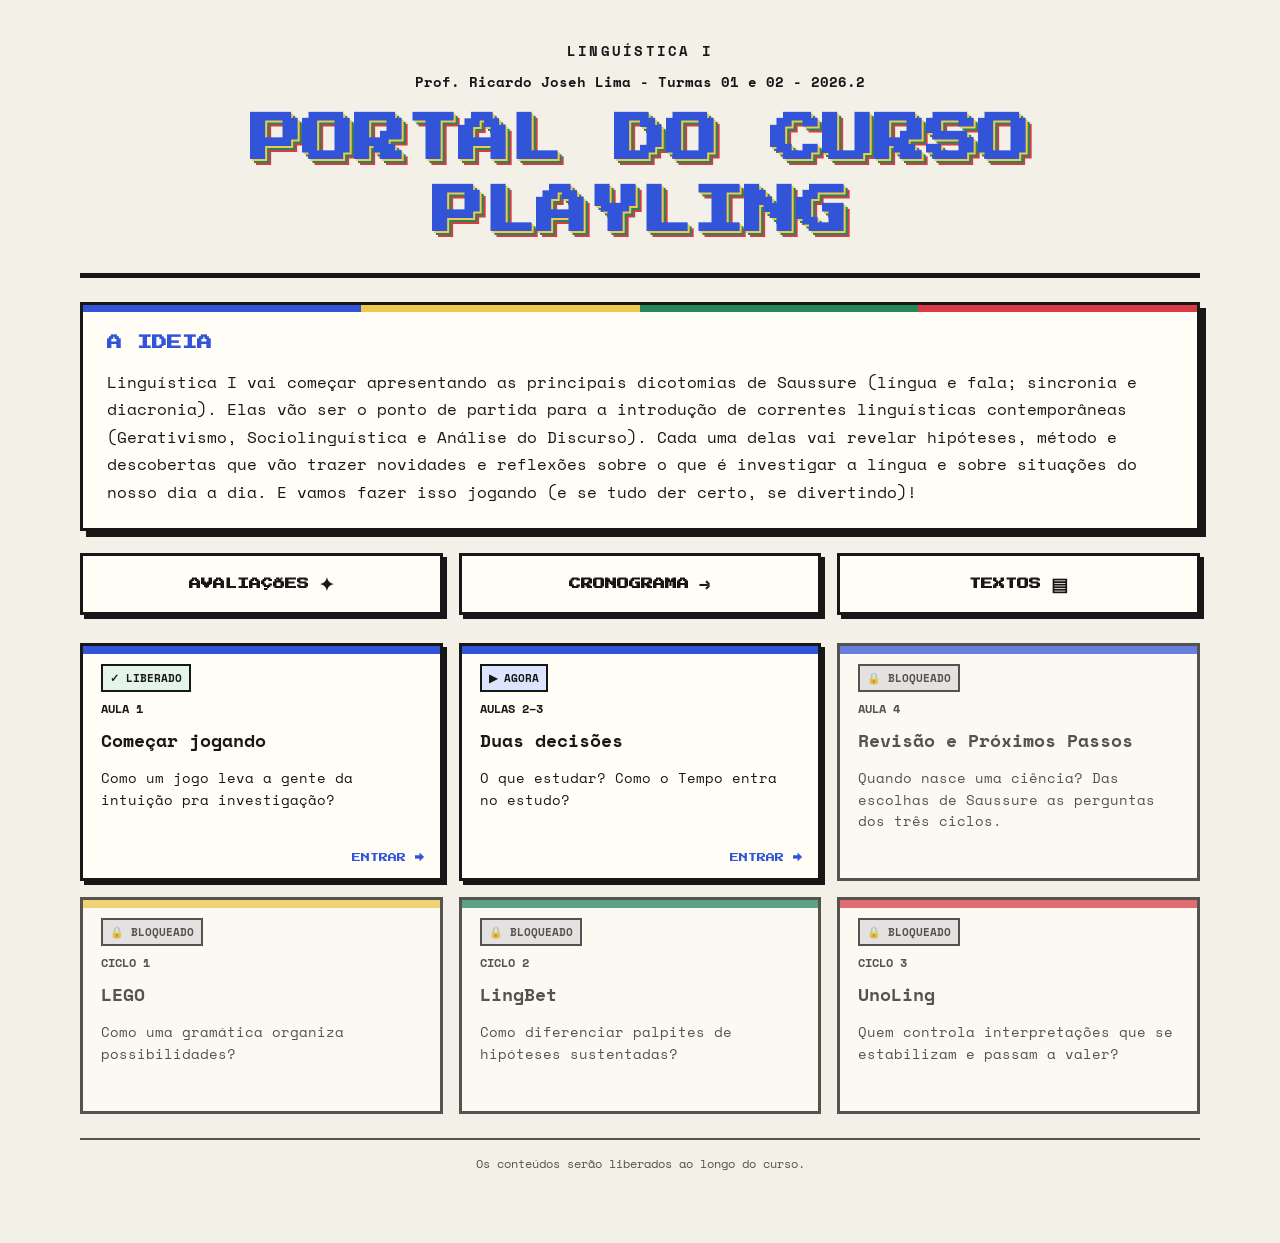
<file: index.html>
<!doctype html>
<html lang="pt-BR">
<head>
  <meta charset="utf-8" />
  <meta name="viewport" content="width=device-width, initial-scale=1" />
  <title>PlayLing — Linguística I</title>
  <link rel="preconnect" href="https://fonts.googleapis.com">
  <link rel="preconnect" href="https://fonts.gstatic.com" crossorigin>
  <link href="https://fonts.googleapis.com/css2?family=Press+Start+2P&family=Space+Mono:wght@400;700&display=swap" rel="stylesheet">
  <style>
    :root{
      --bg:#f3f0e8;
      --ink:#171717;
      --paper:#fffdf5;
      --blue:#3154d8;   /* Aulas introdutórias */
      --yellow:#f0c94c; /* LEGO */
      --green:#25865a;  /* LingBet */
      --red:#d83b46;    /* UnoLing */
      --line:#171717;
      --muted:#e8e5dc;
      --shadow:6px 6px 0 var(--line);
      --shadow-hover:3px 3px 0 var(--line);
      --speed:.12s;
    }

    *{box-sizing:border-box}
    body{margin:0;background:var(--bg);color:var(--ink);font-family:"Space Mono",monospace}
    a{color:inherit}
    .wrap{width:min(1120px,92vw);margin:0 auto;padding:34px 0 70px}

    .masthead{
      text-align:center;
      border-bottom:5px solid var(--line);
      padding:6px 0 24px;
    }
    .course-name{
      font-size:14px;
      font-weight:700;
      text-transform:uppercase;
      letter-spacing:.16em;
    }
    .course-meta{
      margin:10px 0 13px;
      font-size:14px;
      font-weight:700;
    }
    h1{
      font-family:"Press Start 2P",monospace;
      font-size:clamp(25px,4.7vw,52px);
      line-height:1.38;
      margin:0;
      color:var(--blue);
      text-shadow:
        2px 2px 0 var(--yellow),
        4px 4px 0 var(--green),
        6px 6px 0 var(--red);
    }

    .panel{
      border:3px solid var(--line);
      background:var(--paper);
      padding:22px 24px;
      box-shadow:var(--shadow);
    }
    .idea{
      margin-top:24px;
      position:relative;
      overflow:hidden;
    }
    .idea::before{
      content:"";
      position:absolute;
      left:0;
      top:0;
      width:100%;
      height:7px;
      background:linear-gradient(
        to right,
        var(--blue) 0 25%,
        var(--yellow) 25% 50%,
        var(--green) 50% 75%,
        var(--red) 75% 100%
      );
    }
    .panel h2{
      font-family:"Press Start 2P",monospace;
      font-size:15px;
      line-height:1.6;
      margin:4px 0 14px;
    }
    .idea h2{color:var(--blue)}
    .idea-text{
      font-size:16px;
      line-height:1.72;
      margin:0;
    }

    .quick-links{
      display:grid;
      grid-template-columns:repeat(3,1fr);
      gap:16px;
      margin-top:22px;
    }
    .quick-link{
      display:flex;
      align-items:center;
      justify-content:center;
      gap:10px;
      min-height:62px;
      border:3px solid var(--line);
      background:var(--paper);
      padding:15px 18px;
      color:var(--ink);
      text-decoration:none;
      font-weight:700;
      text-align:center;
      box-shadow:4px 4px 0 var(--line);
      transition:transform var(--speed) ease, box-shadow var(--speed) ease, background var(--speed) ease;
    }
    .quick-link:hover,
    .quick-link:focus-visible{
      transform:translate(2px,2px);
      box-shadow:2px 2px 0 var(--line);
      background:#fff;
      outline:none;
    }
    .quick-link .label{
      font-family:"Press Start 2P",monospace;
      font-size:12px;
      line-height:1.5;
    }
    .quick-link .icon{font-size:18px;line-height:1}

    .map{
      display:grid;
      grid-template-columns:repeat(3,1fr);
      gap:16px;
      margin-top:28px;
    }

    /*
      COMO LIBERAR UM MÓDULO MAIS TARDE
      ----------------------------------
      1) troque data-state="locked" por data-state="open"
      2) acrescente href="nome-da-pagina.html"

      Para marcar o módulo da aula atual:
      data-state="current" + href="..." + aria-current="page"

      Para marcar apenas o próximo módulo, ainda sem acesso:
      data-state="next" e sem href

      Exemplo:
      <a class="module lego" data-state="open" href="legoling.html">...</a>
    */

    .module{
      --accent:var(--blue);
      border:3px solid var(--line);
      background:var(--paper);
      padding:18px 18px 46px;
      min-height:182px;
      position:relative;
      display:block;
      color:var(--ink);
      text-decoration:none;
      box-shadow:0 0 0 transparent;
      transition:
        transform var(--speed) ease,
        box-shadow var(--speed) ease,
        background var(--speed) ease,
        opacity var(--speed) ease;
    }
    .module::before{
      content:"";
      position:absolute;
      left:0;
      top:0;
      width:100%;
      height:8px;
      background:var(--accent);
    }
    .module.intro{--accent:var(--blue)}
    .module.lego{--accent:var(--yellow)}
    .module.bet{--accent:var(--green)}
    .module.uno{--accent:var(--red)}

    /* Cartões clicáveis: atual ou já liberado */
    .module[data-state="current"],
    .module[data-state="open"]{
      cursor:pointer;
      box-shadow:4px 4px 0 var(--line);
    }
    .module[data-state="current"]:hover,
    .module[data-state="current"]:focus-visible,
    .module[data-state="open"]:hover,
    .module[data-state="open"]:focus-visible{
      transform:translate(2px,2px);
      box-shadow:2px 2px 0 var(--line);
      background:#fff;
      outline:none;
    }
    .module[data-state="current"]:focus-visible,
    .module[data-state="open"]:focus-visible{
      outline:3px dashed var(--accent);
      outline-offset:4px;
    }

    /* Próximo e bloqueado continuam visíveis, mas não fingem ser links */
    .module[data-state="next"],
    .module[data-state="locked"]{
      cursor:default;
    }
    .module[data-state="locked"]{
      opacity:.72;
    }

    .kicker{
      font-size:12px;
      font-weight:700;
      text-transform:uppercase;
      margin-top:8px;
    }
    .module h3{font-size:18px;margin:10px 0}
    .module p{font-size:14px;line-height:1.55;margin-bottom:0}

    .status{
      display:inline-block;
      border:2px solid var(--line);
      padding:4px 7px;
      font-size:11px;
      font-weight:700;
      background:#eee;
    }
    .status::before{white-space:nowrap}

    .module[data-state="current"] .status{background:#dce5ff}
    .module[data-state="current"] .status::before{content:"▶ AGORA"}

    .module[data-state="open"] .status{background:#e5f4e9}
    .module[data-state="open"] .status::before{content:"✓ LIBERADO"}

    .module[data-state="next"] .status{background:#edf1ff}
    .module[data-state="next"] .status::before{content:"→ A SEGUIR"}

    .module[data-state="locked"] .status{background:#ddd}
    .module[data-state="locked"] .status::before{content:"🔒 BLOQUEADO"}

    /* Indicação permanente de clique — importante no celular, onde não existe hover */
    .enter{
      display:none;
      position:absolute;
      right:16px;
      bottom:14px;
      font-family:"Press Start 2P",monospace;
      font-size:9px;
      line-height:1.4;
      color:var(--accent);
    }
    .module[data-state="current"] .enter,
    .module[data-state="open"] .enter{
      display:block;
    }

    .footer-note{
      margin-top:24px;
      padding-top:14px;
      border-top:2px solid var(--line);
      font-size:12px;
      line-height:1.6;
      text-align:center;
      opacity:.72;
    }

    @media(max-width:820px){
      .map{grid-template-columns:1fr}
      .quick-links{grid-template-columns:1fr}
      .idea-text{font-size:15px}
      h1{text-shadow:1px 1px 0 var(--yellow),2px 2px 0 var(--green),3px 3px 0 var(--red)}
      .module[data-state="current"],
      .module[data-state="open"]{
        box-shadow:4px 4px 0 var(--line);
      }
    }

    @media(prefers-reduced-motion:reduce){
      *,*::before,*::after{transition:none!important}
    }
  </style>
</head>
<body>
  <main class="wrap">
    <header class="masthead">
      <div class="course-name">LINGUÍSTICA I</div>
      <div class="course-meta">Prof. Ricardo Joseh Lima - Turmas 01 e 02 - 2026.2</div>
      <h1>PORTAL DO CURSO<br>PLAYLING</h1>
    </header>

    <section class="panel idea">
      <h2>A IDEIA</h2>
      <p class="idea-text">Linguística I vai começar apresentando as principais dicotomias de Saussure (língua e fala; sincronia e diacronia). Elas vão ser o ponto de partida para a introdução de correntes linguísticas contemporâneas (Gerativismo, Sociolinguística e Análise do Discurso). Cada uma delas vai revelar hipóteses, método e descobertas que vão trazer novidades e reflexões sobre o que é investigar a língua e sobre situações do nosso dia a dia. E vamos fazer isso jogando (e se tudo der certo, se divertindo)!</p>
    </section>

    <nav class="quick-links" aria-label="Acessos permanentes">
      <a class="quick-link" href="avaliacoes.html"><span class="label">AVALIAÇÕES</span><span class="icon" aria-hidden="true">✦</span></a>
      <a class="quick-link" href="cronograma.html"><span class="label">CRONOGRAMA</span><span class="icon" aria-hidden="true">→</span></a>
      <a class="quick-link" href="textos.html"><span class="label">TEXTOS</span><span class="icon" aria-hidden="true">▤</span></a>
    </nav>

    <section class="map" aria-label="Mapa das aulas e ciclos">
      <!--
        Os estados NÃO são mais alterados aqui.
        Para avançar o curso, edite somente site-config.js.
      -->
      <a class="module intro" data-items="aula-01" data-href="aula-01-jogo.html">
        <span class="status"></span>
        <div class="kicker">Aula 1</div>
        <h3>Começar jogando</h3>
        <p>Como um jogo leva a gente da intuição pra investigação?</p>
        <span class="enter" aria-hidden="true">ENTRAR →</span>
      </a>

      <a class="module intro" data-items="aula-02,aula-03" data-href="aulas-02-03-saussure.html">
        <span class="status"></span>
        <div class="kicker">Aulas 2–3</div>
        <h3>Duas decisões</h3>
        <p>O que estudar? Como o Tempo entra no estudo?</p>
        <span class="enter" aria-hidden="true">ENTRAR →</span>
      </a>

      <a class="module intro" data-items="aula-04" data-href="aula-04-revisao-proximos-passos.html">
        <span class="status"></span>
        <div class="kicker">Aula 4</div>
        <h3>Revisão e Próximos Passos</h3>
        <p>Quando nasce uma ciência? Das escolhas de Saussure as perguntas dos três ciclos.</p>
        <span class="enter" aria-hidden="true">ENTRAR →</span>
      </a>

      <a class="module lego" data-items="ciclo-01" data-href="ciclo-01-lego-gerativismo.html">
        <span class="status"></span>
        <div class="kicker">Ciclo 1</div>
        <h3>LEGO</h3>
        <p>Como uma gramática organiza possibilidades?</p>
        <span class="enter" aria-hidden="true">ENTRAR →</span>
      </a>

      <a class="module bet" data-items="ciclo-02" data-href="ciclo-02-lingbet-sociolinguistica.html">
        <span class="status"></span>
        <div class="kicker">Ciclo 2</div>
        <h3>LingBet</h3>
        <p>Como diferenciar palpites de hipóteses sustentadas?</p>
        <span class="enter" aria-hidden="true">ENTRAR →</span>
      </a>

      <a class="module uno" data-items="ciclo-03" data-href="ciclo-03-unoling-analise-discurso.html">
        <span class="status"></span>
        <div class="kicker">Ciclo 3</div>
        <h3>UnoLing</h3>
        <p>Quem controla interpretações que se estabilizam e passam a valer?</p>
        <span class="enter" aria-hidden="true">ENTRAR →</span>
      </a>
    </section>

    <div class="footer-note">Os conteúdos serão liberados ao longo do curso.</div>
  </main>

  <script src="site-config.js"></script>
  <script>
    (() => {
      if(!window.PlayLing) return;
      document.querySelectorAll('.module[data-items]').forEach(module => {
        const ids = module.dataset.items.split(',').map(s => s.trim()).filter(Boolean);
        const state = PlayLing.groupState(ids);
        module.dataset.state = state;
        const available = state === 'current' || state === 'open';
        if(available){
          module.href = module.dataset.href;
          module.removeAttribute('aria-disabled');
          if(state === 'current') module.setAttribute('aria-current','page');
        } else {
          module.removeAttribute('href');
          module.setAttribute('aria-disabled','true');
        }
      });
    })();
  </script>
</body>
</html>
</file>
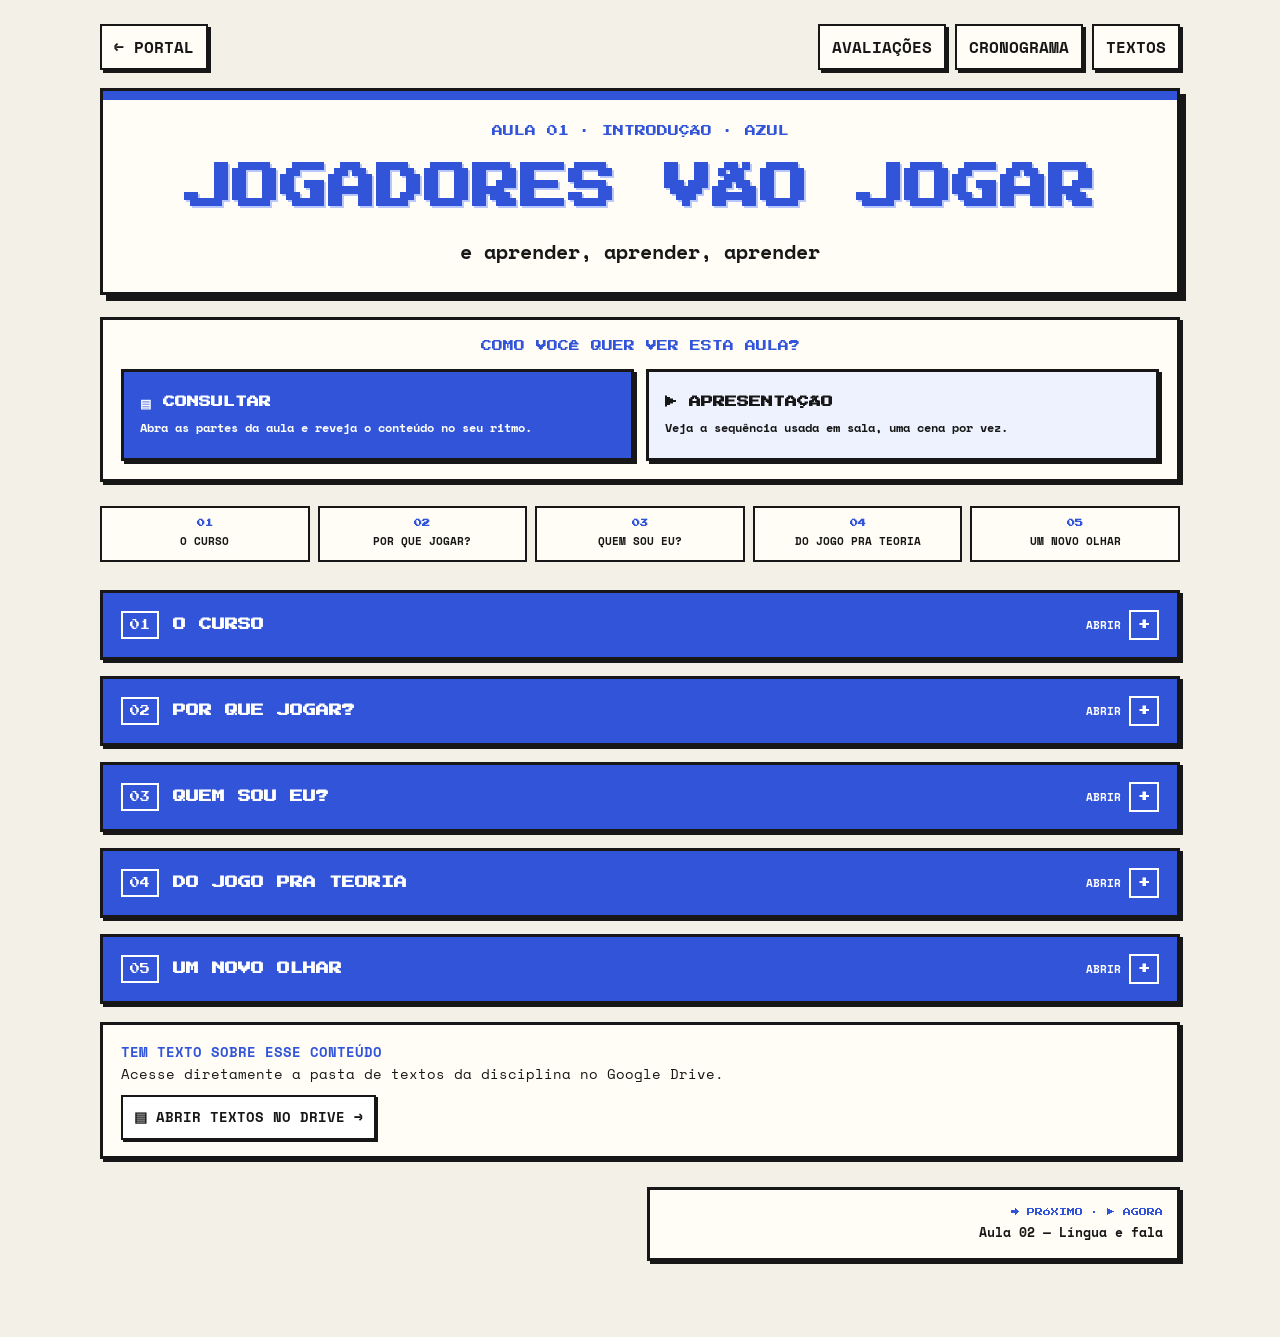
<file: aula-01-jogo.html>
<!DOCTYPE html>

<html lang="pt-BR">
<head>
<meta charset="utf-8"/>
<meta content="width=device-width, initial-scale=1" name="viewport"/>
<meta content="#3154d8" name="theme-color"/>
<title>Aula 01 — PlayLing | Linguística I</title>
<link href="https://fonts.googleapis.com" rel="preconnect"/>
<link crossorigin="" href="https://fonts.gstatic.com" rel="preconnect"/>
<link href="https://fonts.googleapis.com/css2?family=Press+Start+2P&amp;family=Space+Mono:wght@400;700&amp;display=swap" rel="stylesheet"/>
<style>
    :root{
      --bg:#f3f0e8;
      --paper:#fffdf5;
      --ink:#171717;
      --line:#171717;
      --blue:#3154d8;
      --blue-soft:#dce5ff;
      --blue-pale:#eef2ff;
      --yellow:#f0c94c;
      --green:#25865a;
      --red:#d83b46;
      --muted:#77736a;
      --shadow:6px 6px 0 var(--line);
      --shadow-small:3px 3px 0 var(--line);
      --speed:.14s;
    }

    *{box-sizing:border-box}
    html{scroll-behavior:smooth}
    body{
      margin:0;
      background:var(--bg);
      color:var(--ink);
      font-family:"Space Mono",monospace;
    }
    button,a{font:inherit}
    a{color:inherit}
    button{color:inherit}

    .wrap{width:min(1080px,92vw);margin:0 auto;padding:24px 0 76px}

    /* ---------- Cabeçalho da aula ---------- */
    .topbar{
      display:flex;
      align-items:center;
      justify-content:space-between;
      gap:12px;
      margin-bottom:18px;
    }
    .back-link,
    .utility-link{
      display:inline-flex;
      align-items:center;
      justify-content:center;
      min-height:42px;
      border:2px solid var(--line);
      background:var(--paper);
      padding:9px 12px;
      text-decoration:none;
      font-weight:700;
      box-shadow:var(--shadow-small);
      transition:transform var(--speed),box-shadow var(--speed),background var(--speed);
    }
    .back-link:hover,.back-link:focus-visible,
    .utility-link:hover,.utility-link:focus-visible{
      transform:translate(2px,2px);
      box-shadow:1px 1px 0 var(--line);
      background:#fff;
      outline:none;
    }
    .mini-nav{display:flex;gap:9px;flex-wrap:wrap;justify-content:flex-end}

    .lesson-head{
      position:relative;
      overflow:hidden;
      border:3px solid var(--line);
      background:var(--paper);
      box-shadow:var(--shadow);
      padding:28px 28px 24px;
    }
    .lesson-head::before{
      content:"";
      position:absolute;
      left:0;top:0;width:100%;height:9px;
      background:var(--blue);
    }
    .eyebrow{
      font-family:"Press Start 2P",monospace;
      font-size:11px;
      line-height:1.7;
      color:var(--blue);
      margin:4px 0 14px;
    }
    .lesson-head h1{
      font-family:"Press Start 2P",monospace;
      font-size:clamp(24px,4.4vw,48px);
      line-height:1.35;
      margin:0;
      color:var(--blue);
      text-shadow:2px 2px 0 #b9c7ff;
    }
    .lesson-subtitle{
      margin:16px 0 0;
      font-size:clamp(16px,2vw,20px);
      line-height:1.6;
      font-weight:700;
    }

    /* ---------- Seletor dos dois modos ---------- */
    .modebar{
      margin-top:22px;
      border:3px solid var(--line);
      background:var(--paper);
      box-shadow:var(--shadow-small);
      padding:18px;
    }
    .modebar-title{
      font-family:"Press Start 2P",monospace;
      color:var(--blue);
      font-size:11px;
      line-height:1.6;
      margin:0 0 13px;
      text-align:center;
    }
    .mode-buttons{
      display:grid;
      grid-template-columns:1fr 1fr;
      gap:12px;
    }
    .mode-btn{
      border:3px solid var(--line);
      background:var(--blue-pale);
      padding:17px 16px;
      cursor:pointer;
      box-shadow:3px 3px 0 var(--line);
      transition:transform var(--speed),box-shadow var(--speed),background var(--speed),color var(--speed);
      text-align:left;
      min-height:92px;
    }
    .mode-btn strong{
      display:block;
      font-family:"Press Start 2P",monospace;
      font-size:12px;
      line-height:1.5;
      margin-bottom:8px;
    }
    .mode-btn span{display:block;font-size:12px;line-height:1.5;font-weight:700}
    .mode-btn:hover,.mode-btn:focus-visible{
      transform:translate(2px,2px);
      box-shadow:1px 1px 0 var(--line);
      background:var(--blue-soft);
      outline:none;
    }
    .mode-btn.active{background:var(--blue);color:white}
    .mode-btn.active:hover,.mode-btn.active:focus-visible{background:var(--blue)}

    /* ---------- Mapa da aula ---------- */
    .lesson-map{
      margin:24px 0 0;
      display:grid;
      grid-template-columns:repeat(5,1fr);
      gap:8px;
    }
    .map-chip{
      border:2px solid var(--line);
      background:var(--paper);
      padding:10px 8px;
      text-decoration:none;
      text-align:center;
      font-size:11px;
      line-height:1.4;
      font-weight:700;
    }
    .map-chip span{
      display:block;
      font-family:"Press Start 2P",monospace;
      color:var(--blue);
      font-size:8px;
      margin-bottom:5px;
    }
    .map-chip:hover,.map-chip:focus-visible{background:var(--blue-soft);outline:none}

    /* ---------- Consulta: cinco blocos em accordion ---------- */
    .consultation{margin-top:28px}
    details.lesson-block{
      border:3px solid var(--line);
      background:var(--paper);
      box-shadow:var(--shadow-small);
      margin:0 0 16px;
      overflow:hidden;
    }
    details.lesson-block[open]{box-shadow:var(--shadow)}
    .block-head{
      display:flex;
      align-items:center;
      gap:14px;
      background:var(--blue);
      color:white;
      padding:17px 18px;
      cursor:pointer;
      list-style:none;
      user-select:none;
      transition:filter var(--speed);
    }
    .block-head::-webkit-details-marker{display:none}
    .block-head::marker{content:""}
    .block-head:hover,.block-head:focus-visible{filter:brightness(1.08);outline:none}
    .block-number{
      font-family:"Press Start 2P",monospace;
      font-size:10px;
      border:2px solid white;
      padding:7px;
      white-space:nowrap;
    }
    .block-head h2{
      font-family:"Press Start 2P",monospace;
      font-size:13px;
      line-height:1.5;
      margin:0;
      flex:1;
    }
    .block-toggle{
      display:flex;
      align-items:center;
      gap:8px;
      font-weight:700;
      font-size:11px;
      white-space:nowrap;
    }
    .block-toggle::after{
      content:"+";
      display:inline-flex;
      align-items:center;
      justify-content:center;
      width:26px;height:26px;
      border:2px solid white;
      font-family:"Press Start 2P",monospace;
      font-size:12px;
    }
    details[open] .block-toggle::after{content:"−"}
    details[open] .toggle-text{font-size:0}
    details[open] .toggle-text::after{content:"FECHAR";font-size:11px}
    .block-content{padding:20px}

    .scene{
      position:relative;
      border-left:5px solid var(--blue);
      padding:4px 4px 4px 18px;
      margin:0 0 24px;
    }
    .scene:last-child{margin-bottom:0}
    .scene-label{
      display:block;
      font-size:10px;
      color:var(--muted);
      font-weight:700;
      margin-bottom:7px;
      text-transform:uppercase;
      letter-spacing:.08em;
    }
    .scene h3{
      font-family:"Press Start 2P",monospace;
      font-size:clamp(15px,2vw,22px);
      line-height:1.55;
      margin:0 0 13px;
    }
    .scene p,.scene li{
      font-size:16px;
      line-height:1.7;
    }
    .scene p{margin:9px 0}
    .scene ul{margin:10px 0;padding-left:24px}
    .scene li{margin:6px 0}
    .big-line{
      font-size:clamp(24px,4vw,46px)!important;
      line-height:1.25!important;
      font-weight:700;
      margin:10px 0!important;
    }
    .center{text-align:center}
    .small{font-size:13px!important;color:var(--muted)}
    .quote{
      border:3px solid var(--line);
      background:var(--blue-pale);
      padding:18px;
      margin:10px 0;
    }
    .quote p{font-size:19px;line-height:1.6;margin:0}
    .quote cite{display:block;margin-top:12px;font-size:13px;font-style:normal;font-weight:700;color:var(--blue)}
    .warning{
      border:3px solid var(--line);
      background:#fff5ce;
      padding:18px;
      font-weight:700;
    }
    .question-card{
      border:3px solid var(--line);
      background:var(--blue-pale);
      padding:20px;
      box-shadow:var(--shadow-small);
    }
    .question-card .game-name{
      font-family:"Press Start 2P",monospace;
      color:var(--blue);
      font-size:16px;
      line-height:1.6;
      margin:0 0 14px;
    }
    .question-grid{
      display:grid;
      grid-template-columns:1fr 1fr;
      gap:12px;
      margin-top:14px;
    }
    .question-grid div{
      border:2px solid var(--line);
      background:var(--paper);
      padding:14px;
      font-weight:700;
      line-height:1.55;
    }
    .theory-list{
      display:grid;
      grid-template-columns:repeat(3,1fr);
      gap:10px;
      margin:16px 0;
    }
    .theory-list div{
      border:2px solid var(--line);
      background:var(--paper);
      padding:14px;
      text-align:center;
      font-weight:700;
    }
    .definition{
      border:3px solid var(--line);
      background:var(--blue);
      color:white;
      padding:20px;
      margin:14px 0;
    }
    .definition strong{
      font-family:"Press Start 2P",monospace;
      display:block;
      font-size:12px;
      line-height:1.6;
      margin-bottom:10px;
    }

    /* ---------- MENAS: o olhar muda em quatro passos ---------- */
    .menas-stage{
      --menas-bg:#090909;
      --menas-fg:#ffffff;
      border:3px solid var(--line);
      background:var(--menas-bg);
      color:var(--menas-fg);
      padding:30px 22px;
      min-height:350px;
      display:flex;
      flex-direction:column;
      justify-content:center;
      transition:background .6s ease,color .6s ease;
    }
    .menas-word{
      font-family:"Press Start 2P",monospace;
      font-size:clamp(34px,8vw,80px);
      text-align:center;
      line-height:1.2;
      margin:0 0 26px;
    }
    .menas-explanation{
      display:none;
      max-width:850px;
      margin:0 auto;
      font-size:15px;
      line-height:1.65;
    }
    .menas-explanation + .menas-explanation{margin-top:14px}
    .menas-stage[data-step="1"]{--menas-bg:#303030}
    .menas-stage[data-step="2"]{--menas-bg:#bdbdbd;--menas-fg:#111}
    .menas-stage[data-step="2"] .explanation-1{display:block}
    .menas-stage[data-step="3"]{--menas-bg:#ffffff;--menas-fg:#111}
    .menas-stage[data-step="3"] .menas-explanation{display:block}
    .menas-controls{
      display:flex;
      justify-content:center;
      gap:10px;
      margin-top:16px;
      flex-wrap:wrap;
    }
    .menas-btn{
      border:2px solid var(--line);
      background:var(--paper);
      padding:10px 13px;
      cursor:pointer;
      font-weight:700;
      box-shadow:2px 2px 0 var(--line);
    }
    .menas-btn:hover,.menas-btn:focus-visible{background:var(--blue-soft);outline:none}

    /* ---------- Xadrez: Saussure e o sistema ---------- */
    .chess-analogy{
      display:grid;
      grid-template-columns:minmax(220px,320px) 1fr;
      gap:24px;
      align-items:center;
      margin-top:18px;
    }
    .chessboard{
      width:min(100%,320px);
      aspect-ratio:1;
      display:grid;
      grid-template-columns:repeat(8,1fr);
      border:4px solid var(--line);
      box-shadow:var(--shadow-small);
      background:#fff;
    }
    .chess-cell{
      display:flex;
      align-items:center;
      justify-content:center;
      font-family:"DejaVu Sans","Noto Sans Symbols 2","Segoe UI Symbol",serif;
      font-size:clamp(20px,3vw,34px);
      line-height:1;
    }
    .chess-cell.light{background:#f7f3e9;color:#111}
    .chess-cell.dark{background:#5f6470;color:#fff}
    .chess-quote{
      margin:0;
      border-left:5px solid var(--blue);
      background:var(--blue-pale);
      padding:18px 20px;
    }
    .chess-quote p{margin:0 0 10px;font-size:14px;line-height:1.65}
    .chess-quote cite{font-size:12px;font-weight:700;color:var(--blue);font-style:normal}

    /* ---------- MENAS: palavra fixa; o olhar aparece ao redor ---------- */
    .menas-scene-title{font-size:clamp(20px,3vw,32px)!important;max-width:100%!important}
    .menas-stage{
      position:relative;
      display:block;
      min-height:430px;
      padding:24px;
      overflow:hidden;
    }
    .menas-word{
      position:absolute;
      left:50%;
      top:50%;
      transform:translate(-50%,-50%);
      margin:0;
      z-index:2;
      font-size:clamp(28px,6vw,62px);
      white-space:nowrap;
    }
    .menas-explanation{
      position:absolute;
      display:none;
      width:min(43%,390px);
      margin:0;
      padding:13px 15px;
      border:2px solid var(--line);
      background:rgba(255,255,255,.92);
      color:#111;
      font-size:13px;
      line-height:1.5;
      z-index:3;
      box-shadow:2px 2px 0 var(--line);
    }
    .menas-explanation + .menas-explanation{margin-top:0}
    .menas-stage .explanation-1{left:18px;top:18px}
    .menas-stage .explanation-2{right:18px;bottom:18px}
    .menas-stage[data-step="2"] .explanation-1{display:block}
    .menas-stage[data-step="3"] .menas-explanation{display:block}

    /* ---------- Três jogos futuros ---------- */
    .future-games{
      display:grid;
      grid-template-columns:repeat(3,1fr);
      gap:14px;
      margin-top:16px;
    }
    .game-card{
      border:3px solid var(--line);
      background:var(--paper);
      box-shadow:var(--shadow-small);
      padding:18px;
      text-align:center;
    }
    .pixel-object{height:90px;display:flex;align-items:center;justify-content:center;margin-bottom:12px}
    .lego-brick{
      width:92px;height:48px;background:var(--yellow);border:4px solid var(--line);position:relative;
      box-shadow:5px 5px 0 #a68820;
    }
    .lego-brick::before{
      content:"";position:absolute;left:10px;top:-16px;width:18px;height:14px;background:var(--yellow);border:4px solid var(--line);box-shadow:28px 0 0 -4px var(--yellow),28px 0 0 0 var(--line),56px 0 0 -4px var(--yellow),56px 0 0 0 var(--line);
    }
    .dice{
      width:68px;height:68px;border:4px solid var(--line);background:var(--green);position:relative;box-shadow:5px 5px 0 #145738;
    }
    .dice::before{
      content:"";position:absolute;width:9px;height:9px;background:white;border:2px solid var(--line);left:11px;top:11px;box-shadow:30px 0 0 -2px white,30px 0 0 0 var(--line),15px 15px 0 -2px white,15px 15px 0 0 var(--line),0 30px 0 -2px white,0 30px 0 0 var(--line),30px 30px 0 -2px white,30px 30px 0 0 var(--line);
    }
    .uno-card{
      width:60px;height:82px;border:4px solid var(--line);background:var(--red);box-shadow:5px 5px 0 #87242c;display:flex;align-items:center;justify-content:center;color:white;font-family:"Press Start 2P",monospace;font-size:20px;transform:rotate(4deg);
    }
    .game-card h4{
      font-family:"Press Start 2P",monospace;
      font-size:11px;
      line-height:1.6;
      margin:6px 0;
    }
    .game-card p{font-size:13px;line-height:1.5;margin:7px 0 0}

    .course-bridge{
      margin-top:18px;
      border:3px dashed var(--blue);
      padding:17px;
      background:var(--blue-pale);
    }
    .course-bridge strong{color:var(--blue)}

    .material-bar{
      display:flex;
      align-items:center;
      justify-content:space-between;
      gap:14px;
      border:3px solid var(--line);
      background:var(--paper);
      box-shadow:var(--shadow-small);
      padding:16px 18px;
      margin-top:28px;
    }
    .material-bar p{margin:0;font-size:13px;line-height:1.5}
    .pdf-link{
      border:2px solid var(--line);
      background:#dedede;
      color:#666;
      padding:10px 13px;
      text-decoration:none;
      font-weight:700;
      cursor:not-allowed;
      white-space:nowrap;
    }

    /* ============================================================
       MODO APRESENTAÇÃO
       O conteúdo NÃO é duplicado: são as mesmas .scene do modo consulta.
       O JavaScript apenas mostra uma por vez em tela cheia.
       ============================================================ */
    .presentation-ui{display:none}
    body.presentation{
      overflow:hidden;
      background:var(--blue);
    }
    body.presentation .wrap{width:100%;max-width:none;margin:0;padding:0}
    body.presentation .topbar,
    body.presentation .lesson-head,
    body.presentation .modebar,
    body.presentation .lesson-map,
    body.presentation .block-head,
    body.presentation .material-bar{display:none!important}
    body.presentation .consultation{margin:0}
    body.presentation details.lesson-block{
      border:0;background:transparent;box-shadow:none;margin:0;overflow:visible;
    }
    body.presentation .block-content{padding:0}
    body.presentation .scene{
      display:none;
      position:fixed;
      inset:0;
      margin:0;
      border:0;
      background:var(--paper);
      padding:clamp(38px,7vw,90px) clamp(28px,8vw,120px) 110px;
      overflow:auto;
      z-index:50;
    }
    body.presentation .scene.present-active{
      display:flex;
      flex-direction:column;
      justify-content:center;
      animation:sceneIn .18s ease-out;
    }
    body.presentation .scene-label{
      position:absolute;
      left:24px;
      top:20px;
      color:var(--blue);
      font-family:"Press Start 2P",monospace;
      font-size:9px;
    }
    body.presentation .scene h3{
      font-size:clamp(24px,4vw,46px);
      max-width:1000px;
    }
    body.presentation .scene p,
    body.presentation .scene li{
      font-size:clamp(18px,2.2vw,28px);
      line-height:1.55;
    }
    body.presentation .scene .small{font-size:clamp(13px,1.5vw,18px)!important}
    body.presentation .quote{max-width:950px}
    body.presentation .quote p{font-size:clamp(22px,3vw,36px)}
    body.presentation .question-card,
    body.presentation .definition,
    body.presentation .warning,
    body.presentation .course-bridge{max-width:1050px;width:100%}
    body.presentation .question-grid{gap:18px}
    body.presentation .question-grid div{font-size:clamp(17px,2vw,24px)}
    body.presentation .theory-list{max-width:900px;width:100%}
    body.presentation .theory-list div{font-size:clamp(17px,1.8vw,23px)}
    body.presentation .future-games{max-width:1000px;width:100%;margin-left:auto;margin-right:auto}
    body.presentation .game-card p{font-size:clamp(13px,1.5vw,18px)}
    body.presentation .chess-analogy{grid-template-columns:minmax(230px,360px) minmax(0,1fr);max-width:1100px;width:100%;gap:30px}
    body.presentation .chessboard{width:min(100%,350px)}
    body.presentation .chess-cell{font-size:clamp(20px,3.2vw,38px)}
    body.presentation .chess-quote p{font-size:clamp(15px,1.65vw,21px);line-height:1.5}
    body.presentation .chess-quote cite{font-size:clamp(11px,1.1vw,14px)}
    body.presentation .scene h3.menas-scene-title{font-size:clamp(18px,2.5vw,30px);line-height:1.35;margin-bottom:12px}
    body.presentation .menas-stage{min-height:min(500px,62vh);max-width:1050px;width:100%}
    body.presentation .menas-word{font-size:clamp(30px,5vw,60px)}
    body.presentation .menas-explanation{font-size:clamp(12px,1.15vw,16px);line-height:1.42}

    body.presentation .presentation-ui{
      display:flex;
      position:fixed;
      left:0;right:0;bottom:0;
      min-height:72px;
      background:var(--blue);
      color:white;
      border-top:4px solid var(--line);
      z-index:100;
      align-items:center;
      justify-content:space-between;
      gap:12px;
      padding:10px 18px;
    }
    .presentation-left,.presentation-right{display:flex;align-items:center;gap:8px}
    .presentation-title{
      font-family:"Press Start 2P",monospace;
      font-size:9px;
      line-height:1.4;
    }
    .present-btn{
      border:2px solid var(--line);
      background:var(--paper);
      color:var(--ink);
      padding:9px 12px;
      font-weight:700;
      cursor:pointer;
      box-shadow:2px 2px 0 var(--line);
    }
    .present-btn:hover,.present-btn:focus-visible{background:#fff;outline:2px solid white;outline-offset:2px}
    .present-count{font-weight:700;min-width:78px;text-align:center}
    .progress-track{
      flex:1;
      height:10px;
      background:#899df0;
      border:2px solid var(--line);
      max-width:360px;
    }
    .progress-fill{height:100%;width:0;background:white;transition:width .15s ease}

    @keyframes sceneIn{
      from{opacity:0;transform:translateY(8px)}
      to{opacity:1;transform:translateY(0)}
    }

    @media(max-width:820px){
      .topbar{align-items:flex-start;flex-direction:column}
      .mini-nav{justify-content:flex-start}
      .lesson-map{grid-template-columns:1fr 1fr}
      .mode-buttons{grid-template-columns:1fr}
      .question-grid,.theory-list,.future-games{grid-template-columns:1fr}
      .material-bar{align-items:flex-start;flex-direction:column}
      .pdf-link{white-space:normal}
      body.presentation .scene{padding:58px 24px 105px}
      body.presentation .question-grid,
      body.presentation .theory-list,
      body.presentation .future-games{grid-template-columns:1fr}
      body.presentation .future-games{gap:8px}
      body.presentation .pixel-object{height:52px}
      body.presentation .lego-brick{transform:scale(.7)}
      body.presentation .dice{transform:scale(.7)}
      body.presentation .uno-card{transform:rotate(4deg) scale(.7)}
      .chess-analogy,body.presentation .chess-analogy{grid-template-columns:1fr}
      .chessboard,body.presentation .chessboard{width:min(78vw,300px);margin:0 auto}
      .menas-stage{min-height:540px}
      .menas-stage .explanation-1{left:12px;right:12px;top:12px;width:auto}
      .menas-stage .explanation-2{left:12px;right:12px;bottom:12px;width:auto}
      body.presentation .menas-stage{min-height:min(570px,68vh)}
      .presentation-title,.progress-track{display:none}
    }

    @media(prefers-reduced-motion:reduce){
      *,*::before,*::after{scroll-behavior:auto!important;transition:none!important;animation:none!important}
    }

    @media print{
      body{background:white}
      .wrap{width:100%;padding:0}
      .topbar,.modebar,.lesson-map,.presentation-ui{display:none!important}
      .lesson-head,.lesson-block,.material-bar{box-shadow:none;break-inside:avoid}
      .lesson-block{break-before:page}
      .scene{break-inside:avoid}
    }
  </style>
<link href="site-common.css" rel="stylesheet"/>
</head>
<body>
<main class="wrap">
<nav aria-label="Navegação da aula" class="topbar">
<a class="back-link" href="index.html">← PORTAL</a>
<div class="mini-nav">
<a class="utility-link" href="avaliacoes.html">AVALIAÇÕES</a>
<a class="utility-link" href="cronograma.html">CRONOGRAMA</a>
<a class="utility-link" href="textos.html">TEXTOS</a>
</div>
</nav>
<header class="lesson-head" style="text-align:center">
<div class="eyebrow">AULA 01 · INTRODUÇÃO · AZUL</div>
<h1>JOGADORES VÃO JOGAR</h1>
<p class="lesson-subtitle" style="text-align:center">e aprender, aprender, aprender</p>
</header>
<section aria-label="Escolha o modo de visualização" class="modebar">
<p class="modebar-title">COMO VOCÊ QUER VER ESTA AULA?</p>
<div class="mode-buttons">
<button class="mode-btn active" id="consultBtn" type="button">
<strong>▤ CONSULTAR</strong>
<span>Abra as partes da aula e reveja o conteúdo no seu ritmo.</span>
</button>
<button class="mode-btn" id="presentBtn" type="button">
<strong>▶ APRESENTAÇÃO</strong>
<span>Veja a sequência usada em sala, uma cena por vez.</span>
</button>
</div>
</section>
<nav aria-label="Partes da Aula 1" class="lesson-map">
<a class="map-chip" href="#bloco-1"><span>01</span>O CURSO</a>
<a class="map-chip" href="#bloco-2"><span>02</span>POR QUE JOGAR?</a>
<a class="map-chip" href="#bloco-3"><span>03</span>QUEM SOU EU?</a>
<a class="map-chip" href="#bloco-4"><span>04</span>DO JOGO PRA TEORIA</a>
<a class="map-chip" href="#bloco-5"><span>05</span>UM NOVO OLHAR</a>
</nav>
<section class="consultation" id="lessonContent">
<!-- BLOCO 1 -------------------------------------------------- -->
<details class="lesson-block" id="bloco-1">
<summary class="block-head">
<span class="block-number">01</span>
<h2>O CURSO</h2>
<span class="block-toggle"><span class="toggle-text">ABRIR</span></span>
</summary>
<div class="block-content">
<section class="scene" data-scene-title="O que a gente vai ver hoje" id="cena-01">
<span class="scene-label">Cena 01</span>
<h3>O QUE A GENTE VAI VER HOJE</h3>
<ul>
<li>Sobre o que é o curso de Linguística I</li>
<li>Uma abordagem para os temas do curso</li>
<li>Um exemplo prático dessa abordagem</li>
<li>Uma breve “visão” do que pode ser a Linguística</li>
<li>O portal do curso, que é o site com nossos próximos passos</li>
</ul>
</section>
<section class="scene" data-scene-title="O curso" id="cena-02">
<span class="scene-label">Cena 02</span>
<h3>O CURSO</h3>
<p>Linguística I vai apresentar as principais dicotomias de Saussure (<strong>língua e fala; sincronia e diacronia</strong>). Elas vão ser o ponto de partida para a introdução de correntes linguísticas contemporâneas (<strong>Gerativismo, Sociolinguística e Análise do Discurso</strong>).</p>
<p>Cada uma delas vai revelar <strong>hipóteses, métodos e descobertas</strong> que vão trazer novidades e reflexões sobre o que é <strong>investigar</strong> a língua e sobre situações do nosso dia a dia.</p>
</section>
<section class="scene center" data-scene-title="Ou seja" id="cena-03">
<span class="scene-label" style="text-align:center">Cena 03</span>
<h3>OU SEJA...</h3>
<p class="big-line">Textos, aulas teóricas, mais textos, provas, seminários e, bem, textos.</p>
<p class="big-line">Todos de autores homens, brancos, nascidos na primeira metade do século XX. Nenhum é brasileiro. E estão (quase) todos mortos...</p>
</section>
<section class="scene center" data-scene-title="Ou não" id="cena-04">
<span class="scene-label">Cena 04</span>
<h3 class="big-line">OU NÃO.</h3>
</section>
<section class="scene center" data-scene-title="Conteúdo extra" id="cena-04extra">
<span class="scene-label">Cena 04</span>
<h3 class="big-line" style="text-align:center">Aqui tem conteúdo extra!</h3>
<p>Isso vai acontecer em todas as aulas. Mas nem sempre vai ser avisado!</p>
<p> E vai fazer parte da sua jornada... e da sua avaliação.</p>
</section>
</div>
</details>
<!-- BLOCO 2 -------------------------------------------------- -->
<details class="lesson-block" id="bloco-2">
<summary class="block-head">
<span class="block-number">02</span>
<h2>POR QUE JOGAR?</h2>
<span class="block-toggle"><span class="toggle-text">ABRIR</span></span>
</summary>
<div class="block-content">
<section class="scene" data-scene-title="Mitchel Resnick" id="cena-05">
<span class="scene-label">Cena 05</span>
<div class="quote">
<p>“A maior invenção da humanidade é o jardim de infância.”</p>
<cite>Mitchel Resnick</cite>
</div>
</section>
<section class="scene" data-scene-title="George Bernard Shaw" id="cena-06">
<span class="scene-label">Cena 06</span>
<div class="quote">
<p>“As pessoas não param de brincar porque elas crescem; elas crescem porque elas param de brincar.”</p>
<cite>George Bernard Shaw</cite>
</div>
</section>
<section class="scene" data-scene-title="Richard Feynman" id="cena-07">
<span class="scene-label">Cena 07</span>
<div class="quote">
<p>“Se você não está se divertindo, então não está aprendendo. Existe uma alegria em descobrir coisas.”</p>
<cite>Richard Feynman</cite>
</div>
</section>
<section class="scene" data-scene-title="Mas atenção" id="cena-08">
<span class="scene-label">Cena 08</span>
<div class="warning">
<h3>MAS ATENÇÃO:</h3>
<p>Brincar não é o oposto de trabalho sério.</p>
<p>Você pode se divertir <strong>E</strong> ser sério.</p>
</div>
</section>
<section class="scene" data-scene-title="A hipótese do curso" id="cena-09">
<span class="scene-label">Cena 09</span>
<h3>NESSE CURSO, VAMOS PRATICAR DUAS IDEIAS</h3>
<ul>
<li>jogar e brincar nos ajudam a ver coisas que não estão acessíveis para a gente;</li>
<li>o que está por trás dos jogos também pode ajudar a entender como a língua funciona.</li>
</ul>
</section>
<section class="scene" data-scene-title="Jogos como ilustração" id="cena-10">
<span class="scene-label">Cena 10</span>
<h3>OLHA QUEM USOU JOGOS PARA ILUSTRAR SUAS IDEIAS...</h3>
<div class="chess-analogy">
<div aria-label="Tabuleiro de xadrez na posição inicial" class="chessboard" role="img">
<span aria-hidden="true" class="chess-cell light">♜</span>
<span aria-hidden="true" class="chess-cell dark">♞</span>
<span aria-hidden="true" class="chess-cell light">♝</span>
<span aria-hidden="true" class="chess-cell dark">♛</span>
<span aria-hidden="true" class="chess-cell light">♚</span>
<span aria-hidden="true" class="chess-cell dark">♝</span>
<span aria-hidden="true" class="chess-cell light">♞</span>
<span aria-hidden="true" class="chess-cell dark">♜</span>
<span aria-hidden="true" class="chess-cell dark">♟</span>
<span aria-hidden="true" class="chess-cell light">♟</span>
<span aria-hidden="true" class="chess-cell dark">♟</span>
<span aria-hidden="true" class="chess-cell light">♟</span>
<span aria-hidden="true" class="chess-cell dark">♟</span>
<span aria-hidden="true" class="chess-cell light">♟</span>
<span aria-hidden="true" class="chess-cell dark">♟</span>
<span aria-hidden="true" class="chess-cell light">♟</span>
<span aria-hidden="true" class="chess-cell light"></span>
<span aria-hidden="true" class="chess-cell dark"></span>
<span aria-hidden="true" class="chess-cell light"></span>
<span aria-hidden="true" class="chess-cell dark"></span>
<span aria-hidden="true" class="chess-cell light"></span>
<span aria-hidden="true" class="chess-cell dark"></span>
<span aria-hidden="true" class="chess-cell light"></span>
<span aria-hidden="true" class="chess-cell dark"></span>
<span aria-hidden="true" class="chess-cell dark"></span>
<span aria-hidden="true" class="chess-cell light"></span>
<span aria-hidden="true" class="chess-cell dark"></span>
<span aria-hidden="true" class="chess-cell light"></span>
<span aria-hidden="true" class="chess-cell dark"></span>
<span aria-hidden="true" class="chess-cell light"></span>
<span aria-hidden="true" class="chess-cell dark"></span>
<span aria-hidden="true" class="chess-cell light"></span>
<span aria-hidden="true" class="chess-cell light"></span>
<span aria-hidden="true" class="chess-cell dark"></span>
<span aria-hidden="true" class="chess-cell light"></span>
<span aria-hidden="true" class="chess-cell dark"></span>
<span aria-hidden="true" class="chess-cell light"></span>
<span aria-hidden="true" class="chess-cell dark"></span>
<span aria-hidden="true" class="chess-cell light"></span>
<span aria-hidden="true" class="chess-cell dark"></span>
<span aria-hidden="true" class="chess-cell dark"></span>
<span aria-hidden="true" class="chess-cell light"></span>
<span aria-hidden="true" class="chess-cell dark"></span>
<span aria-hidden="true" class="chess-cell light"></span>
<span aria-hidden="true" class="chess-cell dark"></span>
<span aria-hidden="true" class="chess-cell light"></span>
<span aria-hidden="true" class="chess-cell dark"></span>
<span aria-hidden="true" class="chess-cell light"></span>
<span aria-hidden="true" class="chess-cell light">♙</span>
<span aria-hidden="true" class="chess-cell dark">♙</span>
<span aria-hidden="true" class="chess-cell light">♙</span>
<span aria-hidden="true" class="chess-cell dark">♙</span>
<span aria-hidden="true" class="chess-cell light">♙</span>
<span aria-hidden="true" class="chess-cell dark">♙</span>
<span aria-hidden="true" class="chess-cell light">♙</span>
<span aria-hidden="true" class="chess-cell dark">♙</span>
<span aria-hidden="true" class="chess-cell dark">♖</span>
<span aria-hidden="true" class="chess-cell light">♘</span>
<span aria-hidden="true" class="chess-cell dark">♗</span>
<span aria-hidden="true" class="chess-cell light">♕</span>
<span aria-hidden="true" class="chess-cell dark">♔</span>
<span aria-hidden="true" class="chess-cell light">♗</span>
<span aria-hidden="true" class="chess-cell dark">♘</span>
<span aria-hidden="true" class="chess-cell light">♖</span>
</div>
<blockquote class="chess-quote">
<p>“Tanto no jogo da língua quanto durante uma partida de xadrez estamos diante de um sistema de valores e assistimos suas modificações. Não importa o caminho percorrido; ‘o que acompanhou toda a partida não tem a menor vantagem sobre o curioso que vem espiar o estado do jogo no momento crítico para descrever a posição, é perfeitamente inútil recordar o que ocorreu dez segundos antes’.”</p>
<cite>Saussure, 1975, p. 105</cite>
</blockquote>
</div>
</section>
<section class="scene center" data-scene-title="PlayLing" id="cena-11">
<span class="scene-label">Cena 11</span>
<h3>ENTÃO POR ISSO ESSE CURSO SE CHAMA...</h3>
<p class="big-line" style="color:var(--blue);font-family:'Press Start 2P',monospace">PLAYLING</p>
<p>E essa aula se chama <strong>“Jogadores vão jogar (e aprender, aprender, aprender)”</strong>.</p>
</section>
</div>
</details>
<!-- BLOCO 3 -------------------------------------------------- -->
<details class="lesson-block" id="bloco-3">
<summary class="block-head">
<span class="block-number">03</span>
<h2>QUEM SOU EU?</h2>
<span class="block-toggle"><span class="toggle-text">ABRIR</span></span>
</summary>
<div class="block-content">
<section class="scene center" data-scene-title="Vamos testar" id="cena-12">
<span class="scene-label">Cena 12</span>
<h3>E O QUE ACONTECE QUANDO, DEPOIS DE JOGAR E BRINCAR, A GENTE REFLETE SOBRE O JOGO?</h3>
<p class="big-line">VAMOS TESTAR.</p>
</section>
<section class="scene" data-scene-title="Quem sou eu?" id="cena-13">
<span class="scene-label">Cena 13</span>
<div class="question-card">
<p class="game-name">QUEM SOU EU?</p>
<p>As regras são simples: eu penso em um objeto; vocês se revezam fazendo perguntas que exigem resposta <strong>SIM</strong> ou <strong>NÃO</strong>, como “Eu sou grande?”, “Eu sou amarelo?”, etc.</p>
<p><strong>Objetivo:</strong> acertar o objeto com o menor número de perguntas.</p>
</div>
</section>
<section class="scene" data-scene-title="Pensando o jogo" id="cena-14">
<span class="scene-label">Cena 14</span>
<h3>PENSANDO O JOGO</h3>
<div class="question-grid">
<div>Seria possível garantir acertar sempre com pelo menos <strong>7 perguntas</strong>?</div>
<div>Por que é impossível — ou não? — acertar com apenas <strong>4 perguntas</strong>?</div>
</div>
</section>
</div>
</details>
<!-- BLOCO 4 -------------------------------------------------- -->
<details class="lesson-block" id="bloco-4">
<summary class="block-head">
<span class="block-number">04</span>
<h2>DO JOGO PRA TEORIA</h2>
<span class="block-toggle"><span class="toggle-text">ABRIR</span></span>
</summary>
<div class="block-content">
<section class="scene" data-scene-title="O que precisamos" id="cena-15">
<span class="scene-label">Cena 15</span>
<h3>PARA RESPONDER AS PERGUNTAS, A GENTE PRECISA...</h3>
<div class="theory-list">
<div>PROPOSTAS CLARAS</div>
<div>UM MÉTODO</div>
<div>PREVISÕES</div>
<div>TESTES</div>
<div>COMPARAÇÕES</div>
<div>MUDAR, SE PRECISO</div>
</div>
</section>
<section class="scene" data-scene-title="Teoria" id="cena-16">
<span class="scene-label">Cena 16</span>
<h3>POR QUE A GENTE PRECISA DISSO TUDO?</h3>
<p>Porque o melhor caminho para conseguir responder as perguntas anteriores parece ser criar uma <strong>TEORIA</strong>.</p>
<div class="definition">
<strong>TEORIA</strong>
              Uma teoria é um modo organizado de olhar para um problema que ajuda a gente a saber o que procurar, como as coisas se relacionam e o que podemos esperar encontrar.
            </div>
<p>E, no final, você pode <strong>colocar a prova</strong> qualquer teoria.</p>
</section>
<section class="scene center" data-scene-title="Linguística..." id="cena-17e">
<span class="scene-label">Cena 17e</span>
<h3>LINGUÍSTICA NÃO É SOMENTE SABER NOMES, DATAS, CONCEITOS...</h3>
</section>
<section class="scene center" data-scene-title="Linguística" id="cena-17">
<span class="scene-label">Cena 17</span>
<h3>LINGUÍSTICA NÃO É SOMENTE FALAR SOBRE LÍNGUA.</h3>
<p class="big-line" style="font-size:clamp(20px,3vw,38px)!important">É construir modos de olhar para a língua e métodos para decidir entre as explicações.</p>
</section>
</div>
</details>
<!-- BLOCO 5 -------------------------------------------------- -->
<details class="lesson-block" id="bloco-5">
<summary class="block-head">
<span class="block-number">05</span>
<h2>UM NOVO OLHAR</h2>
<span class="block-toggle"><span class="toggle-text">ABRIR</span></span>
</summary>
<div class="block-content">
<section class="scene" data-scene-title="MENAS" id="cena-18">
<span class="scene-label">Cena 18</span>
<h3 class="menas-scene-title">O QUE MUDA QUANDO MUDA O OLHAR?</h3>
<div class="menas-stage" data-step="0">
<div class="menas-word">MENAS</div>
<div class="menas-explanation explanation-1">
                Dizem que está errado porque “advérbio não varia”. Mas, em <strong>“menas manteiga”</strong>, <em>menas</em> não pode ser um advérbio, já que advérbios modificam verbos, adjetivos e outros advérbios: aqui, a palavra está modificando um <strong>substantivo</strong>.
              </div>
<div class="menas-explanation explanation-2">
                Em <strong>“pouca manteiga”</strong> e <strong>“muita manteiga”</strong>, <em>pouco</em> e <em>muito</em> concordam com o substantivo. Se <em>menas</em> não é advérbio, que outra análise podemos propor? E o que muda quando passamos a investigar a forma em vez de apenas condená-la?
              </div>
</div>
<div class="menas-controls">
<button class="menas-btn" data-menas-action="next" type="button">MUDAR O OLHAR →</button>
<button class="menas-btn" data-menas-action="reset" type="button">↺ RECOMEÇAR</button>
</div>
</section>
<section class="scene" data-scene-title="Método e olhar" id="cena-19">
<span class="scene-label">Cena 19</span>
<div class="question-grid">
<div><strong>QUEM SOU EU?</strong><br/>revelou a importância de ter <strong>métodos</strong>.</div>
<div><strong>MENAS</strong><br/>revelou a importância do <strong>olhar, do novo</strong>.</div>
</div>
</section>
<section class="scene" data-scene-title="Nossos jogos" id="cena-20">
<span class="scene-label">Cena 20</span>
<h3>NOSSOS JOGOS NESSE CURSO</h3>
<div class="future-games">
<div class="game-card">
<div class="pixel-object"><div aria-hidden="true" class="lego-brick"></div></div>
<h4>LEGO</h4>
<p>Como diferentes gramáticas podem organizar possibilidades?</p>
</div>
<div class="game-card">
<div class="pixel-object"><div aria-hidden="true" class="dice"></div></div>
<h4>LINGBET</h4>
<p>Como investigar variação, probabilidade e mudança?</p>
</div>
<div class="game-card">
<div class="pixel-object"><div aria-hidden="true" class="uno-card">+4</div></div>
<h4>UNOLING</h4>
<p>Como interpretações são construídas, disputadas e estabilizadas?</p>
</div>
</div>
<div class="course-bridge">
<strong>Mas antes desses três ciclos...</strong> nas Aulas 2 e 3, vamos retomar as escolhas de Saussure: <strong>língua e fala; sincronia e diacronia</strong>. Na Aula 4, vamos <strong>revisar essas escolhas</strong> e perguntar como elas nos ajudam a formular os problemas que serão investigados nos três ciclos.
            </div>
</section>
<section class="scene center" data-scene-title="Portal do curso" id="cena-21">
<span class="scene-label">Cena 21</span>
<h3>CONTEÚDOS DAS AULAS E MATERIAIS DO CURSO</h3>
<p class="big-line" style="color:var(--blue);font-family:'Press Start 2P',monospace">PLAYLING</p>
<p>O portal é o nosso mapa: mostra onde a gente está, o que vem a seguir e tem o cronograma, avaliações e textos do curso.</p>
<p><a class="back-link" href="index.html" style="display:inline-flex;margin-top:10px">ABRIR O PORTAL →</a></p>
</section>
</div>
</details>
</section>
<section aria-label="Textos da aula" class="text-portal-callout">
<strong>TEM TEXTO SOBRE ESSE CONTEÚDO</strong><br/>
      Acesse diretamente a pasta de textos da disciplina no Google Drive.
      <br/><a class="text-portal-link" href="https://drive.google.com/drive/folders/1tIUsTf-qjTyWiIr1S74jszs9MIUOoq1M?usp=sharing" rel="noopener noreferrer" target="_blank">▤ ABRIR TEXTOS NO DRIVE →</a>
</section>
<nav aria-label="Aula anterior e próxima aula" class="course-sequence-nav" data-course-nav="" data-current="aula-01"></nav>
</main>
<!-- Barra visível apenas durante a projeção -->
<div aria-label="Controles da apresentação" class="presentation-ui">
<div class="presentation-left">
<button class="present-btn" id="exitPresent" type="button">✕ SAIR</button>
<button class="present-btn" id="fullscreenBtn" type="button">⛶ TELA CHEIA</button>
</div>
<div class="presentation-title">PLAYLING · AULA 01</div>
<div aria-hidden="true" class="progress-track"><div class="progress-fill" id="progressFill"></div></div>
<div class="presentation-right">
<button aria-label="Cena anterior" class="present-btn" id="prevScene" type="button">←</button>
<span class="present-count" id="presentCount">1 / 21</span>
<button aria-label="Próxima cena" class="present-btn" id="nextScene" type="button">→</button>
</div>
</div>
<script src="site-config.js"></script>
<script src="site-nav.js"></script>
<script>
    (() => {
      const body = document.body;
      const scenes = Array.from(document.querySelectorAll('.scene'));
	  
		// Numeração automática das cenas
	  scenes.forEach((scene, index) => {
		const label = scene.querySelector('.scene-label');
  
		if (label) {
			label.textContent =
				`Cena ${String(index + 1).padStart(2, '0')}`;
		}
	  });
      const consultBtn = document.getElementById('consultBtn');
      const presentBtn = document.getElementById('presentBtn');
      const exitPresent = document.getElementById('exitPresent');
      const prevScene = document.getElementById('prevScene');
      const nextScene = document.getElementById('nextScene');
      const presentCount = document.getElementById('presentCount');
      const progressFill = document.getElementById('progressFill');
      const fullscreenBtn = document.getElementById('fullscreenBtn');
      const lessonBlocks = Array.from(document.querySelectorAll('details.lesson-block'));
      let current = 0;
      let accordionState = [];

      function sceneIndexFromHash(){
        const hash = location.hash.replace('#','');
        const i = scenes.findIndex(scene => scene.id === hash);
        return i >= 0 ? i : 0;
      }

      function showScene(index){
        current = Math.max(0, Math.min(index, scenes.length - 1));
        scenes.forEach((scene, i) => scene.classList.toggle('present-active', i === current));
        presentCount.textContent = `${current + 1} / ${scenes.length}`;
        progressFill.style.width = `${((current + 1) / scenes.length) * 100}%`;
        history.replaceState(null, '', `#${scenes[current].id}`);
        scenes[current].scrollTop = 0;
      }

      function enterPresentation(){
        current = sceneIndexFromHash();
        accordionState = lessonBlocks.map(block => block.open);
        lessonBlocks.forEach(block => block.open = true);
        body.classList.add('presentation');
        consultBtn.classList.remove('active');
        presentBtn.classList.add('active');
        showScene(current);
      }

      function leavePresentation(){
        body.classList.remove('presentation');
        presentBtn.classList.remove('active');
        consultBtn.classList.add('active');
        scenes.forEach(scene => scene.classList.remove('present-active'));
        lessonBlocks.forEach((block, i) => block.open = accordionState[i] ?? false);
        const target = scenes[current];
        if(target){
          const parentBlock = target.closest('details.lesson-block');
          if(parentBlock) parentBlock.open = true;
          history.replaceState(null, '', `#${target.id}`);
          setTimeout(() => target.scrollIntoView({block:'center'}), 20);
        }
      }

      function next(){ if(current < scenes.length - 1) showScene(current + 1); }
      function prev(){ if(current > 0) showScene(current - 1); }

      presentBtn.addEventListener('click', enterPresentation);
      consultBtn.addEventListener('click', leavePresentation);
      exitPresent.addEventListener('click', leavePresentation);
      nextScene.addEventListener('click', next);
      prevScene.addEventListener('click', prev);

      fullscreenBtn.addEventListener('click', async () => {
        try{
          if(!document.fullscreenElement){
            await document.documentElement.requestFullscreen();
          }else{
            await document.exitFullscreen();
          }
        }catch(e){ /* Alguns navegadores móveis bloqueiam tela cheia; o modo aula continua funcionando. */ }
      });

      document.addEventListener('keydown', (event) => {
        if(!body.classList.contains('presentation')) return;
        if(['BUTTON','A','INPUT','TEXTAREA'].includes(document.activeElement?.tagName)) return;

        if(event.key === 'ArrowRight' || event.key === 'PageDown' || event.key === ' '){
          event.preventDefault(); next();
        }
        if(event.key === 'ArrowLeft' || event.key === 'PageUp'){
          event.preventDefault(); prev();
        }
        if(event.key === 'Home'){ event.preventDefault(); showScene(0); }
        if(event.key === 'End'){ event.preventDefault(); showScene(scenes.length - 1); }
        if(event.key === 'Escape' && !document.fullscreenElement){ leavePresentation(); }
      });

      /* Interação MENAS */
      const menasStage = document.querySelector('.menas-stage');
      document.querySelectorAll('[data-menas-action]').forEach(btn => {
        btn.addEventListener('click', () => {
          const action = btn.dataset.menasAction;
          if(action === 'reset'){
            menasStage.dataset.step = '0';
            return;
          }
          const step = Number(menasStage.dataset.step || 0);
          menasStage.dataset.step = String(Math.min(step + 1, 3));
        });
      });


      /* O mapa abre o bloco correspondente antes de rolar até ele. */
      document.querySelectorAll('.map-chip').forEach(link => {
        link.addEventListener('click', () => {
          const id = link.getAttribute('href')?.replace('#','');
          const block = id ? document.getElementById(id) : null;
          if(block?.matches('details.lesson-block')) block.open = true;
        });
      });

      /* Se a página abrir com um hash, torna visível o bloco que contém o destino. */
      function openBlockForHash(){
        if(!location.hash) return;
        const target = document.querySelector(location.hash);
        if(!target) return;
        const block = target.matches('details.lesson-block') ? target : target.closest('details.lesson-block');
        if(block) block.open = true;
      }
      openBlockForHash();

      /* Permite abrir diretamente em modo apresentação: aula-01-jogo.html?modo=aula#cena-13 */
      const params = new URLSearchParams(location.search);
      if(params.get('modo') === 'aula') enterPresentation();
    })();
  </script>
</body>
</html>
</file>
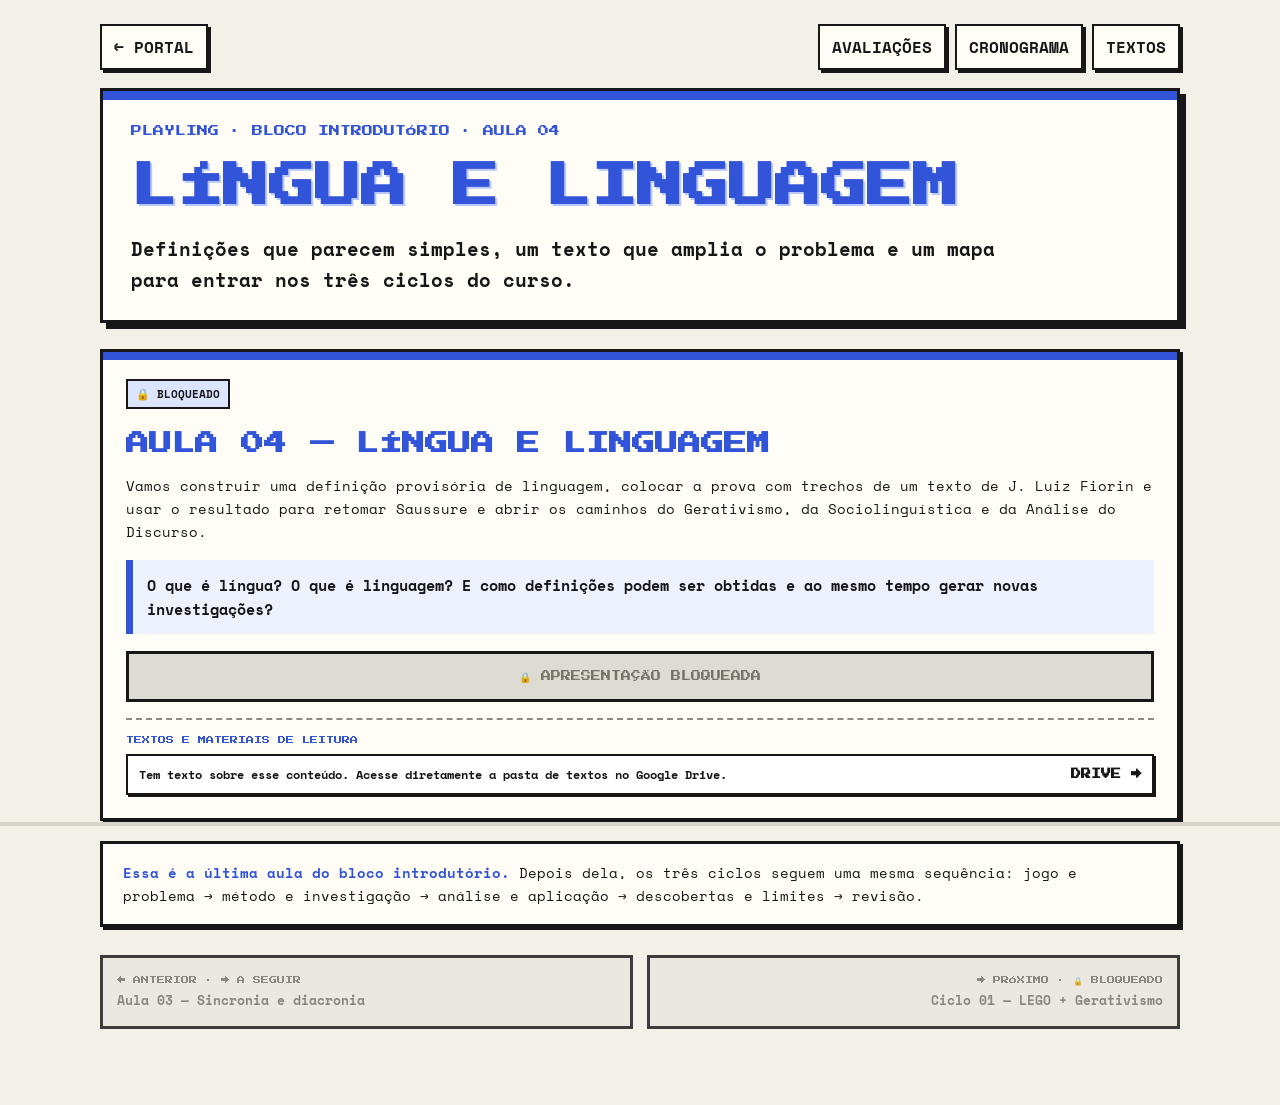
<file: aula-04-lingua-linguagem.html>
<!DOCTYPE html>

<html lang="pt-BR">
<head>
<meta charset="utf-8"/>
<meta content="width=device-width, initial-scale=1" name="viewport"/>
<meta content="#3154d8" name="theme-color"/>
<title>Aula 04 — Língua e linguagem | PlayLing</title>
<link href="https://fonts.googleapis.com" rel="preconnect"/>
<link crossorigin="" href="https://fonts.gstatic.com" rel="preconnect"/>
<link href="https://fonts.googleapis.com/css2?family=Press+Start+2P&amp;family=Space+Mono:wght@400;700&amp;display=swap" rel="stylesheet"/>
<style>
    :root{
      --bg:#f3f0e8;
      --paper:#fffdf5;
      --ink:#171717;
      --line:#171717;
      --blue:#3154d8;
      --blue-soft:#dce5ff;
      --blue-pale:#eef2ff;
      --yellow:#f0c94c;
      --yellow-pale:#fff6c9;
      --green:#25865a;
      --green-pale:#e6f4ed;
      --red:#d83b46;
      --red-pale:#fbe8ea;
      --muted:#77736a;
      --disabled:#dedbd2;
      --shadow:6px 6px 0 var(--line);
      --shadow-small:3px 3px 0 var(--line);
      --speed:.14s;
    }

    *{box-sizing:border-box}
    html{scroll-behavior:smooth}
    body{
      margin:0;
      background:var(--bg);
      color:var(--ink);
      font-family:"Space Mono",monospace;
    }
    a{color:inherit}
    button,a{font:inherit}
    button{color:inherit}
    .wrap{width:min(1080px,92vw);margin:0 auto;padding:24px 0 76px}

    /* ---------- Landing ---------- */
    .topbar{
      display:flex;
      align-items:center;
      justify-content:space-between;
      gap:12px;
      margin-bottom:18px;
    }
    .back-link,.utility-link{
      display:inline-flex;
      align-items:center;
      justify-content:center;
      min-height:42px;
      border:2px solid var(--line);
      background:var(--paper);
      padding:9px 12px;
      text-decoration:none;
      font-weight:700;
      box-shadow:var(--shadow-small);
      transition:transform var(--speed),box-shadow var(--speed),background var(--speed);
    }
    .back-link:hover,.back-link:focus-visible,
    .utility-link:hover,.utility-link:focus-visible{
      transform:translate(2px,2px);
      box-shadow:1px 1px 0 var(--line);
      background:#fff;
      outline:none;
    }
    .mini-nav{display:flex;gap:9px;flex-wrap:wrap;justify-content:flex-end}

    .lesson-head{
      position:relative;
      overflow:hidden;
      border:3px solid var(--line);
      background:var(--paper);
      box-shadow:var(--shadow);
      padding:28px 28px 24px;
    }
    .lesson-head::before{
      content:"";
      position:absolute;
      left:0;top:0;width:100%;height:9px;
      background:var(--blue);
    }
    .eyebrow{
      font-family:"Press Start 2P",monospace;
      font-size:11px;
      line-height:1.7;
      color:var(--blue);
      margin:4px 0 14px;
    }
    .lesson-head h1{
      font-family:"Press Start 2P",monospace;
      font-size:clamp(23px,4.2vw,46px);
      line-height:1.35;
      margin:0;
      color:var(--blue);
      text-shadow:2px 2px 0 #b9c7ff;
    }
    .lesson-subtitle{
      margin:16px 0 0;
      font-size:clamp(15px,2vw,19px);
      line-height:1.65;
      font-weight:700;
      max-width:920px;
    }

    .lesson-card{
      position:relative;
      border:3px solid var(--line);
      background:var(--paper);
      padding:24px 23px 23px;
      box-shadow:var(--shadow-small);
      margin-top:26px;
      overflow:hidden;
    }
    .lesson-card::before{
      content:"";
      position:absolute;
      left:0;top:0;width:100%;height:8px;
      background:var(--blue);
    }
    .card-status{
      display:inline-block;
      border:2px solid var(--line);
      background:var(--blue-soft);
      padding:5px 8px;
      font-size:11px;
      font-weight:700;
      margin:3px 0 14px;
    }
    .lesson-card h2{
      font-family:"Press Start 2P",monospace;
      color:var(--blue);
      font-size:clamp(16px,2.2vw,23px);
      line-height:1.55;
      margin:3px 0 12px;
    }
    .lesson-card p{font-size:14px;line-height:1.65;margin:0 0 15px}
    .big-question{
      border-left:7px solid var(--blue);
      background:var(--blue-pale);
      padding:13px 14px;
      font-weight:700;
      margin:17px 0;
      font-size:15px;
      line-height:1.6;
    }
    .present-launch{
      width:100%;
      border:3px solid var(--line);
      background:var(--blue);
      color:#fff;
      padding:15px 16px;
      cursor:pointer;
      box-shadow:3px 3px 0 var(--line);
      font-family:"Press Start 2P",monospace;
      font-size:10px;
      line-height:1.5;
      transition:transform var(--speed),box-shadow var(--speed),filter var(--speed);
    }
    .present-launch:hover,.present-launch:focus-visible{
      transform:translate(2px,2px);
      box-shadow:1px 1px 0 var(--line);
      filter:brightness(1.08);
      outline:none;
    }
    .present-launch:disabled{
      background:var(--disabled);
      color:#77736a;
      cursor:not-allowed;
      box-shadow:none;
      filter:none;
    }
    .present-launch:disabled:hover,.present-launch:disabled:focus-visible{
      transform:none;box-shadow:none;filter:none;
    }
    .card-material{
      margin-top:16px;
      border-top:2px dashed #8c8a82;
      padding-top:14px;
    }
    .card-material-label{
      display:block;
      font-family:"Press Start 2P",monospace;
      color:var(--blue);
      font-size:8px;
      line-height:1.55;
      margin-bottom:7px;
    }
    .drive-card-link{
      display:flex;
      align-items:center;
      justify-content:space-between;
      gap:10px;
      border:2px solid var(--line);
      background:#eee;
      color:#77736a;
      padding:10px 11px;
      text-decoration:none;
      font-weight:700;
      font-size:12px;
      line-height:1.45;
      cursor:not-allowed;
      opacity:.8;
    }
    .drive-card-link.is-active{
      background:#fff;
      color:var(--ink);
      cursor:pointer;
      opacity:1;
      box-shadow:2px 2px 0 var(--line);
    }
    .drive-card-link.is-active:hover,.drive-card-link.is-active:focus-visible{
      transform:translate(1px,1px);
      box-shadow:1px 1px 0 var(--line);
      background:var(--blue-pale);
      outline:none;
    }
    .drive-arrow{
      font-family:"Press Start 2P",monospace;
      font-size:10px;
      white-space:nowrap;
    }
    .landing-note{
      margin-top:20px;
      border:3px solid var(--line);
      background:var(--paper);
      padding:17px 20px;
      box-shadow:var(--shadow-small);
      line-height:1.65;
      font-size:14px;
    }
    .landing-note strong{color:var(--blue)}

    /* ============================================================
       APRESENTAÇÃO
       ============================================================ */
    .presentation-deck{display:none}
    .scene{display:none}

    body.presentation{
      overflow:hidden;
      background:var(--bg);
    }
    body.presentation .wrap{display:none}
    body.presentation .presentation-deck{display:block}
    body.presentation .scene.present-active{
      display:flex;
      position:fixed;
      inset:0;
      z-index:100;
      background:var(--paper);
      padding:58px clamp(24px,5vw,72px) 104px;
      flex-direction:column;
      justify-content:center;
      align-items:flex-start;
      overflow:auto;
      animation:sceneIn .18s ease-out;
    }
    body.presentation .scene.center{align-items:center;text-align:center}
    body.presentation .scene::before{
      content:"";
      position:fixed;
      left:0;top:0;width:100%;height:11px;
      background:var(--blue);
      z-index:101;
    }
    .scene-inner{width:min(1100px,100%);margin:0 auto}
    .scene.center .scene-inner{display:flex;flex-direction:column;align-items:center}
    .scene-label{
      display:inline-block;
      font-family:"Press Start 2P",monospace;
      font-size:9px;
      line-height:1.4;
      color:var(--blue);
      border:2px solid var(--blue);
      padding:6px 8px;
      margin-bottom:15px;
    }
    .scene h3{
      font-family:"Press Start 2P",monospace;
      font-size:clamp(20px,2.7vw,36px);
      line-height:1.35;
      color:var(--blue);
      margin:0 0 18px;
      max-width:1050px;
    }
    .scene h3.long-title{
      font-size:clamp(18px,2.15vw,29px);
      line-height:1.4;
    }
    .scene h3.very-long-title{
      font-size:clamp(16px,1.85vw,25px);
      line-height:1.42;
    }
    @media (min-width:800px) and (max-height:760px){
      body.presentation .scene.present-active{padding-top:48px;padding-bottom:94px}
      .scene h3{font-size:clamp(18px,2.25vw,30px);margin-bottom:13px}
      .scene h3.long-title{font-size:clamp(16px,1.9vw,25px)}
      .scene h3.very-long-title{font-size:clamp(15px,1.65vw,22px)}
    }
    .scene p,.scene li{
      font-size:clamp(16px,1.75vw,22px);
      line-height:1.52;
    }
    .scene p{margin:8px 0}
    .scene ul{margin:9px 0;padding-left:28px}
    .scene li{margin:7px 0}
    .small{font-size:clamp(12px,1.3vw,16px)!important;line-height:1.55!important}
    .lead{font-size:clamp(19px,2.35vw,29px)!important;font-weight:700;line-height:1.5!important}
    .huge-question{
      font-family:"Press Start 2P",monospace;
      font-size:clamp(27px,5vw,64px);
      color:var(--blue);
      line-height:1.35;
      margin:0;
      text-align:center;
    }
    .sub-question{
      max-width:900px;
      text-align:center;
      font-size:clamp(17px,2vw,25px)!important;
      margin-top:23px!important;
    }

    .activity-box,.reflection-box,.map-box,.saussure-box,.reassure-box,.source-box{
      width:min(1020px,100%);
      border:3px solid var(--line);
      background:var(--blue-pale);
      padding:21px 24px;
      box-shadow:var(--shadow-small);
    }
    .activity-box h4,.reflection-box h4,.map-box h4,.saussure-box h4,.reassure-box h4,.source-box h4{
      font-family:"Press Start 2P",monospace;
      color:var(--blue);
      font-size:clamp(11px,1.35vw,16px);
      line-height:1.55;
      margin:0 0 13px;
    }

    .excerpt-grid{
      display:grid;
      grid-template-columns:repeat(2,minmax(0,1fr));
      gap:13px;
      width:min(1050px,100%);
    }
    .excerpt-grid.five{grid-template-columns:repeat(2,minmax(0,1fr))}
    .excerpt-card{
      border:2px solid var(--line);
      background:#fff;
      padding:13px 14px;
      min-width:0;
      box-shadow:2px 2px 0 var(--line);
      font-size:clamp(13px,1.35vw,17px);
      line-height:1.48;
    }
    .excerpt-card .n{
      display:inline-block;
      margin-right:7px;
      color:var(--blue);
      font-weight:700;
    }
    .excerpt-card.key{
      grid-column:1 / -1;
      background:var(--blue-pale);
      border-width:3px;
      font-size:clamp(14px,1.55vw,19px);
    }
    .source-note{
      color:var(--muted);
      font-size:12px!important;
      margin-top:12px!important;
    }

    .definition-board{
      width:min(980px,100%);
      border:4px solid var(--line);
      background:#fff;
      box-shadow:var(--shadow-small);
      overflow:hidden;
    }
    .definition-board .prompt{
      background:var(--blue);
      color:#fff;
      padding:13px 15px;
      font-family:"Press Start 2P",monospace;
      font-size:clamp(10px,1.2vw,14px);
      line-height:1.5;
    }
    .definition-editor{
      min-height:230px;
      padding:20px;
      font-size:clamp(18px,2vw,25px);
      line-height:1.55;
      outline:none;
      white-space:pre-wrap;
    }
    .definition-editor:empty::before{
      content:"Clique aqui para escrever a definição provisória da turma. Atenção! Essa definição NÃO vai ficar guardada aqui, portanto, consiga um meio de registrar essa definição...";
      color:#969084;
    }
    .definition-editor:focus{background:var(--blue-pale)}
    .edit-hint{font-size:12px!important;color:var(--muted);margin-top:10px!important}

    .working-map{
      display:grid;
      grid-template-columns:1fr;
      gap:13px;
      width:min(900px,100%);
      margin-top:8px;
    }
    .map-level{
      position:relative;
      border:3px solid var(--line);
      background:#fff;
      padding:16px 18px;
      text-align:center;
      box-shadow:var(--shadow-small);
    }
    .map-level strong{
      display:block;
      font-family:"Press Start 2P",monospace;
      color:var(--blue);
      font-size:clamp(13px,1.8vw,20px);
      line-height:1.5;
      margin-bottom:6px;
    }
    .map-level span{font-size:clamp(14px,1.55vw,19px);font-weight:700;line-height:1.45}
    .map-arrow{
      text-align:center;
      font-family:"Press Start 2P",monospace;
      color:var(--blue);
      font-size:18px;
      line-height:1;
    }
    .map-split{
      display:grid;
      grid-template-columns:1fr 1fr;
      gap:13px;
    }
    .working-note{
      margin-top:14px!important;
      padding-left:12px;
      border-left:6px solid var(--blue);
      font-size:clamp(12px,1.3vw,16px)!important;
    }

    .phrase-focus{
      width:min(1000px,100%);
      border:4px solid var(--line);
      background:#fff;
      padding:21px 22px;
      box-shadow:var(--shadow-small);
      font-size:clamp(18px,2.1vw,27px);
      line-height:1.55;
      font-weight:700;
    }
    .phrase-focus mark{
      background:var(--blue-soft);
      color:var(--ink);
      padding:2px 5px;
    }

    .saussure-coordinates{
      display:grid;
      grid-template-columns:1fr 1fr;
      gap:18px;
      width:min(1050px,100%);
    }
    .coordinate{
      border:3px solid var(--line);
      background:#fff;
      padding:18px;
      box-shadow:var(--shadow-small);
      min-width:0;
    }
    .coordinate .question{
      font-family:"Press Start 2P",monospace;
      color:var(--blue);
      font-size:clamp(10px,1.35vw,15px);
      line-height:1.55;
      margin-bottom:14px;
    }
    .coordinate .pair{
      display:flex;
      justify-content:center;
      align-items:center;
      gap:9px;
      flex-wrap:wrap;
      font-weight:700;
      font-size:clamp(18px,2.1vw,27px);
    }
    .coordinate .pair b{color:var(--blue)}

    .tension{
      display:grid;
      grid-template-columns:1fr auto 1fr;
      align-items:center;
      gap:18px;
      width:min(920px,100%);
      margin-top:15px;
    }
    .tension-box{
      border:4px solid var(--line);
      background:var(--blue-pale);
      padding:25px 18px;
      text-align:center;
      box-shadow:var(--shadow-small);
      font-family:"Press Start 2P",monospace;
      color:var(--blue);
      font-size:clamp(16px,2.4vw,30px);
      line-height:1.4;
    }
    .tension-arrow{font-family:"Press Start 2P",monospace;color:var(--blue);font-size:22px}

    .theory-grid{
      display:grid;
      grid-template-columns:repeat(3,minmax(0,1fr));
      gap:15px;
      width:min(1100px,100%);
    }
    .theory-card{
      border:3px solid var(--line);
      padding:17px 16px;
      box-shadow:var(--shadow-small);
      min-width:0;
    }
    .theory-card.yellow{background:var(--yellow-pale);border-top:10px solid var(--yellow)}
    .theory-card.green{background:var(--green-pale);border-top:10px solid var(--green)}
    .theory-card.red{background:var(--red-pale);border-top:10px solid var(--red)}
    .theory-card h4{
      margin:0 0 12px;
      font-family:"Press Start 2P",monospace;
      font-size:clamp(10px,1.25vw,14px);
      line-height:1.55;
    }
    .theory-card p{
      font-size:clamp(13px,1.35vw,17px);
      line-height:1.5;
      margin:0;
      font-weight:700;
    }

    .method-chips{
      display:flex;
      flex-wrap:wrap;
      gap:10px;
      width:min(1000px,100%);
      margin-top:18px;
    }
    .method-chips span{
      border:2px solid var(--line);
      background:#fff;
      padding:10px 12px;
      font-weight:700;
      font-size:clamp(13px,1.45vw,17px);
    }

    .cycle-steps{
      display:grid;
      grid-template-columns:repeat(5,minmax(0,1fr));
      gap:10px;
      width:min(1100px,100%);
    }
    .cycle-step{
      border:3px solid var(--line);
      background:#fff;
      padding:15px 10px;
      min-height:145px;
      box-shadow:var(--shadow-small);
      text-align:center;
      display:flex;
      flex-direction:column;
      justify-content:center;
      gap:8px;
    }
    .cycle-step .num{
      font-family:"Press Start 2P",monospace;
      color:var(--blue);
      font-size:12px;
    }
    .cycle-step strong{font-size:clamp(13px,1.4vw,17px);line-height:1.45}
    .cycle-colors{
      display:grid;
      grid-template-columns:1fr 1fr 1fr;
      height:8px;
      width:min(1100px,100%);
      margin-top:15px;
      border:2px solid var(--line);
    }
    .cycle-colors span:nth-child(1){background:var(--yellow)}
    .cycle-colors span:nth-child(2){background:var(--green)}
    .cycle-colors span:nth-child(3){background:var(--red)}

    .checklist{
      width:min(920px,100%);
      margin:0;
      padding:0;
      list-style:none;
    }
    .checklist li{
      border-bottom:2px dashed #b9b4a8;
      padding:10px 0;
      font-weight:700;
    }
    .checklist li::before{content:"✓ ";color:var(--blue);font-weight:700}
    .next-box{
      margin-top:20px;
      border:3px solid var(--line);
      background:var(--yellow-pale);
      padding:14px 17px;
      box-shadow:var(--shadow-small);
      font-weight:700;
    }

    /* ---------- UI inferior ---------- */
    .presentation-ui{
      display:none;
      position:fixed;
      z-index:500;
      left:0;right:0;bottom:0;
      min-height:74px;
      border-top:3px solid var(--line);
      background:var(--bg);
      padding:10px 16px;
      align-items:center;
      justify-content:space-between;
      gap:12px;
    }
    body.presentation .presentation-ui{display:flex}
    .presentation-left,.presentation-right{display:flex;align-items:center;gap:8px}
    .presentation-title{
      font-family:"Press Start 2P",monospace;
      font-size:9px;
      line-height:1.4;
      text-align:center;
      white-space:nowrap;
    }
    .control-btn{
      min-width:43px;
      min-height:40px;
      border:2px solid var(--line);
      background:var(--paper);
      cursor:pointer;
      box-shadow:2px 2px 0 var(--line);
      font-weight:700;
      transition:transform var(--speed),box-shadow var(--speed);
    }
    .control-btn:hover,.control-btn:focus-visible{
      transform:translate(1px,1px);
      box-shadow:1px 1px 0 var(--line);
      outline:none;
    }
    .present-count{font-weight:700;font-size:12px;white-space:nowrap}
    .progress-track{
      position:fixed;
      left:0;bottom:74px;
      width:100%;height:4px;
      background:#d9d5ca;
      z-index:501;
    }
    .progress-fill{height:100%;width:0;background:var(--blue);transition:width .12s linear}

    @keyframes sceneIn{from{opacity:.35;transform:translateY(4px)}to{opacity:1;transform:none}}

    @media(max-width:780px){
      .wrap{width:min(94vw,1080px);padding-top:14px}
      .topbar{align-items:flex-start;flex-direction:column}
      .mini-nav{justify-content:flex-start}
      .lesson-head{padding:24px 19px 20px}
      .lesson-card{padding:22px 17px 18px}
      .excerpt-grid,.excerpt-grid.five,.map-split,.saussure-coordinates,.theory-grid,.cycle-steps{grid-template-columns:1fr}
      .excerpt-card.key{grid-column:auto}
      .tension{grid-template-columns:1fr;gap:10px}
      .tension-arrow{transform:rotate(90deg);text-align:center}
      body.presentation .scene.present-active{
        padding:48px 18px 100px;
        justify-content:flex-start;
      }
      .scene-inner{padding-top:8px}
      .presentation-title{display:none}
      .presentation-ui{padding:8px 9px;min-height:68px}
      .progress-track{bottom:68px}
      .definition-editor{min-height:180px}
    }

    @media(max-width:460px){
      .lesson-head h1{font-size:24px}
      .huge-question{font-size:28px}
      .scene h3{font-size:20px}
      .scene h3.long-title,.scene h3.very-long-title{font-size:18px}
      .excerpt-card{font-size:13px}
      .control-btn{min-width:39px}
    }

    @media(prefers-reduced-motion:reduce){
      *{scroll-behavior:auto!important;animation:none!important;transition:none!important}
    }

    @media print{
      .topbar,.present-launch,.presentation-deck,.presentation-ui,.progress-track{display:none!important}
      body{background:#fff}
      .wrap{width:100%;padding:0}
      .lesson-head,.lesson-card,.landing-note{box-shadow:none;break-inside:avoid}
    }
  </style>
<link href="site-common.css" rel="stylesheet"/>
</head>
<body>
<main class="wrap">
<nav aria-label="Navegação da aula" class="topbar">
<a class="back-link" href="index.html">← PORTAL</a>
<div class="mini-nav">
<a class="utility-link" href="avaliacoes.html">AVALIAÇÕES</a>
<a class="utility-link" href="cronograma.html">CRONOGRAMA</a>
<a class="utility-link" href="textos.html">TEXTOS</a>
</div>
</nav>
<header class="lesson-head">
<div class="eyebrow">PLAYLING · BLOCO INTRODUTÓRIO · AULA 04</div>
<h1>LÍNGUA E LINGUAGEM</h1>
<p class="lesson-subtitle">Definições que parecem simples, um texto que amplia o problema e um mapa para entrar nos três ciclos do curso.</p>
</header>
<section aria-labelledby="aula04-title" class="lesson-card">
<span class="card-status" id="aula04Status">🔒 BLOQUEADO</span>
<h2 id="aula04-title">AULA 04 — LÍNGUA E LINGUAGEM</h2>
<p>Vamos construir uma definição provisória de linguagem, colocar a prova com trechos de um texto de J. Luiz Fiorin e usar o resultado para retomar Saussure e abrir os caminhos do Gerativismo, da Sociolinguística e da Análise do Discurso.</p>
<div class="big-question">O que é <strong>língua</strong>? O que é <strong>linguagem</strong>? E como definições podem ser obtidas e ao mesmo tempo gerar novas investigações?</div>
<button class="present-launch" id="launchPresentation" type="button">▶ APRESENTAÇÃO</button>
<div class="card-material">
<span class="card-material-label">TEXTOS E MATERIAIS DE LEITURA</span>
<a class="drive-card-link is-active" href="https://drive.google.com/drive/folders/1tIUsTf-qjTyWiIr1S74jszs9MIUOoq1M?usp=sharing" rel="noopener noreferrer" target="_blank">
<span>Tem texto sobre esse conteúdo. Acesse diretamente a pasta de textos no Google Drive.</span>
<span class="drive-arrow">DRIVE →</span>
</a>
</div>
</section>
<aside class="landing-note">
<strong>Essa é a última aula do bloco introdutório.</strong> Depois dela, os três ciclos seguem uma mesma sequência: jogo e problema → método e investigação → análise e aplicação → descobertas e limites → revisão.
    </aside>
<nav aria-label="Aula anterior e próximo ciclo" class="course-sequence-nav" data-course-nav="" data-current="aula-04"></nav>
</main>
<section aria-hidden="true" class="presentation-deck" id="presentationDeck">
<article class="scene" data-scene="1" id="cena-01">
<div class="scene-inner">
<span class="scene-label">Cena 01</span>
<h3>HOJE A GENTE VAI...</h3>
<ul class="checklist">
<li>tentar definir <strong>língua</strong> e <strong>linguagem</strong>;</li>
<li>testar uma definição contra novas informações;</li>
<li>retomar os posicionamentos de Saussure;</li>
<li>abrir os três caminhos que vão organizar o restante do curso.</li>
</ul>
</div>
</article>
<article class="scene center" data-scene="2" id="cena-02">
<div class="scene-inner">
<span class="scene-label">Cena 02</span>
<p class="huge-question">O QUE É LÍNGUA?<br/><br/>O QUE É LINGUAGEM?</p>
<p class="sub-question">Uma disciplina de Linguística I deveria conseguir responder isso, certo?</p>
</div>
</article>
<article class="scene" data-scene="3" id="cena-03">
<div class="scene-inner">
<span class="scene-label">Cena 03</span>
<h3>10 TRECHOS EM BUSCA DE “LINGUAGEM”</h3>
<div class="activity-box">
<h4>A ATIVIDADE</h4>
<p>Vamos receber as informações aos poucos.</p>
<p>A cada conjunto de trechos, nossa tarefa é completar — ou revisar — uma frase:</p>
<p class="lead"><strong>LINGUAGEM É...</strong></p>
<p>A gente não precisa acertar de primeira. Precisamos construir uma definição que dê conta do que a gente já analisou.</p>
</div>
<p class="source-note">Trechos de José Luiz Fiorin, “A linguagem humana: do mito à ciência”, em <em>Linguística? Que é isso?</em> (Contexto, 2021).</p>
</div>
</article>
<article class="scene" data-scene="4" id="cena-04">
<div class="scene-inner">
<span class="scene-label">Cena 04</span>
<h3>EVIDÊNCIA 01</h3>
<div class="excerpt-grid">
<div class="excerpt-card"><span class="n">1)</span>“A linguagem é a capacidade específica da espécie humana de se comunicar por meio de signos.”</div>
<div class="excerpt-card"><span class="n">2)</span>“A linguagem é a capacidade específica da espécie humana de produzir sentidos.”</div>
</div>
<p class="lead" style="margin-top:24px">Com apenas essas informações, como podemos completar <strong>“Linguagem é...”</strong>?</p>
</div>
</article>
<article class="scene" data-scene="5" id="cena-05">
<div class="scene-inner">
<span class="scene-label">Cena 05</span>
<h3>NOSSA PRIMEIRA DEFINIÇÃO</h3>
<div class="definition-board">
<div class="prompt">LINGUAGEM É...</div>
<div aria-label="Definição provisória de linguagem" class="definition-editor" contenteditable="true" data-definition-editor="" role="textbox"></div>
</div>
<p class="edit-hint">Você pode clicar no quadro e registrar a definição da turma.</p>
</div>
</article>
<article class="scene" data-scene="6" id="cena-06">
<div class="scene-inner">
<span class="scene-label">Cena 06</span>
<h3>EVIDÊNCIA 02</h3>
<div class="excerpt-grid five">
<div class="excerpt-card"><span class="n">3)</span>“A linguagem é uma forma de perceber o mundo.”</div>
<div class="excerpt-card"><span class="n">4)</span>“A linguagem é uma atividade simbólica [...] as palavras criam conceitos e [...] categorizam o mundo.”</div>
<div class="excerpt-card"><span class="n">5)</span>“A linguagem interpreta o mundo.”</div>
<div class="excerpt-card"><span class="n">6)</span>“A principal função da linguagem é comunicar.”</div>
<div class="excerpt-card key"><span class="n">7)</span>“A linguagem é uma forma de o homem agir no mundo.”</div>
</div>
</div>
</article>
<article class="scene" data-scene="7" id="cena-07">
<div class="scene-inner">
<span class="scene-label">Cena 07</span>
<h3>MANTEMOS OU AMPLIAMOS?</h3>
<p class="lead">A primeira definição estava errada — ou apenas ainda não dava conta de tudo?</p>
<div class="definition-board" style="margin-top:18px">
<div class="prompt">NOVA VERSÃO — LINGUAGEM É...</div>
<div aria-label="Definição revisada de linguagem" class="definition-editor" contenteditable="true" data-definition-editor="" role="textbox"></div>
</div>
<p class="edit-hint">Os dois quadros estão sincronizados: a definição pode ser revisada ao longo da atividade.</p>
</div>
</article>
<article class="scene" data-scene="8" id="cena-08">
<div class="scene-inner">
<span class="scene-label">Cena 08</span>
<h3>EVIDÊNCIA 03</h3>
<div class="excerpt-grid">
<div class="excerpt-card"><span class="n">8)</span>A comunicação das abelhas “não é linguagem no sentido humano”; o diálogo é apresentado como condição da linguagem humana.</div>
<div class="excerpt-card"><span class="n">9)</span>O princípio da linguagem humana é apresentado como a criatividade; os animais teriam códigos de sinais, não linguagem.</div>
<div class="excerpt-card key"><span class="n">10)</span>“A Linguística tem por finalidade elucidar o funcionamento da <strong>linguagem humana</strong>, descrevendo e explicando a <strong>estrutura</strong> e o <strong>uso</strong> das diferentes <strong>línguas</strong> faladas no mundo.”</div>
</div>
<p class="source-note">Nos itens 8 e 9, a formulação foi condensada para caber na tela; o texto integral está no material da aula.</p>
</div>
</article>
<article class="scene" data-scene="9" id="cena-09">
<div class="scene-inner">
<span class="scene-label">Cena 09</span>
<h3>AGORA PODEMOS ORGANIZAR</h3>
<div class="working-map">
<div class="map-level">
<strong>LINGUAGEM "HUMANA"</strong>
<span>o fenômeno / a capacidade geral que queremos compreender</span>
</div>
<div class="map-arrow">↓</div>
<div class="map-level">
<strong>LÍNGUAS</strong>
<span>os diferentes sistemas que investigamos para entender esse fenômeno</span>
</div>
<div class="map-arrow">↓</div>
<div class="map-split">
<div class="map-level"><strong>ESTRUTURA</strong><span>como as línguas se organizam</span></div>
<div class="map-level"><strong>USO</strong><span>como elas são realizadas em situações concretas</span></div>
</div>
</div>
<p class="working-note">Este é um <strong>mapa de trabalho para a disciplina</strong>: ele organiza o problema sem pretender ser uma definição universal para todas as teorias.</p>
</div>
</article>
<article class="scene" data-scene="10" id="cena-10">
<div class="scene-inner">
<span class="scene-label">Cena 10</span>
<h3 class="long-title">POR QUE “LINGUAGEM HUMANA” E NÃO APENAS “LÍNGUA”?</h3>
<div class="reflection-box">
<p><strong>“Linguagem”</strong> nomeia aqui o fenômeno mais amplo que a Linguística quer compreender.</p>
<p><strong>“Línguas”</strong> são os sistemas abstratos que fornecem os dados para essa investigação.</p>
<p>E a expressão <strong>“linguagem humana”</strong> delimita o uso técnico do termo diante de outros usos correntes de “linguagem”.</p>
</div>
<p class="lead" style="margin-top:20px">A definição não desapareceu. Ela ganhou <strong>detalhes</strong>.</p>
</div>
</article>
<article class="scene" data-scene="11" id="cena-11">
<div class="scene-inner">
<span class="scene-label">Cena 11</span>
<h3>E O TEXTO DO FIORIN?</h3>
<div class="reflection-box">
<p>Mesmo dez trechos curtos exigiram comparação, revisão de hipóteses e distinções conceituais.</p>
<p>Por isso, nesse curso, o texto normalmente <strong>não vem primeiro</strong>.</p>
<div class="method-chips">
<span>PROBLEMA</span><span>ATIVIDADE</span><span>CONCEITOS</span><span>TEORIA</span><span>LEITURA</span>
</div>
<p style="margin-top:16px">Os textos continuam importantes: eles entram quando já temos algumas ferramentas para compreendê-los, aprofundá-los e questioná-los.</p>
</div>
<p class="small" style="margin-top:14px">Os materiais de leitura ficam organizados na pasta de textos no Google Drive.</p>
</div>
</article>
<article class="scene" data-scene="12" id="cena-12">
<div class="scene-inner">
<span class="scene-label">Cena 12</span>
<h3>JÁ TEMOS NOSSAS PRIMEIRAS COORDENADAS</h3>
<div class="saussure-coordinates">
<div class="coordinate">
<div class="question">O QUE PRIVILEGIAR?</div>
<div class="pair"><b>LÍNGUA</b><span>↔</span><b>FALA</b></div>
</div>
<div class="coordinate">
<div class="question">E O TEMPO?</div>
<div class="pair"><b>SINCRONIA</b><span>↔</span><b>DIACRONIA</b></div>
</div>
</div>
<p class="lead" style="margin-top:23px">Saussure mostrou pra gente que fazer Linguística exige <strong>escolhas de objeto e de perspectiva</strong>.</p>
</div>
</article>
<article class="scene" data-scene="13" id="cena-13">
<div class="scene-inner">
<span class="scene-label">Cena 13</span>
<h3>UMA FRASE LEVA A GENTE DE VOLTA PRO PROBLEMA</h3>
<div class="phrase-focus">A Linguística descreve e explica a <mark>estrutura</mark> e o <mark>uso</mark> das diferentes línguas.</div>
<div class="tension">
<div class="tension-box">ESTRUTURA</div>
<div class="tension-arrow">↔</div>
<div class="tension-box">USO</div>
</div>
<p class="small" style="margin-top:16px"><strong>Estrutura/uso não são sinônimos exatos de língua/fala.</strong> Mas recolocam uma tensão que já conhecemos: organização do sistema e suas realizações concretas.</p>
</div>
</article>
<article class="scene" data-scene="14" id="cena-14">
<div class="scene-inner">
<span class="scene-label">Cena 14</span>
<h3>TRÊS CAMINHOS. TRÊS PERGUNTAS.</h3>
<div class="theory-grid">
<div class="theory-card yellow">
<h4>GERATIVISMO</h4>
<p>Já que existe uma organização abstrata por trás do que a gente fala, <strong>como podemos descobrir como é essa organização e o que ela nos revela?</strong></p>
</div>
<div class="theory-card green">
<h4>SOCIOLINGUÍSTICA</h4>
<p>A fala varia de modo aleatório? <strong>Ou seria possível medir essa variação e identificar mudanças? Que ferramentas poderiam nos ajudar nessa medição</strong></p>
</div>
<div class="theory-card red">
<h4>ANÁLISE DO DISCURSO</h4>
<p>Já que nossa comunicação acontece em situações concretas, <strong>como os sentidos são construídos e algumas interpretações ganham força enquanto outras não?</strong></p>
</div>
</div>
</div>
</article>
<article class="scene" data-scene="15" id="cena-15">
<div class="scene-inner">
<span class="scene-label">Cena 15</span>
<h3 class="long-title">DAQUI EM DIANTE: PERGUNTAS DIRETAS, MÉTODO EXPLÍCITO</h3>
<div class="reassure-box">
<h4>EM CADA CICLO, VAMOS TER...</h4>
<div class="method-chips">
<span>UMA PERGUNTA</span>
<span>HIPÓTESES</span>
<span>MÉTODO</span>
<span>DADOS</span>
<span>ANÁLISE</span>
<span>CONCLUSÕES</span>
<span>LIMITES</span>
</div>
<p style="margin-top:17px"><strong>Teorias não servem para responder perguntas difíceis. Elas nos dão um modo organizado de trabalhar com elas</strong>.</p>
</div>
</div>
</article>
<article class="scene" data-scene="16" id="cena-16">
<div class="scene-inner">
<span class="scene-label">Cena 16</span>
<h3>O RITMO DOS TRÊS CICLOS</h3>
<div class="cycle-steps">
<div class="cycle-step"><span class="num">01</span><strong>Jogo e problema</strong></div>
<div class="cycle-step"><span class="num">02</span><strong>Método e investigação</strong></div>
<div class="cycle-step"><span class="num">03</span><strong>Análise e aplicação</strong></div>
<div class="cycle-step"><span class="num">04</span><strong>Descobertas e limites</strong></div>
<div class="cycle-step"><span class="num">05</span><strong>Revisão</strong></div>
</div>
<div aria-hidden="true" class="cycle-colors"><span></span><span></span><span></span></div>
<p class="small" style="margin-top:15px">A sequência será a mesma em LEGO/Gerativismo, LingBet/Sociolinguística e UnoLing/Análise do Discurso.</p>
</div>
</article>
<article class="scene" data-scene="17" id="cena-17">
<div class="scene-inner">
<span class="scene-label">Cena 17</span>
<h3>HOJE A GENTE VIU...</h3>
<ul class="checklist">
<li>que uma definição pode ser construída e ampliada conforme surgem novas informações;</li>
<li>um mapa de trabalho para relacionar <strong>linguagem humana</strong>, <strong>línguas</strong>, <strong>estrutura</strong> e <strong>uso</strong>;</li>
<li>como as escolhas de Saussure ajudam a organizar os próximos problemas;</li>
<li>as três perguntas que vão abrir os ciclos do curso.</li>
</ul>
<div class="next-box">A SEGUIR: <strong>LEGO + GERATIVISMO</strong> — Como analisar construções linguísticas de um modo universal?</div>
<p class="small" style="margin-top:13px">Texto e material de leitura: link disponível no cartão desta aula.</p>
</div>
</article>
</section>
<div aria-hidden="true" class="progress-track"><div class="progress-fill" id="progressFill"></div></div>
<div aria-hidden="true" class="presentation-ui" id="presentationUI">
<div class="presentation-left">
<button class="control-btn" id="exitPresentation" title="Sair da apresentação" type="button">×</button>
<button class="control-btn" id="prevScene" title="Cena anterior" type="button">←</button>
</div>
<div class="presentation-title">PLAYLING · AULA 04 · LÍNGUA E LINGUAGEM</div>
<div class="presentation-right">
<span class="present-count" id="sceneCount">1 / 17</span>
<button class="control-btn" id="nextScene" title="Próxima cena" type="button">→</button>
<button class="control-btn" id="fullscreenButton" title="Tela cheia" type="button">⛶</button>
</div>
</div>
<script src="site-config.js"></script>
<script src="site-nav.js"></script>
<script>
    (() => {
      const body = document.body;
      const launch = document.getElementById('launchPresentation');
      const deck = document.getElementById('presentationDeck');
      const scenes = Array.from(deck.querySelectorAll('.scene'));
      const prev = document.getElementById('prevScene');
      const next = document.getElementById('nextScene');
      const exit = document.getElementById('exitPresentation');
      const count = document.getElementById('sceneCount');
      const progress = document.getElementById('progressFill');
      const fullscreen = document.getElementById('fullscreenButton');
      const ui = document.getElementById('presentationUI');
      let current = 0;

      // Estado desta aula definido em site-config.js.
      const aula04State = window.PlayLing ? PlayLing.state('aula-04') : 'locked';
      const status04 = document.getElementById('aula04Status');
      const stateLabels = {current:'▶ AGORA', open:'✓ LIBERADO', next:'→ A SEGUIR', locked:'🔒 BLOQUEADO'};
      if(status04) status04.textContent = stateLabels[aula04State] || stateLabels.locked;
      const aula04Available = aula04State === 'current' || aula04State === 'open';
      launch.disabled = !aula04Available;
      launch.textContent = aula04Available ? '▶ APRESENTAÇÃO' : '🔒 APRESENTAÇÃO BLOQUEADA';

      /* ---------- Títulos adaptativos ----------
         Regra mantida desde as aulas 02–03:
         títulos com mais palavras recebem classes menores automaticamente.
      */
      scenes.forEach(scene => {
        const title = scene.querySelector('h3');
        if (!title) return;
        const words = title.textContent.trim().split(/\s+/).filter(Boolean).length;
        if (words > 9) title.classList.add('very-long-title');
        else if (words > 5) title.classList.add('long-title');
      });

      /* ---------- Sincroniza os dois quadros de definição ---------- */
      const editors = Array.from(document.querySelectorAll('[data-definition-editor]'));
      let definitionHTML = '';
      editors.forEach(editor => {
        editor.addEventListener('input', () => {
          definitionHTML = editor.innerHTML;
          editors.forEach(other => {
            if (other !== editor && other.innerHTML !== definitionHTML) other.innerHTML = definitionHTML;
          });
        });
      });

      function isEditing() {
        const active = document.activeElement;
        return active && (active.isContentEditable || /INPUT|TEXTAREA|SELECT/.test(active.tagName));
      }

      function showScene(index, updateHash = true) {
        current = Math.max(0, Math.min(index, scenes.length - 1));
        scenes.forEach((scene, i) => scene.classList.toggle('present-active', i === current));
        count.textContent = `${current + 1} / ${scenes.length}`;
        progress.style.width = `${((current + 1) / scenes.length) * 100}%`;
        prev.disabled = current === 0;
        next.disabled = current === scenes.length - 1;
        if (updateHash) history.replaceState(null, '', `#cena-${String(current + 1).padStart(2,'0')}`);
      }

      function startPresentation(index = 0) {
        body.classList.add('presentation');
        deck.setAttribute('aria-hidden','false');
        ui.setAttribute('aria-hidden','false');
        showScene(index);
      }

      function stopPresentation() {
        body.classList.remove('presentation');
        deck.setAttribute('aria-hidden','true');
        ui.setAttribute('aria-hidden','true');
        scenes.forEach(scene => scene.classList.remove('present-active'));
        history.replaceState(null, '', location.pathname + location.search);
      }

      launch.addEventListener('click', () => startPresentation(0));
      prev.addEventListener('click', () => showScene(current - 1));
      next.addEventListener('click', () => showScene(current + 1));
      exit.addEventListener('click', stopPresentation);

      fullscreen.addEventListener('click', async () => {
        try {
          if (!document.fullscreenElement) await document.documentElement.requestFullscreen();
          else await document.exitFullscreen();
        } catch (_) {}
      });

      document.addEventListener('keydown', e => {
        if (!body.classList.contains('presentation') || isEditing()) return;
        if (['ArrowRight','PageDown',' '].includes(e.key)) {
          e.preventDefault();
          showScene(current + 1);
        } else if (['ArrowLeft','PageUp'].includes(e.key)) {
          e.preventDefault();
          showScene(current - 1);
        } else if (e.key === 'Home') {
          e.preventDefault(); showScene(0);
        } else if (e.key === 'End') {
          e.preventDefault(); showScene(scenes.length - 1);
        } else if (e.key === 'Escape' && !document.fullscreenElement) {
          stopPresentation();
        }
      });

      /* Permite abrir diretamente uma cena via #cena-XX. */
      const hashMatch = location.hash.match(/^#cena-(\d{2})$/);
      if (hashMatch) {
        const index = Number(hashMatch[1]) - 1;
        if (index >= 0 && index < scenes.length) startPresentation(index);
      }

      /* Também permite ?modo=aula para abrir já em apresentação. */
      const params = new URLSearchParams(location.search);
      if (!body.classList.contains('presentation') && params.get('modo') === 'aula') startPresentation(0);
    })();
  </script>
</body>
</html>
</file>
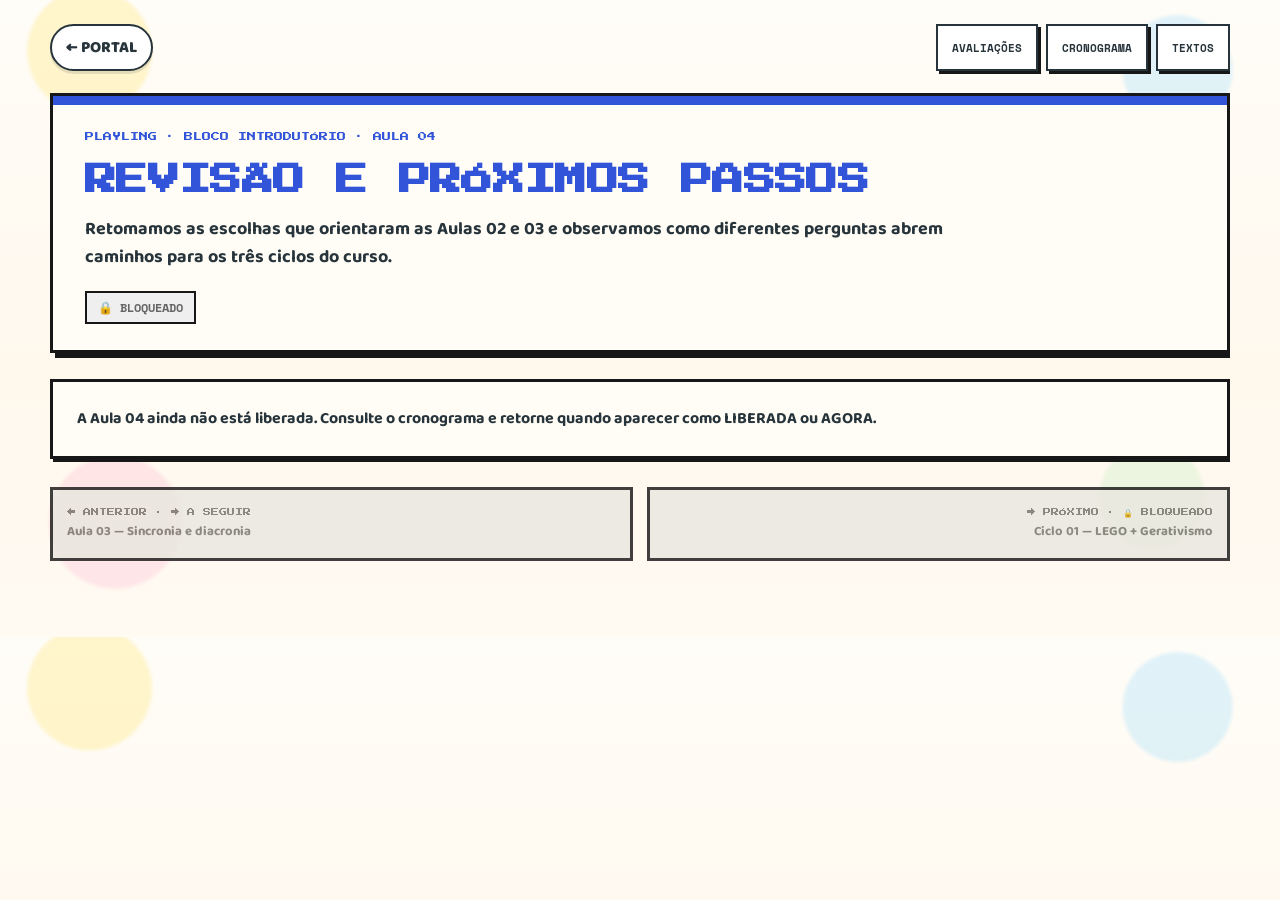
<file: aula-04-revisao-proximos-passos.html>
<!DOCTYPE html>
<html lang="pt-BR">
<head>
<meta charset="UTF-8">
<meta name="viewport" content="width=device-width, initial-scale=1.0">
<title>Aula 04 — Revisão e Próximos Passos | PlayLing</title>
<link rel="preconnect" href="https://fonts.googleapis.com">
<link rel="preconnect" href="https://fonts.gstatic.com" crossorigin>
<link href="https://fonts.googleapis.com/css2?family=Press+Start+2P&family=Space+Mono:wght@400;700&family=Chewy&family=Baloo+2:wght@500;600;700;800&family=Comic+Neue:wght@700&display=swap" rel="stylesheet">
<style>
:root{--ink:#27343b;--paper:#fffaf1;--yellow:#ffe05a;--blue:#74cdfd;--green:#82df8e;--pink:#ff91bd;--red:#ff8383;--purple:#b9a0ff;--orange:#ffa25c;--shadow:0 7px 0 rgba(39,52,59,.14);--border:3px solid var(--ink)}
*{box-sizing:border-box} html{scroll-behavior:smooth}
body{margin:0;color:var(--ink);font-family:"Baloo 2",system-ui,sans-serif;background:
radial-gradient(circle at 7% 8%,rgba(255,224,90,.28) 0 4.5%,transparent 4.9%),
radial-gradient(circle at 92% 11%,rgba(116,205,253,.22) 0 4%,transparent 4.4%),
radial-gradient(circle at 9% 82%,rgba(255,145,189,.19) 0 5%,transparent 5.4%),
radial-gradient(circle at 90% 78%,rgba(130,223,142,.15) 0 4%,transparent 4.4%),
linear-gradient(180deg,#fffdf8,#fff8ed 58%,#fffaf2)}
a{color:inherit}.page{width:min(1180px,95vw);margin:auto;padding:24px 0 76px;overflow:hidden}
.topbar{display:flex;justify-content:space-between;gap:12px;flex-wrap:wrap;margin-bottom:22px}
.pill{display:inline-flex;align-items:center;min-height:44px;padding:9px 14px;border:2px solid var(--ink);border-radius:999px;background:white;text-decoration:none;font-weight:800;box-shadow:0 3px 0 rgba(39,52,59,.12)}
.pill.alt{background:#fff1a9}
.hero{position:relative;border:var(--border);border-radius:42px 24px 44px 28px;padding:42px clamp(20px,5vw,64px) 50px;background:linear-gradient(135deg,#fff3a6 0 26%,#ffddea 26% 53%,#dff3ff 53% 77%,#e9ddff 77%);box-shadow:var(--shadow);transform:rotate(-.3deg);margin-bottom:48px}
.hero:before,.hero:after{content:"";position:absolute;border:3px solid var(--ink)}
.hero:before{width:55px;height:55px;border-radius:50%;right:42px;top:27px;background:var(--orange);transform:rotate(12deg)}
.hero:after{width:48px;height:48px;border-radius:14px;right:108px;bottom:24px;background:var(--green);transform:rotate(-14deg)}
.kicker{font-family:"Comic Neue",cursive;font-weight:700;margin-bottom:6px}
h1,h2,h3{margin:0}
.hero .story-title{font-family:"Chewy",cursive;font-size:clamp(2.8rem,7vw,6.8rem);line-height:.9;max-width:900px;text-shadow:2px 2px 0 #fff}
.w1{color:#ff6f61}.w2{color:#3c9bd1}.w3{color:#7b5fd1}
.hero p{max-width:820px;font-size:1.18rem;line-height:1.48;font-weight:700;margin:18px 0 0}
.doodle{font-family:"Comic Neue",cursive;font-weight:700;color:#5d6a71;text-align:center;margin:0 auto 26px}
.root-question{width:min(850px,100%);margin:0 auto 24px;padding:22px 24px;text-align:center;border:var(--border);border-radius:28px 38px 24px 42px;background:#fff;box-shadow:var(--shadow);font-family:"Chewy",cursive;font-size:clamp(1.8rem,4vw,3rem);line-height:1.05}
.tree{position:relative;display:grid;grid-template-columns:1fr 1fr;gap:34px;margin-top:42px}
.tree:before{content:"";position:absolute;left:25%;right:25%;top:-18px;height:4px;background:var(--ink)}
.trunk{position:relative}.trunk:before{content:"";position:absolute;width:4px;height:22px;background:var(--ink);left:50%;bottom:100%;transform:translateX(-50%)}
.branch-head{border:var(--border);border-radius:30px 20px 34px 22px;padding:20px 22px;box-shadow:var(--shadow);min-height:170px}
.trunk.langue .branch-head{background:#def3ff;transform:rotate(-.5deg)}
.trunk.parole .branch-head{background:#fff0b5;transform:rotate(.5deg)}
.branch-head h3{font-family:"Chewy",cursive;font-size:clamp(1.8rem,3vw,2.6rem);line-height:1}
.branch-head p{font-weight:700;line-height:1.45;margin:8px 0 0}
.branch-head .tag{display:inline-block;margin-top:12px;padding:5px 10px;border:2px solid var(--ink);border-radius:999px;background:white;font-weight:800}
.second-question{margin:24px auto 16px;width:max-content;max-width:100%;padding:8px 13px;border:2px dashed var(--ink);border-radius:999px;background:#fff;font-family:"Comic Neue",cursive;font-weight:700}
.subbranches{display:grid;grid-template-columns:1fr 1fr;gap:16px;position:relative}
.subbranches:before{content:"";position:absolute;left:25%;right:25%;top:-12px;height:3px;background:var(--ink)}
.sub{position:relative;border:var(--border);border-radius:24px 17px 26px 19px;padding:18px;box-shadow:0 5px 0 rgba(39,52,59,.12);min-height:285px}
.sub:before{content:"";position:absolute;width:3px;height:14px;background:var(--ink);left:50%;bottom:100%;transform:translateX(-50%)}
.sub.sync{background:#e6dcff}.sub.diac{background:#ffdfe9}
.sub h3{font-family:"Chewy",cursive;font-size:1.6rem;line-height:1;margin-bottom:8px}
.sub p{font-weight:700;line-height:1.42;margin:0}
.combo{display:inline-block;margin:10px 0;padding:5px 9px;border:2px solid var(--ink);border-radius:999px;background:#fff;font-weight:900;font-size:.86rem}
.result{margin-top:12px;padding:12px;border:2px solid var(--ink);border-radius:16px;background:#fff;font-weight:800;line-height:1.35}
.result.saussure{background:#dff4df}.result.yellow{background:#fff2a2}.result.green{background:#d7f4dc}.result.red{background:#ffd0d0}.result.other{background:#f0eee9}
.maybe{font-family:"Comic Neue",cursive;font-weight:700;color:#5c6970;margin-top:8px;font-size:.93rem}
.warning{width:min(930px,100%);margin:50px auto 0;padding:24px 26px;border:var(--border);border-radius:36px 24px 38px 26px;background:linear-gradient(135deg,#fff1b5,#e9ddff);box-shadow:var(--shadow);transform:rotate(.2deg)}
.warning h2{font-family:"Chewy",cursive;font-size:clamp(1.9rem,4vw,3.2rem);color:#cf6b3d}
.warning p{font-weight:750;line-height:1.5;margin:8px 0 0}
.cycle-wrap{margin-top:58px}.cycle-title{text-align:center;max-width:860px;margin:0 auto 24px}
.cycle-title h2{font-family:"Chewy",cursive;font-size:clamp(2.2rem,4.8vw,3.8rem);color:#4b94c0}
.cycle-title p{font-weight:750;color:#55636b}
.cycle{display:grid;grid-template-columns:repeat(3,1fr);gap:22px;align-items:stretch}
.cycle-card{border:var(--border);border-radius:30px 20px 34px 22px;padding:22px;box-shadow:var(--shadow);min-height:265px}
.cycle-card:nth-child(1){background:#fff0a2;transform:rotate(-.5deg)}
.cycle-card:nth-child(2){background:#d7f4dc;transform:rotate(.45deg)}
.cycle-card:nth-child(3){background:#ffd0d0;transform:rotate(-.35deg)}
.cycle-card h3{font-family:"Chewy",cursive;font-size:1.8rem;line-height:1;margin-bottom:9px}
.cycle-card .sees{display:block;width:max-content;max-width:100%;margin-bottom:10px;padding:5px 9px;border:2px solid var(--ink);border-radius:999px;background:#fff;font-weight:900;font-size:.82rem}
.cycle-card p{font-weight:750;line-height:1.42;margin:0}
.cycle-card .blind{margin-top:14px;padding:11px 12px;border:2px dashed var(--ink);border-radius:15px;background:rgba(255,255,255,.75);font-weight:800;font-size:.94rem}
.arrowline{margin:24px auto 0;max-width:900px;text-align:center;font-family:"Comic Neue",cursive;font-weight:700;font-size:clamp(1rem,2.4vw,1.55rem);line-height:1.6}
.loop{width:min(920px,100%);margin:54px auto 0;padding:28px;border:var(--border);border-radius:44px 26px 42px 24px;background:linear-gradient(135deg,#dfd2ff,#ffe3a9,#d9efff);box-shadow:var(--shadow);text-align:center;transform:rotate(.2deg)}
.loop h2{font-family:"Chewy",cursive;font-size:clamp(2rem,4.5vw,3.7rem)}
.loop p{max-width:740px;margin:10px auto 0;line-height:1.5;font-weight:800}
.loopline{font-family:"Comic Neue",cursive;font-weight:700;font-size:clamp(1.1rem,2.6vw,1.7rem);margin-top:18px}
footer{text-align:center;margin-top:42px;color:#66757c;font-size:.92rem;font-weight:700}
@media(max-width:980px){.tree{grid-template-columns:1fr}.tree:before,.trunk:before{display:none}}
@media(max-width:760px){.subbranches,.cycle{grid-template-columns:1fr}.subbranches:before,.sub:before{display:none}.hero{transform:none}}

/* Identidade do curso: a árvore original permanece com sua apresentação própria. */
.course-intro{position:relative;border:3px solid #171717;background:#fffdf5;box-shadow:5px 5px 0 #171717;padding:26px clamp(18px,3vw,32px);margin-bottom:26px}
.course-intro:before{content:"";position:absolute;left:0;top:0;width:100%;height:9px;background:#3154d8}
.course-kicker{font-family:"Press Start 2P",monospace;font-size:9px;color:#3154d8;line-height:1.7;margin:7px 0 13px}
.course-title{font-family:"Press Start 2P",monospace;font-size:clamp(18px,3.1vw,32px);line-height:1.45;color:#3154d8;letter-spacing:-.02em;margin:0}
.course-intro p{font-size:clamp(15px,1.6vw,18px);font-weight:700;line-height:1.55;max-width:920px;margin:12px 0}
.course-status{display:inline-flex;border:2px solid #171717;background:#f2f0e9;padding:6px 11px;margin-top:8px;font-family:"Space Mono",monospace;font-size:12px;font-weight:700}
.course-status[data-state="current"]{background:#dce5ff;color:#2441ae}
.course-status[data-state="open"]{background:#dff4e6;color:#246b49}
.course-status[data-state="next"]{background:#fff3ce;color:#8a6500}
.course-status[data-state="locked"]{background:#efefef;color:#656565}
.page-utils{display:flex;gap:8px;flex-wrap:wrap}
.page-utils .pill{font-family:"Space Mono",monospace;font-size:11px;box-shadow:3px 3px 0 #171717;border-radius:0}
.course-review{border:3px solid #27343b;border-radius:22px;background:#fff;box-shadow:0 5px 0 rgba(39,52,59,.12);padding:20px 23px;margin:28px 0}
.course-review h2{font-family:"Press Start 2P",monospace;font-size:12px;line-height:1.6;color:#3154d8;margin-bottom:11px}
.course-review p{font-size:1.04rem;font-weight:700;line-height:1.55;margin:7px 0}
.course-restricted{border:3px solid #171717;background:#fffdf5;padding:24px;box-shadow:3px 3px 0 #171717;font-weight:700;line-height:1.6}
.course-restricted[hidden],.class-content[hidden]{display:none!important}
.story-footer{text-align:center;margin-top:42px;color:#66757c;font-size:.92rem;font-weight:700}
.page .course-sequence-nav{width:100%;margin-top:28px}
.page .text-portal-callout{font-family:"Space Mono",monospace;font-size:13px}
@media(max-width:760px){.course-intro{padding:24px 18px}.page-utils{width:100%}.page-utils .pill{font-size:10px}}
</style>
<link rel="stylesheet" href="site-common.css">
</head>
<body>
<main class="page">
<nav class="topbar" aria-label="Navegação da aula">
  <a class="pill" href="index.html">← PORTAL</a>
  <div class="page-utils">
    <a class="pill" href="avaliacoes.html">AVALIAÇÕES</a>
    <a class="pill" href="cronograma.html">CRONOGRAMA</a>
    <a class="pill" href="textos.html">TEXTOS</a>
  </div>
</nav>
<header class="course-intro">
  <div class="course-kicker">PLAYLING · BLOCO INTRODUTÓRIO · AULA 04</div>
  <h1 class="course-title">REVISÃO E PRÓXIMOS PASSOS</h1>
  <p>Retomamos as escolhas que orientaram as Aulas 02 e 03 e observamos como diferentes perguntas abrem caminhos para os três ciclos do curso.</p>
  <span class="course-status" data-state="locked" id="aula04Status">🔒 BLOQUEADO</span>
</header>
<section class="course-restricted" id="aula04Restricted" role="status">
  A Aula 04 ainda não está liberada. Consulte o cronograma e retorne quando aparecer como LIBERADA ou AGORA.
</section>
<div class="class-content" id="aula04Content" hidden>
<section class="course-review" aria-label="Revisão">
  <h2>O QUE REVISAMOS HOJE?</h2>
  <p>Como as distinções <strong>língua / fala</strong> e <strong>sincronia / diacronia</strong> nos ajudaram a delimitar um objeto e escolher uma perspectiva de investigação?</p>
  <p>Qual é a diferença entre organizar um campo de pesquisa e oferecer uma explicação completa sobre tudo o que acontece com a língua?</p>
</section>

<section class="hero">
<div class="kicker">PlayLing apresenta uma história com escolhas, bifurcações e uns desvios no caminho...</div>
<h2 class="story-title"><span class="w1">Quando</span><span class="w2"> nasce</span><span class="w3"> uma ciência</span>...</h2>
<p>A ciência não recebe um mapa pronto. Ela escolhe o que olhar, escolhe como olhar e depois descobre que toda escolha mostra alguma coisa — e esconde outra.</p>
</section>

<p class="doodle">e sim: isso aqui é uma árvore de decisões. Só que nenhuma placa diz “fim”.</p>

<section>
<div class="root-question">Primeira bifurcação: o que a gente vai privilegiar?</div>
<div class="tree">

<article class="trunk langue">
<div class="branch-head">
<h3>Escolhe a LÍNGUA</h3>
<p>Procura a organização relativamente estável, aquilo que permite tratar a língua como sistema.</p>
<span class="tag">o lado mais “arrumadinho”</span>
</div>
<div class="second-question">Se escolhe a língua, duas coisas podem acontecer...</div>
<div class="subbranches">
<article class="sub sync">
<h3>Congela o momento</h3>
<span class="combo">LÍNGUA + SINCRONIA</span>
<p>Descreve o sistema em determinado estado, sem exigir que toda explicação volte para a história anterior.</p>
<div class="result saussure"><strong>Saussure fica bem aqui.</strong></div>
<div class="result yellow"><strong>E daqui pode dar no Gerativismo:</strong><br>se existe uma organização, o que o falante sabe? Onde essa gramática está?</div>
</article>
<article class="sub diac">
<h3>Segue o filme</h3>
<span class="combo">LÍNGUA + DIACRONIA</span>
<p>Compara estados do sistema e acompanha transformações através do tempo.</p>
<div class="result other"><strong>E daqui também saem caminhos:</strong><br>Linguística Histórica, mudança estrutural, gramaticalização...</div>
<div class="maybe">Neste curso, esse galho não vira um ciclo próprio — mas ele continua existindo.</div>
</article>
</div>
</article>

<article class="trunk parole">
<div class="branch-head">
<h3>Escolhe a FALA</h3>
<p>Vai para as realizações concretas: quem fala, como fala, onde fala, o que muda e o que aquilo faz significar.</p>
<span class="tag">o lado mais “acontecendo agora”</span>
</div>
<div class="second-question">Se escolhe a fala, duas coisas podem acontecer...</div>
<div class="subbranches">
<article class="sub sync">
<h3>Congela o momento</h3>
<span class="combo">FALA + SINCRONIA</span>
<p>Olha para enunciados, situações, posições e sentidos em condições concretas de produção.</p>
<div class="result red"><strong>E daqui pode dar na Análise do Discurso:</strong><br>como um sentido se torna possível, natural, legítimo ou dominante?</div>
<div class="maybe">“Pode dar” — não quer dizer que a teoria caiba inteira nesta caixinha.</div>
</article>
<article class="sub diac">
<h3>Segue o filme</h3>
<span class="combo">FALA + DIACRONIA</span>
<p>Observa usos variáveis, grupos, gerações e mudanças enquanto elas se distribuem no tempo e na sociedade.</p>
<div class="result green"><strong>E daqui pode dar na Sociolinguística:</strong><br>e se a variação tiver padrão? Dá para medir? Dá para acompanhar mudança?</div>
<div class="maybe">De novo: é ponto de partida, não endereço definitivo.</div>
</article>
</div>
</article>

</div>
</section>

<section class="warning">
<h2>Mas calma: isso é um mapa, logo uma simplificação.</h2>
<p>Gerativismo, Sociolinguística e Análise do Discurso não “moram” definitivamente nesses quadrinhos. Estamos usando as escolhas de Saussure como <strong>pontos de partida para localizar perguntas</strong>. Depois, cada teoria vai complicar o mapa.</p>
</section>

<section class="cycle-wrap">
<div class="cycle-title">
<h2>E como não dá para ver tudo ao mesmo tempo...</h2>
<p>...cada teoria acende uma lanterna diferente. O problema é que toda lanterna também deixa alguma coisa fora do foco. É aí que a próxima pergunta aparece.</p>
</div>

<div class="cycle">
<article class="cycle-card">
<h3>LEGO · Gerativismo</h3>
<span class="sees">ILUMINA: GRAMÁTICA</span>
<p>Ajuda a perguntar como uma língua pode ter organização própria e o que um falante sabe quando sabe uma língua.</p>
<div class="blind">Mas isso, sozinho, não explica por que formas diferentes se distribuem por grupos, situações e tempos.</div>
</article>

<article class="cycle-card">
<h3>LingBet · Sociolinguística</h3>
<span class="sees">ILUMINA: VARIAÇÃO + MUDANÇA</span>
<p>Ajuda a mostrar que a fala variável não é uma bagunça: tem padrões, probabilidades, grupos e mudanças em andamento.</p>
<div class="blind">Mas frequência e distribuição, sozinhas, não dizem tudo sobre como sentidos e autoridades se constroem.</div>
</article>

<article class="cycle-card">
<h3>UnoLing · Análise do Discurso</h3>
<span class="sees">ILUMINA: SENTIDO + PODER</span>
<p>Ajuda a perguntar como enunciados significam em situações históricas e por que certas interpretações conseguem “vencer”.</p>
<div class="blind">Mas isso não substitui uma teoria da organização gramatical nem uma análise quantitativa da variação.</div>
</article>
</div>

<div class="arrowline">GRAMÁTICA → “e a variação?” → VARIAÇÃO → “e o sentido?” → DISCURSO → “e a organização?” → GRAMÁTICA ↺</div>
</section>

<section class="loop">
<h2>Então a história não termina.</h2>
<p>Quando uma ciência escolhe, ela consegue enxergar melhor. Quando enxerga melhor, descobre o que ainda não explicou. Quando descobre isso, nasce outra pergunta. E quando nasce outra pergunta...</p>
<div class="loopline">...a ciência começa de novo. ↺</div>
</section>

<footer class="story-footer">PlayLing · Linguística I · Aula 04 · Revisão e Próximos Passos</footer>
<section class="text-portal-callout" aria-label="Textos da aula">
  <strong>TEM TEXTO SOBRE ESTE ASSUNTO.</strong><br>
  Os materiais de leitura estão na pasta da disciplina no Google Drive.<br>
  <a class="text-portal-link" href="https://drive.google.com/drive/folders/1tIUsTf-qjTyWiIr1S74jszs9MIUOoq1M?usp=sharing" target="_blank" rel="noopener noreferrer">▤ ABRIR TEXTOS NO DRIVE →</a>
</section>
</div>
<nav class="course-sequence-nav" aria-label="Aula anterior e próximo ciclo" data-course-nav data-current="aula-04"></nav>
</main>
<script src="site-config.js"></script>
<script src="site-nav.js"></script>
<script>
(() => {
  const state = window.PlayLing ? PlayLing.state('aula-04') : 'locked';
  const status = document.getElementById('aula04Status');
  const content = document.getElementById('aula04Content');
  const restricted = document.getElementById('aula04Restricted');
  const names = {current:'▶ AGORA', open:'✓ LIBERADO', next:'→ A SEGUIR', locked:'🔒 BLOQUEADO'};
  status.textContent = names[state] || names.locked;
  status.dataset.state = state;
  const available = state === 'open' || state === 'current';
  content.hidden = !available;
  restricted.hidden = available;
})();
</script>
</body>
</html>
</file>
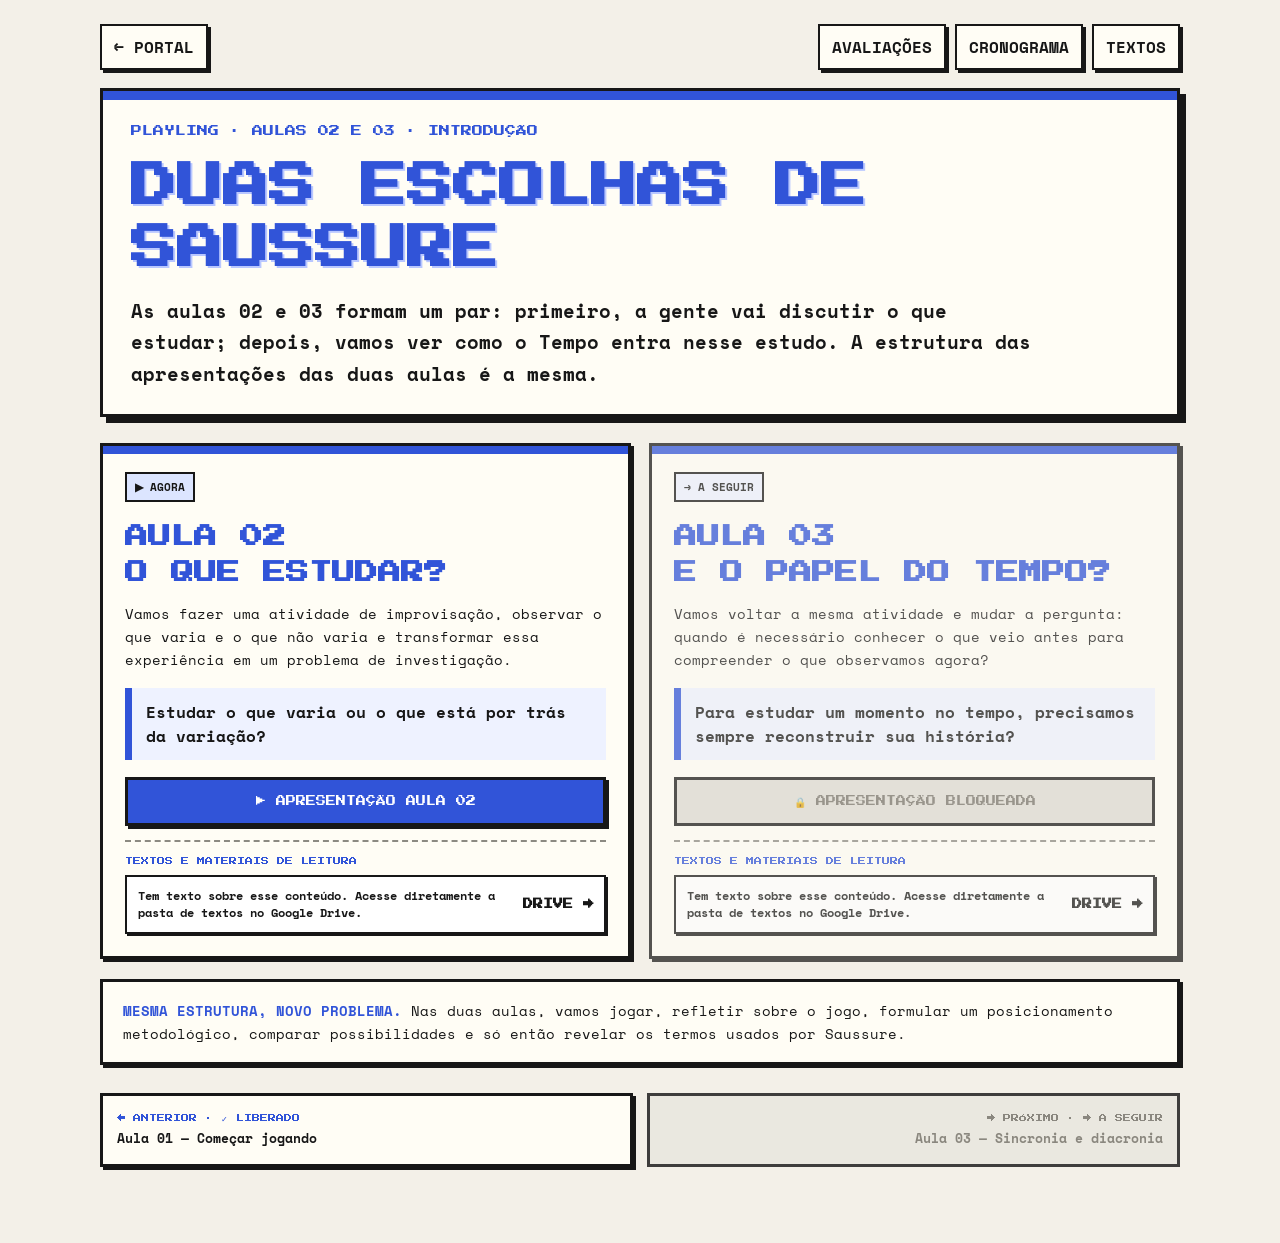
<file: aulas-02-03-saussure.html>
<!DOCTYPE html>

<html lang="pt-BR">
<head>
<meta charset="utf-8"/>
<meta content="width=device-width, initial-scale=1" name="viewport"/>
<meta content="#3154d8" name="theme-color"/>
<title>Aulas 02 e 03 — PlayLing | Linguística I</title>
<link href="https://fonts.googleapis.com" rel="preconnect"/>
<link crossorigin="" href="https://fonts.gstatic.com" rel="preconnect"/>
<link href="https://fonts.googleapis.com/css2?family=Press+Start+2P&amp;family=Space+Mono:wght@400;700&amp;display=swap" rel="stylesheet"/>
<style>
    :root{
      --bg:#f3f0e8;
      --paper:#fffdf5;
      --ink:#171717;
      --line:#171717;
      --blue:#3154d8;
      --blue-soft:#dce5ff;
      --blue-pale:#eef2ff;
      --yellow:#f0c94c;
      --green:#25865a;
      --red:#d83b46;
      --muted:#77736a;
      --disabled:#dedbd2;
      --shadow:6px 6px 0 var(--line);
      --shadow-small:3px 3px 0 var(--line);
      --speed:.14s;
    }

    *{box-sizing:border-box}
    html{scroll-behavior:smooth}
    body{
      margin:0;
      background:var(--bg);
      color:var(--ink);
      font-family:"Space Mono",monospace;
    }
    a{color:inherit}
    button,a{font:inherit}
    button{color:inherit}

    .wrap{width:min(1080px,92vw);margin:0 auto;padding:24px 0 76px}

    /* ---------- Navegação superior ---------- */
    .topbar{
      display:flex;
      align-items:center;
      justify-content:space-between;
      gap:12px;
      margin-bottom:18px;
    }
    .back-link,.utility-link{
      display:inline-flex;
      align-items:center;
      justify-content:center;
      min-height:42px;
      border:2px solid var(--line);
      background:var(--paper);
      padding:9px 12px;
      text-decoration:none;
      font-weight:700;
      box-shadow:var(--shadow-small);
      transition:transform var(--speed),box-shadow var(--speed),background var(--speed);
    }
    .back-link:hover,.back-link:focus-visible,
    .utility-link:hover,.utility-link:focus-visible{
      transform:translate(2px,2px);
      box-shadow:1px 1px 0 var(--line);
      background:#fff;
      outline:none;
    }
    .mini-nav{display:flex;gap:9px;flex-wrap:wrap;justify-content:flex-end}

    /* ---------- Cabeçalho ---------- */
    .lesson-head{
      position:relative;
      overflow:hidden;
      border:3px solid var(--line);
      background:var(--paper);
      box-shadow:var(--shadow);
      padding:28px 28px 24px;
    }
    .lesson-head::before{
      content:"";
      position:absolute;
      left:0;top:0;width:100%;height:9px;
      background:var(--blue);
    }
    .eyebrow{
      font-family:"Press Start 2P",monospace;
      font-size:11px;
      line-height:1.7;
      color:var(--blue);
      margin:4px 0 14px;
    }
    .lesson-head h1{
      font-family:"Press Start 2P",monospace;
      font-size:clamp(23px,4.2vw,46px);
      line-height:1.35;
      margin:0;
      color:var(--blue);
      text-shadow:2px 2px 0 #b9c7ff;
    }
    .lesson-subtitle{
      margin:16px 0 0;
      font-size:clamp(15px,2vw,19px);
      line-height:1.65;
      font-weight:700;
      max-width:900px;
    }

    /* ---------- Cartões das duas aulas ---------- */
    .pair-grid{
      display:grid;
      grid-template-columns:1fr 1fr;
      gap:18px;
      margin-top:26px;
    }
    .lesson-card{
      --accent:var(--blue);
      position:relative;
      border:3px solid var(--line);
      background:var(--paper);
      padding:23px 22px 22px;
      min-height:300px;
      box-shadow:var(--shadow-small);
      overflow:hidden;
    }
    .lesson-card::before{
      content:"";
      position:absolute;
      left:0;top:0;width:100%;height:8px;
      background:var(--accent);
    }
    .lesson-card[data-state="locked"],
    .lesson-card[data-state="next"]{opacity:.72}
    .card-status{
      display:inline-block;
      border:2px solid var(--line);
      background:var(--blue-soft);
      padding:5px 8px;
      font-size:11px;
      font-weight:700;
      margin:3px 0 14px;
    }
    .lesson-card[data-state="current"] .card-status::before{content:"▶ AGORA"}
    .lesson-card[data-state="open"] .card-status::before{content:"✓ LIBERADO"}
    .lesson-card[data-state="next"] .card-status{background:#edf1ff}
    .lesson-card[data-state="next"] .card-status::before{content:"→ A SEGUIR"}
    .lesson-card[data-state="locked"] .card-status{background:#ddd}
    .lesson-card[data-state="locked"] .card-status::before{content:"🔒 BLOQUEADO"}
    .lesson-card h2{
      font-family:"Press Start 2P",monospace;
      color:var(--blue);
      font-size:clamp(16px,2.2vw,23px);
      line-height:1.55;
      margin:3px 0 12px;
    }
    .lesson-card p{font-size:14px;line-height:1.65;margin:0 0 15px}
    .lesson-card .big-question{
      border-left:7px solid var(--blue);
      background:var(--blue-pale);
      padding:12px 14px;
      font-weight:700;
      margin:17px 0;
    }
    .present-launch{
      width:100%;
      border:3px solid var(--line);
      background:var(--blue);
      color:#fff;
      padding:14px 16px;
      cursor:pointer;
      box-shadow:3px 3px 0 var(--line);
      font-family:"Press Start 2P",monospace;
      font-size:10px;
      line-height:1.5;
      transition:transform var(--speed),box-shadow var(--speed),filter var(--speed);
    }
    .present-launch:hover,.present-launch:focus-visible{
      transform:translate(2px,2px);
      box-shadow:1px 1px 0 var(--line);
      filter:brightness(1.08);
      outline:none;
    }
    .lesson-card[data-state="locked"] .present-launch,
    .lesson-card[data-state="next"] .present-launch{
      background:var(--disabled);
      color:#77736a;
      cursor:not-allowed;
      box-shadow:none;
    }
    .lesson-card[data-state="locked"] .present-launch:hover,
    .lesson-card[data-state="locked"] .present-launch:focus-visible,
    .lesson-card[data-state="next"] .present-launch:hover,
    .lesson-card[data-state="next"] .present-launch:focus-visible{
      transform:none;
      filter:none;
      box-shadow:none;
    }
    .card-material{
      margin-top:14px;
      border-top:2px dashed #8c8a82;
      padding-top:13px;
    }
    .card-material-label{
      display:block;
      font-family:"Press Start 2P",monospace;
      color:var(--blue);
      font-size:8px;
      line-height:1.55;
      margin-bottom:7px;
    }
    .drive-card-link{
      display:flex;
      align-items:center;
      justify-content:space-between;
      gap:10px;
      border:2px solid var(--line);
      background:#fff;
      color:var(--ink);
      padding:10px 11px;
      text-decoration:none;
      font-weight:700;
      font-size:12px;
      line-height:1.45;
      transition:transform var(--speed),box-shadow var(--speed),background var(--speed);
    }
    .drive-card-link.is-active{box-shadow:2px 2px 0 var(--line)}
    .drive-card-link.is-active:hover,.drive-card-link.is-active:focus-visible{
      transform:translate(1px,1px);
      box-shadow:1px 1px 0 var(--line);
      background:var(--blue-pale);
      outline:none;
    }
    .drive-card-link[aria-disabled="true"]{
      background:#eee;
      color:#77736a;
      cursor:not-allowed;
      opacity:.78;
    }
    .drive-card-link .drive-arrow{
      font-family:"Press Start 2P",monospace;
      font-size:10px;
      white-space:nowrap;
    }

    .pair-note{
      margin-top:20px;
      border:3px solid var(--line);
      background:var(--paper);
      padding:17px 20px;
      box-shadow:var(--shadow-small);
      line-height:1.65;
      font-size:14px;
    }
    .pair-note strong{color:var(--blue)}

    /* ============================================================
       APRESENTAÇÕES
       ============================================================ */
    .presentations{display:none}
    .deck{display:none}
    .scene{display:none}

    body.presentation{
      overflow:hidden;
      background:var(--bg);
    }
    body.presentation .wrap{display:none}
    body.presentation .presentations{display:block}
    body.presentation .deck.active-deck{display:block}
    body.presentation .deck.active-deck .scene.present-active{
      display:flex;
      position:fixed;
      inset:0;
      z-index:100;
      background:var(--paper);
      padding:62px clamp(24px,5vw,72px) 108px;
      flex-direction:column;
      justify-content:center;
      align-items:flex-start;
      overflow:auto;
      animation:sceneIn .18s ease-out;
    }
    body.presentation .deck.active-deck .scene.center{align-items:center;text-align:center}
    body.presentation .deck.active-deck .scene::before{
      content:"";
      position:fixed;
      left:0;top:0;width:100%;height:11px;
      background:var(--blue);
      z-index:101;
    }
    .scene-inner{width:min(1100px,100%);margin:0 auto}
    .scene.center .scene-inner{display:flex;flex-direction:column;align-items:center}
    .scene-label{
      display:inline-block;
      font-family:"Press Start 2P",monospace;
      font-size:9px;
      line-height:1.4;
      color:var(--blue);
      border:2px solid var(--blue);
      padding:6px 8px;
      margin-bottom:17px;
    }
    .scene h3{
      font-family:"Press Start 2P",monospace;
      font-size:clamp(22px,3vw,40px);
      line-height:1.35;
      color:var(--blue);
      margin:0 0 20px;
      max-width:1050px;
    }
    .scene h3.long-title{
      font-size:clamp(19px,2.35vw,33px);
      line-height:1.38;
    }
    .scene h3.very-long-title{
      font-size:clamp(18px,2vw,29px);
      line-height:1.4;
    }
    @media (min-width:800px) and (max-height:760px){
      .scene h3{font-size:clamp(19px,2.5vw,34px);margin-bottom:14px}
      .scene h3.long-title{font-size:clamp(17px,2vw,28px)}
      .scene h3.very-long-title{font-size:clamp(16px,1.8vw,25px)}
    }

    .scene p,.scene li{
      font-size:clamp(17px,2vw,25px);
      line-height:1.55;
    }
    .scene p{margin:9px 0}
    .scene ul{margin:10px 0;padding-left:28px}
    .scene li{margin:8px 0}
    .small{font-size:clamp(13px,1.4vw,17px)!important;line-height:1.55!important}
    .lead{font-size:clamp(21px,2.6vw,32px)!important;font-weight:700;line-height:1.5!important}
    .huge-question{
      font-family:"Press Start 2P",monospace;
      font-size:clamp(30px,5.8vw,75px);
      color:var(--blue);
      line-height:1.35;
      margin:0;
      text-align:center;
    }
    .sub-question{
      max-width:900px;
      text-align:center;
      font-size:clamp(18px,2.3vw,29px)!important;
      margin-top:25px!important;
    }
    .transition-word{
      font-family:"Press Start 2P",monospace;
      color:var(--blue);
      font-size:clamp(30px,5vw,68px);
      line-height:1.35;
      text-align:center;
    }

    .activity-box,.reflection-box,.choice-box,.saussure-box,.reveal-box,.term-box,.drive-box{
      width:min(1000px,100%);
      border:3px solid var(--line);
      background:var(--blue-pale);
      padding:22px 25px;
      box-shadow:var(--shadow-small);
    }
    .activity-box h4,.reflection-box h4,.choice-box h4,.saussure-box h4,.reveal-box h4,.term-box h4,.drive-box h4{
      font-family:"Press Start 2P",monospace;
      color:var(--blue);
      font-size:clamp(12px,1.5vw,17px);
      line-height:1.55;
      margin:0 0 14px;
    }

    .class1-memory{
      display:inline-block;
      border:3px solid var(--line);
      padding:9px 12px;
      background:var(--blue);
      color:white;
      font-family:"Press Start 2P",monospace;
      font-size:10px;
      line-height:1.4;
      margin-bottom:18px;
    }
    .flow{
      display:flex;
      align-items:center;
      justify-content:center;
      flex-wrap:wrap;
      gap:10px;
      margin:24px 0 0;
      width:100%;
    }
    .flow span{
      border:2px solid var(--line);
      background:var(--paper);
      padding:10px 13px;
      font-weight:700;
      font-size:clamp(13px,1.5vw,18px);
    }
    .flow b{font-size:20px;color:var(--blue)}

    .scale-number{
      font-family:"Press Start 2P",monospace;
      font-size:clamp(42px,8vw,100px);
      color:var(--blue);
      line-height:1;
      margin-bottom:20px;
    }
    .scale-grid{
      display:grid;
      grid-template-columns:repeat(4,1fr);
      gap:12px;
      width:min(1000px,100%);
      margin-top:22px;
    }
    .scale-grid div{
      border:2px solid var(--line);
      padding:16px 12px;
      text-align:center;
      background:var(--blue-pale);
      font-weight:700;
      font-size:clamp(14px,1.6vw,19px);
    }

    .two-options{
      display:grid;
      grid-template-columns:1fr auto 1fr;
      align-items:stretch;
      gap:18px;
      width:min(1000px,100%);
      margin-top:18px;
    }
    .option{
      border:4px solid var(--line);
      background:var(--blue-pale);
      min-height:190px;
      display:flex;
      align-items:center;
      justify-content:center;
      text-align:center;
      padding:25px;
      font-family:"Press Start 2P",monospace;
      font-size:clamp(15px,2vw,24px);
      line-height:1.55;
      box-shadow:var(--shadow-small);
    }
    .or{
      display:flex;
      align-items:center;
      justify-content:center;
      font-family:"Press Start 2P",monospace;
      color:var(--blue);
      font-size:16px;
    }

    .live-columns{
      display:grid;
      grid-template-columns:1fr 1fr;
      gap:18px;
      width:min(1050px,100%);
    }
    .live-column{
      border:3px solid var(--line);
      background:var(--paper);
      box-shadow:var(--shadow-small);
      min-height:330px;
      overflow:hidden;
    }
    .live-column h4{
      margin:0;
      background:var(--blue);
      color:white;
      padding:14px 15px;
      font-family:"Press Start 2P",monospace;
      font-size:clamp(11px,1.3vw,15px);
      line-height:1.5;
    }
    .editable{
      min-height:260px;
      padding:18px;
      font-size:clamp(15px,1.65vw,20px);
      line-height:1.55;
      outline:none;
      white-space:pre-wrap;
    }
    .editable:empty::before{
      content:"Esse espaço vai ficar em branco. Crie o seu próprio espaço para registrar as respostas da turma...";
      color:#969084;
    }
    .editable:focus{background:var(--blue-pale)}
    .live-hint{
      font-size:12px!important;
      color:var(--muted);
      margin-top:12px!important;
    }

    .saussure-name{
      font-family:"Press Start 2P",monospace;
      font-size:clamp(28px,5vw,66px);
      color:var(--blue);
      line-height:1.35;
      margin-bottom:22px;
    }
    .reveal-answer{
      font-family:"Press Start 2P",monospace;
      font-size:clamp(20px,3.5vw,45px);
      line-height:1.45;
      color:var(--blue);
      text-align:center;
      margin:8px 0 23px;
    }
    .analogy-note{
      border-top:2px dashed var(--line);
      padding-top:14px;
      margin-top:18px;
      font-size:clamp(13px,1.4vw,17px)!important;
    }
    .choice-cost{
      margin-top:20px!important;
      font-weight:700;
      border-left:7px solid var(--blue);
      padding:10px 14px;
      background:var(--blue-pale);
    }

    .terms{
      display:grid;
      grid-template-columns:1fr auto 1fr;
      align-items:center;
      gap:18px;
      width:min(1050px,100%);
    }
    .term{
      border:4px solid var(--line);
      background:var(--blue-pale);
      padding:25px 18px;
      text-align:center;
      box-shadow:var(--shadow-small);
    }
    .term strong{
      display:block;
      font-family:"Press Start 2P",monospace;
      font-size:clamp(19px,3vw,38px);
      color:var(--blue);
      line-height:1.45;
      margin-bottom:13px;
    }
    .term span{font-size:clamp(14px,1.6vw,20px);font-weight:700;line-height:1.45}
    .times{font-family:"Press Start 2P",monospace;font-size:25px;color:var(--blue)}

    .checklist{
      width:min(900px,100%);
      margin:0;
      padding:0;
      list-style:none;
    }
    .checklist li{
      border-bottom:2px dashed #b9b4a8;
      padding:10px 0;
      font-weight:700;
    }
    .checklist li::before{content:"✓ ";color:var(--blue);font-weight:700}
    .drive-box{margin-top:24px;background:#fff}
    .drive-box p{font-size:clamp(14px,1.5vw,18px);margin:0}
    .drive-pill{
      display:inline-block;
      margin-top:13px;
      border:2px solid var(--line);
      background:var(--blue-soft);
      padding:8px 10px;
      font-family:"Press Start 2P",monospace;
      font-size:9px;
      line-height:1.45;
    }

    /* ---------- Barra inferior da apresentação ---------- */
    .presentation-ui{
      display:none;
      position:fixed;
      z-index:500;
      left:0;right:0;bottom:0;
      min-height:74px;
      border-top:3px solid var(--line);
      background:var(--bg);
      padding:10px 16px;
      align-items:center;
      justify-content:space-between;
      gap:12px;
    }
    body.presentation .presentation-ui{display:flex}
    .presentation-left,.presentation-right{display:flex;align-items:center;gap:8px}
    .presentation-title{
      font-family:"Press Start 2P",monospace;
      font-size:9px;
      line-height:1.4;
      text-align:center;
      white-space:nowrap;
    }
    .control-btn{
      min-width:43px;
      min-height:40px;
      border:2px solid var(--line);
      background:var(--paper);
      cursor:pointer;
      box-shadow:2px 2px 0 var(--line);
      font-weight:700;
      transition:transform var(--speed),box-shadow var(--speed);
    }
    .control-btn:hover,.control-btn:focus-visible{
      transform:translate(1px,1px);
      box-shadow:1px 1px 0 var(--line);
      outline:none;
    }
    .present-count{font-weight:700;font-size:12px;white-space:nowrap}
    .progress-track{
      position:fixed;
      left:0;bottom:74px;
      width:100%;height:4px;
      background:#d9d5ca;
      z-index:501;
    }
    .progress-fill{height:100%;width:0;background:var(--blue);transition:width .12s linear}

    @keyframes sceneIn{
      from{opacity:0;transform:translateY(7px)}
      to{opacity:1;transform:translateY(0)}
    }

    @media(max-width:760px){
      .wrap{width:min(94vw,1080px);padding-top:15px}
      .topbar{align-items:flex-start;flex-direction:column}
      .mini-nav{justify-content:flex-start}
      .pair-grid{grid-template-columns:1fr}
      .lesson-head{padding:24px 18px 20px}
      body.presentation .deck.active-deck .scene.present-active{padding:50px 18px 105px}
      .two-options,.terms{grid-template-columns:1fr}
      .or,.times{padding:2px 0}
      .live-columns{grid-template-columns:1fr}
      .live-column{min-height:230px}
      .editable{min-height:170px}
      .scale-grid{grid-template-columns:1fr 1fr}
      .presentation-title,.progress-track{display:none}
    }

    @media(prefers-reduced-motion:reduce){
      *{scroll-behavior:auto!important;animation:none!important;transition:none!important}
    }

    @media print{
      .presentation-ui{display:none!important}
    }
  </style>
<link href="site-common.css" rel="stylesheet"/>
</head>
<body>
<main class="wrap" id="landing">
<div class="topbar">
<a class="back-link" href="index.html">← PORTAL</a>
<nav aria-label="Acessos rápidos" class="mini-nav">
<a class="utility-link" href="avaliacoes.html">AVALIAÇÕES</a>
<a class="utility-link" href="cronograma.html">CRONOGRAMA</a>
<a class="utility-link" href="textos.html">TEXTOS</a>
</nav>
</div>
<header class="lesson-head">
<p class="eyebrow">PLAYLING · AULAS 02 E 03 · INTRODUÇÃO</p>
<h1>DUAS ESCOLHAS DE SAUSSURE</h1>
<p class="lesson-subtitle">
        As aulas 02 e 03 formam um par: primeiro, a gente vai discutir <strong>o que estudar</strong>;
        depois, vamos ver <strong>como o Tempo entra nesse estudo</strong>. A estrutura das apresentações das duas aulas é a mesma.
      </p>
</header>
<!--
      ============================================================
      COMO LIBERAR A AULA 03 QUANDO CHEGAR O MOMENTO
      ============================================================

      Faça APENAS estas duas mudanças nos cartões abaixo:

      1) Na Aula 02, troque:
           data-state="current"
         por:
           data-state="open"

      2) Na Aula 03, troque:
           data-state="locked"
         por:
           data-state="current"

      O JavaScript lê esses estados automaticamente:
      - current = aula atual, apresentação liberada
      - open    = aula anterior, apresentação continua liberada
      - locked  = apresentação bloqueada

      NÃO é necessário alterar o código da apresentação da Aula 03.
      Ela já está completa neste mesmo arquivo.
    -->
<section aria-label="Aulas 02 e 03" class="pair-grid">
<article class="lesson-card" data-lesson="2" data-state="current">
<span aria-label="Aula atual" class="card-status"></span>
<h2>AULA 02<br/>O QUE ESTUDAR?</h2>
<p>
          Vamos fazer uma atividade de improvisação, observar o que varia e o que não varia e transformar essa experiência
          em um problema de investigação.
        </p>
<div class="big-question">Estudar o que varia ou o que está por trás da variação?</div>
<button class="present-launch" data-launch="2" type="button">▶ APRESENTAÇÃO AULA 02</button>
<div class="card-material">
<span class="card-material-label">TEXTOS E MATERIAIS DE LEITURA</span>
<a class="drive-card-link is-active" href="https://drive.google.com/drive/folders/1tIUsTf-qjTyWiIr1S74jszs9MIUOoq1M?usp=sharing" rel="noopener noreferrer" target="_blank">
<span>Tem texto sobre esse conteúdo. Acesse diretamente a pasta de textos no Google Drive.</span>
<span class="drive-arrow">DRIVE →</span>
</a>
</div>
</article>
<article class="lesson-card" data-lesson="3" data-state="locked">
<span aria-label="Aula bloqueada" class="card-status"></span>
<h2>AULA 03<br/>E O PAPEL DO TEMPO?</h2>
<p>
          Vamos voltar a mesma atividade e mudar a pergunta: quando é necessário conhecer o que veio antes
          para compreender o que observamos agora?
        </p>
<div class="big-question">Para estudar um momento no tempo, precisamos sempre reconstruir sua história?</div>
<button class="present-launch" data-launch="3" disabled="" type="button">🔒 APRESENTAÇÃO BLOQUEADA</button>
<div class="card-material">
<span class="card-material-label">TEXTOS E MATERIAIS DE LEITURA</span>
<a class="drive-card-link is-active" href="https://drive.google.com/drive/folders/1tIUsTf-qjTyWiIr1S74jszs9MIUOoq1M?usp=sharing" rel="noopener noreferrer" target="_blank">
<span>Tem texto sobre esse conteúdo. Acesse diretamente a pasta de textos no Google Drive.</span>
<span class="drive-arrow">DRIVE →</span>
</a>
</div>
</article>
</section>
<aside class="pair-note">
<strong>MESMA ESTRUTURA, NOVO PROBLEMA.</strong>
      Nas duas aulas, vamos jogar, refletir sobre o jogo, formular um posicionamento metodológico,
      comparar possibilidades e só então revelar os termos usados por Saussure.
    </aside>
<nav aria-label="Aula anterior e próxima aula" class="course-sequence-nav" data-course-nav="" data-current-group="aula-02,aula-03"></nav>
</main>
<!-- ============================================================
       APRESENTAÇÕES — ficam invisíveis até o botão APRESENTAÇÃO
       ============================================================ -->
<section aria-hidden="true" class="presentations">
<!-- ========================= AULA 02 ========================= -->
<div class="deck" data-lesson-title="PLAYLING · AULA 02 · O QUE ESTUDAR?" id="deck-2">
<section class="scene" data-title="Hoje vamos" id="a02-cena-01">
<div class="scene-inner">
<span class="scene-label">Cena 01</span>
<h3>HOJE A GENTE VAI...</h3>
<ul>
<li>jogar e improvisar;</li>
<li>transformar o jogo em um problema de investigação;</li>
<li>descobrir uma decisão que ajudou a construir a Linguística moderna.</li>
</ul>
</div>
</section>
<section class="scene center" data-title="O que estudar?" id="a02-cena-02">
<div class="scene-inner">
<span class="scene-label">Cena 02</span>
<div class="huge-question">O QUE ESTUDAR?</div>
<p class="sub-question">Estudar o que varia ou o que está por trás da variação?</p>
</div>
</section>
<section class="scene center" data-title="Vamos descobrir jogando" id="a02-cena-03">
<div class="scene-inner">
<span class="scene-label">Cena 03</span>
<div class="transition-word">VAMOS DESCOBRIR...<br/>JOGANDO!</div>
</div>
</section>
<section class="scene" data-title="Em Linguística também se improvisa" id="a02-cena-04">
<div class="scene-inner">
<span class="scene-label">Cena 04</span>
<h3>EM LINGUÍSTICA, TAMBÉM SE IMPROVISA</h3>
<div class="activity-box">
<h4>COMO VAMOS JOGAR</h4>
<ul>
<li>três participantes;</li>
<li>cada um vai ver vários objetos, um de cada vez;</li>
<li>cada participante improvisa uma história contendo os objetos;</li>
<li>toda história começa com "Hoje eu acordei e...";</li>
<li>um participante não ouve a história do outro;</li>
<li>sem preparação prévia e tem que ter reflexos rápidos.</li>
</ul>
</div>
</div>
</section>
<section class="scene" data-title="Refletindo sobre o jogo" id="a02-cena-05">
<div class="scene-inner">
<span class="scene-label">Cena 05</span>
<span class="class1-memory">LEMBRAM DA AULA 01?</span>
<h3>MAS LEMBREM: JOGAR NÃO BASTA.<br/>AGORA VAMOS OLHAR PARA O JOGO.</h3>
<div class="reflection-box">
<p><strong>O que podemos dizer sobre os objetos? Eram os mesmos ou eram diferentes?</strong></p>
<p><strong>E sobre a ordem que eles foram apresentados?</strong></p>
<p><strong>Mais alguma coisa sobre os objetos?</strong></p>
<p class="lead">E sobre as histórias contadas: foram as mesmas ou eram diferentes?</p>
</div>
<div aria-label="Movimento de investigação" class="flow">
<span>JOGAR</span><b>→</b><span>OBSERVAR</span><b>→</b><span>PERGUNTAR</span><b>→</b><span>INVESTIGAR</span>
</div>
</div>
</section>
<section class="scene center" data-title="E se ampliarmos?" id="a02-cena-06">
<div class="scene-inner">
<span class="scene-label">Cena 06</span>
<div class="scale-number">12</div>
<h3>E SE A GENTE FIZESSE ESSE JOGO EM TODAS AS SALAS DOS 12 ANDARES DESSE PRÉDIO?</h3>
<p class="lead">Centenas de salas × milhares de participantes × (!!??) novas histórias...</p>
<p class="sub-question">Quantas histórias diferentes teria no final?</p>
</div>
</section>
<section class="scene center" data-title="A escolha" id="a02-cena-07">
<div class="scene-inner">
<span class="scene-label">Cena 07</span>
<h3>SE VOCÊ SÓ PUDESSE ESCOLHER UM DOS DOIS PARA ESTUDAR...</h3>
<div class="two-options">
<div class="option">OS OBJETOS</div>
<div class="or">OU</div>
<div class="option">AS HISTÓRIAS</div>
</div>
</div>
</section>
<section class="scene" data-title="Comparando as opções" id="a02-cena-08">
<div class="scene-inner">
<span class="scene-label">Cena 08</span>
<h3>VAMOS COMPARAR AS DUAS OPÇÕES</h3>
<div class="live-columns">
<div class="live-column">
<h4>OS OBJETOS</h4>
<div aria-label="Anotações sobre os objetos" class="editable" contenteditable="true" role="textbox"></div>
</div>
<div class="live-column">
<h4>AS HISTÓRIAS</h4>
<div aria-label="Anotações sobre as histórias" class="editable" contenteditable="true" role="textbox"></div>
</div>
</div>
<p class="live-hint">Sugestão para a discussão: o que conseguimos observar? O que fica difícil? Que conclusões poderíamos tirar?</p>
</div>
</section>
<section class="scene center" data-title="Saussure chegou aqui" id="a02-cena-09">
<div class="scene-inner">
<span class="scene-label">Cena 09</span>
<div class="saussure-name">SAUSSURE</div>
<p class="lead" style="max-width:900px;text-align:center">
            chegou a um problema parecido quando precisou decidir qual seria o objeto central da Linguística.
          </p>
<p class="sub-question">O que privilegiar quando as realizações concretas variam indefinidamente?</p>
</div>
</section>
<section class="scene center" data-title="A escolha de Saussure" id="a02-cena-10">
<div class="scene-inner">
<span class="scene-label">Cena 10</span>
<h3>E A ESCOLHA FOI...</h3>
<div class="reveal-box">
<div class="reveal-answer">A ORGANIZAÇÃO ESTÁVEL POR TRÁS DAS REALIZAÇÕES</div>
<p><strong>No nosso jogo:</strong> aquilo que permaneceu compartilhado (objetos e a ordem).</p>
<p><strong>Na língua:</strong> o sistema.</p>
</div>
</div>
</section>
<section class="scene" data-title="Por que não as histórias?" id="a02-cena-11">
<div class="scene-inner">
<span class="scene-label">Cena 11</span>
<h3>E POR QUE NÃO AS REALIZAÇÕES INDIVIDUAIS?</h3>
<div class="saussure-box">
<p>
              Na visão de Saussure, elas eram numerosas, heterogêneas e variavam
              de pessoa para pessoa, indefinidamente.
            </p>
<p>
              Isso tornava impossível delimitá-las como o objeto central de uma ciência que buscava regularidades.
            </p>
<p class="choice-cost">Saussure afirmou que então foi levado um posicionamento metodológico — e ele sabia toda escolha deixaria alguma coisa de fora.</p>
<p class="analogy-note"><strong>Importante:</strong> os objetos e as histórias são uma analogia para construir o problema; não são equivalentes literais a língua nem a fala.</p>
</div>
</div>
</section>
<section class="scene center" data-title="Língua e fala" id="a02-cena-12">
<div class="scene-inner">
<span class="scene-label">Cena 12</span>
<h3>OS NOMES DESSA DISTINÇÃO</h3>
<div class="terms">
<div class="term"><strong>LANGUE</strong><span>LÍNGUA<br/>sistema compartilhado</span></div>
<div class="times">×</div>
<div class="term"><strong>PAROLE</strong><span>FALA<br/>realizações concretas</span></div>
</div>
</div>
</section>
<section class="scene" data-title="Hoje vimos" id="a02-cena-13">
<div class="scene-inner">
<span class="scene-label">Cena 13</span>
<h3>O QUE ACONTECEU HOJE...</h3>
<ul class="checklist">
<li>jogamos e improvisamos;</li>
<li>transformamos o jogo em um problema de investigação;</li>
<li>entendemos um posicionamento metodológico de Saussure;</li>
<li>conhecemos a dicotomia <strong>língua × fala</strong>.</li>
</ul>
</div>
</section>
</div>
<!-- ========================= AULA 03 ========================= -->
<div class="deck" data-lesson-title="PLAYLING · AULA 03 · E O TEMPO?" id="deck-3">
<section class="scene" data-title="Hoje vamos" id="a03-cena-01">
<div class="scene-inner">
<span class="scene-label">Cena 01</span>
<h3>HOJE A GENTE VAI...</h3>
<ul>
<li>jogar novamente o jogo que já jogamos na última aula;</li>
<li>transformar o Tempo em um problema de investigação;</li>
<li>descobrir a outra decisão que ajudou a construir a Linguística moderna.</li>
</ul>
</div>
</section>
<section class="scene center" data-title="E o tempo?" id="a03-cena-02">
<div class="scene-inner">
<span class="scene-label">Cena 02</span>
<div class="huge-question">E O TEMPO?</div>
<p class="sub-question">Para entender como é alguma situação em um determinado momento, a gente precisa saber tudo o que aconteceu antes?</p>
</div>
</section>
<section class="scene center" data-title="Vamos descobrir jogando" id="a03-cena-03">
<div class="scene-inner">
<span class="scene-label">Cena 03</span>
<div class="transition-word">VAMOS DESCOBRIR...<br/>JOGANDO!</div>
</div>
</section>
<section class="scene" data-title="Improvisa de novo" id="a03-cena-04">
<div class="scene-inner">
<span class="scene-label">Cena 04</span>
<h3>IMPROVISA DE NOVO!</h3>
<div class="activity-box">
<h4>COMO A GENTE VAI JOGAR</h4>
<ul>
<li>os mesmos objetos;</li>
<li>os objetos aparecem na mesma ordem;</li>
<li>se possível, os mesmos participantes;</li>
<li>a instrução agora é: <strong>“conte novamente a mesma história”</strong>;</li>
</ul>
</div>
</div>
</section>
<section class="scene" data-title="Refletindo sobre o jogo" id="a03-cena-05">
<div class="scene-inner">
<span class="scene-label">Cena 05</span>
<span class="class1-memory">MESMO JOGO, NOVO OLHAR</span>
<h3>JOGAR NÃO BASTA.<br/>AGORA VAMOS OLHAR PARA O JOGO.</h3>
<div class="reflection-box">
<p><strong>Os objetos eram os mesmos.</strong></p>
<p><strong>A ordem era a mesma.</strong></p>
<p class="lead">As histórias de hoje são iguais as da aula anterior?</p>
</div>
<div aria-label="Movimento de investigação" class="flow">
<span>JOGAR</span><b>→</b><span>OBSERVAR</span><b>→</b><span>PERGUNTAR</span><b>→</b><span>INVESTIGAR</span>
</div>
</div>
</section>
<section class="scene center" data-title="E se repetirmos?" id="a03-cena-06">
<div class="scene-inner">
<span class="scene-label">Cena 06</span>
<h3>E SE A GENTE REPETISSE ISSO...</h3>
<div class="scale-grid">
<div>AMANHÃ</div>
<div>DAQUI A UMA SEMANA</div>
<div>DAQUI A UM MÊS</div>
<div>DAQUI A UM ANO</div>
</div>
<p class="sub-question">Quantas versões teria no total?</p>
</div>
</section>
<section class="scene center" data-title="A escolha" id="a03-cena-07">
<div class="scene-inner">
<span class="scene-label">Cena 07</span>
<h3>SE VOCÊ SÓ PUDESSE ESCOLHER UM DOS DOIS PARA ESTUDAR...</h3>
<div class="two-options">
<div class="option">A HISTÓRIA COMO ELA É EM UM MOMENTO</div>
<div class="or">OU</div>
<div class="option">COMO ELA VAI MUDANDO AO LONGO DO TEMPO</div>
</div>
</div>
</section>
<section class="scene" data-title="Comparando as opções" id="a03-cena-08">
<div class="scene-inner">
<span class="scene-label">Cena 08</span>
<h3>VAMOS COMPARAR AS DUAS OPÇÕES</h3>
<div class="live-columns">
<div class="live-column">
<h4>UM ESTADO</h4>
<div aria-label="Anotações sobre um estado" class="editable" contenteditable="true" role="textbox"></div>
</div>
<div class="live-column">
<h4>A TRAJETÓRIA</h4>
<div aria-label="Anotações sobre a trajetória" class="editable" contenteditable="true" role="textbox"></div>
</div>
</div>
<p class="live-hint">Sugestão para a discussão: o que conseguimos observar? O que fica difícil? Que conclusões poderíamos tirar?</p>
</div>
</section>
<section class="scene center" data-title="Saussure chegou aqui" id="a03-cena-09">
<div class="scene-inner">
<span class="scene-label">Cena 09</span>
<div class="saussure-name">SAUSSURE</div>
<p class="lead" style="max-width:900px;text-align:center">
            chegou também a um problema parecido: seria possível descrever uma língua em determinado momento sem reconstruir  a sua história?
          </p>
</div>
</section>
<section class="scene center" data-title="A resposta de Saussure" id="a03-cena-10">
<div class="scene-inner">
<span class="scene-label">Cena 10</span>
<h3>E A RESPOSTA FOI...</h3>
<div class="reveal-box">
<div class="reveal-answer">SIM! SAUSSURE PERCEBEU UM PROBLEMA CHAMADO "ETERNO RETORNO".</div>
<p>
              Se para descrever como um sistema funciona em um momento, a gente precisar saber do momento anterior, quando chegar a vez de descrever esse momento anterior... vamos precisar saber do momento anterior a esse anterior. E assim, vamos indo até... até... ???
            </p>
</div>
</div>
</section>
<section class="scene" data-title="Por que não exigir sempre a história?" id="a03-cena-11">
<div class="scene-inner">
<span class="scene-label">Cena 11</span>
<h3>NÃO DÁ PRA EXIGIR SEMPRE A HISTÓRIA ANTERIOR!</h3>
<div class="saussure-box">
<p>Para explicar o século XXI, precisaríamos do século XX.</p>
<p>Para explicar o XX, precisaríamos do XIX.</p>
<p>Depois XVIII... XVII... latim... latim arcaico... pré-latim...</p>
<p class="lead">Até onde a gente precisaria voltar?</p>
<p class="choice-cost">Saussure afirmou que por causa desse problema, é <strong>INEVITÁVEL</strong> que é possível estudar um momento de uma língua sem precisar acessar momentos anteriores.</p>
<p class="analogy-note"><strong>Importante:</strong> nossa atividade não explica <em>por que</em> as línguas mudam. Ela apenas coloca diante de nós estados diferentes para criar o problema metodológico.</p>
</div>
</div>
</section>
<section class="scene center" data-title="Sincronia e diacronia" id="a03-cena-12">
<div class="scene-inner">
<span class="scene-label">Cena 12</span>
<h3>OS NOMES DESSA DISTINÇÃO</h3>
<div class="terms">
<div class="term"><strong>SINCRONIA</strong><span>um estado da língua considerado em determinado momento</span></div>
<div class="times">×</div>
<div class="term"><strong>DIACRONIA</strong><span>relações e mudanças entre estados ao longo do tempo</span></div>
</div>
</div>
</section>
<section class="scene" data-title="Hoje vimos" id="a03-cena-13">
<div class="scene-inner">
<span class="scene-label">Cena 13</span>
<h3>O QUE ACONTECEU HOJE...</h3>
<ul class="checklist">
<li>jogamos novamente com uma atividade conhecida;</li>
<li>transformamos o Tempo em um problema de investigação;</li>
<li>entendemos outro posicionamento metodológico de Saussure;</li>
<li>conhecemos a dicotomia <strong>sincronia × diacronia</strong>.</li>
</ul>
</div>
</section>
</div>
</section>
<div aria-label="Controles da apresentação" class="presentation-ui">
<div class="presentation-left">
<button class="control-btn" id="exitPresentation" title="Sair da apresentação" type="button">✕</button>
<button class="control-btn" id="prevScene" title="Cena anterior" type="button">←</button>
</div>
<div class="presentation-title" id="presentationTitle">PLAYLING</div>
<div class="presentation-right">
<span class="present-count" id="presentCount">1 / 13</span>
<button class="control-btn" id="nextScene" title="Próxima cena" type="button">→</button>
<button class="control-btn" id="fullscreenBtn" title="Tela cheia" type="button">⛶</button>
</div>
<div aria-hidden="true" class="progress-track"><div class="progress-fill" id="progressFill"></div></div>
</div>
<script src="site-config.js"></script>
<script src="site-nav.js"></script>
<script>
    (() => {
      const body = document.body;
      const cards = Array.from(document.querySelectorAll('.lesson-card'));

      // Os estados das Aulas 02 e 03 vêm de site-config.js.
      cards.forEach(card => {
        const id = `aula-0${card.dataset.lesson}`;
        if(window.PlayLing) card.dataset.state = PlayLing.state(id);
      });
      const decks = {
        2: document.getElementById('deck-2'),
        3: document.getElementById('deck-3')
      };

      const exitBtn = document.getElementById('exitPresentation');
      const prevBtn = document.getElementById('prevScene');
      const nextBtn = document.getElementById('nextScene');
      const fullscreenBtn = document.getElementById('fullscreenBtn');
      const presentCount = document.getElementById('presentCount');
      const progressFill = document.getElementById('progressFill');
      const presentationTitle = document.getElementById('presentationTitle');

      let activeLesson = null;
      let activeDeck = null;
      let scenes = [];
      let current = 0;

      /*
        ESTADOS DAS AULAS
        -----------------
        O botão de apresentação é habilitado automaticamente quando
        data-state for "current" ou "open".

        Para liberar a Aula 03 mais tarde:
          - Aula 02: data-state="current" -> data-state="open"
          - Aula 03: data-state="locked"  -> data-state="current"
      */
      function syncCardStates(){
        cards.forEach(card => {
          const state = card.dataset.state;
          const button = card.querySelector('[data-launch]');
          const lesson = card.dataset.lesson;
          const available = state === 'current' || state === 'open';

          button.disabled = !available;
          if(available){
            button.textContent = `▶ APRESENTAÇÃO AULA 0${lesson}`;
          }else{
            button.textContent = '🔒 APRESENTAÇÃO BLOQUEADA';
          }
        });
      }

      function isEditableTarget(target){
        return target.closest('input, textarea, select, [contenteditable="true"]');
      }

      function showScene(index){
        if(!activeDeck) return;
        current = Math.max(0, Math.min(index, scenes.length - 1));
        scenes.forEach((scene, i) => scene.classList.toggle('present-active', i === current));
        presentCount.textContent = `${current + 1} / ${scenes.length}`;
        progressFill.style.width = `${((current + 1) / scenes.length) * 100}%`;
        const scene = scenes[current];
        scene.scrollTop = 0;
        history.replaceState(null, '', `#${scene.id}`);
      }

      function startPresentation(lesson){
        const card = document.querySelector(`.lesson-card[data-lesson="${lesson}"]`);
        if(!card) return;
        const state = card.dataset.state;
        if(!(state === 'current' || state === 'open')) return;

        activeLesson = Number(lesson);
        activeDeck = decks[activeLesson];
        scenes = Array.from(activeDeck.querySelectorAll('.scene'));
        current = 0;

        Object.values(decks).forEach(deck => deck.classList.remove('active-deck'));
        activeDeck.classList.add('active-deck');
        presentationTitle.textContent = activeDeck.dataset.lessonTitle;
        document.querySelector('.presentations').setAttribute('aria-hidden','false');
        body.classList.add('presentation');
        showScene(0);
      }

      function exitPresentation(){
        body.classList.remove('presentation');
        document.querySelector('.presentations').setAttribute('aria-hidden','true');
        Object.values(decks).forEach(deck => {
          deck.classList.remove('active-deck');
          deck.querySelectorAll('.scene').forEach(scene => scene.classList.remove('present-active'));
        });
        activeLesson = null;
        activeDeck = null;
        scenes = [];
        history.replaceState(null, '', window.location.pathname + window.location.search);
        if(document.fullscreenElement) document.exitFullscreen().catch(() => {});
      }

      function next(){ if(current < scenes.length - 1) showScene(current + 1); }
      function previous(){ if(current > 0) showScene(current - 1); }

      document.querySelectorAll('[data-launch]').forEach(button => {
        button.addEventListener('click', () => startPresentation(button.dataset.launch));
      });

      exitBtn.addEventListener('click', exitPresentation);
      prevBtn.addEventListener('click', previous);
      nextBtn.addEventListener('click', next);
      fullscreenBtn.addEventListener('click', () => {
        if(document.fullscreenElement){
          document.exitFullscreen().catch(() => {});
        }else{
          document.documentElement.requestFullscreen?.().catch(() => {});
        }
      });

      document.addEventListener('keydown', event => {
        if(!body.classList.contains('presentation')) return;
        if(isEditableTarget(event.target)) return;

        if(['ArrowRight','PageDown',' '].includes(event.key)){
          event.preventDefault();
          next();
        }
        if(['ArrowLeft','PageUp'].includes(event.key)){
          event.preventDefault();
          previous();
        }
        if(event.key === 'Home'){
          event.preventDefault();
          showScene(0);
        }
        if(event.key === 'End'){
          event.preventDefault();
          showScene(scenes.length - 1);
        }
        if(event.key === 'Escape' && !document.fullscreenElement){
          exitPresentation();
        }
      });

      syncCardStates();
    })();
  

    // ============================================================
    // TÍTULOS DAS CENAS
    // Títulos longos recebem automaticamente fonte menor.
    // Regra atual: >5 palavras = long-title; >9 = very-long-title.
    // Isso evita que títulos em várias linhas dominem a tela no computador.
    // ============================================================
    document.querySelectorAll('.scene h3').forEach((title) => {
      const words = title.textContent.trim().split(/\s+/).filter(Boolean).length;
      if (words > 9) title.classList.add('very-long-title');
      else if (words > 5) title.classList.add('long-title');
    });

</script>
</body>
</html>
</file>
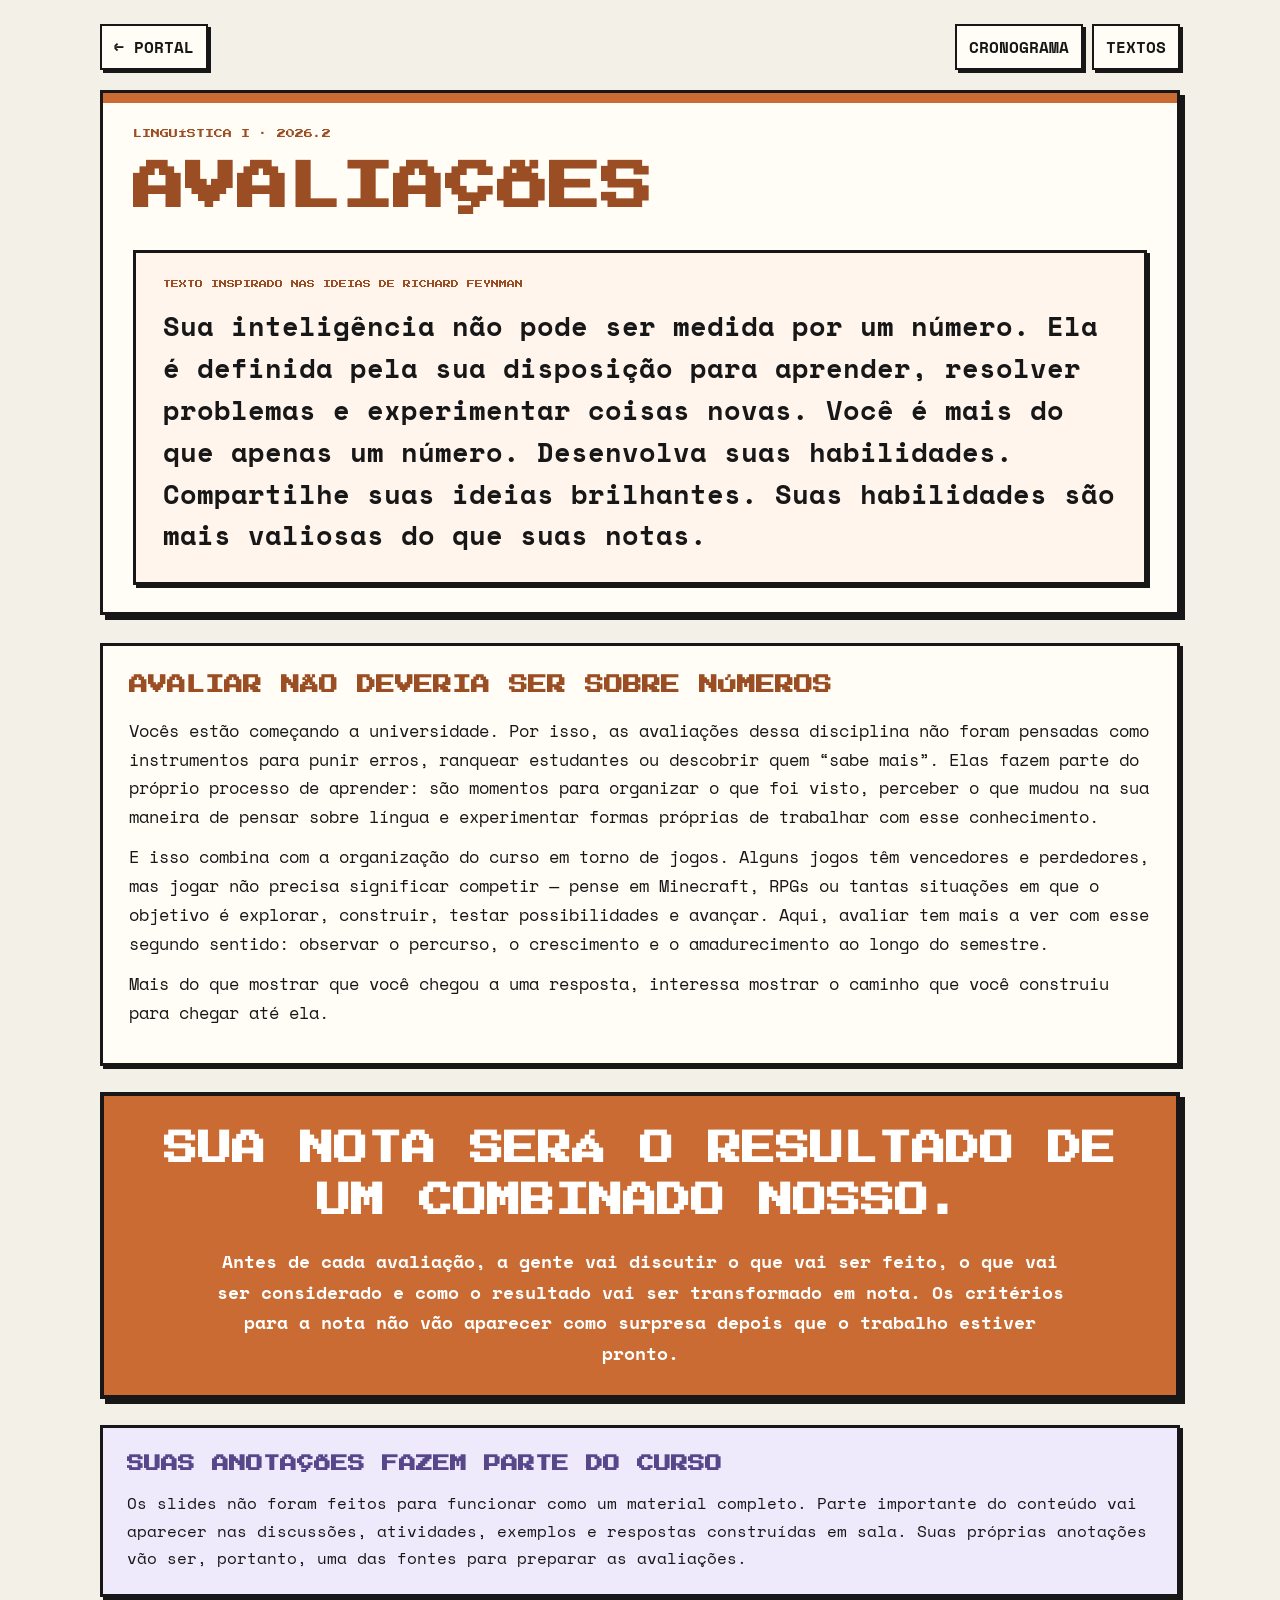
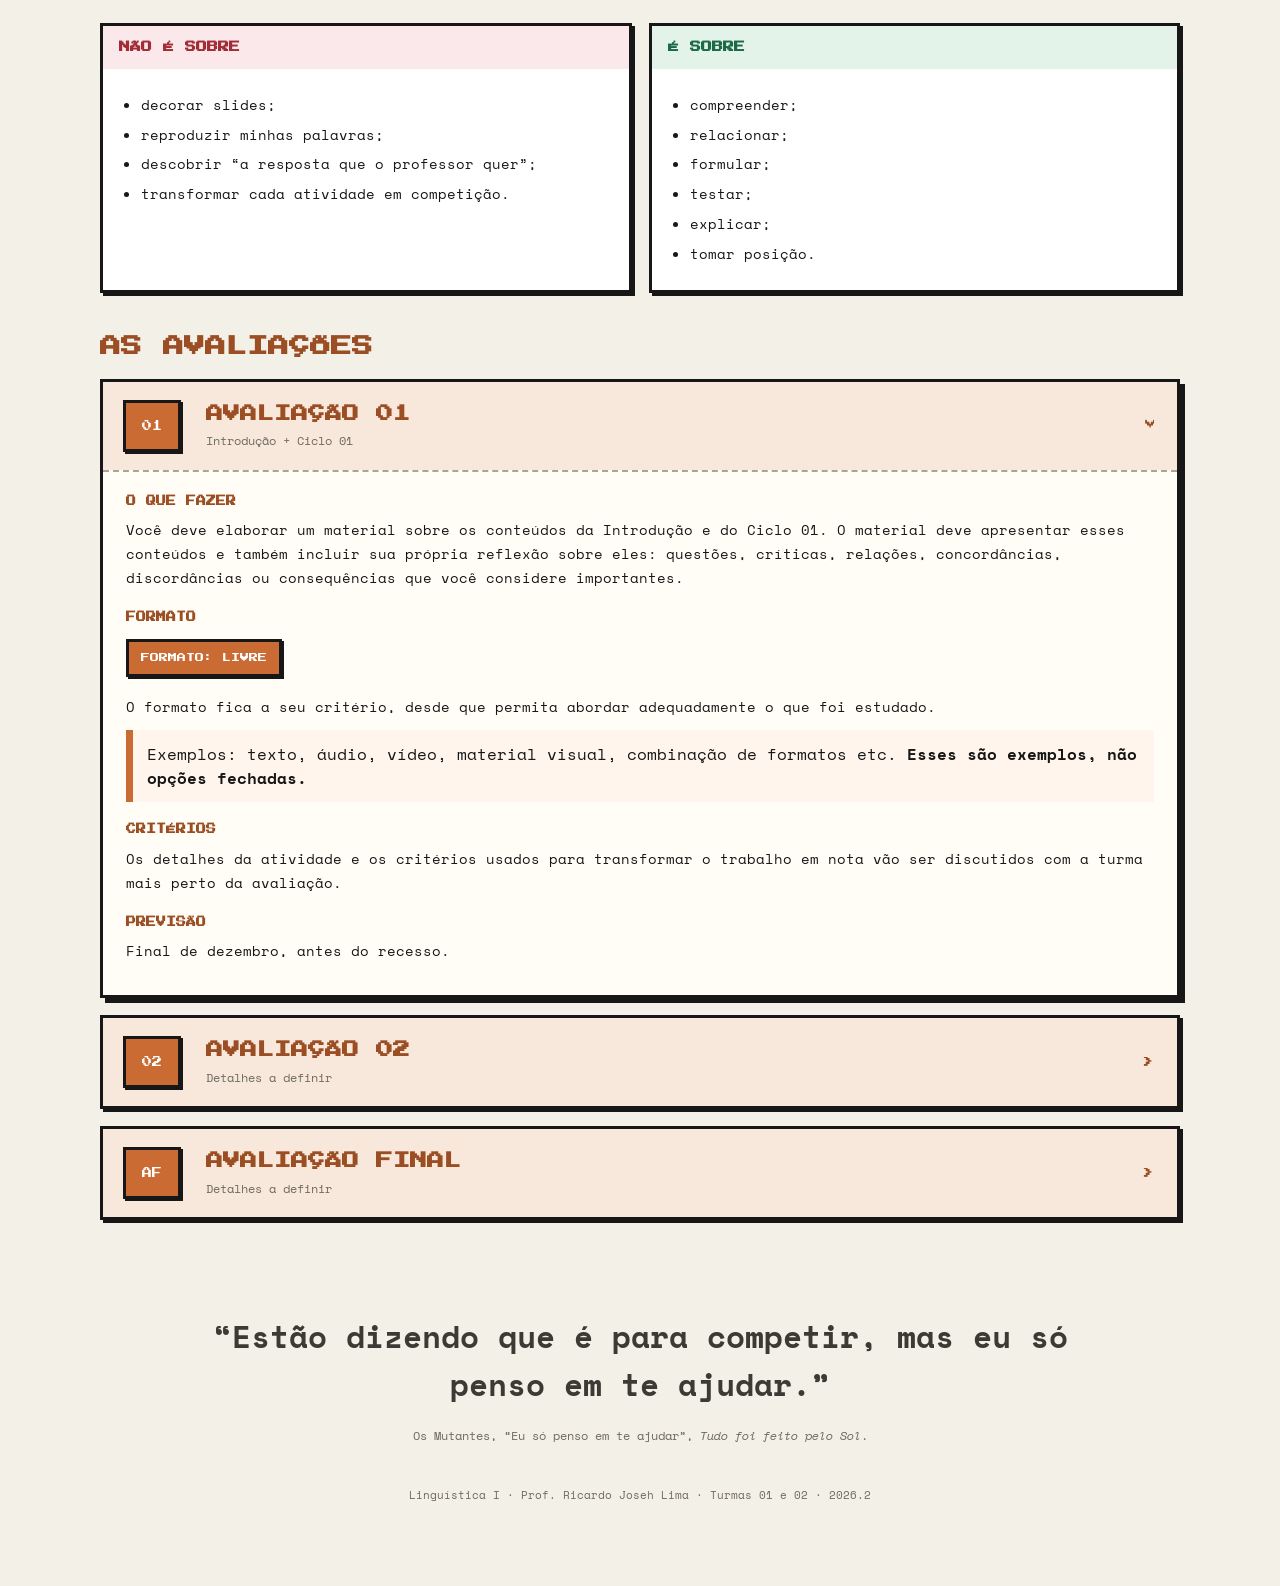
<file: avaliacoes.html>
<!doctype html>
<html lang="pt-BR">
<head>
  <meta charset="utf-8">
  <meta name="viewport" content="width=device-width, initial-scale=1">
  <meta name="theme-color" content="#c96b32">
  <title>Avaliações | PlayLing</title>

  <link rel="preconnect" href="https://fonts.googleapis.com">
  <link rel="preconnect" href="https://fonts.gstatic.com" crossorigin>
  <link href="https://fonts.googleapis.com/css2?family=Press+Start+2P&family=Space+Mono:wght@400;700&display=swap" rel="stylesheet">
  <link rel="stylesheet" href="site-common.css">

  <style>
    :root{
      --bg:#f3f0e8;
      --paper:#fffdf5;
      --ink:#171717;
      --muted:#6e6961;
      --line:#171717;

      --orange:#c96b32;
      --orange-dark:#9b4e24;
      --orange-soft:#f8e8dc;
      --orange-pale:#fff5ed;

      --green:#25865a;
      --green-soft:#e4f3ea;
      --red:#d83b46;
      --red-soft:#fbe8ea;
      --purple:#6d5ba8;
      --purple-soft:#eee9fb;

      --shadow:5px 5px 0 var(--line);
      --shadow-small:3px 3px 0 var(--line);
    }

    *{box-sizing:border-box}
    html{scroll-behavior:smooth}

    body{
      margin:0;
      background:var(--bg);
      color:var(--ink);
      font-family:"Space Mono",monospace;
    }

    a{color:inherit}

    .wrap{
      width:min(1080px,93vw);
      margin:0 auto;
      padding:24px 0 82px;
    }

    .topbar{
      display:flex;
      align-items:center;
      justify-content:space-between;
      gap:12px;
      margin-bottom:20px;
    }

    .back-link,.utility-link{
      display:inline-flex;
      align-items:center;
      justify-content:center;
      min-height:42px;
      border:2px solid var(--line);
      background:var(--paper);
      padding:9px 12px;
      text-decoration:none;
      font-weight:700;
      box-shadow:var(--shadow-small);
      transition:transform .14s,box-shadow .14s,background .14s;
    }

    .back-link:hover,.utility-link:hover,
    .back-link:focus-visible,.utility-link:focus-visible{
      transform:translate(2px,2px);
      box-shadow:1px 1px 0 var(--line);
      background:#fff;
      outline:none;
    }

    .mini-nav{
      display:flex;
      gap:9px;
      flex-wrap:wrap;
      justify-content:flex-end;
    }

    .page-head{
      position:relative;
      overflow:hidden;
      border:3px solid var(--line);
      background:var(--paper);
      box-shadow:var(--shadow);
      padding:30px 30px 27px;
      margin-bottom:28px;
    }

    .page-head::before{
      content:"";
      position:absolute;
      left:0;top:0;
      width:100%;height:10px;
      background:var(--orange);
    }

    .eyebrow{
      font-family:"Press Start 2P",monospace;
      font-size:9px;
      line-height:1.6;
      color:var(--orange-dark);
      margin:4px 0 14px;
    }

    h1{
      font-family:"Press Start 2P",monospace;
      font-size:clamp(28px,4.8vw,52px);
      line-height:1.3;
      color:var(--orange-dark);
      margin:0;
    }

    .intro-quote{
      margin:27px 0 0;
      border:3px solid var(--line);
      background:var(--orange-pale);
      padding:25px 27px;
      box-shadow:var(--shadow-small);
    }

    .quote-label{
      display:block;
      font-family:"Press Start 2P",monospace;
      font-size:8px;
      line-height:1.65;
      color:var(--orange-dark);
      margin-bottom:15px;
    }

    blockquote{
      margin:0;
      font-size:clamp(18px,2.15vw,27px);
      line-height:1.55;
      font-weight:700;
    }

    .content-section{
      margin-top:26px;
      border:3px solid var(--line);
      background:var(--paper);
      box-shadow:var(--shadow-small);
      padding:24px 26px;
    }

    .content-section h2{
      font-family:"Press Start 2P",monospace;
      color:var(--orange-dark);
      font-size:clamp(13px,1.85vw,19px);
      line-height:1.6;
      margin:0 0 16px;
    }

    .content-section p{
      font-size:clamp(14px,1.5vw,17px);
      line-height:1.7;
      margin:11px 0;
    }

    .agreement{
      margin-top:26px;
      border:4px solid var(--line);
      background:var(--orange);
      color:#fff;
      box-shadow:var(--shadow);
      padding:27px 28px;
      text-align:center;
    }

    .agreement strong{
      display:block;
      font-family:"Press Start 2P",monospace;
      font-size:clamp(18px,3vw,34px);
      line-height:1.55;
      color:#fff;
    }

    .agreement p{
      max-width:850px;
      margin:18px auto 0;
      font-size:clamp(14px,1.55vw,18px);
      line-height:1.7;
      font-weight:700;
    }

    .notes-box{
      margin-top:26px;
      border:3px solid var(--line);
      background:var(--purple-soft);
      box-shadow:var(--shadow-small);
      padding:22px 24px;
    }

    .notes-box h2{
      font-family:"Press Start 2P",monospace;
      color:#56468a;
      font-size:clamp(12px,1.65vw,17px);
      line-height:1.6;
      margin:0 0 13px;
    }

    .notes-box p{
      margin:0;
      font-size:clamp(13px,1.45vw,16px);
      line-height:1.7;
    }

    .is-isnt{
      display:grid;
      grid-template-columns:1fr 1fr;
      gap:17px;
      margin-top:26px;
    }

    .side{
      border:3px solid var(--line);
      background:#fff;
      box-shadow:var(--shadow-small);
      overflow:hidden;
    }

    .side h3{
      margin:0;
      padding:13px 16px;
      font-family:"Press Start 2P",monospace;
      font-size:11px;
      line-height:1.55;
    }

    .side.no h3{background:var(--red-soft);color:#a22d36}
    .side.yes h3{background:var(--green-soft);color:#1d6a48}

    .side ul{
      margin:0;
      padding:17px 22px 18px 38px;
    }

    .side li{
      margin:8px 0;
      line-height:1.55;
      font-size:14px;
    }

    .assessments-title{
      margin:38px 0 15px;
      font-family:"Press Start 2P",monospace;
      color:var(--orange-dark);
      font-size:clamp(15px,2vw,21px);
      line-height:1.55;
    }

    .accordion-list{
      display:grid;
      gap:17px;
    }

    details.assessment{
      border:3px solid var(--line);
      background:var(--paper);
      box-shadow:var(--shadow-small);
      overflow:hidden;
    }

    details.assessment[open]{
      box-shadow:var(--shadow);
    }

    summary{
      list-style:none;
      cursor:pointer;
      display:grid;
      grid-template-columns:68px 1fr auto;
      gap:15px;
      align-items:center;
      padding:18px 20px;
      background:var(--orange-soft);
    }

    summary::-webkit-details-marker{display:none}

    summary:focus-visible{
      outline:4px solid rgba(201,107,50,.24);
      outline-offset:-5px;
    }

    .assessment-no{
      width:58px;
      height:52px;
      border:3px solid var(--line);
      background:var(--orange);
      color:#fff;
      box-shadow:2px 2px 0 var(--line);
      display:grid;
      place-items:center;
      font-family:"Press Start 2P",monospace;
      font-size:10px;
      line-height:1.45;
      text-align:center;
    }

    .assessment-head strong{
      display:block;
      font-family:"Press Start 2P",monospace;
      color:var(--orange-dark);
      font-size:clamp(12px,1.65vw,17px);
      line-height:1.55;
    }

    .assessment-head span{
      display:block;
      margin-top:5px;
      color:var(--muted);
      font-size:12px;
      line-height:1.5;
    }

    .arrow{
      font-family:"Press Start 2P",monospace;
      font-size:15px;
      color:var(--orange-dark);
      transition:transform .15s;
    }

    details[open] .arrow{transform:rotate(90deg)}

    .assessment-body{
      border-top:2px dashed #aaa398;
      padding:22px 23px 24px;
    }

    .assessment-body h3{
      font-family:"Press Start 2P",monospace;
      color:var(--orange-dark);
      font-size:10px;
      line-height:1.55;
      margin:20px 0 9px;
    }

    .assessment-body h3:first-child{margin-top:0}

    .assessment-body p,
    .assessment-body li{
      font-size:14px;
      line-height:1.7;
    }

    .assessment-body p{margin:8px 0}

    .format-free{
      display:inline-block;
      border:3px solid var(--line);
      background:var(--orange);
      color:#fff;
      padding:9px 12px;
      font-family:"Press Start 2P",monospace;
      font-size:9px;
      line-height:1.5;
      margin:5px 0 10px;
      box-shadow:2px 2px 0 var(--line);
    }

    .examples{
      border-left:7px solid var(--orange);
      background:var(--orange-pale);
      padding:12px 14px;
      margin:12px 0;
    }

    .placeholder{
      min-height:130px;
      border:2px dashed #999287;
      background:#faf8f1;
      padding:16px;
      color:#8e887f;
      font-weight:700;
      line-height:1.6;
    }

    .placeholder[contenteditable="true"]:focus{
      color:var(--ink);
      background:#fff;
      outline:3px solid rgba(201,107,50,.2);
    }

    .closing{
      margin-top:54px;
      padding:38px 22px 8px;
      text-align:center;
    }

    .closing blockquote{
      max-width:900px;
      margin:0 auto;
      font-size:clamp(20px,2.5vw,31px);
      line-height:1.55;
      color:#3d3934;
    }

    .closing cite{
      display:block;
      margin-top:18px;
      font-style:normal;
      color:var(--muted);
      font-size:12px;
      line-height:1.6;
    }

    footer{
      margin-top:34px;
      text-align:center;
      color:var(--muted);
      font-size:11px;
      line-height:1.5;
    }

    @media(max-width:760px){
      .topbar{flex-direction:column;align-items:flex-start}
      .mini-nav{justify-content:flex-start}
      .page-head{padding:26px 18px 22px}
      .intro-quote,.content-section,.agreement,.notes-box{padding-left:18px;padding-right:18px}
      .is-isnt{grid-template-columns:1fr}
      summary{grid-template-columns:58px 1fr}
      .arrow{grid-column:1/-1;justify-self:end}
    }

    @media print{
      body{background:#fff}
      .topbar,footer{display:none}
      .wrap{width:100%;padding:0}
      .page-head,.content-section,.agreement,.notes-box,.side,details.assessment{box-shadow:none}
      details.assessment:not([open]) .assessment-body{display:block}
      .arrow{display:none}
    }
  </style>
</head>

<body>
<main class="wrap">
  <div class="topbar">
    <a class="back-link" href="index.html">← PORTAL</a>
    <nav class="mini-nav" aria-label="Acessos rápidos">
      <a class="utility-link" href="cronograma.html">CRONOGRAMA</a>
      <a class="utility-link" href="textos.html">TEXTOS</a>
    </nav>
  </div>

  <header class="page-head">
    <p class="eyebrow">LINGUÍSTICA I · 2026.2</p>
    <h1>AVALIAÇÕES</h1>

    <div class="intro-quote">
      <span class="quote-label">TEXTO INSPIRADO NAS IDEIAS DE RICHARD FEYNMAN</span>
      <blockquote>
        Sua inteligência não pode ser medida por um número. Ela é definida pela sua disposição
        para aprender, resolver problemas e experimentar coisas novas. Você é mais do que apenas
        um número. Desenvolva suas habilidades. Compartilhe suas ideias brilhantes. Suas habilidades
        são mais valiosas do que suas notas.
      </blockquote>
    </div>
  </header>

  <section class="content-section">
    <h2>AVALIAR NÃO DEVERIA SER SOBRE NÚMEROS</h2>
    <p>
      Vocês estão começando a universidade. Por isso, as avaliações dessa disciplina não foram
      pensadas como instrumentos para punir erros, ranquear estudantes ou descobrir quem “sabe mais”.
      Elas fazem parte do próprio processo de aprender: são momentos para organizar o que foi visto,
      perceber o que mudou na sua maneira de pensar sobre língua e experimentar formas próprias de
      trabalhar com esse conhecimento.
    </p>
    <p>
      E isso combina com a organização do curso em torno de jogos. Alguns jogos têm vencedores
      e perdedores, mas jogar não precisa significar competir — pense em Minecraft, RPGs ou tantas
      situações em que o objetivo é explorar, construir, testar possibilidades e avançar. Aqui,
      avaliar tem mais a ver com esse segundo sentido: observar o percurso, o crescimento e o amadurecimento
      ao longo do semestre.
    </p>
    <p>
      Mais do que mostrar que você chegou a uma resposta, interessa mostrar o caminho que você construiu
      para chegar até ela.
    </p>
  </section>

  <section class="agreement">
    <strong>SUA NOTA SERÁ O RESULTADO DE UM COMBINADO NOSSO.</strong>
    <p>
      Antes de cada avaliação, a gente vai discutir o que vai ser feito, o que vai ser considerado e como o
      resultado vai ser transformado em nota. Os critérios para a nota não vão aparecer como surpresa depois
      que o trabalho estiver pronto.
    </p>
  </section>

  <section class="notes-box">
    <h2>SUAS ANOTAÇÕES FAZEM PARTE DO CURSO</h2>
    <p>
      Os slides não foram feitos para funcionar como um material completo. Parte importante do
      conteúdo vai aparecer nas discussões, atividades, exemplos e respostas construídas em sala.
      Suas próprias anotações vão ser, portanto, uma das fontes para preparar as avaliações.
    </p>
  </section>

  <section class="is-isnt" aria-label="O que a avaliação é e não é">
    <article class="side no">
      <h3>NÃO É SOBRE</h3>
      <ul>
        <li>decorar slides;</li>
        <li>reproduzir minhas palavras;</li>
        <li>descobrir “a resposta que o professor quer”;</li>
        <li>transformar cada atividade em competição.</li>
      </ul>
    </article>

    <article class="side yes">
      <h3>É SOBRE</h3>
      <ul>
        <li>compreender;</li>
        <li>relacionar;</li>
        <li>formular;</li>
        <li>testar;</li>
        <li>explicar;</li>
        <li>tomar posição.</li>
      </ul>
    </article>
  </section>

  <h2 class="assessments-title">AS AVALIAÇÕES</h2>

  <section class="accordion-list">

    <details class="assessment" open>
      <summary>
        <span class="assessment-no">01</span>
        <span class="assessment-head">
          <strong>AVALIAÇÃO 01</strong>
          <span>Introdução + Ciclo 01</span>
        </span>
        <span class="arrow">›</span>
      </summary>

      <div class="assessment-body">
        <h3>O QUE FAZER</h3>
        <p>
          Você deve elaborar um material sobre os conteúdos da Introdução e do Ciclo 01.
          O material deve apresentar esses conteúdos e também incluir sua própria reflexão sobre eles:
          questões, críticas, relações, concordâncias, discordâncias ou consequências que você considere
          importantes.
        </p>

        <h3>FORMATO</h3>
        <div class="format-free">FORMATO: LIVRE</div>
        <p>
          O formato fica a seu critério, desde que permita abordar adequadamente o que foi estudado.
        </p>
        <div class="examples">
          Exemplos: texto, áudio, vídeo, material visual, combinação de formatos etc.
          <strong>Esses são exemplos, não opções fechadas.</strong>
        </div>

        <h3>CRITÉRIOS</h3>
        <p>
          Os detalhes da atividade e os critérios usados para transformar o trabalho em nota vão ser
          discutidos com a turma mais perto da avaliação.
        </p>

        <h3>PREVISÃO</h3>
        <p>
          Final de dezembro, antes do recesso.
        </p>
      </div>
    </details>

    <details class="assessment">
      <summary>
        <span class="assessment-no">02</span>
        <span class="assessment-head">
          <strong>AVALIAÇÃO 02</strong>
          <span>Detalhes a definir</span>
        </span>
        <span class="arrow">›</span>
      </summary>

      <div class="assessment-body">
        <div class="placeholder" contenteditable="true">
          Os detalhes dessa avaliação vão ser definidos e publicados posteriormente.
        </div>
      </div>
    </details>

    <details class="assessment">
      <summary>
        <span class="assessment-no">AF</span>
        <span class="assessment-head">
          <strong>AVALIAÇÃO FINAL</strong>
          <span>Detalhes a definir</span>
        </span>
        <span class="arrow">›</span>
      </summary>

      <div class="assessment-body">
        <div class="placeholder" contenteditable="true">
          Os detalhes da avaliação final vão ser definidos e publicados posteriormente.
        </div>
      </div>
    </details>

  </section>

  <section class="closing">
    <blockquote>
      “Estão dizendo que é para competir, mas eu só penso em te ajudar.”
    </blockquote>
    <cite>
      Os Mutantes, “Eu só penso em te ajudar”, <em>Tudo foi feito pelo Sol</em>.
    </cite>
  </section>

  <footer>
    Linguística I · Prof. Ricardo Joseh Lima · Turmas 01 e 02 · 2026.2
  </footer>
</main>
</body>
</html>
</file>
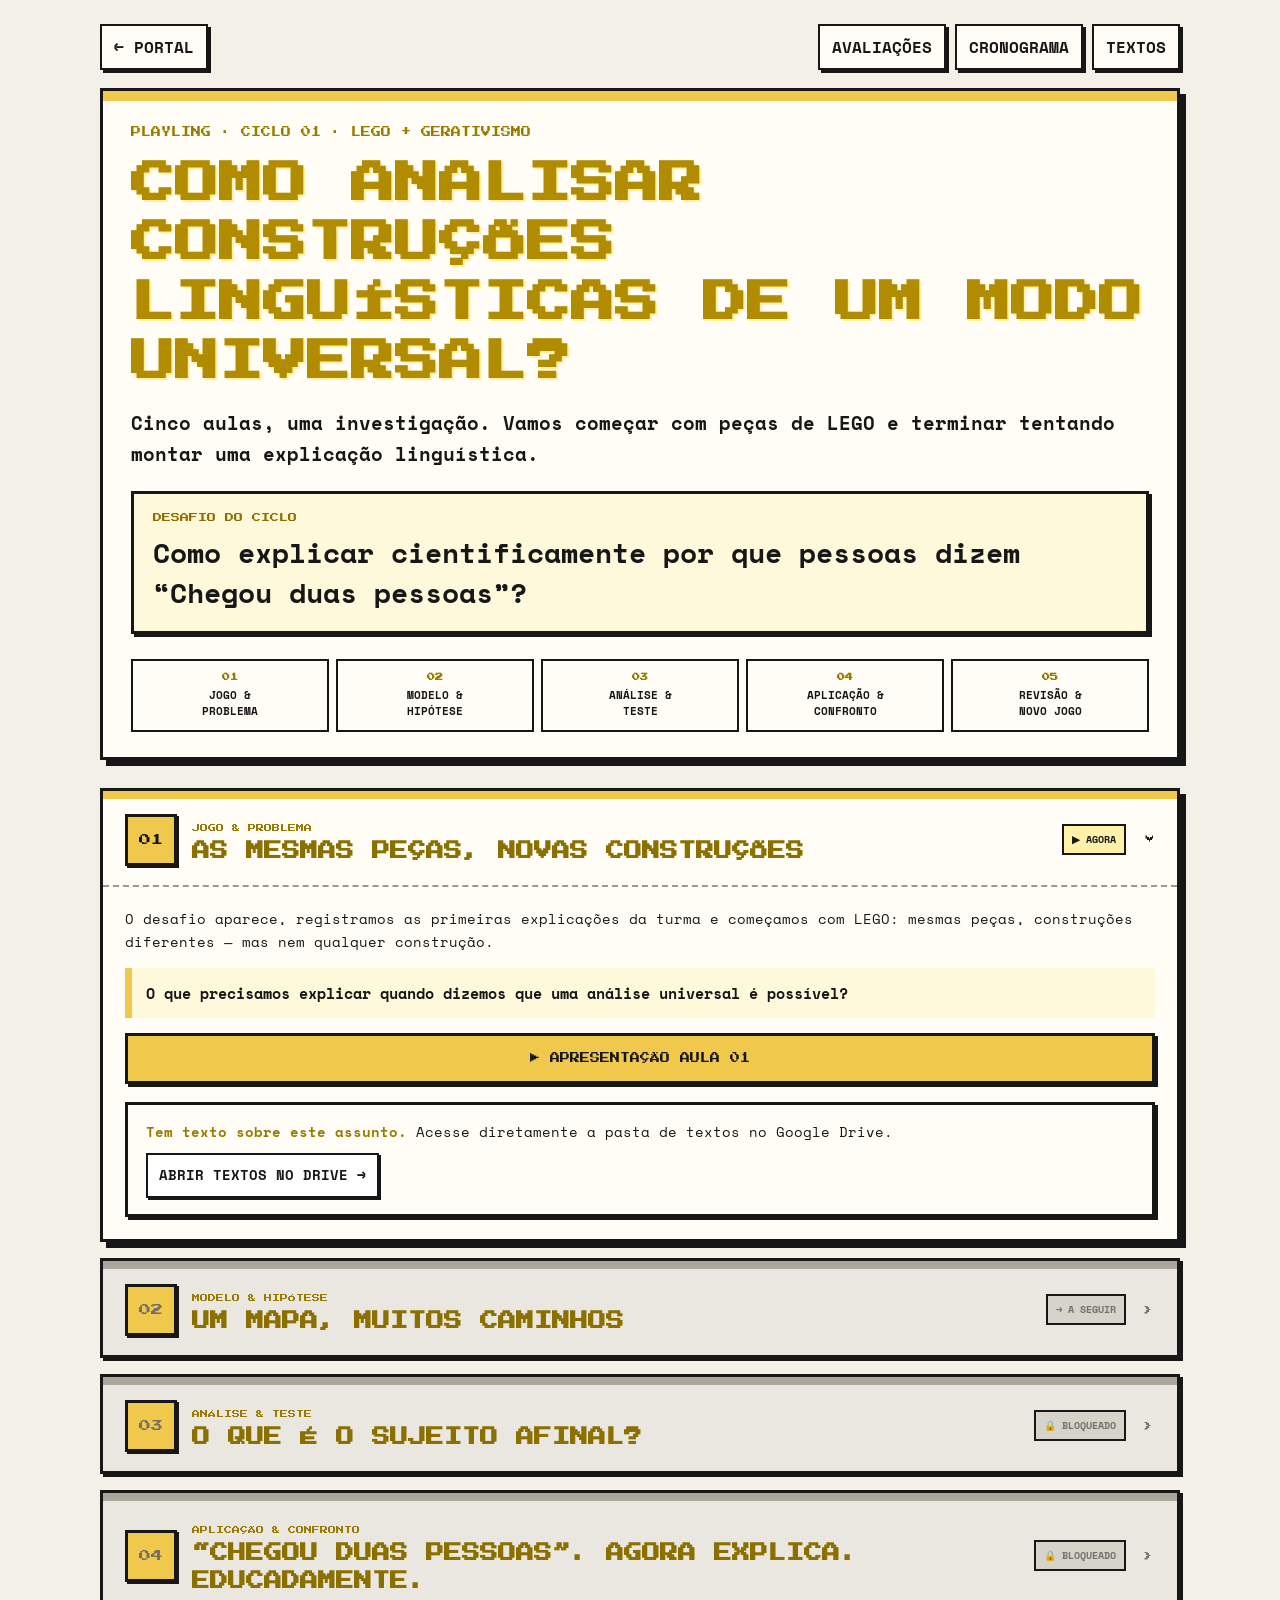
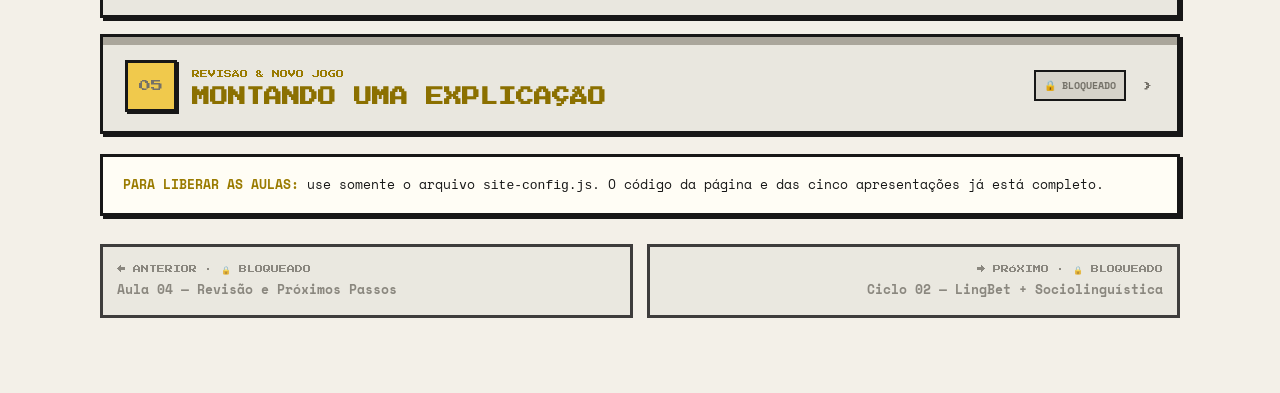
<file: ciclo-01-lego-gerativismo.html>
<!DOCTYPE html>

<html lang="pt-BR">
<head>
<meta charset="utf-8"/>
<meta content="width=device-width, initial-scale=1" name="viewport"/>
<meta content="#f0c94c" name="theme-color"/>
<title>Ciclo 01 — LEGO + Gerativismo | PlayLing</title>
<link href="https://fonts.googleapis.com" rel="preconnect"/>
<link crossorigin="" href="https://fonts.gstatic.com" rel="preconnect"/>
<link href="https://fonts.googleapis.com/css2?family=Press+Start+2P&amp;family=Space+Mono:wght@400;700&amp;display=swap" rel="stylesheet"/>
<link href="site-common.css" rel="stylesheet"/>
<style>
    :root{
      --bg:#f3f0e8;
      --paper:#fffdf5;
      --ink:#171717;
      --line:#171717;
      --yellow:#f0c94c;
      --yellow-soft:#fff2a8;
      --yellow-pale:#fff9dc;
      --blue:#3154d8;
      --blue-pale:#eef2ff;
      --green:#25865a;
      --green-pale:#e6f4ed;
      --red:#d83b46;
      --red-pale:#fbe8ea;
      --purple:#7057b8;
      --purple-pale:#eee9ff;
      --muted:#77736a;
      --disabled:#dedbd2;
      --shadow:6px 6px 0 var(--line);
      --shadow-small:3px 3px 0 var(--line);
      --speed:.14s;
    }

    *{box-sizing:border-box}
    html{scroll-behavior:smooth}
    body{margin:0;background:var(--bg);color:var(--ink);font-family:"Space Mono",monospace}
    a{color:inherit}
    button,a{font:inherit}
    button{color:inherit}
    .wrap{width:min(1080px,92vw);margin:0 auto;padding:24px 0 76px}

    /* ---------- Landing ---------- */
    .topbar{display:flex;align-items:center;justify-content:space-between;gap:12px;margin-bottom:18px}
    .back-link,.utility-link{
      display:inline-flex;align-items:center;justify-content:center;min-height:42px;
      border:2px solid var(--line);background:var(--paper);padding:9px 12px;
      text-decoration:none;font-weight:700;box-shadow:var(--shadow-small);
      transition:transform var(--speed),box-shadow var(--speed),background var(--speed)
    }
    .back-link:hover,.back-link:focus-visible,.utility-link:hover,.utility-link:focus-visible{
      transform:translate(2px,2px);box-shadow:1px 1px 0 var(--line);background:#fff;outline:none
    }
    .mini-nav{display:flex;gap:9px;flex-wrap:wrap;justify-content:flex-end}

    .cycle-head{
      position:relative;overflow:hidden;border:3px solid var(--line);background:var(--paper);
      box-shadow:var(--shadow);padding:28px 28px 25px
    }
    .cycle-head::before{content:"";position:absolute;left:0;top:0;width:100%;height:10px;background:var(--yellow)}
    .eyebrow{
      font-family:"Press Start 2P",monospace;font-size:10px;line-height:1.7;
      color:#9a7b00;margin:5px 0 14px
    }
    .cycle-head h1{
      font-family:"Press Start 2P",monospace;font-size:clamp(23px,4.2vw,44px);
      line-height:1.35;margin:0;color:#b18c00;text-shadow:2px 2px 0 #fff0a0
    }
    .cycle-subtitle{margin:15px 0 0;font-size:clamp(15px,2vw,19px);line-height:1.65;font-weight:700}
    .cycle-challenge{
      margin-top:21px;border:3px solid var(--line);background:var(--yellow-pale);
      padding:17px 19px;box-shadow:var(--shadow-small)
    }
    .cycle-challenge small{
      display:block;font-family:"Press Start 2P",monospace;color:#8d7000;
      font-size:9px;line-height:1.5;margin-bottom:8px
    }
    .cycle-challenge strong{font-size:clamp(18px,2.5vw,28px);line-height:1.45}

    .cycle-road{
      margin:25px 0 0;display:grid;grid-template-columns:repeat(5,1fr);gap:7px
    }
    .road-step{
      border:2px solid var(--line);background:var(--paper);padding:10px 8px;
      text-align:center;font-size:11px;line-height:1.45;font-weight:700;min-width:0
    }
    .road-step b{
      display:block;font-family:"Press Start 2P",monospace;color:#9a7b00;
      font-size:8px;line-height:1.5;margin-bottom:5px
    }

    .accordion-list{display:grid;gap:16px;margin-top:28px}
    details.lesson{
      border:3px solid var(--line);background:var(--paper);box-shadow:var(--shadow-small);
      position:relative;overflow:hidden
    }
    details.lesson::before{content:"";position:absolute;left:0;top:0;width:100%;height:8px;background:var(--yellow)}
    details.lesson[open]{box-shadow:var(--shadow)}
    details.lesson[data-state="locked"],details.lesson[data-state="next"]{background:#e9e7df;color:#747168}
    details.lesson[data-state="locked"]::before,details.lesson[data-state="next"]::before{background:#aaa69b}

    summary.lesson-summary{
      list-style:none;cursor:pointer;padding:23px 22px 19px;display:grid;
      grid-template-columns:auto 1fr auto auto;gap:15px;align-items:center
    }
    summary.lesson-summary::-webkit-details-marker{display:none}
    summary.lesson-summary:focus-visible{outline:4px solid rgba(240,201,76,.45);outline-offset:-5px}
    .lesson-number{
      width:52px;height:52px;border:3px solid var(--line);display:grid;place-items:center;
      background:var(--yellow);font-family:"Press Start 2P",monospace;font-size:12px;box-shadow:2px 2px 0 var(--line)
    }
    .lesson-summary-text{min-width:0}
    .permanent-name{
      font-family:"Press Start 2P",monospace;font-size:8px;line-height:1.55;color:#9a7b00;margin-bottom:7px
    }
    .lesson-summary h2{
      font-family:"Press Start 2P",monospace;font-size:clamp(13px,2vw,18px);
      line-height:1.55;margin:0;color:#8b7000
    }
    .lesson-status{
      border:2px solid var(--line);padding:6px 8px;background:var(--yellow-soft);
      font-weight:700;font-size:10px;white-space:nowrap
    }
    details.lesson[data-state="open"] .lesson-status::before{content:"✓ LIBERADO"}
    details.lesson[data-state="current"] .lesson-status::before{content:"▶ AGORA"}
    details.lesson[data-state="next"] .lesson-status::before{content:"→ A SEGUIR"}
    details.lesson[data-state="locked"] .lesson-status::before{content:"🔒 BLOQUEADO"}
    details.lesson[data-state="next"] .lesson-status,
    details.lesson[data-state="locked"] .lesson-status{background:#d6d3ca}
    .summary-arrow{
      font-family:"Press Start 2P",monospace;font-size:12px;margin-left:2px
    }
    details[open] .summary-arrow{transform:rotate(90deg)}

    .lesson-body{border-top:2px dashed #9e988b;padding:20px 22px 22px}
    .lesson-intro{font-size:14px;line-height:1.65;margin:0 0 14px}
    .lesson-question{
      border-left:7px solid var(--yellow);background:var(--yellow-pale);
      padding:13px 14px;font-weight:700;margin:15px 0;font-size:15px;line-height:1.6
    }
    .present-launch{
      width:100%;border:3px solid var(--line);background:var(--yellow);color:var(--ink);
      padding:15px 16px;cursor:pointer;box-shadow:3px 3px 0 var(--line);
      font-family:"Press Start 2P",monospace;font-size:10px;line-height:1.5;
      transition:transform var(--speed),box-shadow var(--speed),filter var(--speed)
    }
    .present-launch:hover,.present-launch:focus-visible{
      transform:translate(2px,2px);box-shadow:1px 1px 0 var(--line);filter:brightness(1.03);outline:none
    }
    .text-portal-callout strong{color:#9a7b00}
    .locked-message{
      display:none;border-top:2px dashed #aaa69b;padding:15px 22px 19px;font-size:13px;font-weight:700
    }
    details.lesson[data-state="next"] .locked-message,
    details.lesson[data-state="locked"] .locked-message{display:block}
    details.lesson[data-state="next"] .lesson-body,
    details.lesson[data-state="locked"] .lesson-body{display:none}

    .unlock-help{
      margin-top:20px;border:3px solid var(--line);background:var(--paper);
      padding:17px 20px;box-shadow:var(--shadow-small);font-size:13px;line-height:1.65
    }
    .unlock-help strong{color:#9a7b00}

    /* ============================================================
       PRESENTATIONS
       ============================================================ */
    .presentations,.deck,.scene{display:none}
    body.presentation{overflow:hidden;background:var(--bg)}
    body.presentation .wrap{display:none}
    body.presentation .presentations{display:block}
    body.presentation .deck.active-deck{display:block}
    body.presentation .deck.active-deck .scene.present-active{
      display:flex;position:fixed;inset:0;z-index:100;background:var(--paper);
      padding:60px clamp(24px,5vw,72px) 108px;flex-direction:column;
      justify-content:center;align-items:flex-start;overflow:auto;animation:sceneIn .18s ease-out
    }
    body.presentation .deck.active-deck .scene.center{align-items:center;text-align:center}
    body.presentation .deck.active-deck .scene::before{
      content:"";position:fixed;left:0;top:0;width:100%;height:11px;background:var(--yellow);z-index:101
    }
    .scene-inner{width:min(1100px,100%);margin:0 auto}
    .scene.center .scene-inner{display:flex;flex-direction:column;align-items:center}
    .scene-label{
      display:inline-block;font-family:"Press Start 2P",monospace;font-size:9px;line-height:1.4;
      color:#9a7b00;border:2px solid #9a7b00;padding:6px 8px;margin-bottom:17px
    }
    .scene h3{
      font-family:"Press Start 2P",monospace;font-size:clamp(21px,2.8vw,37px);
      line-height:1.35;color:#a27f00;margin:0 0 19px;max-width:1050px
    }
    .scene h3.long-title{font-size:clamp(18px,2.2vw,31px);line-height:1.38}
    .scene h3.very-long-title{font-size:clamp(16px,1.85vw,27px);line-height:1.4}
    @media (min-width:800px) and (max-height:760px){
      .scene h3{font-size:clamp(18px,2.25vw,31px);margin-bottom:13px}
      .scene h3.long-title{font-size:clamp(16px,1.85vw,26px)}
      .scene h3.very-long-title{font-size:clamp(15px,1.65vw,23px)}
    }
    .scene p,.scene li{font-size:clamp(16px,1.8vw,23px);line-height:1.55}
    .scene p{margin:8px 0}.scene ul{margin:9px 0;padding-left:27px}.scene li{margin:7px 0}
    .small{font-size:clamp(12px,1.3vw,16px)!important;line-height:1.55!important}
    .lead{font-size:clamp(20px,2.45vw,30px)!important;font-weight:700;line-height:1.5!important}
    .huge{
      font-family:"Press Start 2P",monospace;font-size:clamp(29px,5.6vw,70px);
      line-height:1.35;color:#a27f00;text-align:center;margin:0
    }
    .huge.black{color:var(--ink)}
    .sub-question{max-width:900px;text-align:center;font-size:clamp(18px,2.2vw,27px)!important;margin-top:23px!important}

    .box,.activity-box,.question-box,.model-box,.data-box,.warning-box,.compare-box{
      width:min(1000px,100%);border:3px solid var(--line);padding:21px 24px;box-shadow:var(--shadow-small)
    }
    .activity-box{background:var(--yellow-pale)}
    .question-box{background:#fff}
    .model-box{background:var(--purple-pale)}
    .data-box{background:var(--blue-pale)}
    .warning-box{background:var(--red-pale)}
    .compare-box{background:var(--green-pale)}
    .box h4,.activity-box h4,.question-box h4,.model-box h4,.data-box h4,.warning-box h4,.compare-box h4{
      font-family:"Press Start 2P",monospace;font-size:clamp(11px,1.4vw,16px);
      line-height:1.55;margin:0 0 13px;color:#8d7000
    }

    .live-columns{display:grid;grid-template-columns:1fr 1fr;gap:18px;width:min(1050px,100%)}
    .live-column{border:3px solid var(--line);background:var(--paper);box-shadow:var(--shadow-small);min-height:290px;overflow:hidden}
    .live-column h4{
      margin:0;background:var(--yellow);color:var(--ink);padding:13px 14px;
      font-family:"Press Start 2P",monospace;font-size:clamp(10px,1.2vw,14px);line-height:1.5
    }
    .editable{min-height:230px;padding:17px;font-size:clamp(14px,1.5vw,19px);line-height:1.55;outline:none;white-space:pre-wrap}
    .editable:empty::before{content:"Mais um espaço para registro individual sobre o que a turma respondeu...";color:#969084}
    .editable:focus{background:var(--yellow-pale)}
    .live-hint{font-size:12px!important;color:var(--muted);margin-top:10px!important}

    .lego-pieces{display:flex;gap:12px;flex-wrap:wrap;justify-content:center;margin:22px 0}
    .brick{
      min-width:88px;min-height:52px;border:3px solid var(--line);display:grid;place-items:center;
      font-weight:700;box-shadow:3px 3px 0 var(--line);padding:8px 11px
    }
    .brick:nth-child(4n+1){background:var(--yellow)}
    .brick:nth-child(4n+2){background:#73bdf0}
    .brick:nth-child(4n+3){background:#ef747c}
    .brick:nth-child(4n){background:#77c58e}

    .two-options{display:grid;grid-template-columns:1fr auto 1fr;align-items:stretch;gap:18px;width:min(1000px,100%);margin-top:17px}
    .option{
      border:4px solid var(--line);background:var(--yellow-pale);min-height:180px;
      display:flex;align-items:center;justify-content:center;text-align:center;padding:23px;
      font-family:"Press Start 2P",monospace;font-size:clamp(14px,1.8vw,21px);line-height:1.55;
      box-shadow:var(--shadow-small)
    }
    .or{display:flex;align-items:center;justify-content:center;font-family:"Press Start 2P",monospace;color:#9a7b00;font-size:15px}

    .flow{display:flex;align-items:center;justify-content:center;flex-wrap:wrap;gap:9px;margin:23px 0 0;width:100%}
    .flow span{border:2px solid var(--line);background:var(--paper);padding:9px 12px;font-weight:700;font-size:clamp(12px,1.4vw,17px)}
    .flow b{font-size:20px;color:#9a7b00}

    .gridmap{
      display:grid;grid-template-columns:repeat(7,42px);grid-template-rows:repeat(6,42px);
      gap:2px;width:max-content;max-width:100%;margin:18px auto;padding:6px;border:3px solid var(--line);background:#fff
    }
    .cell{border:1px solid #c7c1b4;background:#faf8f1;position:relative}
    .marker{
      width:28px;height:28px;border:2px solid var(--line);display:grid;place-items:center;
      font-family:"Press Start 2P",monospace;font-size:8px;position:absolute;left:5px;top:5px
    }
    .marker.a{background:var(--yellow)}.marker.b{background:#73bdf0}.marker.c{background:#ef747c}

    .triptych{display:grid;grid-template-columns:repeat(3,1fr);gap:14px;width:min(1050px,100%)}
    .triptych > div{border:3px solid var(--line);padding:16px;background:var(--paper);box-shadow:var(--shadow-small)}
    .triptych strong{
      display:block;font-family:"Press Start 2P",monospace;font-size:clamp(10px,1.15vw,14px);
      line-height:1.5;color:#8d7000;margin-bottom:9px
    }

    .subject-chair{
      width:180px;height:145px;margin:18px auto;position:relative
    }
    .chair-back{position:absolute;left:30px;top:0;width:120px;height:80px;border:5px solid var(--line);background:var(--yellow-pale)}
    .chair-seat{position:absolute;left:20px;top:74px;width:140px;height:28px;border:5px solid var(--line);background:var(--yellow)}
    .chair-leg{position:absolute;top:99px;width:10px;height:46px;background:var(--line)}
    .chair-leg.l{left:35px}.chair-leg.r{right:35px}
    .chair-label{
      position:absolute;left:50%;top:26px;transform:translateX(-50%);
      font-family:"Press Start 2P",monospace;font-size:9px;line-height:1.4;text-align:center
    }

    .sentence{
      width:min(1000px,100%);border:3px solid var(--line);background:#fff;padding:17px 20px;
      box-shadow:var(--shadow-small);margin:12px 0
    }
    .sentence .source{
      font-size:clamp(20px,2.4vw,30px);font-weight:700;line-height:1.45;margin-bottom:10px
    }
    .gloss{
      display:grid;grid-template-columns:repeat(var(--cols,4),minmax(0,1fr));
      gap:6px;margin-top:8px
    }
    .gloss span{border-top:2px solid #bbb4a7;padding-top:5px;font-size:clamp(11px,1.2vw,15px);line-height:1.35}
    .natural{margin-top:11px!important;font-size:clamp(14px,1.45vw,18px)!important;font-weight:700}
    .agreement{
      display:inline-block;border:2px solid var(--line);background:var(--yellow-soft);
      padding:4px 7px;font-weight:700
    }
    .subject-tag{
      display:inline-block;border:2px solid var(--line);background:var(--blue-pale);
      padding:4px 7px;font-weight:700
    }
    .controller-tag{
      display:inline-block;border:2px solid var(--line);background:var(--green-pale);
      padding:4px 7px;font-weight:700
    }
    .agreement-flow{
      display:flex;align-items:center;justify-content:center;flex-wrap:wrap;gap:10px;
      width:min(960px,100%);margin:14px auto 4px;padding:10px 12px;
      border:2px dashed #8d887d;background:#fffdf5
    }
    .agreement-flow .flow-label{
      font-family:"Press Start 2P",monospace;font-size:8px;line-height:1.5;color:#5f5a50
    }
    .agreement-arrow{
      font-family:"Press Start 2P",monospace;font-size:18px;line-height:1;color:var(--green)
    }
    .agreement-key{
      display:flex;flex-wrap:wrap;gap:9px;align-items:center;justify-content:center;
      width:min(960px,100%);margin:10px auto 0;font-size:12px;line-height:1.45
    }
    .agreement-key span{display:inline-flex;align-items:center;gap:6px}
    .key-square{width:18px;height:18px;border:2px solid var(--line);display:inline-block}
    .key-subject{background:var(--blue-pale)}
    .key-controller{background:var(--green-pale)}
    .key-verb{background:var(--yellow-soft)}

    .matrix{border-collapse:collapse;width:min(1000px,100%);font-size:clamp(12px,1.3vw,16px)}
    .matrix th,.matrix td{border:2px solid var(--line);padding:11px 10px;text-align:left;vertical-align:top}
    .matrix th{background:var(--yellow);font-family:"Press Start 2P",monospace;font-size:clamp(8px,.95vw,11px);line-height:1.5}
    .matrix tr:nth-child(even) td{background:var(--yellow-pale)}

    .norm-grid{display:grid;grid-template-columns:1fr 1fr;gap:18px;width:min(1050px,100%)}
    .norm{border:3px solid var(--line);background:#fff;box-shadow:var(--shadow-small);overflow:hidden}
    .norm h4{margin:0;padding:13px 14px;background:var(--yellow);font-family:"Press Start 2P",monospace;font-size:clamp(10px,1.2vw,14px);line-height:1.5}
    .norm-body{padding:15px}.norm-body p{font-size:clamp(15px,1.65vw,20px);margin:8px 0}

    .concept-pieces{display:flex;flex-wrap:wrap;gap:10px;justify-content:center;width:min(1050px,100%);margin-top:20px}
    .concept{
      border:3px solid var(--line);background:var(--yellow-pale);padding:11px 13px;
      box-shadow:2px 2px 0 var(--line);font-weight:700;font-size:clamp(12px,1.35vw,16px)
    }

    /* ---------- Presentation controls ---------- */
    .presentation-ui{
      display:none;position:fixed;z-index:500;left:0;right:0;bottom:0;min-height:74px;
      border-top:3px solid var(--line);background:var(--bg);padding:10px 16px;
      align-items:center;justify-content:space-between;gap:12px
    }
    body.presentation .presentation-ui{display:flex}
    .presentation-left,.presentation-right{display:flex;align-items:center;gap:8px}
    .presentation-title{
      font-family:"Press Start 2P",monospace;font-size:8px;line-height:1.4;
      text-align:center;white-space:nowrap
    }
    .control-btn{
      min-width:43px;min-height:40px;border:2px solid var(--line);background:var(--paper);
      cursor:pointer;box-shadow:2px 2px 0 var(--line);font-weight:700;
      transition:transform var(--speed),box-shadow var(--speed)
    }
    .control-btn:hover,.control-btn:focus-visible{transform:translate(1px,1px);box-shadow:1px 1px 0 var(--line);outline:none}
    .present-count{font-weight:700;font-size:12px;white-space:nowrap}
    .progress-track{position:fixed;left:0;bottom:74px;width:100%;height:4px;background:#d9d5ca;z-index:501}
    .progress-fill{height:100%;width:0;background:var(--yellow);transition:width .12s linear}

    @keyframes sceneIn{from{opacity:0;transform:translateY(7px)}to{opacity:1;transform:translateY(0)}}
    @media(max-width:860px){
      .cycle-road{grid-template-columns:1fr}
      .topbar{align-items:flex-start;flex-direction:column}.mini-nav{justify-content:flex-start}
      summary.lesson-summary{grid-template-columns:auto 1fr}.lesson-status{grid-column:1/-1;width:max-content}
      .triptych,.norm-grid,.live-columns{grid-template-columns:1fr}
      .two-options{grid-template-columns:1fr}.or{padding:2px 0}
      .gloss{grid-template-columns:1fr!important}
    }
    @media(max-width:760px){
      .wrap{width:min(94vw,1080px);padding-top:15px}
      .cycle-head{padding:24px 18px 20px}
      body.presentation .deck.active-deck .scene.present-active{padding:50px 18px 105px}
      .presentation-title,.progress-track{display:none}
      .gridmap{grid-template-columns:repeat(7,34px);grid-template-rows:repeat(6,34px)}
      .cell{min-width:34px;min-height:34px}.marker{width:24px;height:24px;left:4px;top:4px}
    }
    @media(prefers-reduced-motion:reduce){*{scroll-behavior:auto!important;animation:none!important;transition:none!important}}
    @media print{.presentation-ui{display:none!important}}
  </style>
</head>
<body>
<main class="wrap">
<div class="topbar">
<a class="back-link" href="index.html">← PORTAL</a>
<nav aria-label="Acessos rápidos" class="mini-nav">
<a class="utility-link" href="avaliacoes.html">AVALIAÇÕES</a>
<a class="utility-link" href="cronograma.html">CRONOGRAMA</a>
<a class="utility-link" href="textos.html">TEXTOS</a>
</nav>
</div>
<header class="cycle-head">
<p class="eyebrow">PLAYLING · CICLO 01 · LEGO + GERATIVISMO</p>
<h1>COMO ANALISAR CONSTRUÇÕES LINGUÍSTICAS DE UM MODO UNIVERSAL?</h1>
<p class="cycle-subtitle">
      Cinco aulas, uma investigação. Vamos começar com peças de LEGO e terminar tentando
      <strong>montar uma explicação linguística</strong>.
    </p>
<div class="cycle-challenge">
<small>DESAFIO DO CICLO</small>
<strong>Como explicar cientificamente por que pessoas dizem “Chegou duas pessoas”?</strong>
</div>
<div aria-label="Estrutura do ciclo" class="cycle-road">
<div class="road-step"><b>01</b>JOGO &amp;<br/>PROBLEMA</div>
<div class="road-step"><b>02</b>MODELO &amp;<br/>HIPÓTESE</div>
<div class="road-step"><b>03</b>ANÁLISE &amp;<br/>TESTE</div>
<div class="road-step"><b>04</b>APLICAÇÃO &amp;<br/>CONFRONTO</div>
<div class="road-step"><b>05</b>REVISÃO &amp;<br/>NOVO JOGO</div>
</div>
</header>
<!--
    ============================================================
    COMO LIBERAR AS AULAS DO CICLO 01
    ============================================================
    NÃO edite os cartões abaixo.

    Abra o arquivo site-config.js e altere APENAS estes estados:

      "ciclo-01-aula-01": "current",
      "ciclo-01-aula-02": "next",
      "ciclo-01-aula-03": "locked",
      "ciclo-01-aula-04": "locked",
      "ciclo-01-aula-05": "locked"

    Exemplo — quando chegar à Aula 02:

      "ciclo-01-aula-01": "open",
      "ciclo-01-aula-02": "current",
      "ciclo-01-aula-03": "next",
      "ciclo-01-aula-04": "locked",
      "ciclo-01-aula-05": "locked"

    Estados:
      current = aula atual; abre e apresenta
      open    = aula anterior; continua acessível
      next    = próxima aula; título visível, conteúdo bloqueado
      locked  = aula futura; título visível, conteúdo bloqueado
    ============================================================
  -->
<section aria-label="Cinco aulas do Ciclo 01" class="accordion-list">
<details class="lesson" data-lesson-id="ciclo-01-aula-01">
<summary class="lesson-summary">
<span class="lesson-number">01</span>
<span class="lesson-summary-text">
<span class="permanent-name">JOGO &amp; PROBLEMA</span>
<h2>AS MESMAS PEÇAS, NOVAS CONSTRUÇÕES</h2>
</span>
<span class="lesson-status"></span>
<span class="summary-arrow">›</span>
</summary>
<div class="lesson-body">
<p class="lesson-intro">
          O desafio aparece, registramos as primeiras explicações da turma e começamos com LEGO:
          mesmas peças, construções diferentes — mas nem qualquer construção.
        </p>
<div class="lesson-question">O que precisamos explicar quando dizemos que uma análise universal é possível?</div>
<button class="present-launch" data-launch="1" type="button">▶ APRESENTAÇÃO AULA 01</button>
<div class="text-portal-callout">
<strong>Tem texto sobre este assunto.</strong> Acesse diretamente a pasta de textos no Google Drive.
          <br/><a class="text-portal-link" href="https://drive.google.com/drive/folders/1tIUsTf-qjTyWiIr1S74jszs9MIUOoq1M?usp=sharing" rel="noopener noreferrer" target="_blank">ABRIR TEXTOS NO DRIVE →</a>
</div>
</div>
<div class="locked-message">Esta aula ainda não está liberada.</div>
</details>
<details class="lesson" data-lesson-id="ciclo-01-aula-02">
<summary class="lesson-summary">
<span class="lesson-number">02</span>
<span class="lesson-summary-text">
<span class="permanent-name">MODELO &amp; HIPÓTESE</span>
<h2>UM MAPA, MUITOS CAMINHOS</h2>
</span>
<span class="lesson-status"></span>
<span class="summary-arrow">›</span>
</summary>
<div class="lesson-body">
<p class="lesson-intro">
          Peças viram caminhos. Um mapa simples nos ajuda a pensar uma hipótese:
          línguas podem compartilhar uma arquitetura e, ainda assim, fazer escolhas diferentes.
        </p>
<div class="lesson-question">Quanto precisa estar pronto — e quanto precisa ser descoberto?</div>
<button class="present-launch" data-launch="2" type="button">▶ APRESENTAÇÃO AULA 02</button>
<div class="text-portal-callout">
<strong>Tem texto sobre este assunto.</strong> Acesse diretamente a pasta de textos no Google Drive.
          <br/><a class="text-portal-link" href="https://drive.google.com/drive/folders/1tIUsTf-qjTyWiIr1S74jszs9MIUOoq1M?usp=sharing" rel="noopener noreferrer" target="_blank">ABRIR TEXTOS NO DRIVE →</a>
</div>
</div>
<div class="locked-message">A próxima aula já está no mapa, mas ainda não pode ser aberta.</div>
</details>
<details class="lesson" data-lesson-id="ciclo-01-aula-03">
<summary class="lesson-summary">
<span class="lesson-number">03</span>
<span class="lesson-summary-text">
<span class="permanent-name">ANÁLISE &amp; TESTE</span>
<h2>O QUE É O SUJEITO AFINAL?</h2>
</span>
<span class="lesson-status"></span>
<span class="summary-arrow">›</span>
</summary>
<div class="lesson-body">
<p class="lesson-intro">
          Em vez de decorar “quem pratica a ação”, tratamos sujeito como posição estrutural
          e testamos como diferentes línguas distribuem posição e concordância.
        </p>
<div class="lesson-question">Sujeito precisa ter significado? Precisa aparecer? Precisa controlar concordância?</div>
<button class="present-launch" data-launch="3" type="button">▶ APRESENTAÇÃO AULA 03</button>
<div class="text-portal-callout">
<strong>Tem texto sobre este assunto.</strong> Acesse diretamente a pasta de textos no Google Drive.
          <br/><a class="text-portal-link" href="https://drive.google.com/drive/folders/1tIUsTf-qjTyWiIr1S74jszs9MIUOoq1M?usp=sharing" rel="noopener noreferrer" target="_blank">ABRIR TEXTOS NO DRIVE →</a>
</div>
</div>
<div class="locked-message">Esta aula ainda está bloqueada.</div>
</details>
<details class="lesson" data-lesson-id="ciclo-01-aula-04">
<summary class="lesson-summary">
<span class="lesson-number">04</span>
<span class="lesson-summary-text">
<span class="permanent-name">APLICAÇÃO &amp; CONFRONTO</span>
<h2>“CHEGOU DUAS PESSOAS”. AGORA EXPLICA. EDUCADAMENTE.</h2>
</span>
<span class="lesson-status"></span>
<span class="summary-arrow">›</span>
</summary>
<div class="lesson-body">
<p class="lesson-intro">
          Voltamos ao desafio. Norma-padrão e norma de uso são comparadas como organizações
          gramaticais que podem distribuir sujeito e concordância de modos diferentes.
        </p>
<div class="lesson-question">Podemos substituir “erro” por uma hipótese estrutural que possa ser discutida e testada?</div>
<button class="present-launch" data-launch="4" type="button">▶ APRESENTAÇÃO AULA 04</button>
<div class="text-portal-callout">
<strong>Tem texto sobre este assunto.</strong> Acesse diretamente a pasta de textos no Google Drive.
          <br/><a class="text-portal-link" href="https://drive.google.com/drive/folders/1tIUsTf-qjTyWiIr1S74jszs9MIUOoq1M?usp=sharing" rel="noopener noreferrer" target="_blank">ABRIR TEXTOS NO DRIVE →</a>
</div>
</div>
<div class="locked-message">Esta aula ainda está bloqueada.</div>
</details>
<details class="lesson" data-lesson-id="ciclo-01-aula-05">
<summary class="lesson-summary">
<span class="lesson-number">05</span>
<span class="lesson-summary-text">
<span class="permanent-name">REVISÃO &amp; NOVO JOGO</span>
<h2>MONTANDO UMA EXPLICAÇÃO</h2>
</span>
<span class="lesson-status"></span>
<span class="summary-arrow">›</span>
</summary>
<div class="lesson-body">
<p class="lesson-intro">
          Texto, perguntas e reconstrução do percurso. No final, as peças conceituais voltam
          para que a turma monte sua própria explicação para o desafio do ciclo.
        </p>
<div class="lesson-question">Quais peças são realmente necessárias para explicar “Chegou duas pessoas”?</div>
<button class="present-launch" data-launch="5" type="button">▶ APRESENTAÇÃO AULA 05</button>
<div class="text-portal-callout">
<strong>Tem texto sobre este assunto.</strong> Acesse diretamente a pasta de textos no Google Drive.
          <br/><a class="text-portal-link" href="https://drive.google.com/drive/folders/1tIUsTf-qjTyWiIr1S74jszs9MIUOoq1M?usp=sharing" rel="noopener noreferrer" target="_blank">ABRIR TEXTOS NO DRIVE →</a>
</div>
</div>
<div class="locked-message">Esta aula ainda está bloqueada.</div>
</details>
</section>
<div class="unlock-help">
<strong>PARA LIBERAR AS AULAS:</strong> use somente o arquivo <code>site-config.js</code>.
    O código da página e das cinco apresentações já está completo.
  </div>
<nav aria-label="Navegação entre partes do curso" class="course-sequence-nav" data-course-nav="" data-current="ciclo-01"></nav>
</main>
<!-- ============================================================
     APRESENTAÇÕES
     ============================================================ -->
<div aria-hidden="true" class="presentations">
<!-- ================= AULA 01 ================= -->
<article class="deck" data-deck="1" data-deck-title="Aula 01 · As mesmas peças, outras construções">
<section class="scene center">
<div class="scene-inner">
<span class="scene-label">CENA 01</span>
<p class="small">DESAFIO DO CICLO</p>
<p class="huge black">“CHEGOU DUAS PESSOAS”</p>
<p class="sub-question">Como explicar cientificamente por que pessoas dizem isso?</p>
</div>
</section>
<section class="scene">
<div class="scene-inner">
<span class="scene-label">CENA 02</span>
<h3>ANTES DA TEORIA: COMO VOCÊS EXPLICARIAM A FRASE?</h3>
<div class="live-columns">
<div class="live-column">
<h4>EXPLICAÇÕES DA TURMA</h4>
<div class="editable" contenteditable="true" data-sync="poll-inicial"></div>
</div>
<div class="live-column">
<h4>QUE TIPO DE EXPLICAÇÃO É ESSA?</h4>
<div class="editable" contenteditable="true"></div>
</div>
</div>
<p class="live-hint">Não corrigir agora. Vamos guardar essas respostas.</p>
</div>
</section>
<section class="scene center">
<div class="scene-inner">
<span class="scene-label">CENA 03</span>
<p class="huge">COM VOCÊS, UM OUTRO OLHAR...</p>
<p class="sub-question">LEGO.</p>
</div>
</section>
<section class="scene">
<div class="scene-inner">
<span class="scene-label">CENA 04</span>
<h3>MESMAS PEÇAS PARA TODO MUNDO</h3>
<div class="activity-box">
<h4>DESAFIO LEGO</h4>
<ul>
<li>Formem grupos.</li>
<li>Cada grupo recebe exatamente o mesmo conjunto de peças.</li>
<li>Construam uma pessoa ou criatura que consiga ficar em pé.</li>
<li>Usem todas as peças.</li>
</ul>
</div>
<div aria-hidden="true" class="lego-pieces">
<span class="brick">1</span><span class="brick">2</span><span class="brick">3</span>
<span class="brick">4</span><span class="brick">5</span><span class="brick">6</span>
</div>
</div>
</section>
<section class="scene center">
<div class="scene-inner">
<span class="scene-label">CENA 05</span>
<h3>QUAL FICOU MAIS BONITO?</h3>
<p class="sub-question">O que essa pergunta tem a ver com a busca pelo 'universal'?</p>
</div>
</section>
<section class="scene">
<div class="scene-inner">
<span class="scene-label">CENA 06</span>
<h3>E QUAL FOI O MAIS COMPLEXO?</h3>
<div class="question-box">
<h4>ANTES DE RESPONDER...</h4>
<p>Como medir a complexidade?</p>
<div class="flow">
<span>nº de peças?</span><b>→</b><span>nº de conexões?</span><b>→</b>
<span>altura?</span><b>→</b><span>simetria?</span>
</div>
</div>
<p class="lead">Até uma palavra aparentemente “objetiva” precisa de um critério.</p>
</div>
</section>
<section class="scene center">
<div class="scene-inner">
<span class="scene-label">CENA 07</span>
<p class="huge">MESMAS PEÇAS ≠ MESMA CONSTRUÇÃO</p>
</div>
</section>
<section class="scene center">
<div class="scene-inner">
<span class="scene-label">CENA 08</span>
<p class="huge">MAS TAMBÉM NÃO VALE QUALQUER CONSTRUÇÃO.</p>
<p class="sub-question">As próprias peças e suas conexões criaram possibilidades e restrições.</p>
</div>
</section>
<section class="scene">
<div class="scene-inner">
<span class="scene-label">CENA 09</span>
<h3>E SE AS LÍNGUAS TAMBÉM FUNCIONASSEM ASSIM?</h3>
<div class="two-options">
<div class="option">ALGO EM COMUM</div><div class="or">+</div><div class="option">ARRANJOS DIFERENTES</div>
</div>
<p class="small">Hipótese para investigar — ainda não uma resposta pronta.</p>
</div>
</section>
<section class="scene">
<div class="scene-inner">
<span class="scene-label">CENA 10</span>
<h3>O QUE ESSA HIPÓTESE NOS DÁ — E O QUE ELA ARRISCA?</h3>
<div class="live-columns">
<div class="live-column"><h4>PODE AJUDAR A EXPLICAR...</h4><div class="editable" contenteditable="true"></div></div>
<div class="live-column"><h4>MAS PRECISAMOS TESTAR...</h4><div class="editable" contenteditable="true"></div></div>
</div>
</div>
</section>
<section class="scene">
<div class="scene-inner">
<span class="scene-label">CENA 11</span>
<h3>PERGUNTAS PARA PENSAR A PARTIR DESSA AULA</h3>
<ul>
<li>Todas as línguas têm algo em comum?</li>
<li>O que pode variar?</li>
<li>Qualquer organização é possível?</li>
<li>O falante precisa aprender tudo?</li>
</ul>
</div>
</section>
</article>
<!-- ================= AULA 02 ================= -->
<article class="deck" data-deck="2" data-deck-title="Aula 02 · Um mapa, muitos caminhos">
<section class="scene">
<div class="scene-inner">
<span class="scene-label">CENA 01</span>
<h3>HOJE: PEÇAS, CAMINHOS E UMA HIPÓTESE</h3>
<ul>
<li>começar com um mapa;</li>
<li>observar pequenas escolhas;</li>
<li>transformá-las em um modelo;</li>
<li>perguntar o que uma criança precisa descobrir.</li>
</ul>
</div>
</section>
<section class="scene">
<div class="scene-inner">
<span class="scene-label">CENA 02</span>
<h3>TRÊS PERSONAGENS. O MESMO PONTO DE PARTIDA.</h3>
<div class="activity-box">
<h4>ATIVIDADE</h4>
<p>A, B e C começam no mesmo lugar. Cada um recebe uma sequência curta de instruções: avançar, virar, seguir.</p>
<p class="small">As sequências serão reveladas e comparadas depois.</p>
</div>
</div>
</section>
<section class="scene center">
<div class="scene-inner">
<span class="scene-label">CENA 03</span>
<h3>OLHANDO SÓ PARA O FINAL...</h3>
<div aria-label="Grade ilustrativa" class="gridmap">
<span class="cell"></span><span class="cell"></span><span class="cell"></span><span class="cell"></span><span class="cell"></span><span class="cell"></span><span class="cell"></span>
<span class="cell"></span><span class="cell"><i class="marker b">B</i></span><span class="cell"></span><span class="cell"></span><span class="cell"></span><span class="cell"></span><span class="cell"></span>
<span class="cell"></span><span class="cell"></span><span class="cell"><i class="marker a">A</i></span><span class="cell"></span><span class="cell"></span><span class="cell"></span><span class="cell"></span>
<span class="cell"></span><span class="cell"></span><span class="cell"></span><span class="cell"></span><span class="cell"></span><span class="cell"></span><span class="cell"></span>
<span class="cell"></span><span class="cell"></span><span class="cell"></span><span class="cell"></span><span class="cell"></span><span class="cell"></span><span class="cell"><i class="marker c">C</i></span>
<span class="cell"></span><span class="cell"></span><span class="cell"></span><span class="cell"></span><span class="cell"></span><span class="cell"></span><span class="cell"></span>
</div>
<p class="sub-question">B parece muito mais “próximo” de A do que C.</p>
</div>
</section>
<section class="scene">
<div class="scene-inner">
<span class="scene-label">CENA 04</span>
<h3>AGORA OLHE PARA AS INSTRUÇÕES</h3>
<div class="triptych">
<div><strong>A</strong><p>sequência-base</p></div>
<div><strong>B</strong><p>várias diferenças, mas chegada próxima</p></div>
<div><strong>C</strong><p>poucas diferenças em pontos decisivos, chegada distante</p></div>
</div>
<p class="lead">Pequenas escolhas podem ter grandes consequências.</p>
</div>
</section>
<section class="scene">
<div class="scene-inner">
<span class="scene-label">CENA 05</span>
<h3>E SE A GENTE USAR O MAPA COMO MODELO?</h3>
<div class="triptych">
<div><strong>A</strong><p>PORTUGUÊS</p></div>
<div><strong>B</strong><p>ESPANHOL</p></div>
<div><strong>C</strong><p>JAPONÊS</p></div>
</div>
<div class="warning-box" style="margin-top:18px">
<h4>CUIDADO COM A ANALOGIA</h4>
<p>O mapa não mede a “distância real” entre línguas. Ele serve para pensar escolhas estruturais e suas consequências.</p>
</div>
</div>
</section>
<section class="scene center">
<div class="scene-inner">
<span class="scene-label">CENA 06</span>
<p class="small">NO MODELO CLÁSSICO DE PRINCÍPIOS E PARÂMETROS</p>
<p class="huge">PRINCÍPIOS</p>
<p class="sub-question">Parte da arquitetura geral que restringiria o que uma língua humana pode ser.</p>
</div>
</section>
<section class="scene center">
<div class="scene-inner">
<span class="scene-label">CENA 07</span>
<p class="small">NO MODELO CLÁSSICO DE PRINCÍPIOS E PARÂMETROS</p>
<p class="huge">PARÂMETROS</p>
<p class="sub-question">Pontos em que diferentes línguas poderiam selecionar opções diferentes.</p>
</div>
</section>
<section class="scene">
<div class="scene-inner">
<span class="scene-label">CENA 08</span>
<h3>A HIPÓTESE GERATIVISTA</h3>
<div class="model-box">
<h4>UM “MAPA” ANTES DO CAMINHO?</h4>
<p class="lead">A criança não começaria do zero.</p>
<p>Ela disporia de uma arquitetura linguística que restringe o que precisa descobrir a partir da língua ao seu redor.</p>
</div>
</div>
</section>
<section class="scene center">
<div class="scene-inner">
<span class="scene-label">CENA 09</span>
<div class="two-options">
<div class="option">NASCER SABENDO PORTUGUÊS?<br/><br/>NÃO.</div>
<div class="or">×</div>
<div class="option">NASCER SEM NADA LINGUÍSTICO?<br/><br/>SEGUNDO A HIPÓTESE, TAMBÉM NÃO.</div>
</div>
</div>
</section>
<section class="scene">
<div class="scene-inner">
<span class="scene-label">CENA 10</span>
<h3>O QUE AINDA PRECISAMOS PERGUNTAR?</h3>
<div class="live-columns">
<div class="live-column"><h4>O QUE JÁ TEMOS?</h4><div class="editable" contenteditable="true"></div></div>
<div class="live-column"><h4>O QUE AINDA NÃO SABEMOS?</h4><div class="editable" contenteditable="true"></div></div>
</div>
</div>
</section>
<section class="scene center">
<div class="scene-inner">
<span class="scene-label">CENA 11</span>
<h3>ONDE PODEMOS TESTAR DIFERENÇAS DE ORGANIZAÇÃO?</h3>
<div aria-hidden="true" class="subject-chair">
<div class="chair-back"></div><div class="chair-seat"></div>
<div class="chair-leg l"></div><div class="chair-leg r"></div>
<div class="chair-label">SUJEITO</div>
</div>
</div>
</section>
</article>
<!-- ================= AULA 03 ================= -->
<article class="deck" data-deck="3" data-deck-title="Aula 03 · Quem senta na cadeira do sujeito?">
<section class="scene center">
<div class="scene-inner">
<span class="scene-label">CENA 01</span>
<h3>QUEM SENTA NA CADEIRA DO SUJEITO?</h3>
<div aria-hidden="true" class="subject-chair">
<div class="chair-back"></div><div class="chair-seat"></div>
<div class="chair-leg l"></div><div class="chair-leg r"></div>
<div class="chair-label">SUJEITO</div>
</div>
</div>
</section>
<section class="scene">
<div class="scene-inner">
<span class="scene-label">CENA 02</span>
<h3>TRÊS DEFINIÇÕES QUE PARECEM SIMPLES</h3>
<div class="triptych">
<div><strong>1</strong><p>“quem pratica a ação”</p></div>
<div><strong>2</strong><p>“aquilo de que a frase fala”</p></div>
<div><strong>3</strong><p>“aquilo que concorda com o verbo”</p></div>
</div>
<p class="sub-question">Será que alguma delas funciona em todos os casos?</p>
</div>
</section>
<section class="scene">
<div class="scene-inner">
<span class="scene-label">CENA 03</span>
<h3>PRIMEIRO: QUEM CONTROLA A CONCORDÂNCIA?</h3>
<div class="sentence">
<div class="source"><span class="controller-tag">Os meninos</span> <span class="agreement">amam</span> Maria.</div>
<div class="agreement-flow"><span class="flow-label">CONTROLA A CONCORDÂNCIA</span><span class="controller-tag">OS MENINOS</span><span class="agreement-arrow">→</span><span class="agreement">AMAM</span></div>
</div>
<div class="sentence">
<div class="source"><span class="controller-tag">Paulo</span> <span class="agreement">ama</span> as meninas.</div>
<div class="agreement-flow"><span class="flow-label">CONTROLA A CONCORDÂNCIA</span><span class="controller-tag">PAULO</span><span class="agreement-arrow">→</span><span class="agreement">AMA</span></div>
</div>
<p class="sub-question">Mudar o objeto muda a forma do verbo?</p>
<div class="agreement-key"><span><i class="key-square key-controller"></i> controlador</span><span><i class="key-square key-verb"></i> forma verbal controlada</span></div>
</div>
</section>
<section class="scene">
<div class="scene-inner">
<span class="scene-label">CENA 04</span>
<h3>UM MODELO DE TRABALHO PARA ESTA AULA</h3>
<div class="model-box">
<h4>SUJEITO</h4>
<p class="lead">Vamos tratá-lo primeiro como uma <strong>posição na estrutura</strong>.</p>
<p>Depois observamos quais propriedades cada língua associa a essa posição.</p>
</div>
<ul>
<li>precisa ser pronunciado?</li>
<li>precisa ter significado?</li>
<li>controla concordância?</li>
</ul>
</div>
</section>
<section class="scene">
<div class="scene-inner">
<span class="scene-label">CENA 05</span>
<h3>IT RAINS.</h3>
<div class="sentence">
<div class="source"><span class="subject-tag">It</span> <span class="agreement">rains</span>.</div>
<div class="gloss" style="--cols:2">
<span><strong>it</strong><br/>sujeito expletivo</span>
<span><strong>rains</strong><br/>“chove” · verbo no singular</span>
</div>
<div class="agreement-flow"><span class="flow-label">CONTROLA A CONCORDÂNCIA</span><span class="controller-tag">IT</span><span class="agreement-arrow">→</span><span class="agreement">RAINS</span></div>
<p class="natural">→ Em português: <strong>Chove.</strong></p>
</div>
<p class="sub-question">“It” pratica alguma ação? Tem um referente?</p>
</div>
</section>
<section class="scene">
<div class="scene-inner">
<span class="scene-label">CENA 06</span>
<h3>IL PLEUT.</h3>
<div class="sentence">
<div class="source"><span class="subject-tag">Il</span> <span class="agreement">pleut</span>.</div>
<div class="gloss" style="--cols:2">
<span><strong>il</strong><br/>sujeito expletivo</span>
<span><strong>pleut</strong><br/>“chove” · verbo no singular</span>
</div>
<div class="agreement-flow"><span class="flow-label">CONTROLA A CONCORDÂNCIA</span><span class="controller-tag">IL</span><span class="agreement-arrow">→</span><span class="agreement">PLEUT</span></div>
<p class="natural">→ Em português: <strong>Chove.</strong></p>
</div>
<p class="small">Não é preciso saber francês: observe a posição ocupada e a seta que mostra quem controla a forma do verbo.</p>
</div>
</section>
<section class="scene">
<div class="scene-inner">
<span class="scene-label">CENA 07</span>
<h3>THERE ARE TWO PEOPLE HERE.</h3>
<div class="sentence">
<div class="source"><span class="subject-tag">There</span> <span class="agreement">are</span> <span class="controller-tag">two people</span> here.</div>
<div class="gloss" style="--cols:4">
<span><strong>there</strong><br/>there / sujeito expletivo</span>
<span><strong>are</strong><br/>são</span>
<span><strong>two people</strong><br/>duas pessoas</span>
<span><strong>here</strong><br/>aqui</span>
</div>
<div class="agreement-flow"><span class="flow-label">CONTROLA A CONCORDÂNCIA</span><span class="controller-tag">TWO PEOPLE</span><span class="agreement-arrow">→</span><span class="agreement">ARE</span></div>
<p class="natural">Gloss aproximado: <strong>“there são duas pessoas aqui”</strong><br/>→ Português natural: <strong>Há duas pessoas aqui.</strong></p>
</div>
<div class="agreement-key"><span><i class="key-square key-subject"></i> posição de sujeito</span><span><i class="key-square key-controller"></i> controlador da concordância</span><span><i class="key-square key-verb"></i> forma verbal</span></div>
<p class="lead"><span class="subject-tag">THERE</span> ocupa a posição de sujeito, mas <span class="controller-tag">TWO PEOPLE</span> controla a concordância: <span class="controller-tag">TWO PEOPLE</span> <span class="agreement-arrow">→</span> <span class="agreement">ARE</span>.</p>
</div>
</section>
<section class="scene">
<div class="scene-inner">
<span class="scene-label">CENA 08</span>
<h3>IL Y A DEUX PERSONNES ICI.</h3>
<div class="sentence">
<div class="source"><span class="subject-tag">Il</span> <span class="agreement">y a</span> deux personnes ici.</div>
<div class="gloss" style="--cols:4">
<span><strong>il</strong><br/>sujeito expletivo</span>
<span><strong>y a</strong><br/>“há” · singular</span>
<span><strong>deux personnes</strong><br/>duas pessoas</span>
<span><strong>ici</strong><br/>aqui</span>
</div>
<div class="agreement-flow"><span class="flow-label">CONTROLA A CONCORDÂNCIA</span><span class="controller-tag">IL</span><span class="agreement-arrow">→</span><span class="agreement">Y A</span></div>
<p class="natural">→ Em português: <strong>Há duas pessoas aqui.</strong></p>
</div>
<p class="lead">Aqui, <span class="subject-tag">IL</span> ocupa a posição e também controla a forma singular: <span class="controller-tag">IL</span> <span class="agreement-arrow">→</span> <span class="agreement">Y A</span>.</p>
</div>
</section>
<section class="scene">
<div class="scene-inner">
<span class="scene-label">CENA 09</span>
<h3>AGORA COM “CHEGAR”</h3>
<div class="sentence">
<div class="source"><span class="subject-tag">There</span> <span class="agreement">have arrived</span> <span class="controller-tag">two people</span>.</div>
<div class="gloss" style="--cols:3">
<span><strong>there</strong><br/>sujeito expletivo</span>
<span><strong>have arrived</strong><br/>chegaram · plural</span>
<span><strong>two people</strong><br/>duas pessoas</span>
</div>
<div class="agreement-flow"><span class="flow-label">CONTROLA A CONCORDÂNCIA</span><span class="controller-tag">TWO PEOPLE</span><span class="agreement-arrow">→</span><span class="agreement">HAVE ARRIVED</span></div>
<p class="natural">→ Português natural: <strong>Chegaram duas pessoas.</strong></p>
</div>
<div class="sentence">
<div class="source"><span class="subject-tag">Il</span> <span class="agreement">est arrivé</span> deux personnes.</div>
<div class="gloss" style="--cols:3">
<span><strong>il</strong><br/>sujeito expletivo</span>
<span><strong>est arrivé</strong><br/>chegou · singular</span>
<span><strong>deux personnes</strong><br/>duas pessoas</span>
</div>
<div class="agreement-flow"><span class="flow-label">CONTROLA A CONCORDÂNCIA</span><span class="controller-tag">IL</span><span class="agreement-arrow">→</span><span class="agreement">EST ARRIVÉ</span></div>
<p class="natural">→ Para enxergar o contraste: <strong>“chegou duas pessoas”</strong>.</p>
</div>
<p class="small">O inglês acima é uma ordem marcada; aqui interessa sobretudo a seta: <strong>quem controla a forma do verbo?</strong></p>
</div>
</section>
<section class="scene">
<div class="scene-inner">
<span class="scene-label">CENA 10</span>
<h3>DUAS PROPRIEDADES QUE NÃO PRECISAM ANDAR JUNTAS</h3>
<table class="matrix">
<thead><tr><th>TIPO</th><th>POSIÇÃO DE SUJEITO</th><th>QUEM CONTROLA A CONCORDÂNCIA?</th></tr></thead>
<tbody>
<tr><td>tipo IT / IL</td><td><span class="subject-tag">expletivo</span></td><td><span class="controller-tag">EXPLETIVO</span> <span class="agreement-arrow">→</span> <span class="agreement">VERBO</span> (singular)</td></tr>
<tr><td>tipo THERE</td><td><span class="subject-tag">expletivo</span></td><td><span class="controller-tag">EXPRESSÃO NOMINAL PÓS-VERBAL</span> <span class="agreement-arrow">→</span> <span class="agreement">VERBO</span></td></tr>
</tbody>
</table>
<p class="small">Modelo simplificado para o problema que vamos testar na próxima aula.</p>
</div>
</section>
<section class="scene">
<div class="scene-inner">
<span class="scene-label">CENA 11</span>
<h3>AGORA AS PERGUNTAS FICAM MELHORES</h3>
<ul>
<li>Sujeito precisa ter significado?</li>
<li>Precisa aparecer?</li>
<li>Precisa controlar concordância?</li>
<li>Todas as línguas distribuem essas propriedades do mesmo jeito?</li>
</ul>
</div>
</section>
<section class="scene center">
<div class="scene-inner">
<span class="scene-label">CENA 12</span>
<p class="huge">E O PORTUGUÊS?</p>
<p class="sub-question">A cadeira do sujeito pode nos ajudar a voltar para “Chegou duas pessoas”.</p>
</div>
</section>
</article>
<!-- ================= AULA 04 ================= -->
<article class="deck" data-deck="4" data-deck-title="Aula 04 · Chegou duas pessoas. Agora explica.">
<section class="scene center">
<div class="scene-inner">
<span class="scene-label">CENA 01</span>
<p class="small">DE VOLTA AO DESAFIO</p>
<p class="huge black">“CHEGOU DUAS PESSOAS”</p>
<p class="sub-question">Agora temos mais peças para construir uma explicação.</p>
</div>
</section>
<section class="scene">
<div class="scene-inner">
<span class="scene-label">CENA 02</span>
<h3>NA NORMA-PADRÃO</h3>
<div class="norm">
<h4>TRÊS CONSTRUÇÕES</h4>
<div class="norm-body">
<p><strong>Chove.</strong></p>
<p><strong>Havia problemas aqui.</strong></p>
<p><strong>Chegaram duas pessoas.</strong></p>
</div>
</div>
<p class="sub-question">Se usamos o modelo da aula anterior, como distribuiríamos os dois tipos?</p>
</div>
</section>
<section class="scene">
<div class="scene-inner">
<span class="scene-label">CENA 03</span>
<h3>UM MODELO PARA TESTAR</h3>
<table class="matrix">
<thead><tr><th>NORMA-PADRÃO</th><th>MODELO</th><th>CONCORDÂNCIA</th></tr></thead>
<tbody>
<tr><td>Chove.</td><td>expletivo nulo tipo IT</td><td><span class="controller-tag">EXPLETIVO Ø</span> <span class="agreement-arrow">→</span> <span class="agreement">CHOVE</span> (singular)</td></tr>
<tr><td>Havia problemas.</td><td>expletivo nulo tipo IT</td><td><span class="controller-tag">EXPLETIVO Ø</span> <span class="agreement-arrow">→</span> <span class="agreement">HAVIA</span> (singular)</td></tr>
<tr><td>Chegaram duas pessoas.</td><td>expletivo nulo tipo THERE</td><td><span class="controller-tag">DUAS PESSOAS</span> <span class="agreement-arrow">→</span> <span class="agreement">CHEGARAM</span> (plural)</td></tr>
</tbody>
</table>
<p class="small">Isto é uma hipótese de análise usada para organizar os dados do ciclo.</p>
</div>
</section>
<section class="scene">
<div class="scene-inner">
<span class="scene-label">CENA 04</span>
<h3>AGORA: NORMA DE USO</h3>
<div class="norm">
<h4>TRÊS CONSTRUÇÕES</h4>
<div class="norm-body">
<p><strong>Chove.</strong></p>
<p><strong>Houveram problemas aqui.</strong></p>
<p><strong>Chegou duas pessoas.</strong></p>
</div>
</div>
<p class="small">Aqui vamos falar em <strong>norma de uso</strong>, não “não-padrão”.</p>
</div>
</section>
<section class="scene">
<div class="scene-inner">
<span class="scene-label">CENA 05</span>
<h3>E SE A DISTRIBUIÇÃO FOR OUTRA?</h3>
<table class="matrix">
<thead><tr><th>NORMA DE USO</th><th>MODELO</th><th>CONCORDÂNCIA</th></tr></thead>
<tbody>
<tr><td>Chove.</td><td>expletivo nulo tipo IT</td><td><span class="controller-tag">EXPLETIVO Ø</span> <span class="agreement-arrow">→</span> <span class="agreement">CHOVE</span> (singular)</td></tr>
<tr><td>Houveram problemas.</td><td>expletivo nulo tipo THERE</td><td><span class="controller-tag">PROBLEMAS</span> <span class="agreement-arrow">→</span> <span class="agreement">HOUVERAM</span> (plural)</td></tr>
<tr><td>Chegou duas pessoas.</td><td>expletivo nulo tipo IT</td><td><span class="controller-tag">EXPLETIVO Ø</span> <span class="agreement-arrow">→</span> <span class="agreement">CHEGOU</span> (singular)</td></tr>
</tbody>
</table>
<p class="sub-question">Não desaparecem as peças. Muda a forma como elas se distribuem.</p>
</div>
</section>
<section class="scene">
<div class="scene-inner">
<span class="scene-label">CENA 06</span>
<h3>LEMBRA DO INGLÊS E DO FRANCÊS?</h3>
<div class="norm-grid">
<div class="norm">
<h4>INGLÊS</h4>
<div class="norm-body">
<p><span class="subject-tag">There</span> <span class="agreement">are</span> <span class="controller-tag">two people</span>.</p>
<p class="small"><strong>there | são | duas pessoas</strong> → Há duas pessoas.</p>
<div class="agreement-flow"><span class="controller-tag">TWO PEOPLE</span><span class="agreement-arrow">→</span><span class="agreement">ARE</span></div>
<p><span class="subject-tag">There</span> <span class="agreement">have arrived</span> <span class="controller-tag">two people</span>.</p>
<p class="small"><strong>there | chegaram | duas pessoas</strong> → Chegaram duas pessoas.</p>
<div class="agreement-flow"><span class="controller-tag">TWO PEOPLE</span><span class="agreement-arrow">→</span><span class="agreement">HAVE ARRIVED</span></div>
</div>
</div>
<div class="norm">
<h4>FRANCÊS</h4>
<div class="norm-body">
<p><span class="subject-tag">Il</span> <span class="agreement">y a</span> deux personnes.</p>
<p class="small"><strong>il (expletivo) | “há” no singular | duas pessoas</strong> → Há duas pessoas.</p>
<div class="agreement-flow"><span class="controller-tag">IL</span><span class="agreement-arrow">→</span><span class="agreement">Y A</span></div>
<p><span class="subject-tag">Il</span> <span class="agreement">est arrivé</span> deux personnes.</p>
<p class="small"><strong>il (expletivo) | “chegou” no singular | duas pessoas</strong> → compare: “Chegou duas pessoas”.</p>
<div class="agreement-flow"><span class="controller-tag">IL</span><span class="agreement-arrow">→</span><span class="agreement">EST ARRIVÉ</span></div>
</div>
</div>
</div>
<div class="agreement-key"><span><i class="key-square key-subject"></i> posição de sujeito</span><span><i class="key-square key-controller"></i> controlador</span><span><i class="key-square key-verb"></i> forma verbal</span></div>
<p class="small">Não é preciso conhecer inglês ou francês: siga as setas. Elas mostram <strong>quem controla a forma do verbo</strong>.</p>
</div>
</section>
<section class="scene">
<div class="scene-inner">
<span class="scene-label">CENA 07</span>
<h3>UMA EXPLICAÇÃO POSSÍVEL PARA O DESAFIO</h3>
<div class="model-box">
<h4>HIPÓTESE</h4>
<p class="lead">Em “Chegou duas pessoas”, a norma de uso pode estar organizando essa estrutura com um expletivo nulo do tipo que mantém o verbo no singular.</p>
<p>Assim, “duas pessoas” não precisa controlar a concordância verbal nessa análise.</p>
</div>
</div>
</section>
<section class="scene center">
<div class="scene-inner">
<span class="scene-label">CENA 08</span>
<h3>O QUE MUDOU NA NOSSA EXPLICAÇÃO?</h3>
<div class="live-columns">
<div class="live-column"><h4>NO COMEÇO DO CICLO</h4><div class="editable" contenteditable="true" data-sync="poll-inicial"></div></div>
<div class="live-column"><h4>AGORA</h4><div class="editable" contenteditable="true"></div></div>
</div>
</div>
</section>
<section class="scene center">
<div class="scene-inner">
<span class="scene-label">CENA 09</span>
<h3>VOLTA PRO LEGO</h3>
<div aria-hidden="true" class="lego-pieces">
<span class="brick">SUJEITO</span><span class="brick">EXPLETIVO</span>
<span class="brick">VERBO</span><span class="brick">CONCORDÂNCIA</span>
</div>
<p class="sub-question">Mesmas peças gerais. Arranjos possíveis diferentes.</p>
</div>
</section>
<section class="scene center">
<div class="scene-inner">
<span class="scene-label">CENA 10</span>
<h3>VOLTA PRO MAPA</h3>
<p class="lead">Uma diferença pequena na organização pode reaparecer em várias construções.</p>
<div class="flow">
<span>posição</span><b>→</b><span>tipo de expletivo</span><b>→</b><span>concordância</span><b>→</b><span>forma visível</span>
</div>
</div>
</section>
<section class="scene">
<div class="scene-inner">
<span class="scene-label">CENA 11</span>
<h3>NORMA-PADRÃO × NORMA DE USO</h3>
<div class="compare-box">
<h4>O QUE QUEREMOS COMPARAR?</h4>
<p>Não “uma gramática” contra “falta de gramática”.</p>
<p class="lead">Duas organizações que podem ser descritas e comparadas.</p>
</div>
</div>
</section>
<section class="scene">
<div class="scene-inner">
<span class="scene-label">CENA 12</span>
<h3>ENTÃO... É A MESMA LÍNGUA?</h3>
<div class="live-columns">
<div class="live-column"><h4>POSSIBILIDADES</h4><div class="editable" contenteditable="true"></div></div>
<div class="live-column"><h4>O QUE PRECISARÍAMOS SABER?</h4><div class="editable" contenteditable="true"></div></div>
</div>
<p class="small">Mesma língua? Duas normas? Duas variedades? Duas gramáticas? A pergunta fica aberta.</p>
</div>
</section>
<section class="scene center">
<div class="scene-inner">
<span class="scene-label">CENA 13</span>
<p class="huge">POSSÍVEL ≠ PROVÁVEL</p>
<p class="sub-question">Já temos uma hipótese para a possibilidade gramatical. Mas por que uma forma aparece mais com algumas pessoas, em alguns lugares ou situações?</p>
</div>
</section>
</article>
<!-- ================= AULA 05 ================= -->
<article class="deck" data-deck="5" data-deck-title="Aula 05 · Monta a explicação">
<section class="scene">
<div class="scene-inner">
<span class="scene-label">CENA 01</span>
<h3>HOJE: TEXTO, PERGUNTAS, RECONSTRUÇÃO E JOGO</h3>
<ul>
<li>tirar dúvidas do texto;</li>
<li>revisitar as quatro aulas;</li>
<li>separar o que o modelo explica do que ele deixa aberto;</li>
<li>montar a explicação final.</li>
</ul>
</div>
</section>
<section class="scene">
<div class="scene-inner">
<span class="scene-label">CENA 02</span>
<h3>O TEXTO TROUXE QUAIS PERGUNTAS?</h3>
<div class="live-columns">
<div class="live-column"><h4>DÚVIDAS</h4><div class="editable" contenteditable="true"></div></div>
<div class="live-column"><h4>CONEXÕES COM AS AULAS</h4><div class="editable" contenteditable="true"></div></div>
</div>
</div>
</section>
<section class="scene center">
<div class="scene-inner">
<span class="scene-label">CENA 03</span>
<h3>QUATRO AULAS. QUATRO OBJETOS.</h3>
<div class="concept-pieces">
<span class="concept">🧱 LEGO</span>
<span class="concept">🗺 MAPA</span>
<span class="concept">🪑 CADEIRA</span>
<span class="concept">“CHEGOU DUAS PESSOAS”</span>
</div>
<p class="sub-question">O que cada um acrescentou à investigação?</p>
</div>
</section>
<section class="scene">
<div class="scene-inner">
<span class="scene-label">CENA 04</span>
<h3>LEGO: O QUE FICOU?</h3>
<div class="question-box"><p class="lead">Possibilidades, restrições e arranjos.</p></div>
<p class="sub-question">Que anotação sua da Aula 01 explica melhor isso?</p>
</div>
</section>
<section class="scene">
<div class="scene-inner">
<span class="scene-label">CENA 05</span>
<h3>MAPA: O QUE FICOU?</h3>
<div class="question-box"><p class="lead">Arquitetura compartilhada + escolhas estruturais.</p></div>
<p class="sub-question">Que anotação sua da Aula 02 explica melhor isso?</p>
</div>
</section>
<section class="scene">
<div class="scene-inner">
<span class="scene-label">CENA 06</span>
<h3>CADEIRA: O QUE FICOU?</h3>
<div class="question-box"><p class="lead">Posição de sujeito e propriedades que podem se distribuir de modos diferentes.</p></div>
<p class="sub-question">Que dado da Aula 03 foi mais importante?</p>
</div>
</section>
<section class="scene">
<div class="scene-inner">
<span class="scene-label">CENA 07</span>
<h3>“CHEGOU DUAS PESSOAS”: O QUE FICOU?</h3>
<div class="question-box"><p class="lead">Uma forma de uso pode receber uma hipótese gramatical — não apenas um julgamento.</p></div>
<p class="sub-question">Que passos foram necessários para chegar a essa hipótese?</p>
</div>
</section>
<section class="scene center">
<div class="scene-inner">
<span class="scene-label">CENA 08</span>
<p class="small">O GERATIVISMO NOS AJUDOU A PERGUNTAR:</p>
<p class="huge">O QUE TORNA ISSO POSSÍVEL?</p>
</div>
</section>
<section class="scene center">
<div class="scene-inner">
<span class="scene-label">CENA 09</span>
<p class="small">MAS AINDA FICA UMA PERGUNTA:</p>
<p class="huge">O QUE TORNA ISSO PROVÁVEL?</p>
<p class="sub-question">Guarde essa. Ela vai voltar no próximo ciclo.</p>
</div>
</section>
<section class="scene">
<div class="scene-inner">
<span class="scene-label">CENA 10</span>
<h3>JOGO FINAL: ESCOLHAM AS PEÇAS</h3>
<div class="concept-pieces">
<span class="concept">estrutura</span><span class="concept">restrições</span>
<span class="concept">princípios</span><span class="concept">parâmetros</span>
<span class="concept">posição de sujeito</span><span class="concept">expletivo</span>
<span class="concept">concordância</span><span class="concept">diferenças entre línguas</span>
<span class="concept">norma-padrão</span><span class="concept">norma de uso</span>
</div>
<p class="sub-question">Nem todas precisam entrar. Vocês têm que justificar as escolhidas.</p>
</div>
</section>
<section class="scene center">
<div class="scene-inner">
<span class="scene-label">CENA 11</span>
<p class="huge">MONTA A EXPLICAÇÃO.</p>
<p class="sub-question">“Chegou duas pessoas.”<br/><br/>Usem as peças. Organizem o caminho. Defendam a construção.</p>
</div>
</section>
</article>
</div>
<div aria-label="Controles da apresentação" class="presentation-ui">
<div class="presentation-left">
<button class="control-btn" id="exitPresentation" title="Sair (Esc)" type="button">✕</button>
<button class="control-btn" id="fullscreenBtn" title="Tela cheia" type="button">⛶</button>
</div>
<div class="presentation-title" id="presentationTitle">CICLO 01</div>
<div class="presentation-right">
<button class="control-btn" id="prevScene" title="Anterior" type="button">←</button>
<span class="present-count" id="presentCount">1 / 1</span>
<button class="control-btn" id="nextScene" title="Próxima" type="button">→</button>
</div>
<div class="progress-track"><div class="progress-fill" id="progressFill"></div></div>
</div>
<script src="site-config.js"></script>
<script src="site-nav.js"></script>
<script>
(() => {
  const fallbackStates = {
    "ciclo-01-aula-01":"current",
    "ciclo-01-aula-02":"next",
    "ciclo-01-aula-03":"locked",
    "ciclo-01-aula-04":"locked",
    "ciclo-01-aula-05":"locked"
  };

  const getState = id => window.PlayLing ? PlayLing.state(id) : (fallbackStates[id] || "locked");
  const isAvailable = state => state === "current" || state === "open";

  document.querySelectorAll("details.lesson").forEach(details => {
    const id = details.dataset.lessonId;
    const state = getState(id);
    details.dataset.state = state;

    if(state === "current") details.open = true;

    const summary = details.querySelector("summary");
    summary.addEventListener("click", ev => {
      if(!isAvailable(state)){
        ev.preventDefault();
        details.open = false;
      }
    });

    const launch = details.querySelector(".present-launch");
    if(launch && !isAvailable(state)){
      launch.disabled = true;
      launch.textContent = state === "next" ? "→ APRESENTAÇÃO A SEGUIR" : "🔒 APRESENTAÇÃO BLOQUEADA";
    }
  });

  /* -------- synchronized editable fields -------- */
  document.querySelectorAll("[data-sync]").forEach(el => {
    el.addEventListener("input", () => {
      const key = el.dataset.sync;
      document.querySelectorAll(`[data-sync="${key}"]`).forEach(other => {
        if(other !== el) other.innerHTML = el.innerHTML;
      });
    });
  });

  /* -------- automatically reduce long slide titles -------- */
  document.querySelectorAll(".scene h3").forEach(title => {
    const words = title.textContent.trim().split(/\s+/).filter(Boolean).length;
    if(words > 9) title.classList.add("very-long-title");
    else if(words > 5) title.classList.add("long-title");
  });

  /* -------- presentation engine -------- */
  let activeDeck = null;
  let scenes = [];
  let sceneIndex = 0;

  const titleEl = document.getElementById("presentationTitle");
  const countEl = document.getElementById("presentCount");
  const fillEl = document.getElementById("progressFill");

  function renderScene(){
    scenes.forEach((scene, i) => scene.classList.toggle("present-active", i === sceneIndex));
    countEl.textContent = `${sceneIndex + 1} / ${scenes.length}`;
    fillEl.style.width = `${((sceneIndex + 1) / scenes.length) * 100}%`;
  }

  function startPresentation(deckNumber){
    const deck = document.querySelector(`.deck[data-deck="${deckNumber}"]`);
    if(!deck) return;
    document.querySelectorAll(".deck").forEach(d => d.classList.remove("active-deck"));
    activeDeck = deck;
    activeDeck.classList.add("active-deck");
    scenes = [...activeDeck.querySelectorAll(".scene")];
    sceneIndex = 0;
    titleEl.textContent = activeDeck.dataset.deckTitle || `AULA ${deckNumber}`;
    document.body.classList.add("presentation");
    document.querySelector(".presentations").setAttribute("aria-hidden","false");
    renderScene();
  }

  function exitPresentation(){
    document.body.classList.remove("presentation");
    document.querySelector(".presentations").setAttribute("aria-hidden","true");
    if(activeDeck) activeDeck.classList.remove("active-deck");
    scenes.forEach(s => s.classList.remove("present-active"));
    activeDeck = null; scenes = []; sceneIndex = 0;
  }

  function next(){
    if(!scenes.length) return;
    sceneIndex = Math.min(sceneIndex + 1, scenes.length - 1);
    renderScene();
  }
  function prev(){
    if(!scenes.length) return;
    sceneIndex = Math.max(sceneIndex - 1, 0);
    renderScene();
  }

  document.querySelectorAll(".present-launch:not(:disabled)").forEach(btn => {
    btn.addEventListener("click", () => startPresentation(btn.dataset.launch));
  });
  document.getElementById("nextScene").addEventListener("click", next);
  document.getElementById("prevScene").addEventListener("click", prev);
  document.getElementById("exitPresentation").addEventListener("click", exitPresentation);

  document.getElementById("fullscreenBtn").addEventListener("click", async () => {
    try{
      if(!document.fullscreenElement && document.documentElement.requestFullscreen){
        await document.documentElement.requestFullscreen();
      }else if(document.exitFullscreen){
        await document.exitFullscreen();
      }
    }catch(e){}
  });

  document.addEventListener("keydown", ev => {
    if(!document.body.classList.contains("presentation")) return;
    if(ev.target && (ev.target.isContentEditable || /INPUT|TEXTAREA|SELECT/.test(ev.target.tagName))) return;
    if(ev.key === "ArrowRight" || ev.key === "PageDown" || ev.key === " "){ ev.preventDefault(); next(); }
    else if(ev.key === "ArrowLeft" || ev.key === "PageUp"){ ev.preventDefault(); prev(); }
    else if(ev.key === "Home"){ ev.preventDefault(); sceneIndex = 0; renderScene(); }
    else if(ev.key === "End"){ ev.preventDefault(); sceneIndex = scenes.length - 1; renderScene(); }
    else if(ev.key === "Escape"){ exitPresentation(); }
  });
})();
</script>
</body>
</html>
</file>
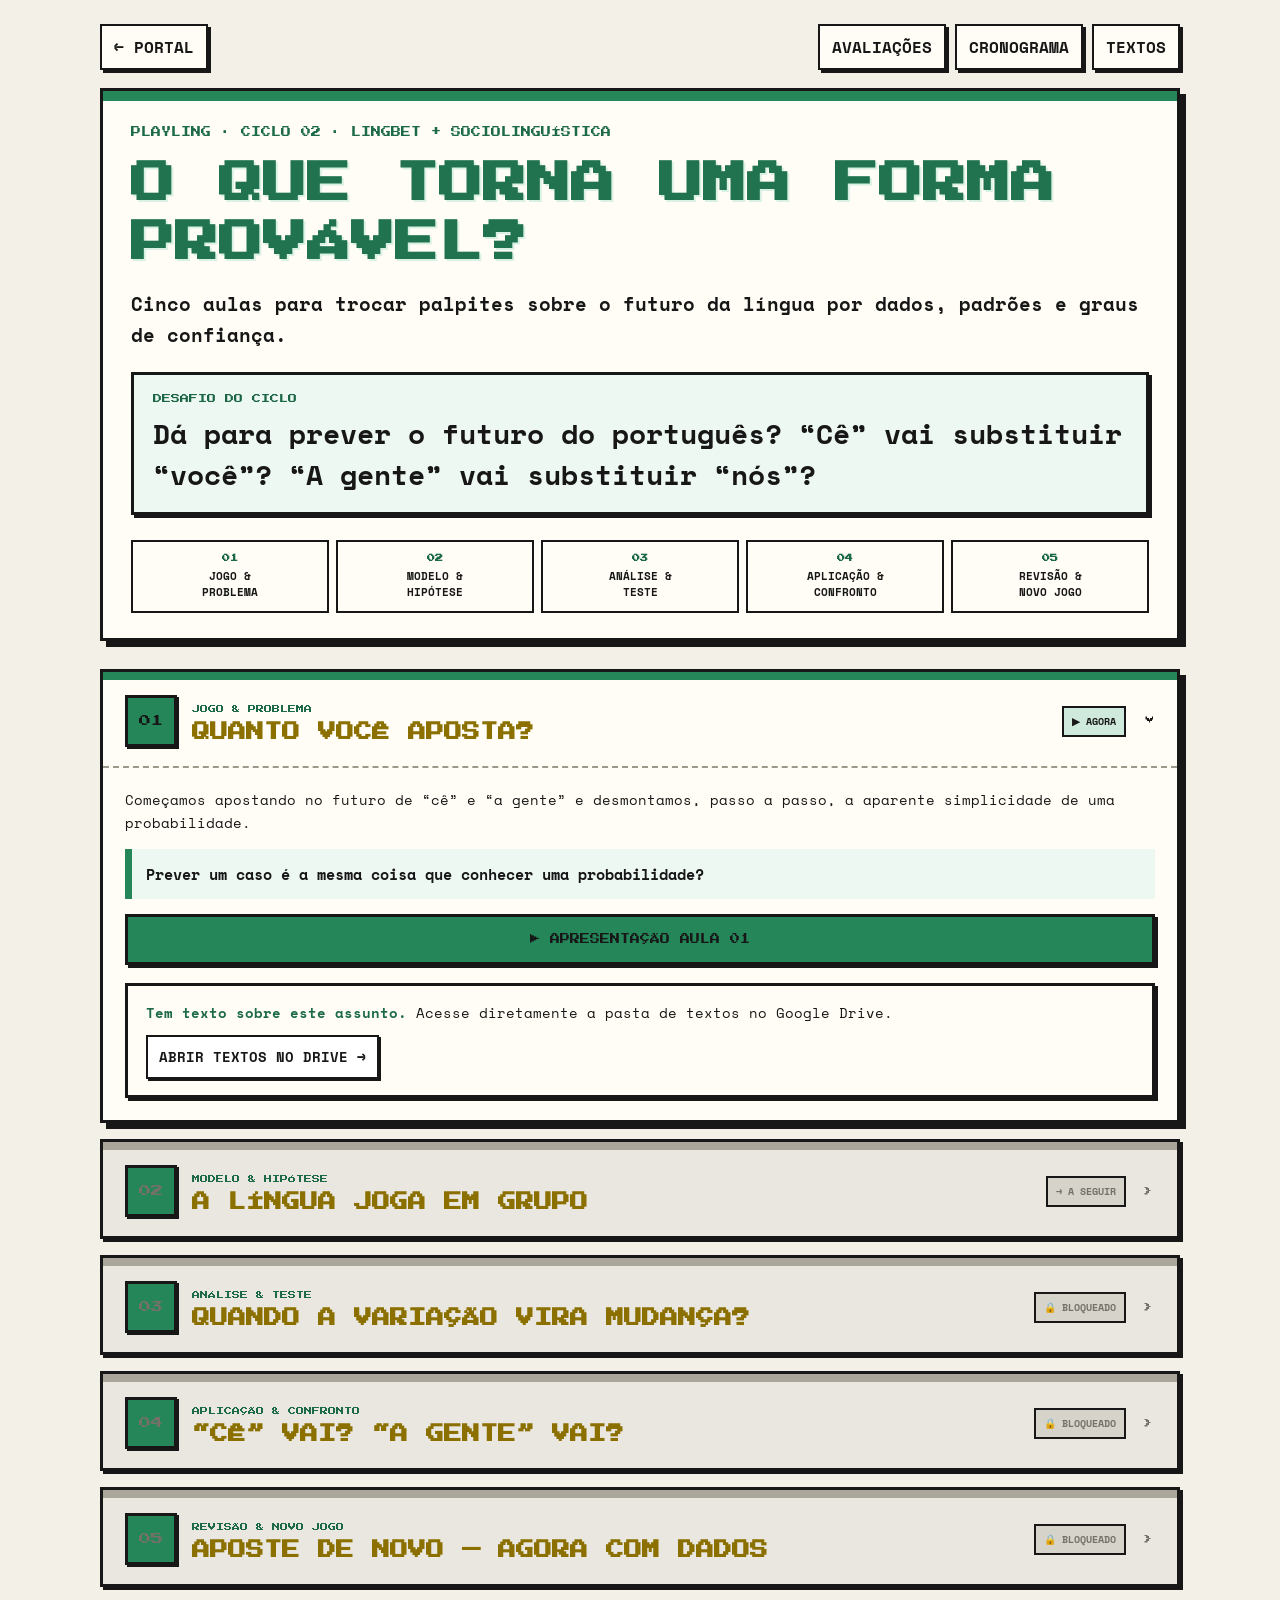
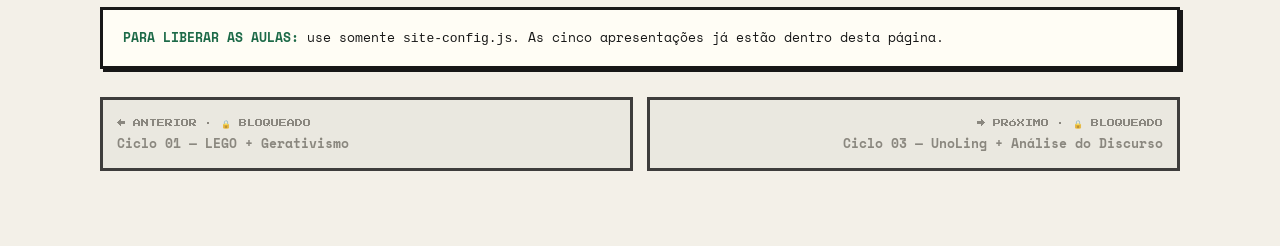
<file: ciclo-02-lingbet-sociolinguistica.html>
<!DOCTYPE html>

<html lang="pt-BR">
<head>
<meta charset="utf-8"/>
<meta content="width=device-width, initial-scale=1" name="viewport"/>
<meta content="#25865a" name="theme-color"/>
<title>Ciclo 02 — LingBet + Sociolinguística | PlayLing</title>
<link href="https://fonts.googleapis.com" rel="preconnect"/>
<link crossorigin="" href="https://fonts.gstatic.com" rel="preconnect"/>
<link href="https://fonts.googleapis.com/css2?family=Press+Start+2P&amp;family=Space+Mono:wght@400;700&amp;display=swap" rel="stylesheet"/>
<link href="site-common.css" rel="stylesheet"/>
<style>
    :root{
      --bg:#f3f0e8;
      --paper:#fffdf5;
      --ink:#171717;
      --line:#171717;
      --yellow:#25865a;
      --yellow-soft:#cfeadd;
      --yellow-pale:#eef8f2;
      --blue:#3154d8;
      --blue-pale:#eef2ff;
      --green:#25865a;
      --green-pale:#e6f4ed;
      --red:#d83b46;
      --red-pale:#fbe8ea;
      --purple:#7057b8;
      --purple-pale:#eee9ff;
      --muted:#77736a;
      --disabled:#dedbd2;
      --shadow:6px 6px 0 var(--line);
      --shadow-small:3px 3px 0 var(--line);
      --speed:.14s;
    }

    *{box-sizing:border-box}
    html{scroll-behavior:smooth}
    body{margin:0;background:var(--bg);color:var(--ink);font-family:"Space Mono",monospace}
    a{color:inherit}
    button,a{font:inherit}
    button{color:inherit}
    .wrap{width:min(1080px,92vw);margin:0 auto;padding:24px 0 76px}

    /* ---------- Landing ---------- */
    .topbar{display:flex;align-items:center;justify-content:space-between;gap:12px;margin-bottom:18px}
    .back-link,.utility-link{
      display:inline-flex;align-items:center;justify-content:center;min-height:42px;
      border:2px solid var(--line);background:var(--paper);padding:9px 12px;
      text-decoration:none;font-weight:700;box-shadow:var(--shadow-small);
      transition:transform var(--speed),box-shadow var(--speed),background var(--speed)
    }
    .back-link:hover,.back-link:focus-visible,.utility-link:hover,.utility-link:focus-visible{
      transform:translate(2px,2px);box-shadow:1px 1px 0 var(--line);background:#fff;outline:none
    }
    .mini-nav{display:flex;gap:9px;flex-wrap:wrap;justify-content:flex-end}

    .cycle-head{
      position:relative;overflow:hidden;border:3px solid var(--line);background:var(--paper);
      box-shadow:var(--shadow);padding:28px 28px 25px
    }
    .cycle-head::before{content:"";position:absolute;left:0;top:0;width:100%;height:10px;background:var(--yellow)}
    .eyebrow{
      font-family:"Press Start 2P",monospace;font-size:10px;line-height:1.7;
      color:#1d6a48;margin:5px 0 14px
    }
    .cycle-head h1{
      font-family:"Press Start 2P",monospace;font-size:clamp(23px,4.2vw,44px);
      line-height:1.35;margin:0;color:#20734e;text-shadow:2px 2px 0 #d9f1e4
    }
    .cycle-subtitle{margin:15px 0 0;font-size:clamp(15px,2vw,19px);line-height:1.65;font-weight:700}
    .cycle-challenge{
      margin-top:21px;border:3px solid var(--line);background:var(--yellow-pale);
      padding:17px 19px;box-shadow:var(--shadow-small)
    }
    .cycle-challenge small{
      display:block;font-family:"Press Start 2P",monospace;color:#1b6745;
      font-size:9px;line-height:1.5;margin-bottom:8px
    }
    .cycle-challenge strong{font-size:clamp(18px,2.5vw,28px);line-height:1.45}

    .cycle-road{
      margin:25px 0 0;display:grid;grid-template-columns:repeat(5,1fr);gap:7px
    }
    .road-step{
      border:2px solid var(--line);background:var(--paper);padding:10px 8px;
      text-align:center;font-size:11px;line-height:1.45;font-weight:700;min-width:0
    }
    .road-step b{
      display:block;font-family:"Press Start 2P",monospace;color:#1d6a48;
      font-size:8px;line-height:1.5;margin-bottom:5px
    }

    .accordion-list{display:grid;gap:16px;margin-top:28px}
    details.lesson{
      border:3px solid var(--line);background:var(--paper);box-shadow:var(--shadow-small);
      position:relative;overflow:hidden
    }
    details.lesson::before{content:"";position:absolute;left:0;top:0;width:100%;height:8px;background:var(--yellow)}
    details.lesson[open]{box-shadow:var(--shadow)}
    details.lesson[data-state="locked"],details.lesson[data-state="next"]{background:#e9e7df;color:#747168}
    details.lesson[data-state="locked"]::before,details.lesson[data-state="next"]::before{background:#aaa69b}

    summary.lesson-summary{
      list-style:none;cursor:pointer;padding:23px 22px 19px;display:grid;
      grid-template-columns:auto 1fr auto auto;gap:15px;align-items:center
    }
    summary.lesson-summary::-webkit-details-marker{display:none}
    summary.lesson-summary:focus-visible{outline:4px solid rgba(240,201,76,.45);outline-offset:-5px}
    .lesson-number{
      width:52px;height:52px;border:3px solid var(--line);display:grid;place-items:center;
      background:var(--yellow);font-family:"Press Start 2P",monospace;font-size:12px;box-shadow:2px 2px 0 var(--line)
    }
    .lesson-summary-text{min-width:0}
    .permanent-name{
      font-family:"Press Start 2P",monospace;font-size:8px;line-height:1.55;color:#1d6a48;margin-bottom:7px
    }
    .lesson-summary h2{
      font-family:"Press Start 2P",monospace;font-size:clamp(13px,2vw,18px);
      line-height:1.55;margin:0;color:#8b7000
    }
    .lesson-status{
      border:2px solid var(--line);padding:6px 8px;background:var(--yellow-soft);
      font-weight:700;font-size:10px;white-space:nowrap
    }
    details.lesson[data-state="open"] .lesson-status::before{content:"✓ LIBERADO"}
    details.lesson[data-state="current"] .lesson-status::before{content:"▶ AGORA"}
    details.lesson[data-state="next"] .lesson-status::before{content:"→ A SEGUIR"}
    details.lesson[data-state="locked"] .lesson-status::before{content:"🔒 BLOQUEADO"}
    details.lesson[data-state="next"] .lesson-status,
    details.lesson[data-state="locked"] .lesson-status{background:#d6d3ca}
    .summary-arrow{
      font-family:"Press Start 2P",monospace;font-size:12px;margin-left:2px
    }
    details[open] .summary-arrow{transform:rotate(90deg)}

    .lesson-body{border-top:2px dashed #9e988b;padding:20px 22px 22px}
    .lesson-intro{font-size:14px;line-height:1.65;margin:0 0 14px}
    .lesson-question{
      border-left:7px solid var(--yellow);background:var(--yellow-pale);
      padding:13px 14px;font-weight:700;margin:15px 0;font-size:15px;line-height:1.6
    }
    .present-launch{
      width:100%;border:3px solid var(--line);background:var(--yellow);color:var(--ink);
      padding:15px 16px;cursor:pointer;box-shadow:3px 3px 0 var(--line);
      font-family:"Press Start 2P",monospace;font-size:10px;line-height:1.5;
      transition:transform var(--speed),box-shadow var(--speed),filter var(--speed)
    }
    .present-launch:hover,.present-launch:focus-visible{
      transform:translate(2px,2px);box-shadow:1px 1px 0 var(--line);filter:brightness(1.03);outline:none
    }
    .text-portal-callout strong{color:#1d6a48}
    .locked-message{
      display:none;border-top:2px dashed #aaa69b;padding:15px 22px 19px;font-size:13px;font-weight:700
    }
    details.lesson[data-state="next"] .locked-message,
    details.lesson[data-state="locked"] .locked-message{display:block}
    details.lesson[data-state="next"] .lesson-body,
    details.lesson[data-state="locked"] .lesson-body{display:none}

    .unlock-help{
      margin-top:20px;border:3px solid var(--line);background:var(--paper);
      padding:17px 20px;box-shadow:var(--shadow-small);font-size:13px;line-height:1.65
    }
    .unlock-help strong{color:#1d6a48}

    /* ============================================================
       PRESENTATIONS
       ============================================================ */
    .presentations,.deck,.scene{display:none}
    body.presentation{overflow:hidden;background:var(--bg)}
    body.presentation .wrap{display:none}
    body.presentation .presentations{display:block}
    body.presentation .deck.active-deck{display:block}
    body.presentation .deck.active-deck .scene.present-active{
      display:flex;position:fixed;inset:0;z-index:100;background:var(--paper);
      padding:60px clamp(24px,5vw,72px) 108px;flex-direction:column;
      justify-content:center;align-items:flex-start;overflow:auto;animation:sceneIn .18s ease-out
    }
    body.presentation .deck.active-deck .scene.center{align-items:center;text-align:center}
    body.presentation .deck.active-deck .scene::before{
      content:"";position:fixed;left:0;top:0;width:100%;height:11px;background:var(--yellow);z-index:101
    }
    .scene-inner{width:min(1100px,100%);margin:0 auto}
    .scene.center .scene-inner{display:flex;flex-direction:column;align-items:center}
    .scene-label{
      display:inline-block;font-family:"Press Start 2P",monospace;font-size:9px;line-height:1.4;
      color:#1d6a48;border:2px solid #1d6a48;padding:6px 8px;margin-bottom:17px
    }
    .scene h3{
      font-family:"Press Start 2P",monospace;font-size:clamp(21px,2.8vw,37px);
      line-height:1.35;color:#20734e;margin:0 0 19px;max-width:1050px
    }
    .scene h3.long-title{font-size:clamp(18px,2.2vw,31px);line-height:1.38}
    .scene h3.very-long-title{font-size:clamp(16px,1.85vw,27px);line-height:1.4}
    @media (min-width:800px) and (max-height:760px){
      .scene h3{font-size:clamp(18px,2.25vw,31px);margin-bottom:13px}
      .scene h3.long-title{font-size:clamp(16px,1.85vw,26px)}
      .scene h3.very-long-title{font-size:clamp(15px,1.65vw,23px)}
    }
    .scene p,.scene li{font-size:clamp(16px,1.8vw,23px);line-height:1.55}
    .scene p{margin:8px 0}.scene ul{margin:9px 0;padding-left:27px}.scene li{margin:7px 0}
    .small{font-size:clamp(12px,1.3vw,16px)!important;line-height:1.55!important}
    .lead{font-size:clamp(20px,2.45vw,30px)!important;font-weight:700;line-height:1.5!important}
    .huge{
      font-family:"Press Start 2P",monospace;font-size:clamp(29px,5.6vw,70px);
      line-height:1.35;color:#20734e;text-align:center;margin:0
    }
    .huge.black{color:var(--ink)}
    .sub-question{max-width:900px;text-align:center;font-size:clamp(18px,2.2vw,27px)!important;margin-top:23px!important}

    .box,.activity-box,.question-box,.model-box,.data-box,.warning-box,.compare-box{
      width:min(1000px,100%);border:3px solid var(--line);padding:21px 24px;box-shadow:var(--shadow-small)
    }
    .activity-box{background:var(--yellow-pale)}
    .question-box{background:#fff}
    .model-box{background:var(--purple-pale)}
    .data-box{background:var(--blue-pale)}
    .warning-box{background:var(--red-pale)}
    .compare-box{background:var(--green-pale)}
    .box h4,.activity-box h4,.question-box h4,.model-box h4,.data-box h4,.warning-box h4,.compare-box h4{
      font-family:"Press Start 2P",monospace;font-size:clamp(11px,1.4vw,16px);
      line-height:1.55;margin:0 0 13px;color:#1b6745
    }

    .live-columns{display:grid;grid-template-columns:1fr 1fr;gap:18px;width:min(1050px,100%)}
    .live-column{border:3px solid var(--line);background:var(--paper);box-shadow:var(--shadow-small);min-height:290px;overflow:hidden}
    .live-column h4{
      margin:0;background:var(--yellow);color:var(--ink);padding:13px 14px;
      font-family:"Press Start 2P",monospace;font-size:clamp(10px,1.2vw,14px);line-height:1.5
    }
    .editable{min-height:230px;padding:17px;font-size:clamp(14px,1.5vw,19px);line-height:1.55;outline:none;white-space:pre-wrap}
    .editable:empty::before{content:"Clique aqui e registre as respostas da turma...";color:#969084}
    .editable:focus{background:var(--yellow-pale)}
    .live-hint{font-size:12px!important;color:var(--muted);margin-top:10px!important}

    .lego-pieces{display:flex;gap:12px;flex-wrap:wrap;justify-content:center;margin:22px 0}
    .brick{
      min-width:88px;min-height:52px;border:3px solid var(--line);display:grid;place-items:center;
      font-weight:700;box-shadow:3px 3px 0 var(--line);padding:8px 11px
    }
    .brick:nth-child(4n+1){background:var(--yellow)}
    .brick:nth-child(4n+2){background:#73bdf0}
    .brick:nth-child(4n+3){background:#ef747c}
    .brick:nth-child(4n){background:#77c58e}

    .two-options{display:grid;grid-template-columns:1fr auto 1fr;align-items:stretch;gap:18px;width:min(1000px,100%);margin-top:17px}
    .option{
      border:4px solid var(--line);background:var(--yellow-pale);min-height:180px;
      display:flex;align-items:center;justify-content:center;text-align:center;padding:23px;
      font-family:"Press Start 2P",monospace;font-size:clamp(14px,1.8vw,21px);line-height:1.55;
      box-shadow:var(--shadow-small)
    }
    .or{display:flex;align-items:center;justify-content:center;font-family:"Press Start 2P",monospace;color:#1d6a48;font-size:15px}

    .flow{display:flex;align-items:center;justify-content:center;flex-wrap:wrap;gap:9px;margin:23px 0 0;width:100%}
    .flow span{border:2px solid var(--line);background:var(--paper);padding:9px 12px;font-weight:700;font-size:clamp(12px,1.4vw,17px)}
    .flow b{font-size:20px;color:#1d6a48}

    .gridmap{
      display:grid;grid-template-columns:repeat(7,42px);grid-template-rows:repeat(6,42px);
      gap:2px;width:max-content;max-width:100%;margin:18px auto;padding:6px;border:3px solid var(--line);background:#fff
    }
    .cell{border:1px solid #c7c1b4;background:#faf8f1;position:relative}
    .marker{
      width:28px;height:28px;border:2px solid var(--line);display:grid;place-items:center;
      font-family:"Press Start 2P",monospace;font-size:8px;position:absolute;left:5px;top:5px
    }
    .marker.a{background:var(--yellow)}.marker.b{background:#73bdf0}.marker.c{background:#ef747c}

    .triptych{display:grid;grid-template-columns:repeat(3,1fr);gap:14px;width:min(1050px,100%)}
    .triptych > div{border:3px solid var(--line);padding:16px;background:var(--paper);box-shadow:var(--shadow-small)}
    .triptych strong{
      display:block;font-family:"Press Start 2P",monospace;font-size:clamp(10px,1.15vw,14px);
      line-height:1.5;color:#1b6745;margin-bottom:9px
    }

    .subject-chair{
      width:180px;height:145px;margin:18px auto;position:relative
    }
    .chair-back{position:absolute;left:30px;top:0;width:120px;height:80px;border:5px solid var(--line);background:var(--yellow-pale)}
    .chair-seat{position:absolute;left:20px;top:74px;width:140px;height:28px;border:5px solid var(--line);background:var(--yellow)}
    .chair-leg{position:absolute;top:99px;width:10px;height:46px;background:var(--line)}
    .chair-leg.l{left:35px}.chair-leg.r{right:35px}
    .chair-label{
      position:absolute;left:50%;top:26px;transform:translateX(-50%);
      font-family:"Press Start 2P",monospace;font-size:9px;line-height:1.4;text-align:center
    }

    .sentence{
      width:min(1000px,100%);border:3px solid var(--line);background:#fff;padding:17px 20px;
      box-shadow:var(--shadow-small);margin:12px 0
    }
    .sentence .source{
      font-size:clamp(20px,2.4vw,30px);font-weight:700;line-height:1.45;margin-bottom:10px
    }
    .gloss{
      display:grid;grid-template-columns:repeat(var(--cols,4),minmax(0,1fr));
      gap:6px;margin-top:8px
    }
    .gloss span{border-top:2px solid #bbb4a7;padding-top:5px;font-size:clamp(11px,1.2vw,15px);line-height:1.35}
    .natural{margin-top:11px!important;font-size:clamp(14px,1.45vw,18px)!important;font-weight:700}
    .agreement{
      display:inline-block;border:2px solid var(--line);background:var(--yellow-soft);
      padding:4px 7px;font-weight:700
    }
    .subject-tag{
      display:inline-block;border:2px solid var(--line);background:var(--blue-pale);
      padding:4px 7px;font-weight:700
    }
    .controller-tag{
      display:inline-block;border:2px solid var(--line);background:var(--green-pale);
      padding:4px 7px;font-weight:700
    }
    .agreement-flow{
      display:flex;align-items:center;justify-content:center;flex-wrap:wrap;gap:10px;
      width:min(960px,100%);margin:14px auto 4px;padding:10px 12px;
      border:2px dashed #8d887d;background:#fffdf5
    }
    .agreement-flow .flow-label{
      font-family:"Press Start 2P",monospace;font-size:8px;line-height:1.5;color:#5f5a50
    }
    .agreement-arrow{
      font-family:"Press Start 2P",monospace;font-size:18px;line-height:1;color:var(--green)
    }
    .agreement-key{
      display:flex;flex-wrap:wrap;gap:9px;align-items:center;justify-content:center;
      width:min(960px,100%);margin:10px auto 0;font-size:12px;line-height:1.45
    }
    .agreement-key span{display:inline-flex;align-items:center;gap:6px}
    .key-square{width:18px;height:18px;border:2px solid var(--line);display:inline-block}
    .key-subject{background:var(--blue-pale)}
    .key-controller{background:var(--green-pale)}
    .key-verb{background:var(--yellow-soft)}

    .matrix{border-collapse:collapse;width:min(1000px,100%);font-size:clamp(12px,1.3vw,16px)}
    .matrix th,.matrix td{border:2px solid var(--line);padding:11px 10px;text-align:left;vertical-align:top}
    .matrix th{background:var(--yellow);font-family:"Press Start 2P",monospace;font-size:clamp(8px,.95vw,11px);line-height:1.5}
    .matrix tr:nth-child(even) td{background:var(--yellow-pale)}

    .norm-grid{display:grid;grid-template-columns:1fr 1fr;gap:18px;width:min(1050px,100%)}
    .norm{border:3px solid var(--line);background:#fff;box-shadow:var(--shadow-small);overflow:hidden}
    .norm h4{margin:0;padding:13px 14px;background:var(--yellow);font-family:"Press Start 2P",monospace;font-size:clamp(10px,1.2vw,14px);line-height:1.5}
    .norm-body{padding:15px}.norm-body p{font-size:clamp(15px,1.65vw,20px);margin:8px 0}

    .concept-pieces{display:flex;flex-wrap:wrap;gap:10px;justify-content:center;width:min(1050px,100%);margin-top:20px}
    .concept{
      border:3px solid var(--line);background:var(--yellow-pale);padding:11px 13px;
      box-shadow:2px 2px 0 var(--line);font-weight:700;font-size:clamp(12px,1.35vw,16px)
    }

    /* ---------- Presentation controls ---------- */
    .presentation-ui{
      display:none;position:fixed;z-index:500;left:0;right:0;bottom:0;min-height:74px;
      border-top:3px solid var(--line);background:var(--bg);padding:10px 16px;
      align-items:center;justify-content:space-between;gap:12px
    }
    body.presentation .presentation-ui{display:flex}
    .presentation-left,.presentation-right{display:flex;align-items:center;gap:8px}
    .presentation-title{
      font-family:"Press Start 2P",monospace;font-size:8px;line-height:1.4;
      text-align:center;white-space:nowrap
    }
    .control-btn{
      min-width:43px;min-height:40px;border:2px solid var(--line);background:var(--paper);
      cursor:pointer;box-shadow:2px 2px 0 var(--line);font-weight:700;
      transition:transform var(--speed),box-shadow var(--speed)
    }
    .control-btn:hover,.control-btn:focus-visible{transform:translate(1px,1px);box-shadow:1px 1px 0 var(--line);outline:none}
    .present-count{font-weight:700;font-size:12px;white-space:nowrap}
    .progress-track{position:fixed;left:0;bottom:74px;width:100%;height:4px;background:#d9d5ca;z-index:501}
    .progress-fill{height:100%;width:0;background:var(--yellow);transition:width .12s linear}

    @keyframes sceneIn{from{opacity:0;transform:translateY(7px)}to{opacity:1;transform:translateY(0)}}
    @media(max-width:860px){
      .cycle-road{grid-template-columns:1fr}
      .topbar{align-items:flex-start;flex-direction:column}.mini-nav{justify-content:flex-start}
      summary.lesson-summary{grid-template-columns:auto 1fr}.lesson-status{grid-column:1/-1;width:max-content}
      .triptych,.norm-grid,.live-columns{grid-template-columns:1fr}
      .two-options{grid-template-columns:1fr}.or{padding:2px 0}
      .gloss{grid-template-columns:1fr!important}
    }
    @media(max-width:760px){
      .wrap{width:min(94vw,1080px);padding-top:15px}
      .cycle-head{padding:24px 18px 20px}
      body.presentation .deck.active-deck .scene.present-active{padding:50px 18px 105px}
      .presentation-title,.progress-track{display:none}
      .gridmap{grid-template-columns:repeat(7,34px);grid-template-rows:repeat(6,34px)}
      .cell{min-width:34px;min-height:34px}.marker{width:24px;height:24px;left:4px;top:4px}
    }
    @media(prefers-reduced-motion:reduce){*{scroll-behavior:auto!important;animation:none!important;transition:none!important}}
    @media print{.presentation-ui{display:none!important}}
  
    /* ---------- LingBet-specific components ---------- */
    .bet-board{
      display:grid;grid-template-columns:repeat(2,1fr);gap:14px;width:min(1000px,100%)
    }
    .bet-option{
      border:3px solid var(--line);background:var(--paper);box-shadow:var(--shadow-small);
      padding:16px;min-height:145px
    }
    .bet-option strong{
      display:block;font-family:"Press Start 2P",monospace;font-size:clamp(10px,1.2vw,14px);
      line-height:1.5;color:#1d6a48;margin-bottom:10px
    }
    .bet-count{
      margin-top:12px;min-height:48px;border:2px dashed #8b877c;background:#fff;
      padding:9px;font-size:18px;font-weight:700;outline:none
    }
    .bet-count:empty::before{content:"nº de apostas...";color:#9a958a;font-size:13px}

    .prob-row{
      display:flex;align-items:center;justify-content:center;flex-wrap:wrap;gap:12px;
      width:min(1050px,100%);margin:17px 0
    }
    .prob-card{
      border:3px solid var(--line);background:var(--paper);box-shadow:var(--shadow-small);
      padding:16px 18px;text-align:center;min-width:145px
    }
    .prob-card strong{
      display:block;font-family:"Press Start 2P",monospace;font-size:clamp(10px,1.2vw,15px);
      line-height:1.5;color:#1d6a48
    }
    .coin{
      width:72px;height:72px;border-radius:50%;border:4px solid var(--line);
      background:var(--yellow-soft);display:grid;place-items:center;
      font-family:"Press Start 2P",monospace;font-size:12px;box-shadow:4px 4px 0 var(--line)
    }
    .die{
      width:74px;height:74px;border:4px solid var(--line);background:#fff;
      display:grid;place-items:center;font-size:34px;font-weight:700;box-shadow:4px 4px 0 var(--line)
    }
    .sequence{
      display:inline-flex;gap:4px;align-items:center;border:2px solid var(--line);
      background:#fff;padding:7px 9px;font-weight:700
    }

    .not-list{
      display:grid;gap:10px;width:min(1000px,100%);margin-top:14px
    }
    .not-item{
      border:3px solid var(--line);padding:12px 15px;background:var(--red-pale);font-weight:700
    }
    .yes-item{
      border:3px solid var(--line);padding:12px 15px;background:var(--green-pale);font-weight:700
    }
    .not-item b,.yes-item b{
      font-family:"Press Start 2P",monospace;font-size:9px;line-height:1.5;margin-right:7px
    }

    .odds-card{
      border:4px solid var(--line);background:#101b16;color:#fff;padding:22px 24px;
      box-shadow:var(--shadow);width:min(820px,100%)
    }
    .odds-card .odds-number{
      font-family:"Press Start 2P",monospace;font-size:clamp(35px,6vw,72px);
      color:#75dba5;line-height:1.2
    }
    .odds-card p{font-size:clamp(15px,1.6vw,20px);margin:10px 0}
    .odds-card .calc{
      border-top:2px dashed #8fae9e;padding-top:12px;margin-top:12px;font-weight:700
    }

    .hundred-grid{
      display:grid;grid-template-columns:repeat(10,22px);grid-template-rows:repeat(10,22px);
      gap:3px;width:max-content;max-width:100%;margin:17px auto
    }
    .hundred-grid span{border:1px solid var(--line);background:#e2ded5}
    .hundred-grid span.hit{background:var(--green)}
    .expectation{
      border:3px solid var(--line);background:var(--yellow-pale);
      padding:14px 17px;box-shadow:var(--shadow-small);width:min(900px,100%);text-align:center
    }

    .combo-bet{
      display:grid;grid-template-columns:1fr auto 1fr auto 1fr;gap:11px;align-items:center;
      width:min(1050px,100%);margin-top:16px
    }
    .combo-piece{
      border:3px solid var(--line);background:#fff;padding:17px;text-align:center;
      box-shadow:var(--shadow-small);font-weight:700
    }
    .combo-piece strong{
      display:block;font-family:"Press Start 2P",monospace;color:#1d6a48;
      font-size:clamp(9px,1.1vw,13px);line-height:1.5;margin-bottom:8px
    }
    .combo-symbol{
      font-family:"Press Start 2P",monospace;font-size:18px;color:#1d6a48;text-align:center
    }

    .group-rules{
      display:grid;grid-template-columns:repeat(3,1fr);gap:14px;width:min(1050px,100%)
    }
    .group-rule{
      border:3px solid var(--line);background:#fff;box-shadow:var(--shadow-small);padding:16px
    }
    .group-rule strong{
      display:block;font-family:"Press Start 2P",monospace;font-size:11px;line-height:1.5;
      color:#1d6a48;margin-bottom:10px
    }
    .group-rule .rule{font-weight:700;line-height:1.55}

    .social-cloud{
      display:flex;flex-wrap:wrap;justify-content:center;align-items:center;gap:12px;
      width:min(980px,100%);margin-top:18px
    }
    .social-bubble{
      border:3px solid var(--line);border-radius:999px;background:#fff;
      padding:12px 16px;box-shadow:var(--shadow-small);font-weight:700
    }
    .social-bubble:nth-child(3n+1){background:var(--green-pale)}
    .social-bubble:nth-child(3n+2){background:var(--blue-pale)}
    .social-bubble:nth-child(3n){background:var(--purple-pale)}

    .slang-life{
      display:grid;grid-template-columns:repeat(6,1fr);gap:9px;align-items:stretch;
      width:min(1080px,100%);margin-top:16px
    }
    .slang-step{
      border:3px solid var(--line);background:#fff;padding:13px 10px;
      box-shadow:2px 2px 0 var(--line);font-size:clamp(11px,1.15vw,15px);line-height:1.45;font-weight:700
    }
    .slang-step b{
      display:block;font-family:"Press Start 2P",monospace;font-size:8px;line-height:1.45;
      color:#1d6a48;margin-bottom:7px
    }

    .generation-table{
      border-collapse:collapse;width:min(960px,100%);font-size:clamp(12px,1.35vw,16px)
    }
    .generation-table th,.generation-table td{
      border:2px solid var(--line);padding:10px;text-align:center
    }
    .generation-table th{
      background:var(--green);color:#fff;font-family:"Press Start 2P",monospace;
      font-size:clamp(8px,.95vw,11px);line-height:1.5
    }
    .generation-table td.editable-cell{
      min-height:44px;background:#fff;outline:none;font-weight:700
    }
    .generation-table td.editable-cell:empty::before{content:"anote";color:#aaa59a}

    .context-grid{
      display:grid;grid-template-columns:1fr 1fr;gap:15px;width:min(1050px,100%)
    }
    .context-card{
      border:3px solid var(--line);background:#fff;box-shadow:var(--shadow-small);padding:16px
    }
    .context-card h4{
      font-family:"Press Start 2P",monospace;font-size:10px;line-height:1.5;color:#1d6a48;margin:0 0 10px
    }
    .context-card p{font-size:clamp(14px,1.5vw,18px);margin:7px 0}

    .bar-chart{
      width:min(950px,100%);display:grid;gap:13px;margin-top:17px
    }
    .bar-row{
      display:grid;grid-template-columns:minmax(110px,180px) 1fr 58px;gap:10px;align-items:center
    }
    .bar-label{font-weight:700}
    .bar-track{height:32px;border:2px solid var(--line);background:#e4e0d7}
    .bar-fill{height:100%;background:var(--green)}
    .bar-value{font-weight:700;text-align:right}
    .chart-note{
      border:2px dashed #8b877c;background:#fff;padding:10px 12px;font-size:12px!important;
      width:min(950px,100%)
    }

    .scenario-grid{
      display:grid;grid-template-columns:1fr 1fr;gap:16px;width:min(1050px,100%)
    }
    .scenario{
      border:3px solid var(--line);background:#fff;box-shadow:var(--shadow-small);padding:17px
    }
    .scenario h4{
      font-family:"Press Start 2P",monospace;font-size:10px;line-height:1.55;color:#1d6a48;margin:0 0 10px
    }
    .scenario p{font-size:clamp(13px,1.4vw,17px);margin:7px 0}

    .evidence-grid{
      display:grid;grid-template-columns:repeat(2,1fr);gap:13px;width:min(1050px,100%)
    }
    .evidence{
      border:3px solid var(--line);background:#fff;padding:14px 16px;box-shadow:var(--shadow-small)
    }
    .evidence strong{
      display:block;font-family:"Press Start 2P",monospace;font-size:9px;line-height:1.5;
      color:#1d6a48;margin-bottom:8px
    }
    .chips{display:flex;flex-wrap:wrap;gap:9px;justify-content:center;margin-top:18px}
    .chip{
      width:48px;height:48px;border-radius:50%;border:3px solid var(--line);background:var(--green);
      color:#fff;display:grid;place-items:center;font-family:"Press Start 2P",monospace;
      font-size:10px;box-shadow:2px 2px 0 var(--line)
    }

    @media(max-width:860px){
      .bet-board,.group-rules,.context-grid,.scenario-grid,.evidence-grid{grid-template-columns:1fr}
      .slang-life{grid-template-columns:1fr 1fr}
      .combo-bet{grid-template-columns:1fr}
      .combo-symbol{padding:3px}
    }
    @media(max-width:520px){
      .slang-life{grid-template-columns:1fr}
      .hundred-grid{grid-template-columns:repeat(10,17px);grid-template-rows:repeat(10,17px)}
      .bar-row{grid-template-columns:90px 1fr 42px}
    }
</style>
</head>
<body>
<main class="wrap">
<div class="topbar">
<a class="back-link" href="index.html">← PORTAL</a>
<nav aria-label="Acessos rápidos" class="mini-nav">
<a class="utility-link" href="avaliacoes.html">AVALIAÇÕES</a>
<a class="utility-link" href="cronograma.html">CRONOGRAMA</a>
<a class="utility-link" href="textos.html">TEXTOS</a>
</nav>
</div>
<header class="cycle-head">
<p class="eyebrow">PLAYLING · CICLO 02 · LINGBET + SOCIOLINGUÍSTICA</p>
<h1>O QUE TORNA UMA FORMA PROVÁVEL?</h1>
<p class="cycle-subtitle">
      Cinco aulas para trocar palpites sobre o futuro da língua por
      <strong>dados, padrões e graus de confiança</strong>.
    </p>
<div class="cycle-challenge">
<small>DESAFIO DO CICLO</small>
<strong>Dá para prever o futuro do português? “Cê” vai substituir “você”? “A gente” vai substituir “nós”?</strong>
</div>
<div aria-label="Estrutura do ciclo" class="cycle-road">
<div class="road-step"><b>01</b>JOGO &amp;<br/>PROBLEMA</div>
<div class="road-step"><b>02</b>MODELO &amp;<br/>HIPÓTESE</div>
<div class="road-step"><b>03</b>ANÁLISE &amp;<br/>TESTE</div>
<div class="road-step"><b>04</b>APLICAÇÃO &amp;<br/>CONFRONTO</div>
<div class="road-step"><b>05</b>REVISÃO &amp;<br/>NOVO JOGO</div>
</div>
</header>
<!--
    ============================================================
    COMO LIBERAR AS AULAS DO CICLO 02
    ============================================================
    Edite APENAS site-config.js.

      "ciclo-02-aula-01": "current",
      "ciclo-02-aula-02": "next",
      "ciclo-02-aula-03": "locked",
      "ciclo-02-aula-04": "locked",
      "ciclo-02-aula-05": "locked"

    Exemplo — quando chegar à Aula 02:
      "ciclo-02-aula-01": "open",
      "ciclo-02-aula-02": "current",
      "ciclo-02-aula-03": "next",
      "ciclo-02-aula-04": "locked",
      "ciclo-02-aula-05": "locked"

    Estados:
      current = aula atual
      open    = aula passada e acessível
      next    = próxima aula, título visível e conteúdo bloqueado
      locked  = aula futura
    ============================================================
  -->
<section aria-label="Cinco aulas do Ciclo 02" class="accordion-list">
<details class="lesson" data-lesson-id="ciclo-02-aula-01">
<summary class="lesson-summary">
<span class="lesson-number">01</span>
<span class="lesson-summary-text">
<span class="permanent-name">JOGO &amp; PROBLEMA</span>
<h2>QUANTO VOCÊ APOSTA?</h2>
</span>
<span class="lesson-status"></span>
<span class="summary-arrow">›</span>
</summary>
<div class="lesson-body">
<p class="lesson-intro">Começamos apostando no futuro de “cê” e “a gente” e desmontamos, passo a passo, a aparente simplicidade de uma probabilidade.</p>
<div class="lesson-question">Prever um caso é a mesma coisa que conhecer uma probabilidade?</div>
<button class="present-launch" data-launch="1" type="button">▶ APRESENTAÇÃO AULA 01</button>
<div class="text-portal-callout"><strong>Tem texto sobre este assunto.</strong> Acesse diretamente a pasta de textos no Google Drive.<br/><a class="text-portal-link" href="https://drive.google.com/drive/folders/1tIUsTf-qjTyWiIr1S74jszs9MIUOoq1M?usp=sharing" rel="noopener noreferrer" target="_blank">ABRIR TEXTOS NO DRIVE →</a></div>
</div>
<div class="locked-message">Esta aula ainda não está liberada.</div>
</details>
<details class="lesson" data-lesson-id="ciclo-02-aula-02">
<summary class="lesson-summary">
<span class="lesson-number">02</span>
<span class="lesson-summary-text">
<span class="permanent-name">MODELO &amp; HIPÓTESE</span>
<h2>A LÍNGUA JOGA EM GRUPO</h2>
</span>
<span class="lesson-status"></span>
<span class="summary-arrow">›</span>
</summary>
<div class="lesson-body">
<p class="lesson-intro">O próximo resultado individual continua incerto, mas distribuições de grupos começam a revelar padrões. Depois, acompanhamos a vida — e a possível morte — de uma gíria.</p>
<div class="lesson-question">Como algo imprevisível pessoa por pessoa pode se tornar reconhecível quando olhamos para grupos?</div>
<button class="present-launch" data-launch="2" type="button">▶ APRESENTAÇÃO AULA 02</button>
<div class="text-portal-callout"><strong>Tem texto sobre este assunto.</strong> Acesse diretamente a pasta de textos no Google Drive.<br/><a class="text-portal-link" href="https://drive.google.com/drive/folders/1tIUsTf-qjTyWiIr1S74jszs9MIUOoq1M?usp=sharing" rel="noopener noreferrer" target="_blank">ABRIR TEXTOS NO DRIVE →</a></div>
</div>
<div class="locked-message">A próxima aula já está no mapa, mas ainda não pode ser aberta.</div>
</details>
<details class="lesson" data-lesson-id="ciclo-02-aula-03">
<summary class="lesson-summary">
<span class="lesson-number">03</span>
<span class="lesson-summary-text">
<span class="permanent-name">ANÁLISE &amp; TESTE</span>
<h2>QUANDO A VARIAÇÃO VIRA MUDANÇA?</h2>
</span>
<span class="lesson-status"></span>
<span class="summary-arrow">›</span>
</summary>
<div class="lesson-body">
<p class="lesson-intro">Duas formas coexistirem não basta. Vamos procurar competição, distribuição e movimento através do tempo.</p>
<div class="lesson-question">Que evidência transforma “duas formas existem” em “uma mudança pode estar acontecendo”?</div>
<button class="present-launch" data-launch="3" type="button">▶ APRESENTAÇÃO AULA 03</button>
<div class="text-portal-callout"><strong>Tem texto sobre este assunto.</strong> Acesse diretamente a pasta de textos no Google Drive.<br/><a class="text-portal-link" href="https://drive.google.com/drive/folders/1tIUsTf-qjTyWiIr1S74jszs9MIUOoq1M?usp=sharing" rel="noopener noreferrer" target="_blank">ABRIR TEXTOS NO DRIVE →</a></div>
</div>
<div class="locked-message">Esta aula ainda está bloqueada.</div>
</details>
<details class="lesson" data-lesson-id="ciclo-02-aula-04">
<summary class="lesson-summary">
<span class="lesson-number">04</span>
<span class="lesson-summary-text">
<span class="permanent-name">APLICAÇÃO &amp; CONFRONTO</span>
<h2>“CÊ” VAI? “A GENTE” VAI?</h2>
</span>
<span class="lesson-status"></span>
<span class="summary-arrow">›</span>
</summary>
<div class="lesson-body">
<p class="lesson-intro">Voltamos às apostas iniciais. Primeiro precisamos descobrir onde as formas realmente competem e o que um retrato de gerações permite — ou não — concluir.</p>
<div class="lesson-question">Uma previsão científica começa respondendo à pergunta ou começa corrigindo a pergunta?</div>
<button class="present-launch" data-launch="4" type="button">▶ APRESENTAÇÃO AULA 04</button>
<div class="text-portal-callout"><strong>Tem texto sobre este assunto.</strong> Acesse diretamente a pasta de textos no Google Drive.<br/><a class="text-portal-link" href="https://drive.google.com/drive/folders/1tIUsTf-qjTyWiIr1S74jszs9MIUOoq1M?usp=sharing" rel="noopener noreferrer" target="_blank">ABRIR TEXTOS NO DRIVE →</a></div>
</div>
<div class="locked-message">Esta aula ainda está bloqueada.</div>
</details>
<details class="lesson" data-lesson-id="ciclo-02-aula-05">
<summary class="lesson-summary">
<span class="lesson-number">05</span>
<span class="lesson-summary-text">
<span class="permanent-name">REVISÃO &amp; NOVO JOGO</span>
<h2>APOSTE DE NOVO — AGORA COM DADOS</h2>
</span>
<span class="lesson-status"></span>
<span class="summary-arrow">›</span>
</summary>
<div class="lesson-body">
<p class="lesson-intro">Texto, perguntas, reconstrução do percurso e uma nova rodada de LingBet. Desta vez, toda aposta precisa mostrar sua evidência.</p>
<div class="lesson-question">Como muda uma aposta quando somos obrigados a dizer em que dados ela se apoia?</div>
<button class="present-launch" data-launch="5" type="button">▶ APRESENTAÇÃO AULA 05</button>
<div class="text-portal-callout"><strong>Tem texto sobre este assunto.</strong> Acesse diretamente a pasta de textos no Google Drive.<br/><a class="text-portal-link" href="https://drive.google.com/drive/folders/1tIUsTf-qjTyWiIr1S74jszs9MIUOoq1M?usp=sharing" rel="noopener noreferrer" target="_blank">ABRIR TEXTOS NO DRIVE →</a></div>
</div>
<div class="locked-message">Esta aula ainda está bloqueada.</div>
</details>
</section>
<div class="unlock-help"><strong>PARA LIBERAR AS AULAS:</strong> use somente <code>site-config.js</code>. As cinco apresentações já estão dentro desta página.</div>
<nav aria-label="Navegação entre partes do curso" class="course-sequence-nav" data-course-nav="" data-current="ciclo-02"></nav>
</main>
<div aria-hidden="true" class="presentations">
<!-- ========================================================
       AULA 01
       ======================================================== -->
<article class="deck" data-deck="1" data-deck-title="Aula 01 · Quanto você aposta?">
<section class="scene center">
<div class="scene-inner">
<span class="scene-label">CENA 01</span>
<p class="small">LINGBET · APOSTA INICIAL</p>
<p class="huge black">QUAL É O FUTURO?</p>
<p class="sub-question">“Cê” vai substituir “você”? “A gente” vai substituir “nós”?</p>
</div>
</section>
<section class="scene">
<div class="scene-inner">
<span class="scene-label">CENA 02</span>
<h3>FAÇAM SUAS APOSTAS</h3>
<div class="bet-board" data-sync-board="lingbet-inicial">
<div class="bet-option"><strong>APOSTA A</strong><p>Nenhuma das duas substituições.</p><div class="bet-count" contenteditable="true" data-sync="bet-a"></div></div>
<div class="bet-option"><strong>APOSTA B</strong><p>Só “cê” substitui “você”.</p><div class="bet-count" contenteditable="true" data-sync="bet-b"></div></div>
<div class="bet-option"><strong>APOSTA C</strong><p>Só “a gente” substitui “nós”.</p><div class="bet-count" contenteditable="true" data-sync="bet-c"></div></div>
<div class="bet-option"><strong>APOSTA D</strong><p>As duas substituições acontecem.</p><div class="bet-count" contenteditable="true" data-sync="bet-d"></div></div>
</div>
<p class="live-hint">Registre o número de apostas. Não discuta ainda quem está “certo”.</p>
</div>
</section>
<section class="scene center">
<div class="scene-inner">
<span class="scene-label">CENA 03</span>
<h3>PROBABILIDADE DO ZERO: UMA MOEDA</h3>
<div class="prob-row">
<div class="coin">C</div><div class="or">OU</div><div class="coin">K</div>
</div>
<p class="lead">Se a moeda for equilibrada: 1 chance em 2 para cada lado.</p>
<p class="small">C = cara · K = coroa</p>
</div>
</section>
<section class="scene">
<div class="scene-inner">
<span class="scene-label">CENA 04</span>
<h3>DUAS JOGADAS: QUANTAS SEQUÊNCIAS?</h3>
<div class="prob-row">
<span class="sequence">CC</span><span class="sequence">CK</span><span class="sequence">KC</span><span class="sequence">KK</span>
</div>
<p class="lead">Escolher antecipadamente uma sequência exata → 1 em 4.</p>
<div class="flow"><span>1 jogada: 2</span><b>→</b><span>2 jogadas: 4</span><b>→</b><span>3: 8</span><b>→</b><span>4: 16</span><b>→</b><span>8: 256</span></div>
</div>
</section>
<section class="scene">
<div class="scene-inner">
<span class="scene-label">CENA 05</span>
<h3>O QUE QUER DIZER “1 EM 256”?</h3>
<div class="yes-item"><b>SIM</b> Existem 256 sequências possíveis de oito lançamentos; uma delas é a sequência exata escolhida antes.</div>
<div class="not-list">
<div class="not-item"><b>NÃO</b> Não significa que você vai acertar exatamente uma vez a cada 256 tentativas.</div>
<div class="not-item"><b>NÃO</b> Não significa que, depois de 255 erros, o próximo acerto ficou “devendo”.</div>
<div class="not-item"><b>NÃO</b> Não diz qual será o próximo resultado.</div>
</div>
</div>
</section>
<section class="scene">
<div class="scene-inner">
<span class="scene-label">CENA 06</span>
<h3>E COM UM DADO?</h3>
<div class="prob-row">
<div class="prob-card"><div class="die">⚄</div><strong>1 LANÇAMENTO</strong><p>1 em 6</p></div>
<div class="prob-card"><strong>2 EXATOS</strong><p class="lead">1 em 36</p></div>
<div class="prob-card"><strong>3 EXATOS</strong><p class="lead">1 em 216</p></div>
<div class="prob-card"><strong>10 EXATOS</strong><p class="lead">1 em 60.466.176</p></div>
</div>
<p class="small">Não precisamos calcular isso à mão. O ponto é observar como uma sequência de exigências vai multiplicando possibilidades.</p>
</div>
</section>
<section class="scene center">
<div class="scene-inner">
<span class="scene-label">CENA 07</span>
<h3>ENTRA A CASA DE APOSTAS: ODD 2,50</h3>
<div class="odds-card">
<div class="odds-number">2,50</div>
<p>Você aposta R$ 1.</p>
<p>Se vencer, recebe R$ 2,50 no total → lucro de R$ 1,50.</p>
<div class="calc">Ignorando por um instante a margem da casa: 1 ÷ 2,50 = 0,40 → probabilidade implícita de 40%.</div>
</div>
</div>
</section>
<section class="scene">
<div class="scene-inner">
<span class="scene-label">CENA 08</span>
<h3>MAS O QUE QUER DIZER 40%?</h3>
<div aria-label="100 quadrados, 40 destacados" class="hundred-grid"><span class="hit"></span><span class="hit"></span><span class="hit"></span><span class="hit"></span><span class="hit"></span><span class="hit"></span><span class="hit"></span><span class="hit"></span><span class="hit"></span><span class="hit"></span><span class="hit"></span><span class="hit"></span><span class="hit"></span><span class="hit"></span><span class="hit"></span><span class="hit"></span><span class="hit"></span><span class="hit"></span><span class="hit"></span><span class="hit"></span><span class="hit"></span><span class="hit"></span><span class="hit"></span><span class="hit"></span><span class="hit"></span><span class="hit"></span><span class="hit"></span><span class="hit"></span><span class="hit"></span><span class="hit"></span><span class="hit"></span><span class="hit"></span><span class="hit"></span><span class="hit"></span><span class="hit"></span><span class="hit"></span><span class="hit"></span><span class="hit"></span><span class="hit"></span><span class="hit"></span><span></span><span></span><span></span><span></span><span></span><span></span><span></span><span></span><span></span><span></span><span></span><span></span><span></span><span></span><span></span><span></span><span></span><span></span><span></span><span></span><span></span><span></span><span></span><span></span><span></span><span></span><span></span><span></span><span></span><span></span><span></span><span></span><span></span><span></span><span></span><span></span><span></span><span></span><span></span><span></span><span></span><span></span><span></span><span></span><span></span><span></span><span></span><span></span><span></span><span></span><span></span><span></span><span></span><span></span><span></span><span></span><span></span><span></span><span></span><span></span></div>
<div class="expectation">
<p class="lead">Num modelo repetido muitas vezes em condições comparáveis, esperamos uma frequência em torno de 40%.</p>
</div>
<p class="sub-question">Isso significa “vai ganhar exatamente 40 de cada 100 jogos”?</p>
</div>
</section>
<section class="scene">
<div class="scene-inner">
<span class="scene-label">CENA 09</span>
<h3>40 EM 100 É UMA EXPECTATIVA, NÃO UMA AGENDA</h3>
<div class="not-list">
<div class="not-item"><b>NÃO</b> Os primeiros 40 jogos não são “vitórias reservadas”.</div>
<div class="not-item"><b>NÃO</b> Em 100 jogos, não precisamos obter exatamente 40 vitórias.</div>
</div>
<div class="yes-item"><b>MODELO</b> Se cada um de 100 jogos independentes tivesse realmente chance 40%, o número esperado seria 40 — mas resultados como 35, 42 ou 44 continuam possíveis.</div>
<p class="small">Nesse modelo artificial, a chance de terminar com <strong>exatamente 40</strong> vitórias é apenas cerca de 8%. O centro da distribuição não é uma promessa.</p>
</div>
</section>
<section class="scene">
<div class="scene-inner">
<span class="scene-label">CENA 10</span>
<h3>FUTEBOL NÃO É MOEDA</h3>
<div class="triptych">
<div><strong>MOEDA</strong><p>Podemos definir um modelo simples: resultados, em princípio, equiprováveis.</p></div>
<div><strong>JOGO</strong><p>Os 40% precisam ser estimados a partir de informações, modelo e condições.</p></div>
<div><strong>ODD</strong><p>É também um preço: pode incorporar margem da casa e movimentos do mercado.</p></div>
</div>
<p class="lead">A odd parece um número simples. Por trás dela há um modelo.</p>
</div>
</section>
<section class="scene">
<div class="scene-inner">
<span class="scene-label">CENA 11</span>
<h3>E UMA APOSTA COMBO?</h3>
<p class="small">EXEMPLO ILUSTRATIVO</p>
<div class="combo-bet">
<div class="combo-piece"><strong>TIME VENCE</strong>40%</div>
<div class="combo-symbol">E</div>
<div class="combo-piece"><strong>JOGADOR MARCA</strong>50%</div>
<div class="combo-symbol">→</div>
<div class="combo-piece"><strong>SE FOSSEM INDEPENDENTES</strong>20% · odd justa 5,00</div>
</div>
<div class="warning-box" style="margin-top:18px">
<h4>SÓ QUE...</h4>
<p>Em futebol, marcar um gol e o time vencer podem estar relacionados. Se os eventos não forem independentes, simplesmente multiplicar 40% × 50% pode produzir uma estimativa ruim.</p>
</div>
</div>
</section>
<section class="scene center">
<div class="scene-inner">
<span class="scene-label">CENA 12</span>
<p class="huge">E A LÍNGUA?</p>
<p class="sub-question">Consigo prever se a próxima pessoa vai dizer “nós” ou “a gente”?</p>
</div>
</section>
<section class="scene">
<div class="scene-inner">
<span class="scene-label">CENA 13</span>
<h3>UM CASO PODE SER INCERTO. O PADRÃO PODE NÃO SER.</h3>
<div class="flow">
<span>1 ocorrência</span><b>→</b><span>difícil prever</span><b>→</b>
<span>100 ocorrências</span><b>→</b><span>distribuição começa a aparecer</span>
</div>
<p class="lead">Probabilidade não precisa adivinhar cada caso para revelar uma regularidade.</p>
</div>
</section>
<section class="scene">
<div class="scene-inner">
<span class="scene-label">CENA 14</span>
<h3>AS CHANCES SÃO IGUAIS PARA TODO MUNDO?</h3>
<div class="live-columns">
<div class="live-column"><h4>O QUE PODERIA ALTERAR AS CHANCES?</h4><div class="editable" contenteditable="true"></div></div>
<div class="live-column"><h4>COMO DESCOBRIR?</h4><div class="editable" contenteditable="true"></div></div>
</div>
<p class="live-hint">Guarde as hipóteses. A próxima aula muda a escala: do indivíduo para os grupos.</p>
</div>
</section>
</article>
<!-- ========================================================
       AULA 02
       ======================================================== -->
<article class="deck" data-deck="2" data-deck-title="Aula 02 · A língua joga em grupo">
<section class="scene">
<div class="scene-inner">
<span class="scene-label">CENA 01</span>
<h3>HOJE: DO PRÓXIMO RESULTADO AO PADRÃO DO GRUPO</h3>
<ul>
<li>jogar o mesmo dado com regras diferentes;</li>
<li>procurar distribuições;</li>
<li>pensar sociedades como grupos sobrepostos;</li>
<li>acompanhar a vida e a morte possível de uma gíria.</li>
</ul>
</div>
</section>
<section class="scene">
<div class="scene-inner">
<span class="scene-label">CENA 02</span>
<h3>MESMO DADO. TRÊS REGRAS SECRETAS.</h3>
<div class="activity-box">
<h4>ATIVIDADE</h4>
<p>Cada grupo recebe um cartão secreto que transforma cada número do dado em <strong>X</strong> ou <strong>Y</strong>.</p>
<p>Façam 18 lançamentos e anotem apenas X/Y. Não revelem a regra.</p>
</div>
<div class="prob-row"><div class="die">⚅</div><span class="brick">X</span><span class="brick">Y</span></div>
</div>
</section>
<section class="scene">
<div class="scene-inner">
<span class="scene-label">CENA 03</span>
<h3>QUE SEQUÊNCIAS APARECERAM?</h3>
<div class="live-columns">
<div class="live-column"><h4>SEQUÊNCIA 1</h4><div class="editable" contenteditable="true"></div></div>
<div class="live-column"><h4>SEQUÊNCIA 2</h4><div class="editable" contenteditable="true"></div></div>
</div>
<div class="live-column" style="margin-top:16px;width:100%">
<h4>SEQUÊNCIA 3</h4><div class="editable" contenteditable="true" style="min-height:100px"></div>
</div>
<p class="sub-question">Sem conhecer as regras, já dá para desconfiar de diferenças entre os grupos?</p>
</div>
</section>
<section class="scene">
<div class="scene-inner">
<span class="scene-label">CENA 04</span>
<h3>REVELA AS REGRAS</h3>
<div class="group-rules">
<div class="group-rule"><strong>GRUPO A</strong><div class="rule">1–5 → X<br/>6 → Y</div></div>
<div class="group-rule"><strong>GRUPO B</strong><div class="rule">1–3 → X<br/>4–6 → Y</div></div>
<div class="group-rule"><strong>GRUPO C</strong><div class="rule">1 → X<br/>2–6 → Y</div></div>
</div>
<p class="lead">Ninguém sabia o próximo lançamento. Mesmo assim, os grupos tenderam a produzir distribuições diferentes.</p>
</div>
</section>
<section class="scene center">
<div class="scene-inner">
<span class="scene-label">CENA 05</span>
<p class="huge">INCERTEZA INDIVIDUAL ≠ ALEATORIEDADE SOCIAL</p>
<p class="sub-question">Podemos não saber o próximo X/Y e ainda reconhecer de qual grupo uma longa sequência provavelmente veio.</p>
</div>
</section>
<section class="scene">
<div class="scene-inner">
<span class="scene-label">CENA 06</span>
<h3>UMA SOCIEDADE NÃO É SÓ 1 + 1 + 1 + 1...</h3>
<p class="lead">Cada pessoa participa de vários grupos, redes e comunidades ao mesmo tempo.</p>
<div class="social-cloud">
<span class="social-bubble">idade</span><span class="social-bubble">bairro / região</span>
<span class="social-bubble">escola</span><span class="social-bubble">trabalho</span>
<span class="social-bubble">redes de amizade</span><span class="social-bubble">renda</span>
<span class="social-bubble">gênero</span><span class="social-bubble">interesses</span>
<span class="social-bubble">estilos</span>
</div>
<p class="small">Essas categorias não determinam mecanicamente como alguém fala. Elas podem ajudar a revelar distribuições.</p>
</div>
</section>
<section class="scene">
<div class="scene-inner">
<span class="scene-label">CENA 07</span>
<h3>E A FALA PODE ENTRAR NESSAS IDENTIFICAÇÕES</h3>
<div class="question-box">
<h4>PERGUNTA</h4>
<p class="lead">Como você reconhece — ou acha que reconhece — alguém como “do seu grupo”?</p>
</div>
<div class="live-columns" style="margin-top:16px">
<div class="live-column"><h4>FORA DA LÍNGUA</h4><div class="editable" contenteditable="true"></div></div>
<div class="live-column"><h4>NA LÍNGUA</h4><div class="editable" contenteditable="true"></div></div>
</div>
</div>
</section>
<section class="scene center">
<div class="scene-inner">
<span class="scene-label">CENA 08</span>
<h3>NASCE UMA GÍRIA</h3>
<p class="lead">Uma forma começa a circular em uma rede jovem e passa a funcionar como um sinal de pertencimento, estilo ou distância de outros grupos.</p>
<p class="small">Não é necessário imaginar uma reunião em que adolescentes “decidem” inventá-la.</p>
</div>
</section>
<section class="scene">
<div class="scene-inner">
<span class="scene-label">CENA 09</span>
<h3>A VIDA DE UMA GÍRIA</h3>
<div class="slang-life">
<div class="slang-step"><b>1 · NASCE</b>circula em uma rede</div>
<div class="slang-step"><b>2 · PEGA</b>mais membros usam</div>
<div class="slang-step"><b>3 · MARCA</b>fica associada ao grupo</div>
<div class="slang-step"><b>4 · VAZA</b>outros grupos conhecem</div>
<div class="slang-step"><b>5 · MUDA DE VALOR</b>perde exclusividade</div>
<div class="slang-step"><b>6 · E AGORA?</b>some, muda, generaliza ou volta depois</div>
</div>
</div>
</section>
<section class="scene">
<div class="scene-inner">
<span class="scene-label">CENA 10</span>
<h3>E POR QUE UMA GÍRIA PODE “MORRER”?</h3>
<div class="model-box">
<h4>UMA POSSIBILIDADE SOCIAL</h4>
<p>Se uma forma ajudava a marcar um grupo e passa a ser usada por pais, professores, crianças ou pela publicidade, ela pode deixar de cumprir o mesmo trabalho social.</p>
</div>
<p class="sub-question">Se seus pais começam a usar a sua gíria favorita... ela continua sendo a mesma coisa?</p>
</div>
</section>
<section class="scene">
<div class="scene-inner">
<span class="scene-label">CENA 11</span>
<h3>MAS ISSO NÃO É UMA LEI DA MORTE DAS GÍRIAS</h3>
<div class="triptych">
<div><strong>PODE SUMIR</strong><p>perde espaço.</p></div>
<div><strong>PODE MUDAR</strong><p>ganha outro sentido ou outro grupo.</p></div>
<div><strong>PODE VIRAR COMUM</strong><p>deixa de soar como gíria.</p></div>
</div>
<p class="lead">O que importa é que circulação e significado social também podem ser investigados.</p>
</div>
</section>
<section class="scene center">
<div class="scene-inner">
<span class="scene-label">CENA 12</span>
<p class="huge">PADRÃO NÃO É DESTINO.</p>
<p class="sub-question">Mas um padrão social pode transformar “parece aleatório” em uma pergunta investigável.</p>
<p class="small">Próxima pergunta: se duas formas variam, isso já quer dizer que uma está substituindo a outra?</p>
</div>
</section>
</article>
<!-- ========================================================
       AULA 03
       ======================================================== -->
<article class="deck" data-deck="3" data-deck-title="Aula 03 · Quando a variação vira mudança?">
<section class="scene center">
<div class="scene-inner">
<span class="scene-label">CENA 01</span>
<p class="huge">VARIAÇÃO ≠ MUDANÇA</p>
<p class="sub-question">Duas formas existirem ao mesmo tempo ainda não conta a história inteira.</p>
</div>
</section>
<section class="scene center">
<div class="scene-inner">
<span class="scene-label">CENA 02</span>
<h3>UMA PESSOA USA UMA FORMA NOVA.</h3>
<p class="sub-question">A língua mudou?</p>
<div class="two-options"><div class="option">SIM?</div><div class="or">OU</div><div class="option">AINDA NÃO SABEMOS?</div></div>
</div>
</section>
<section class="scene center">
<div class="scene-inner">
<span class="scene-label">CENA 03</span>
<h3>DUAS FORMAS EXISTEM NA COMUNIDADE.</h3>
<p class="sub-question">Agora podemos dizer que uma está substituindo a outra?</p>
</div>
</section>
<section class="scene">
<div class="scene-inner">
<span class="scene-label">CENA 04</span>
<h3>PRIMEIRO: ELAS DISPUTAM O MESMO LUGAR?</h3>
<div class="context-grid">
<div class="context-card"><h4>CONTEXTO X</h4><p>Forma A ✓</p><p>Forma B ✓</p><p><strong>Aqui existe competição.</strong></p></div>
<div class="context-card"><h4>CONTEXTO Y</h4><p>Forma A ✓</p><p>Forma B —</p><p><strong>Aqui não há alternância direta.</strong></p></div>
</div>
<p class="lead">Antes de contar variantes, precisamos delimitar onde elas realmente são alternativas.</p>
<p class="small">Termo que pode aparecer no texto: <strong>contexto de variação / envelope de variação</strong>.</p>
</div>
</section>
<section class="scene">
<div class="scene-inner">
<span class="scene-label">CENA 05</span>
<h3>JOGO 1: VARIAÇÃO ESTÁVEL</h3>
<div class="activity-box">
<h4>MESMA REGRA EM QUATRO “GERAÇÕES”</h4>
<p>Dado: 1–3 → B · 4–6 → A. Cada pessoa lança uma vez por geração; juntamos os resultados da turma.</p>
</div>
<table class="generation-table">
<thead><tr><th>GERAÇÃO</th><th>A</th><th>B</th><th>O QUE PARECE?</th></tr></thead>
<tbody>
<tr><td>1</td><td class="editable-cell" contenteditable="true"></td><td class="editable-cell" contenteditable="true"></td><td class="editable-cell" contenteditable="true"></td></tr>
<tr><td>2</td><td class="editable-cell" contenteditable="true"></td><td class="editable-cell" contenteditable="true"></td><td class="editable-cell" contenteditable="true"></td></tr>
<tr><td>3</td><td class="editable-cell" contenteditable="true"></td><td class="editable-cell" contenteditable="true"></td><td class="editable-cell" contenteditable="true"></td></tr>
<tr><td>4</td><td class="editable-cell" contenteditable="true"></td><td class="editable-cell" contenteditable="true"></td><td class="editable-cell" contenteditable="true"></td></tr>
</tbody>
</table>
</div>
</section>
<section class="scene">
<div class="scene-inner">
<span class="scene-label">CENA 06</span>
<h3>JOGO 2: MUDANÇA EM PROGRESSO</h3>
<div class="activity-box">
<h4>A REGRA MUDA ENTRE “GERAÇÕES”</h4>
<p>G1: B só no 1 · G2: B no 1–2 · G3: B no 1–4 · G4: B no 1–5.</p>
</div>
<table class="generation-table">
<thead><tr><th>GERAÇÃO</th><th>A</th><th>B</th><th>O QUE PARECE?</th></tr></thead>
<tbody>
<tr><td>1</td><td class="editable-cell" contenteditable="true"></td><td class="editable-cell" contenteditable="true"></td><td class="editable-cell" contenteditable="true"></td></tr>
<tr><td>2</td><td class="editable-cell" contenteditable="true"></td><td class="editable-cell" contenteditable="true"></td><td class="editable-cell" contenteditable="true"></td></tr>
<tr><td>3</td><td class="editable-cell" contenteditable="true"></td><td class="editable-cell" contenteditable="true"></td><td class="editable-cell" contenteditable="true"></td></tr>
<tr><td>4</td><td class="editable-cell" contenteditable="true"></td><td class="editable-cell" contenteditable="true"></td><td class="editable-cell" contenteditable="true"></td></tr>
</tbody>
</table>
</div>
</section>
<section class="scene">
<div class="scene-inner">
<span class="scene-label">CENA 07</span>
<h3>OS DOIS JOGOS TÊM ACASO. SÓ UM TEM DIREÇÃO.</h3>
<div class="two-options">
<div class="option">VARIAÇÃO ESTÁVEL<br/><br/>as proporções oscilam, sem tendência construída</div>
<div class="or">×</div>
<div class="option">MUDANÇA EM PROGRESSO<br/><br/>a distribuição se desloca ao longo do tempo</div>
</div>
</div>
</section>
<section class="scene">
<div class="scene-inner">
<span class="scene-label">CENA 08</span>
<h3>UM MODELO DE TRABALHO</h3>
<div class="flow">
<span>VARIAÇÃO EXISTE</span><b>→</b><span>MESMO CONTEXTO?</span><b>→</b>
<span>COMO SE DISTRIBUI?</span><b>→</b><span>A DISTRIBUIÇÃO MUDA NO TEMPO?</span>
</div>
<p class="small">Uma forma também pode expandir para novos contextos; “substituição total” não é o único tipo possível de mudança.</p>
</div>
</section>
<section class="scene center">
<div class="scene-inner">
<span class="scene-label">CENA 09</span>
<h3>AMANHÃ ALGUÉM DIZ “QUIÇÁ”.</h3>
<p class="sub-question">Pronto: “quiçá” voltou à gramática produtiva do português brasileiro?</p>
<div class="prob-row"><span class="brick">estilo?</span><span class="brick">citação?</span><span class="brick">ironia?</span><span class="brick">aprendido na escola?</span><span class="brick">uso produtivo?</span></div>
</div>
</section>
<section class="scene">
<div class="scene-inner">
<span class="scene-label">CENA 10</span>
<h3>NOTA TEÓRICA: CENTRAL × PERIFÉRICO</h3>
<div class="model-box">
<h4>UMA DISTINÇÃO USADA EM ALGUMAS ABORDAGENS</h4>
<p>Alguns modelos distinguem conhecimento gramatical mais central e produtivo de material mais periférico, aprendido, fossilizado ou fortemente marcado.</p>
<p class="lead">Aqui, a ideia serve só como lembrete: <strong>uma ocorrência não prova produtividade.</strong></p>
</div>
<p class="small">Não será a ferramenta principal da nossa análise sociolinguística.</p>
</div>
</section>
<section class="scene">
<div class="scene-inner">
<span class="scene-label">CENA 11</span>
<h3>QUE EVIDÊNCIA COMEÇA A CONVENCER?</h3>
<div class="live-columns">
<div class="live-column"><h4>PRECISAMOS OBSERVAR...</h4><div class="editable" contenteditable="true"></div></div>
<div class="live-column"><h4>E COMPARAR...</h4><div class="editable" contenteditable="true"></div></div>
</div>
<p class="small">Falantes, grupos, contextos, frequências, gerações, momentos históricos...</p>
</div>
</section>
<section class="scene center">
<div class="scene-inner">
<span class="scene-label">CENA 12</span>
<p class="huge">ENTÃO VAMOS TESTAR AS APOSTAS.</p>
<p class="sub-question">“Cê” × “você” · “a gente” × “nós”</p>
</div>
</section>
</article>
<!-- ========================================================
       AULA 04
       ======================================================== -->
<article class="deck" data-deck="4" data-deck-title="Aula 04 · “Cê” vai? “A gente” vai?">
<section class="scene center">
<div class="scene-inner">
<span class="scene-label">CENA 01</span>
<p class="small">VOLTA AO LINGBET</p>
<p class="huge black">“CÊ” VAI? “A GENTE” VAI?</p>
<p class="sub-question">Hoje as apostas encontram dados — e talvez a própria pergunta precise mudar.</p>
</div>
</section>
<section class="scene center">
<div class="scene-inner">
<span class="scene-label">CENA 02</span>
<h3>“CÊ VAI SUBSTITUIR VOCÊ.”</h3>
<p class="sub-question">Substituir <strong>onde</strong>?</p>
<p class="lead">Antes de prever o futuro, precisamos descobrir se as duas formas disputam os mesmos lugares.</p>
</div>
</section>
<section class="scene">
<div class="scene-inner">
<span class="scene-label">CENA 03</span>
<h3>COMPLETE COMO VOCÊ FALARIA</h3>
<div class="data-box">
<p>Eu vi <strong>___</strong> na rua ontem.</p>
<p>Ela gosta de <strong>___</strong>.</p>
<p>Isso é entre eu e <strong>___</strong>.</p>
<p><strong>___</strong> vai ao cinema amanhã?</p>
<p>Eu queria que <strong>___</strong> falasse a verdade.</p>
</div>
<p class="small">Compare “você” e “cê”. As respostas podem variar entre falantes e regiões: isso também é dado.</p>
</div>
</section>
<section class="scene">
<div class="scene-inner">
<span class="scene-label">CENA 04</span>
<h3>O QUE A TURMA ENCONTROU?</h3>
<div class="context-grid">
<div class="context-card"><h4>OS DOIS SOARAM POSSÍVEIS</h4><div class="editable" contenteditable="true" style="min-height:170px"></div></div>
<div class="context-card"><h4>“CÊ” SOOU BLOQUEADO OU MUITO MARCADO</h4><div class="editable" contenteditable="true" style="min-height:170px"></div></div>
</div>
<p class="lead">Em muitas variedades, “cê” tem distribuição mais restrita do que “você”, especialmente fora da posição de sujeito.</p>
</div>
</section>
<section class="scene">
<div class="scene-inner">
<span class="scene-label">CENA 05</span>
<h3>A PERGUNTA JÁ MUDOU</h3>
<div class="two-options">
<div class="option">ANTES<br/><br/>“Cê vai substituir você?”</div>
<div class="or">→</div>
<div class="option">AGORA<br/><br/>Em quais contextos “cê” e “você” realmente competem? Esses contextos estão se expandindo?</div>
</div>
<p class="small">Não precisamos exigir competição em todos os contextos para haver mudança; expansão para novos contextos também pode ser mudança.</p>
</div>
</section>
<section class="scene center">
<div class="scene-inner">
<span class="scene-label">CENA 06</span>
<h3>E “TU”?</h3>
<p class="lead">Nosso “mercado” talvez nem tenha só dois competidores.</p>
<div class="prob-row"><span class="brick">VOCÊ</span><span class="brick">CÊ</span><span class="brick">TU</span></div>
<p class="sub-question">Em quais regiões, grupos e situações cada forma entra na disputa?</p>
</div>
</section>
<section class="scene">
<div class="scene-inner">
<span class="scene-label">CENA 07</span>
<h3>PRIMEIRO RESULTADO DO LINGBET</h3>
<div class="warning-box">
<h4>“CÊ VAI SIMPLESMENTE SUBSTITUIR VOCÊ”</h4>
<p class="lead">A pergunta é simples demais para os dados que acabamos de observar.</p>
<p>Uma previsão melhor precisa especificar contextos, grupos e direção da expansão.</p>
</div>
</div>
</section>
<section class="scene center">
<div class="scene-inner">
<span class="scene-label">CENA 08</span>
<h3>E “A GENTE” × “NÓS”?</h3>
<p class="sub-question">Aqui vamos restringir a aposta ao <strong>uso como sujeito</strong>. “Substituir nós” em todo o paradigma seria outra pergunta.</p>
</div>
</section>
<section class="scene">
<div class="scene-inner">
<span class="scene-label">CENA 09</span>
<h3>UM RETRATO DE HOJE</h3>
<p class="small">SIMULAÇÃO DIDÁTICA · NÃO SÃO DADOS REAIS</p>
<div class="bar-chart">
<div class="bar-row"><span class="bar-label">18–25</span><div class="bar-track"><div class="bar-fill" style="width:80%"></div></div><span class="bar-value">80%</span></div>
<div class="bar-row"><span class="bar-label">40–50</span><div class="bar-track"><div class="bar-fill" style="width:55%"></div></div><span class="bar-value">55%</span></div>
<div class="bar-row"><span class="bar-label">65+</span><div class="bar-track"><div class="bar-fill" style="width:30%"></div></div><span class="bar-value">30%</span></div>
</div>
<p class="chart-note">Percentual ilustrativo de uso de “a gente” como sujeito.</p>
<p class="sub-question">Os jovens usam mais. Isso prova que “a gente” está substituindo “nós”?</p>
</div>
</section>
<section class="scene center">
<div class="scene-inner">
<span class="scene-label">CENA 10</span>
<p class="huge">TALVEZ.</p>
<p class="sub-question">O mesmo retrato pode ter pelo menos duas histórias por trás.</p>
</div>
</section>
<section class="scene">
<div class="scene-inner">
<span class="scene-label">CENA 11</span>
<h3>HISTÓRIA A: MUDANÇA NA COMUNIDADE</h3>
<p class="small">SIMULAÇÃO</p>
<div class="scenario">
<h4>UMA COORTE É ACOMPANHADA</h4>
<p>Aos 20 anos: 80% “a gente”.</p>
<p>Vinte anos depois, as mesmas pessoas: 78% “a gente”.</p>
<p>Nova geração jovem: 85% “a gente”.</p>
<p class="lead">A preferência alta acompanha os falantes enquanto eles envelhecem.</p>
</div>
</div>
</section>
<section class="scene">
<div class="scene-inner">
<span class="scene-label">CENA 12</span>
<h3>HISTÓRIA B: GRADAÇÃO ETÁRIA</h3>
<p class="small">SIMULAÇÃO</p>
<div class="scenario">
<h4>A MESMA COORTE MUDA COM A IDADE</h4>
<p>Aos 20 anos: 80% “a gente”.</p>
<p>Vinte anos depois, as mesmas pessoas: 55% “a gente”.</p>
<p>Nova geração jovem: novamente 80%.</p>
<p class="lead">O padrão pertence mais à fase da vida do que a uma mudança permanente da comunidade.</p>
</div>
</div>
</section>
<section class="scene">
<div class="scene-inner">
<span class="scene-label">CENA 13</span>
<h3>TEMPO APARENTE × TEMPO REAL</h3>
<div class="two-options">
<div class="option">TEMPO APARENTE<br/><br/>compara gerações diferentes em um mesmo momento</div>
<div class="or">×</div>
<div class="option">TEMPO REAL<br/><br/>compara a comunidade ou as mesmas coortes em momentos diferentes</div>
</div>
<p class="lead">Os dois ajudam. Nenhum transforma previsão em certeza.</p>
</div>
</section>
<section class="scene">
<div class="scene-inner">
<span class="scene-label">CENA 14</span>
<h3>O QUE AS NOSSAS PISTAS PERMITEM DIZER?</h3>
<div class="context-grid">
<div class="context-card"><h4>CÊ × VOCÊ</h4><p>A distribuição restrita torna a previsão de “substituição total” mal formulada. Precisamos observar expansão e contextos de competição.</p></div>
<div class="context-card"><h4>A GENTE × NÓS</h4><p>Diferenças entre gerações podem sugerir mudança, mas só o retrato de tempo aparente não garante substituição futura.</p></div>
</div>
<p class="lead">A ciência não tirou nossa dúvida. Ela transformou a dúvida em perguntas melhores.</p>
</div>
</section>
</article>
<!-- ========================================================
       AULA 05
       ======================================================== -->
<article class="deck" data-deck="5" data-deck-title="Aula 05 · Aposte de novo — agora com dados">
<section class="scene">
<div class="scene-inner">
<span class="scene-label">CENA 01</span>
<h3>HOJE: TEXTO, PERGUNTAS, REVISÃO E UMA NOVA APOSTA</h3>
<ul>
<li>tirar dúvidas do texto;</li>
<li>reconstruir o caminho das quatro aulas;</li>
<li>separar dado, análise e previsão;</li>
<li>apostar outra vez — agora justificando.</li>
</ul>
</div>
</section>
<section class="scene">
<div class="scene-inner">
<span class="scene-label">CENA 02</span>
<h3>O TEXTO TROUXE QUAIS PERGUNTAS?</h3>
<div class="live-columns">
<div class="live-column"><h4>DÚVIDAS</h4><div class="editable" contenteditable="true"></div></div>
<div class="live-column"><h4>CONEXÕES COM AS AULAS</h4><div class="editable" contenteditable="true"></div></div>
</div>
</div>
</section>
<section class="scene center">
<div class="scene-inner">
<span class="scene-label">CENA 03</span>
<h3>QUATRO AULAS. QUATRO PISTAS.</h3>
<div class="concept-pieces">
<span class="concept">🪙 MOEDA / 🎲 DADO</span>
<span class="concept">👥 GRUPOS</span>
<span class="concept">↔ VARIAÇÃO / MUDANÇA</span>
<span class="concept">CÊ / A GENTE</span>
</div>
<p class="sub-question">O que cada uma acrescentou à nossa capacidade de fazer uma previsão?</p>
</div>
</section>
<section class="scene">
<div class="scene-inner">
<span class="scene-label">CENA 04</span>
<h3>PROBABILIDADE: O QUE FICOU?</h3>
<div class="question-box"><p class="lead">Uma probabilidade descreve incerteza e distribuição; não promete a sequência dos próximos casos.</p></div>
<p class="sub-question">Que exemplo da Aula 01 explica melhor isso?</p>
</div>
</section>
<section class="scene">
<div class="scene-inner">
<span class="scene-label">CENA 05</span>
<h3>GRUPOS: O QUE FICOU?</h3>
<div class="question-box"><p class="lead">O indivíduo pode surpreender; uma distribuição social pode continuar sendo sistemática.</p></div>
<p class="sub-question">E onde entra a vida de uma gíria?</p>
</div>
</section>
<section class="scene">
<div class="scene-inner">
<span class="scene-label">CENA 06</span>
<h3>VARIAÇÃO E MUDANÇA: O QUE FICOU?</h3>
<div class="question-box"><p class="lead">Coexistência não basta. Precisamos delimitar contextos e procurar movimento na distribuição.</p></div>
<p class="sub-question">Como os dois jogos de dados mostraram isso?</p>
</div>
</section>
<section class="scene">
<div class="scene-inner">
<span class="scene-label">CENA 07</span>
<h3>CÊ E A GENTE: O QUE FICOU?</h3>
<div class="question-box"><p class="lead">Uma boa previsão precisa dizer exatamente o que está comparando, em quais contextos, grupos e momentos.</p></div>
<p class="sub-question">O que havia de errado nas nossas apostas iniciais?</p>
</div>
</section>
<section class="scene center">
<div class="scene-inner">
<span class="scene-label">CENA 08</span>
<p class="small">A SOCIOLINGUÍSTICA NOS AJUDOU A PERGUNTAR:</p>
<p class="huge">O QUE TORNA ISSO PROVÁVEL?</p>
</div>
</section>
<section class="scene">
<div class="scene-inner">
<span class="scene-label">CENA 09</span>
<h3>LINGBET FINAL: CARTAS DE EVIDÊNCIA</h3>
<p class="small">CENÁRIO DIDÁTICO — AS CARTAS ABAIXO NÃO SÃO RESULTADOS EMPÍRICOS REAIS</p>
<div class="evidence-grid">
<div class="evidence"><strong>CARTA 1</strong>Na amostra, “cê” aparece principalmente como sujeito.</div>
<div class="evidence"><strong>CARTA 2</strong>“Você” aparece em mais tipos de posição sintática.</div>
<div class="evidence"><strong>CARTA 3</strong>No retrato geracional, jovens usam mais “a gente” como sujeito.</div>
<div class="evidence"><strong>CARTA 4</strong>Não temos acompanhamento em tempo real das mesmas coortes.</div>
<div class="evidence"><strong>CARTA 5</strong>Em algumas comunidades, “tu” também participa da competição.</div>
<div class="evidence"><strong>CARTA 6</strong>A distribuição muda conforme contexto e grupo.</div>
</div>
</div>
</section>
<section class="scene center">
<div class="scene-inner">
<span class="scene-label">CENA 10</span>
<h3>VOCÊ TEM 10 FICHAS DE CONFIANÇA</h3>
<div class="chips">
<span class="chip">1</span><span class="chip">2</span><span class="chip">3</span><span class="chip">4</span><span class="chip">5</span>
<span class="chip">6</span><span class="chip">7</span><span class="chip">8</span><span class="chip">9</span><span class="chip">10</span>
</div>
<p class="sub-question">Distribua as fichas entre as hipóteses. Quanto mais fichas, maior sua confiança.</p>
</div>
</section>
<section class="scene center">
<div class="scene-inner">
<span class="scene-label">CENA 11</span>
<p class="huge">TODA APOSTA PRECISA MOSTRAR SUA EVIDÊNCIA.</p>
<p class="sub-question">“Eu acho” pode começar a investigação. Não pode terminar a investigação.</p>
</div>
</section>
<section class="scene">
<div class="scene-inner">
<span class="scene-label">CENA 12</span>
<h3>PRIMEIRA APOSTA × ÚLTIMA APOSTA</h3>
<div class="bet-board">
<div class="bet-option"><strong>APOSTA A · INÍCIO</strong><div class="bet-count" contenteditable="true" data-sync="bet-a"></div></div>
<div class="bet-option"><strong>APOSTA B · INÍCIO</strong><div class="bet-count" contenteditable="true" data-sync="bet-b"></div></div>
<div class="bet-option"><strong>APOSTA C · INÍCIO</strong><div class="bet-count" contenteditable="true" data-sync="bet-c"></div></div>
<div class="bet-option"><strong>APOSTA D · INÍCIO</strong><div class="bet-count" contenteditable="true" data-sync="bet-d"></div></div>
</div>
<div class="live-column" style="margin-top:18px;width:100%">
<h4>O QUE MUDOU NA NOSSA FORMA DE APOSTAR?</h4>
<div class="editable" contenteditable="true" style="min-height:120px"></div>
</div>
</div>
</section>
<section class="scene center">
<div class="scene-inner">
<span class="scene-label">CENA 13</span>
<p class="small">JÁ PERGUNTAMOS O QUE É POSSÍVEL. AGORA, O QUE É PROVÁVEL.</p>
<p class="huge">MAS QUEM FAZ UMA INTERPRETAÇÃO VALER?</p>
<p class="sub-question">Essa pergunta abre o próximo ciclo.</p>
</div>
</section>
</article>
</div>
<div aria-label="Controles da apresentação" class="presentation-ui">
<div class="presentation-left">
<button class="control-btn" id="exitPresentation" title="Sair (Esc)" type="button">✕</button>
<button class="control-btn" id="fullscreenBtn" title="Tela cheia" type="button">⛶</button>
</div>
<div class="presentation-title" id="presentationTitle">CICLO 02</div>
<div class="presentation-right">
<button class="control-btn" id="prevScene" title="Anterior" type="button">←</button>
<span class="present-count" id="presentCount">1 / 1</span>
<button class="control-btn" id="nextScene" title="Próxima" type="button">→</button>
</div>
<div class="progress-track"><div class="progress-fill" id="progressFill"></div></div>
</div>
<script src="site-config.js"></script>
<script src="site-nav.js"></script>
<script>
(() => {
  const fallbackStates = {
    "ciclo-02-aula-01":"current",
    "ciclo-02-aula-02":"next",
    "ciclo-02-aula-03":"locked",
    "ciclo-02-aula-04":"locked",
    "ciclo-02-aula-05":"locked"
  };

  const getState = id => window.PlayLing ? PlayLing.state(id) : (fallbackStates[id] || "locked");
  const isAvailable = state => state === "current" || state === "open";

  document.querySelectorAll("details.lesson").forEach(details => {
    const id = details.dataset.lessonId;
    const state = getState(id);
    details.dataset.state = state;
    if(state === "current") details.open = true;

    const summary = details.querySelector("summary");
    summary.addEventListener("click", ev => {
      if(!isAvailable(state)){
        ev.preventDefault();
        details.open = false;
      }
    });

    const launch = details.querySelector(".present-launch");
    if(launch && !isAvailable(state)){
      launch.disabled = true;
      launch.textContent = state === "next" ? "→ APRESENTAÇÃO A SEGUIR" : "🔒 APRESENTAÇÃO BLOQUEADA";
    }
  });

  document.querySelectorAll("[data-sync]").forEach(el => {
    el.addEventListener("input", () => {
      const key = el.dataset.sync;
      document.querySelectorAll(`[data-sync="${key}"]`).forEach(other => {
        if(other !== el) other.innerHTML = el.innerHTML;
      });
    });
  });

  document.querySelectorAll(".scene h3").forEach(title => {
    const words = title.textContent.trim().split(/\s+/).filter(Boolean).length;
    if(words > 9) title.classList.add("very-long-title");
    else if(words > 5) title.classList.add("long-title");
  });

  let activeDeck = null;
  let scenes = [];
  let sceneIndex = 0;

  const titleEl = document.getElementById("presentationTitle");
  const countEl = document.getElementById("presentCount");
  const fillEl = document.getElementById("progressFill");

  function renderScene(){
    scenes.forEach((scene, i) => scene.classList.toggle("present-active", i === sceneIndex));
    countEl.textContent = `${sceneIndex + 1} / ${scenes.length}`;
    fillEl.style.width = `${((sceneIndex + 1) / scenes.length) * 100}%`;
  }

  function startPresentation(deckNumber){
    const deck = document.querySelector(`.deck[data-deck="${deckNumber}"]`);
    if(!deck) return;
    document.querySelectorAll(".deck").forEach(d => d.classList.remove("active-deck"));
    activeDeck = deck;
    activeDeck.classList.add("active-deck");
    scenes = [...activeDeck.querySelectorAll(".scene")];
    sceneIndex = 0;
    titleEl.textContent = activeDeck.dataset.deckTitle || `AULA ${deckNumber}`;
    document.body.classList.add("presentation");
    document.querySelector(".presentations").setAttribute("aria-hidden","false");
    renderScene();
  }

  function exitPresentation(){
    document.body.classList.remove("presentation");
    document.querySelector(".presentations").setAttribute("aria-hidden","true");
    if(activeDeck) activeDeck.classList.remove("active-deck");
    scenes.forEach(s => s.classList.remove("present-active"));
    activeDeck = null; scenes = []; sceneIndex = 0;
  }

  function next(){
    if(!scenes.length) return;
    sceneIndex = Math.min(sceneIndex + 1, scenes.length - 1);
    renderScene();
  }

  function prev(){
    if(!scenes.length) return;
    sceneIndex = Math.max(sceneIndex - 1, 0);
    renderScene();
  }

  document.querySelectorAll(".present-launch:not(:disabled)").forEach(btn => {
    btn.addEventListener("click", () => startPresentation(btn.dataset.launch));
  });
  document.getElementById("nextScene").addEventListener("click", next);
  document.getElementById("prevScene").addEventListener("click", prev);
  document.getElementById("exitPresentation").addEventListener("click", exitPresentation);

  document.getElementById("fullscreenBtn").addEventListener("click", async () => {
    try{
      if(!document.fullscreenElement && document.documentElement.requestFullscreen){
        await document.documentElement.requestFullscreen();
      }else if(document.exitFullscreen){
        await document.exitFullscreen();
      }
    }catch(e){}
  });

  document.addEventListener("keydown", ev => {
    if(!document.body.classList.contains("presentation")) return;
    if(ev.target && (ev.target.isContentEditable || /INPUT|TEXTAREA|SELECT/.test(ev.target.tagName))) return;
    if(ev.key === "ArrowRight" || ev.key === "PageDown" || ev.key === " "){ ev.preventDefault(); next(); }
    else if(ev.key === "ArrowLeft" || ev.key === "PageUp"){ ev.preventDefault(); prev(); }
    else if(ev.key === "Home"){ ev.preventDefault(); sceneIndex = 0; renderScene(); }
    else if(ev.key === "End"){ ev.preventDefault(); sceneIndex = scenes.length - 1; renderScene(); }
    else if(ev.key === "Escape"){ exitPresentation(); }
  });
})();
</script>
</body>
</html>
</file>
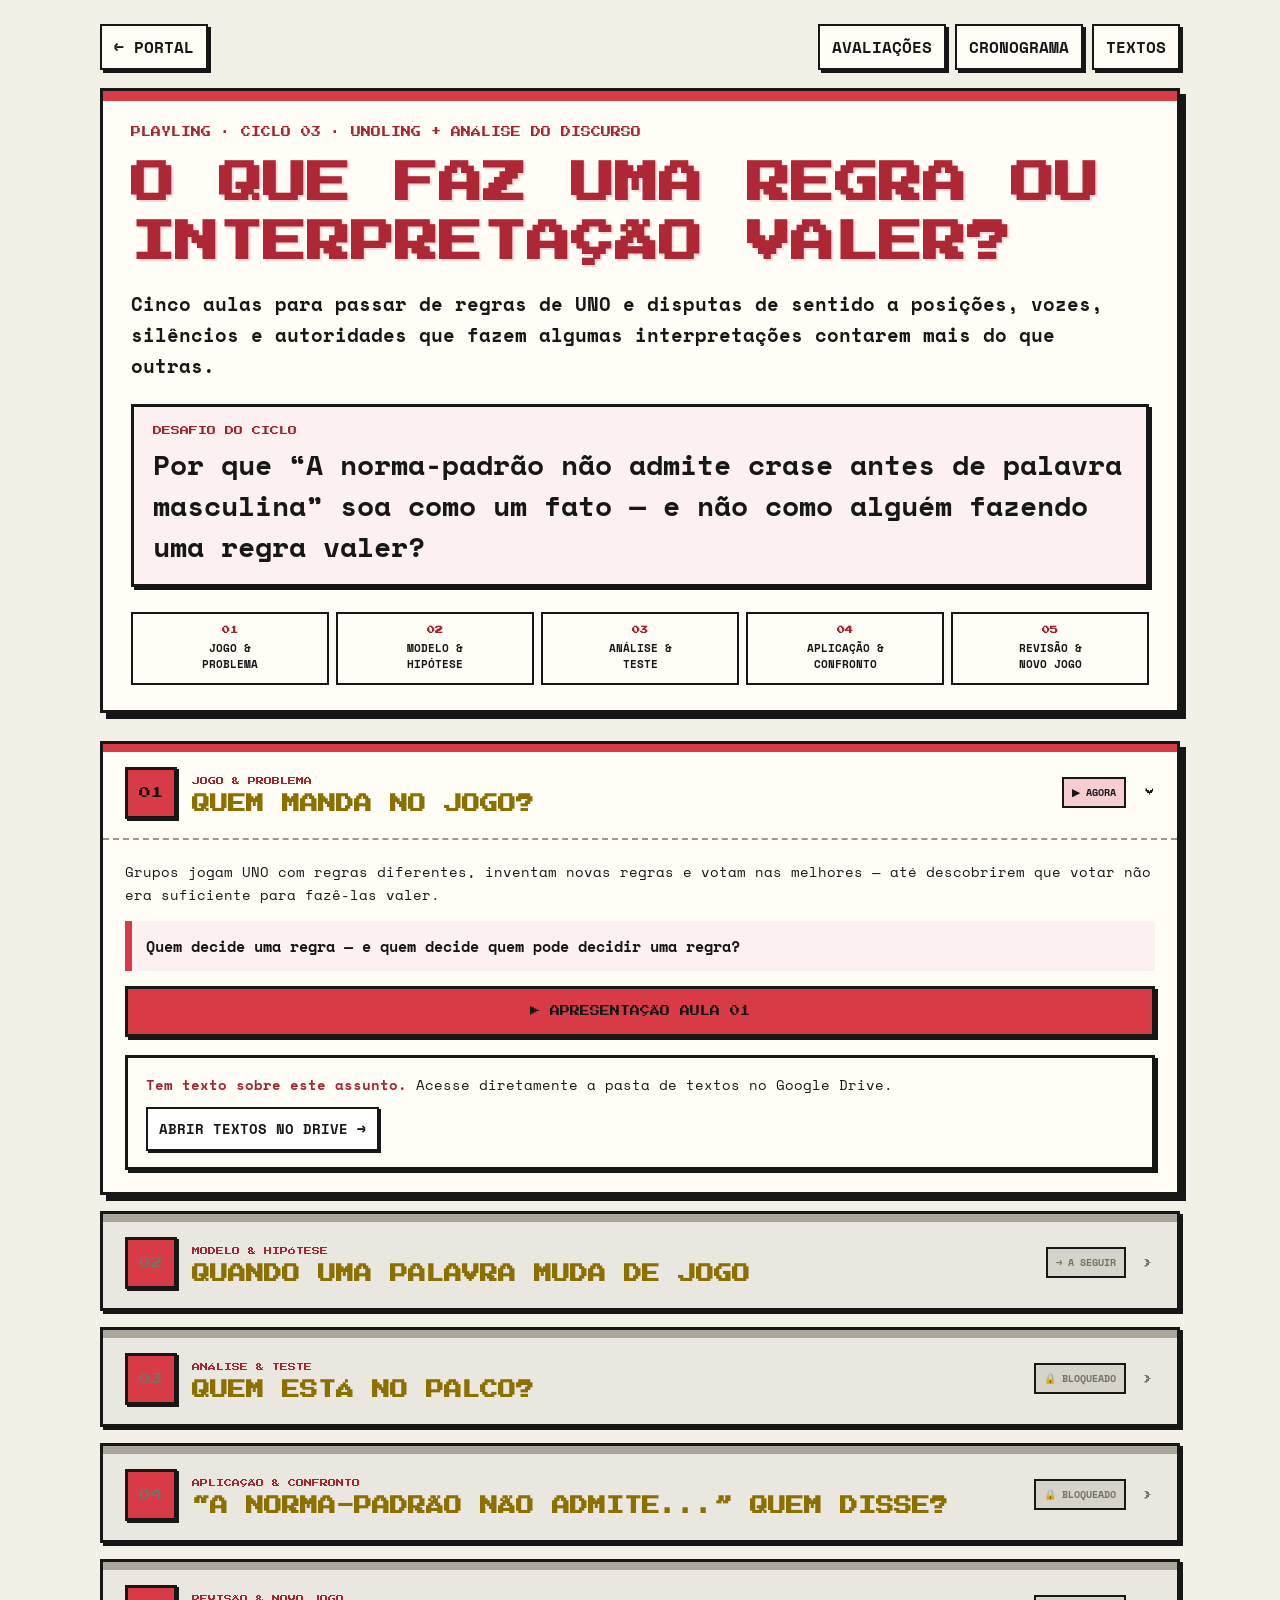
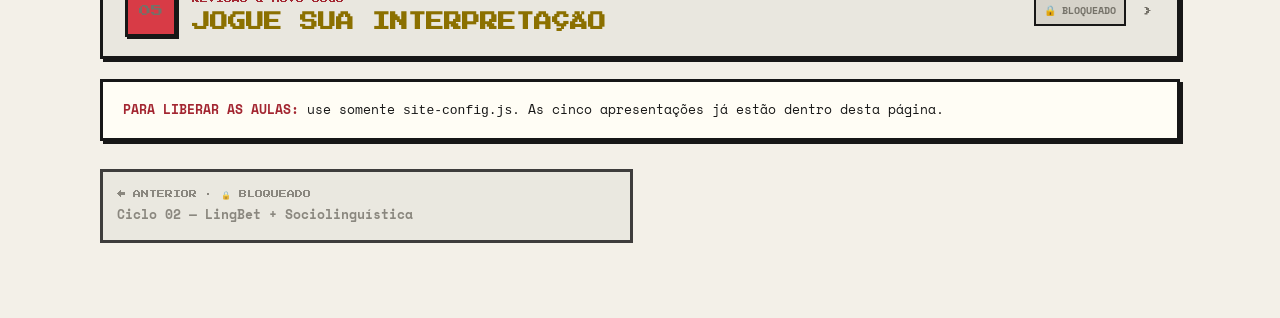
<file: ciclo-03-unoling-analise-discurso.html>
<!DOCTYPE html>

<html lang="pt-BR">
<head>
<meta charset="utf-8"/>
<meta content="width=device-width, initial-scale=1" name="viewport"/>
<meta content="#d83b46" name="theme-color"/>
<title>Ciclo 03 — UnoLing + Análise do Discurso | PlayLing</title>
<link href="https://fonts.googleapis.com" rel="preconnect"/>
<link crossorigin="" href="https://fonts.gstatic.com" rel="preconnect"/>
<link href="https://fonts.googleapis.com/css2?family=Press+Start+2P&amp;family=Space+Mono:wght@400;700&amp;display=swap" rel="stylesheet"/>
<link href="site-common.css" rel="stylesheet"/>
<style>
    :root{
      --bg:#f3f0e8;
      --paper:#fffdf5;
      --ink:#171717;
      --line:#171717;
      --yellow:#d83b46;
      --yellow-soft:#f8cdd1;
      --yellow-pale:#fdf0f1;
      --blue:#3154d8;
      --blue-pale:#eef2ff;
      --green:#25865a;
      --green-pale:#e6f4ed;
      --red:#d83b46;
      --red-pale:#fbe8ea;
      --purple:#7057b8;
      --purple-pale:#eee9ff;
      --muted:#77736a;
      --disabled:#dedbd2;
      --shadow:6px 6px 0 var(--line);
      --shadow-small:3px 3px 0 var(--line);
      --speed:.14s;
    }

    *{box-sizing:border-box}
    html{scroll-behavior:smooth}
    body{margin:0;background:var(--bg);color:var(--ink);font-family:"Space Mono",monospace}
    a{color:inherit}
    button,a{font:inherit}
    button{color:inherit}
    .wrap{width:min(1080px,92vw);margin:0 auto;padding:24px 0 76px}

    /* ---------- Landing ---------- */
    .topbar{display:flex;align-items:center;justify-content:space-between;gap:12px;margin-bottom:18px}
    .back-link,.utility-link{
      display:inline-flex;align-items:center;justify-content:center;min-height:42px;
      border:2px solid var(--line);background:var(--paper);padding:9px 12px;
      text-decoration:none;font-weight:700;box-shadow:var(--shadow-small);
      transition:transform var(--speed),box-shadow var(--speed),background var(--speed)
    }
    .back-link:hover,.back-link:focus-visible,.utility-link:hover,.utility-link:focus-visible{
      transform:translate(2px,2px);box-shadow:1px 1px 0 var(--line);background:#fff;outline:none
    }
    .mini-nav{display:flex;gap:9px;flex-wrap:wrap;justify-content:flex-end}

    .cycle-head{
      position:relative;overflow:hidden;border:3px solid var(--line);background:var(--paper);
      box-shadow:var(--shadow);padding:28px 28px 25px
    }
    .cycle-head::before{content:"";position:absolute;left:0;top:0;width:100%;height:10px;background:var(--yellow)}
    .eyebrow{
      font-family:"Press Start 2P",monospace;font-size:10px;line-height:1.7;
      color:#a32631;margin:5px 0 14px
    }
    .cycle-head h1{
      font-family:"Press Start 2P",monospace;font-size:clamp(23px,4.2vw,44px);
      line-height:1.35;margin:0;color:#ad2834;text-shadow:2px 2px 0 #f9dadd
    }
    .cycle-subtitle{margin:15px 0 0;font-size:clamp(15px,2vw,19px);line-height:1.65;font-weight:700}
    .cycle-challenge{
      margin-top:21px;border:3px solid var(--line);background:var(--yellow-pale);
      padding:17px 19px;box-shadow:var(--shadow-small)
    }
    .cycle-challenge small{
      display:block;font-family:"Press Start 2P",monospace;color:#9b2530;
      font-size:9px;line-height:1.5;margin-bottom:8px
    }
    .cycle-challenge strong{font-size:clamp(18px,2.5vw,28px);line-height:1.45}

    .cycle-road{
      margin:25px 0 0;display:grid;grid-template-columns:repeat(5,1fr);gap:7px
    }
    .road-step{
      border:2px solid var(--line);background:var(--paper);padding:10px 8px;
      text-align:center;font-size:11px;line-height:1.45;font-weight:700;min-width:0
    }
    .road-step b{
      display:block;font-family:"Press Start 2P",monospace;color:#a32631;
      font-size:8px;line-height:1.5;margin-bottom:5px
    }

    .accordion-list{display:grid;gap:16px;margin-top:28px}
    details.lesson{
      border:3px solid var(--line);background:var(--paper);box-shadow:var(--shadow-small);
      position:relative;overflow:hidden
    }
    details.lesson::before{content:"";position:absolute;left:0;top:0;width:100%;height:8px;background:var(--yellow)}
    details.lesson[open]{box-shadow:var(--shadow)}
    details.lesson[data-state="locked"],details.lesson[data-state="next"]{background:#e9e7df;color:#747168}
    details.lesson[data-state="locked"]::before,details.lesson[data-state="next"]::before{background:#aaa69b}

    summary.lesson-summary{
      list-style:none;cursor:pointer;padding:23px 22px 19px;display:grid;
      grid-template-columns:auto 1fr auto auto;gap:15px;align-items:center
    }
    summary.lesson-summary::-webkit-details-marker{display:none}
    summary.lesson-summary:focus-visible{outline:4px solid rgba(240,201,76,.45);outline-offset:-5px}
    .lesson-number{
      width:52px;height:52px;border:3px solid var(--line);display:grid;place-items:center;
      background:var(--yellow);font-family:"Press Start 2P",monospace;font-size:12px;box-shadow:2px 2px 0 var(--line)
    }
    .lesson-summary-text{min-width:0}
    .permanent-name{
      font-family:"Press Start 2P",monospace;font-size:8px;line-height:1.55;color:#a32631;margin-bottom:7px
    }
    .lesson-summary h2{
      font-family:"Press Start 2P",monospace;font-size:clamp(13px,2vw,18px);
      line-height:1.55;margin:0;color:#8b7000
    }
    .lesson-status{
      border:2px solid var(--line);padding:6px 8px;background:var(--yellow-soft);
      font-weight:700;font-size:10px;white-space:nowrap
    }
    details.lesson[data-state="open"] .lesson-status::before{content:"✓ LIBERADO"}
    details.lesson[data-state="current"] .lesson-status::before{content:"▶ AGORA"}
    details.lesson[data-state="next"] .lesson-status::before{content:"→ A SEGUIR"}
    details.lesson[data-state="locked"] .lesson-status::before{content:"🔒 BLOQUEADO"}
    details.lesson[data-state="next"] .lesson-status,
    details.lesson[data-state="locked"] .lesson-status{background:#d6d3ca}
    .summary-arrow{
      font-family:"Press Start 2P",monospace;font-size:12px;margin-left:2px
    }
    details[open] .summary-arrow{transform:rotate(90deg)}

    .lesson-body{border-top:2px dashed #9e988b;padding:20px 22px 22px}
    .lesson-intro{font-size:14px;line-height:1.65;margin:0 0 14px}
    .lesson-question{
      border-left:7px solid var(--yellow);background:var(--yellow-pale);
      padding:13px 14px;font-weight:700;margin:15px 0;font-size:15px;line-height:1.6
    }
    .present-launch{
      width:100%;border:3px solid var(--line);background:var(--yellow);color:var(--ink);
      padding:15px 16px;cursor:pointer;box-shadow:3px 3px 0 var(--line);
      font-family:"Press Start 2P",monospace;font-size:10px;line-height:1.5;
      transition:transform var(--speed),box-shadow var(--speed),filter var(--speed)
    }
    .present-launch:hover,.present-launch:focus-visible{
      transform:translate(2px,2px);box-shadow:1px 1px 0 var(--line);filter:brightness(1.03);outline:none
    }
    .text-portal-callout strong{color:#a32631}
    .locked-message{
      display:none;border-top:2px dashed #aaa69b;padding:15px 22px 19px;font-size:13px;font-weight:700
    }
    details.lesson[data-state="next"] .locked-message,
    details.lesson[data-state="locked"] .locked-message{display:block}
    details.lesson[data-state="next"] .lesson-body,
    details.lesson[data-state="locked"] .lesson-body{display:none}

    .unlock-help{
      margin-top:20px;border:3px solid var(--line);background:var(--paper);
      padding:17px 20px;box-shadow:var(--shadow-small);font-size:13px;line-height:1.65
    }
    .unlock-help strong{color:#a32631}

    /* ============================================================
       PRESENTATIONS
       ============================================================ */
    .presentations,.deck,.scene{display:none}
    body.presentation{overflow:hidden;background:var(--bg)}
    body.presentation .wrap{display:none}
    body.presentation .presentations{display:block}
    body.presentation .deck.active-deck{display:block}
    body.presentation .deck.active-deck .scene.present-active{
      display:flex;position:fixed;inset:0;z-index:100;background:var(--paper);
      padding:60px clamp(24px,5vw,72px) 108px;flex-direction:column;
      justify-content:center;align-items:flex-start;overflow:auto;animation:sceneIn .18s ease-out
    }
    body.presentation .deck.active-deck .scene.center{align-items:center;text-align:center}
    body.presentation .deck.active-deck .scene::before{
      content:"";position:fixed;left:0;top:0;width:100%;height:11px;background:var(--yellow);z-index:101
    }
    .scene-inner{width:min(1100px,100%);margin:0 auto}
    .scene.center .scene-inner{display:flex;flex-direction:column;align-items:center}
    .scene-label{
      display:inline-block;font-family:"Press Start 2P",monospace;font-size:9px;line-height:1.4;
      color:#a32631;border:2px solid #a32631;padding:6px 8px;margin-bottom:17px
    }
    .scene h3{
      font-family:"Press Start 2P",monospace;font-size:clamp(21px,2.8vw,37px);
      line-height:1.35;color:#ad2834;margin:0 0 19px;max-width:1050px
    }
    .scene h3.long-title{font-size:clamp(18px,2.2vw,31px);line-height:1.38}
    .scene h3.very-long-title{font-size:clamp(16px,1.85vw,27px);line-height:1.4}
    @media (min-width:800px) and (max-height:760px){
      .scene h3{font-size:clamp(18px,2.25vw,31px);margin-bottom:13px}
      .scene h3.long-title{font-size:clamp(16px,1.85vw,26px)}
      .scene h3.very-long-title{font-size:clamp(15px,1.65vw,23px)}
    }
    .scene p,.scene li{font-size:clamp(16px,1.8vw,23px);line-height:1.55}
    .scene p{margin:8px 0}.scene ul{margin:9px 0;padding-left:27px}.scene li{margin:7px 0}
    .small{font-size:clamp(12px,1.3vw,16px)!important;line-height:1.55!important}
    .lead{font-size:clamp(20px,2.45vw,30px)!important;font-weight:700;line-height:1.5!important}
    .huge{
      font-family:"Press Start 2P",monospace;font-size:clamp(29px,5.6vw,70px);
      line-height:1.35;color:#ad2834;text-align:center;margin:0
    }
    .huge.black{color:var(--ink)}
    .sub-question{max-width:900px;text-align:center;font-size:clamp(18px,2.2vw,27px)!important;margin-top:23px!important}

    .box,.activity-box,.question-box,.model-box,.data-box,.warning-box,.compare-box{
      width:min(1000px,100%);border:3px solid var(--line);padding:21px 24px;box-shadow:var(--shadow-small)
    }
    .activity-box{background:var(--yellow-pale)}
    .question-box{background:#fff}
    .model-box{background:var(--purple-pale)}
    .data-box{background:var(--blue-pale)}
    .warning-box{background:var(--red-pale)}
    .compare-box{background:var(--green-pale)}
    .box h4,.activity-box h4,.question-box h4,.model-box h4,.data-box h4,.warning-box h4,.compare-box h4{
      font-family:"Press Start 2P",monospace;font-size:clamp(11px,1.4vw,16px);
      line-height:1.55;margin:0 0 13px;color:#9b2530
    }

    .live-columns{display:grid;grid-template-columns:1fr 1fr;gap:18px;width:min(1050px,100%)}
    .live-column{border:3px solid var(--line);background:var(--paper);box-shadow:var(--shadow-small);min-height:290px;overflow:hidden}
    .live-column h4{
      margin:0;background:var(--yellow);color:var(--ink);padding:13px 14px;
      font-family:"Press Start 2P",monospace;font-size:clamp(10px,1.2vw,14px);line-height:1.5
    }
    .editable{min-height:230px;padding:17px;font-size:clamp(14px,1.5vw,19px);line-height:1.55;outline:none;white-space:pre-wrap}
    .editable:empty::before{content:"Clique aqui e registre as respostas da turma...";color:#969084}
    .editable:focus{background:var(--yellow-pale)}
    .live-hint{font-size:12px!important;color:var(--muted);margin-top:10px!important}

    .lego-pieces{display:flex;gap:12px;flex-wrap:wrap;justify-content:center;margin:22px 0}
    .brick{
      min-width:88px;min-height:52px;border:3px solid var(--line);display:grid;place-items:center;
      font-weight:700;box-shadow:3px 3px 0 var(--line);padding:8px 11px
    }
    .brick:nth-child(4n+1){background:var(--yellow)}
    .brick:nth-child(4n+2){background:#73bdf0}
    .brick:nth-child(4n+3){background:#ef747c}
    .brick:nth-child(4n){background:#77c58e}

    .two-options{display:grid;grid-template-columns:1fr auto 1fr;align-items:stretch;gap:18px;width:min(1000px,100%);margin-top:17px}
    .option{
      border:4px solid var(--line);background:var(--yellow-pale);min-height:180px;
      display:flex;align-items:center;justify-content:center;text-align:center;padding:23px;
      font-family:"Press Start 2P",monospace;font-size:clamp(14px,1.8vw,21px);line-height:1.55;
      box-shadow:var(--shadow-small)
    }
    .or{display:flex;align-items:center;justify-content:center;font-family:"Press Start 2P",monospace;color:#a32631;font-size:15px}

    .flow{display:flex;align-items:center;justify-content:center;flex-wrap:wrap;gap:9px;margin:23px 0 0;width:100%}
    .flow span{border:2px solid var(--line);background:var(--paper);padding:9px 12px;font-weight:700;font-size:clamp(12px,1.4vw,17px)}
    .flow b{font-size:20px;color:#a32631}

    .gridmap{
      display:grid;grid-template-columns:repeat(7,42px);grid-template-rows:repeat(6,42px);
      gap:2px;width:max-content;max-width:100%;margin:18px auto;padding:6px;border:3px solid var(--line);background:#fff
    }
    .cell{border:1px solid #c7c1b4;background:#faf8f1;position:relative}
    .marker{
      width:28px;height:28px;border:2px solid var(--line);display:grid;place-items:center;
      font-family:"Press Start 2P",monospace;font-size:8px;position:absolute;left:5px;top:5px
    }
    .marker.a{background:var(--yellow)}.marker.b{background:#73bdf0}.marker.c{background:#ef747c}

    .triptych{display:grid;grid-template-columns:repeat(3,1fr);gap:14px;width:min(1050px,100%)}
    .triptych > div{border:3px solid var(--line);padding:16px;background:var(--paper);box-shadow:var(--shadow-small)}
    .triptych strong{
      display:block;font-family:"Press Start 2P",monospace;font-size:clamp(10px,1.15vw,14px);
      line-height:1.5;color:#9b2530;margin-bottom:9px
    }

    .subject-chair{
      width:180px;height:145px;margin:18px auto;position:relative
    }
    .chair-back{position:absolute;left:30px;top:0;width:120px;height:80px;border:5px solid var(--line);background:var(--yellow-pale)}
    .chair-seat{position:absolute;left:20px;top:74px;width:140px;height:28px;border:5px solid var(--line);background:var(--yellow)}
    .chair-leg{position:absolute;top:99px;width:10px;height:46px;background:var(--line)}
    .chair-leg.l{left:35px}.chair-leg.r{right:35px}
    .chair-label{
      position:absolute;left:50%;top:26px;transform:translateX(-50%);
      font-family:"Press Start 2P",monospace;font-size:9px;line-height:1.4;text-align:center
    }

    .sentence{
      width:min(1000px,100%);border:3px solid var(--line);background:#fff;padding:17px 20px;
      box-shadow:var(--shadow-small);margin:12px 0
    }
    .sentence .source{
      font-size:clamp(20px,2.4vw,30px);font-weight:700;line-height:1.45;margin-bottom:10px
    }
    .gloss{
      display:grid;grid-template-columns:repeat(var(--cols,4),minmax(0,1fr));
      gap:6px;margin-top:8px
    }
    .gloss span{border-top:2px solid #bbb4a7;padding-top:5px;font-size:clamp(11px,1.2vw,15px);line-height:1.35}
    .natural{margin-top:11px!important;font-size:clamp(14px,1.45vw,18px)!important;font-weight:700}
    .agreement{
      display:inline-block;border:2px solid var(--line);background:var(--yellow-soft);
      padding:4px 7px;font-weight:700
    }
    .subject-tag{
      display:inline-block;border:2px solid var(--line);background:var(--blue-pale);
      padding:4px 7px;font-weight:700
    }
    .controller-tag{
      display:inline-block;border:2px solid var(--line);background:var(--green-pale);
      padding:4px 7px;font-weight:700
    }
    .agreement-flow{
      display:flex;align-items:center;justify-content:center;flex-wrap:wrap;gap:10px;
      width:min(960px,100%);margin:14px auto 4px;padding:10px 12px;
      border:2px dashed #8d887d;background:#fffdf5
    }
    .agreement-flow .flow-label{
      font-family:"Press Start 2P",monospace;font-size:8px;line-height:1.5;color:#5f5a50
    }
    .agreement-arrow{
      font-family:"Press Start 2P",monospace;font-size:18px;line-height:1;color:var(--green)
    }
    .agreement-key{
      display:flex;flex-wrap:wrap;gap:9px;align-items:center;justify-content:center;
      width:min(960px,100%);margin:10px auto 0;font-size:12px;line-height:1.45
    }
    .agreement-key span{display:inline-flex;align-items:center;gap:6px}
    .key-square{width:18px;height:18px;border:2px solid var(--line);display:inline-block}
    .key-subject{background:var(--blue-pale)}
    .key-controller{background:var(--green-pale)}
    .key-verb{background:var(--yellow-soft)}

    .matrix{border-collapse:collapse;width:min(1000px,100%);font-size:clamp(12px,1.3vw,16px)}
    .matrix th,.matrix td{border:2px solid var(--line);padding:11px 10px;text-align:left;vertical-align:top}
    .matrix th{background:var(--yellow);font-family:"Press Start 2P",monospace;font-size:clamp(8px,.95vw,11px);line-height:1.5}
    .matrix tr:nth-child(even) td{background:var(--yellow-pale)}

    .norm-grid{display:grid;grid-template-columns:1fr 1fr;gap:18px;width:min(1050px,100%)}
    .norm{border:3px solid var(--line);background:#fff;box-shadow:var(--shadow-small);overflow:hidden}
    .norm h4{margin:0;padding:13px 14px;background:var(--yellow);font-family:"Press Start 2P",monospace;font-size:clamp(10px,1.2vw,14px);line-height:1.5}
    .norm-body{padding:15px}.norm-body p{font-size:clamp(15px,1.65vw,20px);margin:8px 0}

    .concept-pieces{display:flex;flex-wrap:wrap;gap:10px;justify-content:center;width:min(1050px,100%);margin-top:20px}
    .concept{
      border:3px solid var(--line);background:var(--yellow-pale);padding:11px 13px;
      box-shadow:2px 2px 0 var(--line);font-weight:700;font-size:clamp(12px,1.35vw,16px)
    }

    /* ---------- Presentation controls ---------- */
    .presentation-ui{
      display:none;position:fixed;z-index:500;left:0;right:0;bottom:0;min-height:74px;
      border-top:3px solid var(--line);background:var(--bg);padding:10px 16px;
      align-items:center;justify-content:space-between;gap:12px
    }
    body.presentation .presentation-ui{display:flex}
    .presentation-left,.presentation-right{display:flex;align-items:center;gap:8px}
    .presentation-title{
      font-family:"Press Start 2P",monospace;font-size:8px;line-height:1.4;
      text-align:center;white-space:nowrap
    }
    .control-btn{
      min-width:43px;min-height:40px;border:2px solid var(--line);background:var(--paper);
      cursor:pointer;box-shadow:2px 2px 0 var(--line);font-weight:700;
      transition:transform var(--speed),box-shadow var(--speed)
    }
    .control-btn:hover,.control-btn:focus-visible{transform:translate(1px,1px);box-shadow:1px 1px 0 var(--line);outline:none}
    .present-count{font-weight:700;font-size:12px;white-space:nowrap}
    .progress-track{position:fixed;left:0;bottom:74px;width:100%;height:4px;background:#d9d5ca;z-index:501}
    .progress-fill{height:100%;width:0;background:var(--yellow);transition:width .12s linear}

    @keyframes sceneIn{from{opacity:0;transform:translateY(7px)}to{opacity:1;transform:translateY(0)}}
    @media(max-width:860px){
      .cycle-road{grid-template-columns:1fr}
      .topbar{align-items:flex-start;flex-direction:column}.mini-nav{justify-content:flex-start}
      summary.lesson-summary{grid-template-columns:auto 1fr}.lesson-status{grid-column:1/-1;width:max-content}
      .triptych,.norm-grid,.live-columns{grid-template-columns:1fr}
      .two-options{grid-template-columns:1fr}.or{padding:2px 0}
      .gloss{grid-template-columns:1fr!important}
    }
    @media(max-width:760px){
      .wrap{width:min(94vw,1080px);padding-top:15px}
      .cycle-head{padding:24px 18px 20px}
      body.presentation .deck.active-deck .scene.present-active{padding:50px 18px 105px}
      .presentation-title,.progress-track{display:none}
      .gridmap{grid-template-columns:repeat(7,34px);grid-template-rows:repeat(6,34px)}
      .cell{min-width:34px;min-height:34px}.marker{width:24px;height:24px;left:4px;top:4px}
    }
    @media(prefers-reduced-motion:reduce){*{scroll-behavior:auto!important;animation:none!important;transition:none!important}}
    @media print{.presentation-ui{display:none!important}}
  
    /* ---------- UnoLing-specific components ---------- */
    .uno-table{
      display:grid;grid-template-columns:repeat(4,1fr);gap:12px;width:min(1050px,100%);margin-top:15px
    }
    .uno-card{
      min-height:190px;border:4px solid var(--line);border-radius:18px;background:#fff;
      box-shadow:var(--shadow-small);padding:16px;position:relative;overflow:hidden
    }
    .uno-card::before{
      content:"";position:absolute;left:-28px;top:-28px;width:92px;height:92px;border-radius:50%;background:var(--red)
    }
    .uno-card.blue::before{background:var(--blue)}
    .uno-card.green::before{background:var(--green)}
    .uno-card.purple::before{background:var(--purple)}
    .uno-card h4{
      position:relative;font-family:"Press Start 2P",monospace;font-size:clamp(9px,1.05vw,13px);
      line-height:1.55;margin:4px 0 11px;color:#a32631
    }
    .uno-card p{position:relative;font-size:clamp(13px,1.35vw,17px);line-height:1.48;margin:7px 0;font-weight:700}
    .uno-symbol{
      position:absolute;right:11px;bottom:7px;font-family:"Press Start 2P",monospace;
      font-size:clamp(23px,3vw,38px);color:#d5d0c5
    }

    .rule-stack{display:grid;gap:11px;width:min(980px,100%);margin-top:14px}
    .rule-level{
      border:3px solid var(--line);background:#fff;padding:13px 16px;box-shadow:2px 2px 0 var(--line);font-weight:700
    }
    .rule-level strong{
      display:block;font-family:"Press Start 2P",monospace;font-size:9px;line-height:1.5;color:#a32631;margin-bottom:7px
    }
    .rule-arrow{text-align:center;font-family:"Press Start 2P",monospace;color:#a32631;font-size:16px}

    .vote-board{display:grid;grid-template-columns:repeat(3,1fr);gap:14px;width:min(1000px,100%)}
    .vote-item{border:3px solid var(--line);background:#fff;padding:15px;box-shadow:var(--shadow-small)}
    .vote-item strong{display:block;font-family:"Press Start 2P",monospace;font-size:9px;line-height:1.5;color:#a32631;margin-bottom:9px}
    .vote-space{min-height:72px;border:2px dashed #9a958a;padding:8px;outline:none;background:#fffdf8;font-weight:700}
    .vote-space:empty::before{content:"regra / votos...";color:#aaa49a}

    .verdict{
      border:5px double var(--line);background:#151515;color:#fff;padding:24px 28px;width:min(900px,100%);box-shadow:var(--shadow)
    }
    .verdict strong{
      display:block;font-family:"Press Start 2P",monospace;font-size:clamp(18px,2.8vw,32px);line-height:1.5;color:#ff9aa2;margin-bottom:12px
    }

    .formulation-list{display:grid;gap:11px;width:min(1000px,100%)}
    .formulation{
      border:3px solid var(--line);background:#fff;padding:14px 17px;box-shadow:2px 2px 0 var(--line);
      font-size:clamp(15px,1.55vw,20px);font-weight:700
    }
    .formulation.f1{border-left:12px solid #79aef2}
    .formulation.f2{border-left:12px solid #9d87df}
    .formulation.f3{border-left:12px solid #ef9c54}
    .formulation.f4{border-left:12px solid var(--red)}

    .meaning-vote{
      display:grid;grid-template-columns:repeat(3,1fr);gap:13px;width:min(1000px,100%);margin-top:16px
    }
    .meaning-choice{
      border:3px solid var(--line);padding:17px;text-align:center;box-shadow:var(--shadow-small);
      font-family:"Press Start 2P",monospace;font-size:clamp(11px,1.35vw,16px);line-height:1.55
    }
    .meaning-choice.yes{background:var(--green-pale)}
    .meaning-choice.no{background:var(--red-pale)}
    .meaning-choice.depends{background:var(--purple-pale)}

    .criteria-cloud{display:flex;flex-wrap:wrap;gap:10px;justify-content:center;width:min(1000px,100%);margin-top:16px}
    .criterion{border:3px solid var(--line);background:#fff;padding:10px 13px;box-shadow:2px 2px 0 var(--line);font-weight:700}
    .criterion:nth-child(4n+1){background:var(--red-pale)}
    .criterion:nth-child(4n+2){background:var(--blue-pale)}
    .criterion:nth-child(4n+3){background:var(--green-pale)}
    .criterion:nth-child(4n){background:var(--purple-pale)}

    .song-slot{
      width:min(1000px,100%);border:4px solid var(--line);background:#151515;color:#fff;
      padding:20px 22px;box-shadow:var(--shadow);margin-top:15px
    }
    .song-slot h4{
      font-family:"Press Start 2P",monospace;color:#ff9aa2;font-size:clamp(11px,1.35vw,16px);line-height:1.55;margin:0 0 13px
    }
    .song-slot p{font-size:clamp(14px,1.5vw,19px);margin:8px 0}
    .song-edit{border:2px dashed #8c8c8c;padding:9px;min-height:42px;outline:none;background:#232323}
    .song-edit:empty::before{content:"[INSERIR TÍTULO / INTERPRETAÇÃO]";color:#8f8f8f}

    .stage{
      width:min(1000px,100%);border:4px solid var(--line);background:#191919;color:#fff;
      padding:28px;box-shadow:var(--shadow);position:relative;overflow:hidden
    }
    .stage::before{
      content:"";position:absolute;left:50%;top:-85px;transform:translateX(-50%);
      width:320px;height:260px;border-radius:50%;background:rgba(255,239,153,.22);filter:blur(3px)
    }
    .stage-people{display:flex;justify-content:space-around;gap:20px;position:relative;z-index:2;margin-top:30px}
    .role{
      min-width:170px;border:3px solid #fff;background:#292929;padding:15px;text-align:center;font-weight:700
    }
    .role strong{display:block;font-family:"Press Start 2P",monospace;font-size:9px;line-height:1.5;color:#ff9aa2;margin-bottom:7px}

    .analysis-cards{display:grid;grid-template-columns:repeat(3,1fr);gap:14px;width:min(1050px,100%)}
    .analysis-card{
      border:4px solid var(--line);border-radius:16px;background:#fff;padding:18px;box-shadow:var(--shadow-small);min-height:225px
    }
    .analysis-card h4{
      font-family:"Press Start 2P",monospace;font-size:clamp(10px,1.25vw,15px);line-height:1.5;color:#a32631;margin:0 0 10px
    }
    .analysis-card .prompt{font-size:clamp(16px,1.75vw,22px);font-weight:700;line-height:1.45;margin:8px 0}
    .analysis-card .term{border-top:2px dashed #9f998f;margin-top:13px;padding-top:9px;font-size:12px;color:#6f6a62;font-weight:700}
    .analysis-card:nth-child(2){background:var(--blue-pale)}
    .analysis-card:nth-child(3){background:var(--green-pale)}
    .analysis-card:nth-child(4){background:var(--purple-pale)}
    .analysis-card:nth-child(5){background:#fff3df}
    .analysis-card:nth-child(6){background:var(--red-pale)}

    .card-hand{display:flex;flex-wrap:wrap;gap:11px;justify-content:center;width:min(1050px,100%);margin-top:17px}
    .mini-analysis-card{
      width:155px;min-height:115px;border:4px solid var(--line);border-radius:15px;background:#fff;
      box-shadow:3px 3px 0 var(--line);padding:12px;text-align:center;display:flex;flex-direction:column;justify-content:center
    }
    .mini-analysis-card strong{font-family:"Press Start 2P",monospace;font-size:9px;line-height:1.55;color:#a32631}
    .mini-analysis-card span{font-size:11px;line-height:1.4;margin-top:6px;font-weight:700}

    .special-cards{display:grid;grid-template-columns:repeat(4,1fr);gap:13px;width:min(1050px,100%)}
    .special{
      min-height:190px;border:4px solid var(--line);border-radius:18px;background:#151515;color:#fff;
      padding:16px;box-shadow:var(--shadow-small)
    }
    .special strong{display:block;font-family:"Press Start 2P",monospace;font-size:clamp(10px,1.2vw,14px);line-height:1.5;color:#ff9aa2;margin-bottom:10px}
    .special p{font-size:clamp(13px,1.35vw,17px);line-height:1.45;font-weight:700}

    .mcq{
      width:min(900px,100%);border:3px solid var(--line);background:#fff;padding:18px 21px;box-shadow:var(--shadow-small)
    }
    .mcq p{margin:8px 0;font-size:clamp(15px,1.55vw,19px);font-weight:700}
    .mcq .answer{border:2px solid var(--line);padding:10px 12px;margin:8px 0;background:#faf8f1}

    .rewrite-grid{display:grid;grid-template-columns:1fr 1fr;gap:14px;width:min(1050px,100%)}
    .rewrite{
      border:3px solid var(--line);background:#fff;padding:16px;box-shadow:var(--shadow-small)
    }
    .rewrite strong{
      display:block;font-family:"Press Start 2P",monospace;font-size:9px;line-height:1.5;color:#a32631;margin-bottom:9px
    }
    .rewrite p{font-size:clamp(14px,1.5vw,19px);font-weight:700;line-height:1.5}

    @media(max-width:900px){
      .uno-table,.analysis-cards{grid-template-columns:1fr 1fr}
      .vote-board,.meaning-vote,.special-cards{grid-template-columns:1fr}
      .rewrite-grid{grid-template-columns:1fr}
    }
    @media(max-width:620px){
      .uno-table,.analysis-cards{grid-template-columns:1fr}
      .stage-people{flex-direction:column}.role{min-width:0}
    }
</style>
</head>
<body>
<main class="wrap">
<div class="topbar">
<a class="back-link" href="index.html">← PORTAL</a>
<nav aria-label="Acessos rápidos" class="mini-nav">
<a class="utility-link" href="avaliacoes.html">AVALIAÇÕES</a>
<a class="utility-link" href="cronograma.html">CRONOGRAMA</a>
<a class="utility-link" href="textos.html">TEXTOS</a>
</nav>
</div>
<header class="cycle-head">
<p class="eyebrow">PLAYLING · CICLO 03 · UNOLING + ANÁLISE DO DISCURSO</p>
<h1>O QUE FAZ UMA REGRA OU INTERPRETAÇÃO VALER?</h1>
<p class="cycle-subtitle">
      Cinco aulas para passar de regras de UNO e disputas de sentido a posições, vozes,
      silêncios e autoridades que fazem algumas interpretações <strong>contarem mais do que outras</strong>.
    </p>
<div class="cycle-challenge">
<small>DESAFIO DO CICLO</small>
<strong>Por que “A norma-padrão não admite crase antes de palavra masculina” soa como um fato — e não como alguém fazendo uma regra valer?</strong>
</div>
<div aria-label="Estrutura do ciclo" class="cycle-road">
<div class="road-step"><b>01</b>JOGO &amp;<br/>PROBLEMA</div>
<div class="road-step"><b>02</b>MODELO &amp;<br/>HIPÓTESE</div>
<div class="road-step"><b>03</b>ANÁLISE &amp;<br/>TESTE</div>
<div class="road-step"><b>04</b>APLICAÇÃO &amp;<br/>CONFRONTO</div>
<div class="road-step"><b>05</b>REVISÃO &amp;<br/>NOVO JOGO</div>
</div>
</header>
<!--
    COMO LIBERAR AS AULAS DO CICLO 03
    Edite apenas site-config.js:
      "ciclo-03-aula-01": "current",
      "ciclo-03-aula-02": "next",
      "ciclo-03-aula-03": "locked",
      "ciclo-03-aula-04": "locked",
      "ciclo-03-aula-05": "locked"

    Padrão: passada=open; atual=current; próxima=next; demais=locked.
  -->
<section aria-label="Cinco aulas do Ciclo 03" class="accordion-list">
<details class="lesson" data-lesson-id="ciclo-03-aula-01">
<summary class="lesson-summary">
<span class="lesson-number">01</span>
<span class="lesson-summary-text"><span class="permanent-name">JOGO &amp; PROBLEMA</span><h2>QUEM MANDA NO JOGO?</h2></span>
<span class="lesson-status"></span><span class="summary-arrow">›</span>
</summary>
<div class="lesson-body">
<p class="lesson-intro">Grupos jogam UNO com regras diferentes, inventam novas regras e votam nas melhores — até descobrirem que votar não era suficiente para fazê-las valer.</p>
<div class="lesson-question">Quem decide uma regra — e quem decide quem pode decidir uma regra?</div>
<button class="present-launch" data-launch="1" type="button">▶ APRESENTAÇÃO AULA 01</button>
<div class="text-portal-callout"><strong>Tem texto sobre este assunto.</strong> Acesse diretamente a pasta de textos no Google Drive.<br/><a class="text-portal-link" href="https://drive.google.com/drive/folders/1tIUsTf-qjTyWiIr1S74jszs9MIUOoq1M?usp=sharing" rel="noopener noreferrer" target="_blank">ABRIR TEXTOS NO DRIVE →</a></div>
</div>
<div class="locked-message">Esta aula ainda não está liberada.</div>
</details>
<details class="lesson" data-lesson-id="ciclo-03-aula-02">
<summary class="lesson-summary">
<span class="lesson-number">02</span>
<span class="lesson-summary-text"><span class="permanent-name">MODELO &amp; HIPÓTESE</span><h2>QUANDO UMA PALAVRA MUDA DE JOGO</h2></span>
<span class="lesson-status"></span><span class="summary-arrow">›</span>
</summary>
<div class="lesson-body">
<p class="lesson-intro">Queijo sem leite, hambúrguer de soja, músicas com leituras concorrentes: significar não é apenas consultar um dicionário, mas também disputar critérios e interpretações.</p>
<div class="lesson-question">Se mais de um sentido é possível, por que nem toda interpretação consegue valer?</div>
<button class="present-launch" data-launch="2" type="button">▶ APRESENTAÇÃO AULA 02</button>
<div class="text-portal-callout"><strong>Tem texto sobre este assunto.</strong> Acesse diretamente a pasta de textos no Google Drive.<br/><a class="text-portal-link" href="https://drive.google.com/drive/folders/1tIUsTf-qjTyWiIr1S74jszs9MIUOoq1M?usp=sharing" rel="noopener noreferrer" target="_blank">ABRIR TEXTOS NO DRIVE →</a></div>
</div>
<div class="locked-message">A próxima aula já está no mapa, mas ainda não pode ser aberta.</div>
</details>
<details class="lesson" data-lesson-id="ciclo-03-aula-03">
<summary class="lesson-summary">
<span class="lesson-number">03</span>
<span class="lesson-summary-text"><span class="permanent-name">ANÁLISE &amp; TESTE</span><h2>QUEM ESTÁ NO PALCO?</h2></span>
<span class="lesson-status"></span><span class="summary-arrow">›</span>
</summary>
<div class="lesson-body">
<p class="lesson-intro">A sala vira palco. Posições, vozes, foco, bastidores e autoridade viram cartas que os estudantes podem jogar sobre situações discursivas.</p>
<div class="lesson-question">Ter voz é a mesma coisa que ter poder para fazer uma decisão ou interpretação contar?</div>
<button class="present-launch" data-launch="3" type="button">▶ APRESENTAÇÃO AULA 03</button>
<div class="text-portal-callout"><strong>Tem texto sobre este assunto.</strong> Acesse diretamente a pasta de textos no Google Drive.<br/><a class="text-portal-link" href="https://drive.google.com/drive/folders/1tIUsTf-qjTyWiIr1S74jszs9MIUOoq1M?usp=sharing" rel="noopener noreferrer" target="_blank">ABRIR TEXTOS NO DRIVE →</a></div>
</div>
<div class="locked-message">Esta aula ainda está bloqueada.</div>
</details>
<details class="lesson" data-lesson-id="ciclo-03-aula-04">
<summary class="lesson-summary">
<span class="lesson-number">04</span>
<span class="lesson-summary-text"><span class="permanent-name">APLICAÇÃO &amp; CONFRONTO</span><h2>“A NORMA-PADRÃO NÃO ADMITE...” QUEM DISSE?</h2></span>
<span class="lesson-status"></span><span class="summary-arrow">›</span>
</summary>
<div class="lesson-body">
<p class="lesson-intro">Voltamos ao desafio e jogamos as seis cartas sobre a frase: quem fala, de que posição, com quais vozes, apagamentos e consequências?</p>
<div class="lesson-question">Como uma prescrição histórica e institucional pode ganhar a aparência de uma propriedade natural da língua?</div>
<button class="present-launch" data-launch="4" type="button">▶ APRESENTAÇÃO AULA 04</button>
<div class="text-portal-callout"><strong>Tem texto sobre este assunto.</strong> Acesse diretamente a pasta de textos no Google Drive.<br/><a class="text-portal-link" href="https://drive.google.com/drive/folders/1tIUsTf-qjTyWiIr1S74jszs9MIUOoq1M?usp=sharing" rel="noopener noreferrer" target="_blank">ABRIR TEXTOS NO DRIVE →</a></div>
</div>
<div class="locked-message">Esta aula ainda está bloqueada.</div>
</details>
<details class="lesson" data-lesson-id="ciclo-03-aula-05">
<summary class="lesson-summary">
<span class="lesson-number">05</span>
<span class="lesson-summary-text"><span class="permanent-name">REVISÃO &amp; NOVO JOGO</span><h2>JOGUE SUA INTERPRETAÇÃO</h2></span>
<span class="lesson-status"></span><span class="summary-arrow">›</span>
</summary>
<div class="lesson-body">
<p class="lesson-intro">Texto, perguntas, reconstrução do ciclo e uma mão de cartas UnoLing para analisar novas frases, regras, avaliações e interpretações.</p>
<div class="lesson-question">O que muda quando uma interpretação precisa mostrar a cena, a posição, as vozes e a autoridade que a sustentam?</div>
<button class="present-launch" data-launch="5" type="button">▶ APRESENTAÇÃO AULA 05</button>
<div class="text-portal-callout"><strong>Tem texto sobre este assunto.</strong> Acesse diretamente a pasta de textos no Google Drive.<br/><a class="text-portal-link" href="https://drive.google.com/drive/folders/1tIUsTf-qjTyWiIr1S74jszs9MIUOoq1M?usp=sharing" rel="noopener noreferrer" target="_blank">ABRIR TEXTOS NO DRIVE →</a></div>
</div>
<div class="locked-message">Esta aula ainda está bloqueada.</div>
</details>
</section>
<div class="unlock-help"><strong>PARA LIBERAR AS AULAS:</strong> use somente <code>site-config.js</code>. As cinco apresentações já estão dentro desta página.</div>
<nav aria-label="Navegação entre partes do curso" class="course-sequence-nav" data-course-nav="" data-current="ciclo-03"></nav>
</main>
<div aria-hidden="true" class="presentations">
<!-- ==================== AULA 01 ==================== -->
<article class="deck" data-deck="1" data-deck-title="Aula 01 · Quem manda no jogo?">
<section class="scene center"><div class="scene-inner"><span class="scene-label">CENA 01</span><p class="huge black">UNO.</p><p class="sub-question">Mesmas cartas. Mesmas regras?</p></div></section>
<section class="scene"><div class="scene-inner"><span class="scene-label">CENA 02</span><h3>JOGUEM — MAS CADA MESA RECEBE OUTRAS REGRAS</h3><div class="activity-box"><h4>ATIVIDADE</h4><p>Formem grupos. Cada grupo recebe um baralho e um pequeno conjunto secreto de regras extras. Joguem sem mostrar as regras às outras mesas.</p></div><div class="uno-table"><div class="uno-card"><h4>REGRA EXTRA</h4><p>7 → ninguém pode falar até outra pessoa jogar.</p><span class="uno-symbol">7</span></div><div class="uno-card blue"><h4>REGRA EXTRA</h4><p>0 → troque sua mão com quem está à esquerda.</p><span class="uno-symbol">0</span></div><div class="uno-card green"><h4>REGRA EXTRA</h4><p>9 → todo mundo tenta tocar o descarte.</p><span class="uno-symbol">9</span></div><div class="uno-card purple"><h4>OUTRA</h4><p>[INSERIR REGRA EXTRA]</p><span class="uno-symbol">?</span></div></div></div></section>
<section class="scene"><div class="scene-inner"><span class="scene-label">CENA 03</span><h3>AGORA INVENTEM UMA REGRA</h3><div class="live-columns"><div class="live-column"><h4>NOVA REGRA</h4><div class="editable" contenteditable="true"></div></div><div class="live-column"><h4>O QUE ELA MUDA NO JOGO?</h4><div class="editable" contenteditable="true"></div></div></div><p class="live-hint">Cada grupo apresenta sua regra no final da rodada.</p></div></section>
<section class="scene"><div class="scene-inner"><span class="scene-label">CENA 04</span><h3>ESCOLHAM AS MELHORES PARA O TORNEIO</h3><div class="vote-board"><div class="vote-item"><strong>REGRA 1</strong><div class="vote-space" contenteditable="true"></div></div><div class="vote-item"><strong>REGRA 2</strong><div class="vote-space" contenteditable="true"></div></div><div class="vote-item"><strong>REGRA 3</strong><div class="vote-space" contenteditable="true"></div></div></div><p class="sub-question">Votação concluída. Então essas regras agora valem?</p></div></section>
<section class="scene center"><div class="scene-inner"><span class="scene-label">CENA 05</span><div class="verdict"><strong>REGRAS NÃO HOMOLOGADAS.</strong><p>O torneio seguirá somente as regras reconhecidas pela organização.</p><p><strong style="font-family:Space Mono;color:#fff;font-size:inherit">TORNEIO CANCELADO ATÉ NOVA DEFINIÇÃO.</strong></p></div></div></section>
<section class="scene center"><div class="scene-inner"><span class="scene-label">CENA 06</span><p class="huge">ENTÃO POR QUE A GENTE VOTOU?</p><p class="sub-question">A maioria tinha poder para criar uma regra — ou apenas imaginamos que tinha?</p></div></section>
<section class="scene"><div class="scene-inner"><span class="scene-label">CENA 07</span><h3>HÁ REGRAS SOBRE AS REGRAS</h3><div class="rule-stack"><div class="rule-level"><strong>NÍVEL 1</strong>Regra do jogo: o que posso fazer com uma carta?</div><div class="rule-arrow">↓</div><div class="rule-level"><strong>NÍVEL 2</strong>Regra de mudança: como uma nova regra passa a valer?</div><div class="rule-arrow">↓</div><div class="rule-level"><strong>NÍVEL 3</strong>Autoridade: quem tem poder para reconhecer essa mudança?</div><div class="rule-arrow">↓</div><div class="rule-level"><strong>NÍVEL 4</strong>Instituição: em que espaço essa autoridade é reconhecida?</div></div></div></section>
<section class="scene"><div class="scene-inner"><span class="scene-label">CENA 08</span><h3>O FAMOSO +4</h3><div class="two-options"><div class="option">CONTA OFICIAL:<br/><br/>“Não pode colocar +4 sobre +4.”</div><div class="or">×</div><div class="option">JOGADOR:<br/><br/>“Então vocês não sabem jogar UNO.”</div></div><p class="sub-question">Quem está “certo”: fabricante, jogadores, tradição local ou organizador do torneio?</p></div></section>
<section class="scene"><div class="scene-inner"><span class="scene-label">CENA 09</span><h3>A MESMA PROIBIÇÃO PODE SOAR MUITO DIFERENTE</h3><div class="formulation-list"><div class="formulation f1">Aqui a gente não empilha +4.</div><div class="formulation f2">Não pode empilhar +4.</div><div class="formulation f3">É proibido empilhar +4.</div><div class="formulation f4">As regras do UNO não permitem empilhar +4.</div></div><p class="sub-question">Onde foi parar quem está dizendo isso?</p></div></section>
<section class="scene center"><div class="scene-inner"><span class="scene-label">CENA 10</span><p class="small">GUARDE ESTA FRASE. VOLTAREMOS A ELA.</p><p class="huge black">“A NORMA-PADRÃO NÃO ADMITE CRASE ANTES DE PALAVRA MASCULINA.”</p></div></section>
<section class="scene"><div class="scene-inner"><span class="scene-label">CENA 11</span><h3>PERGUNTAS PARA LEVAR</h3><ul><li>Quem faz uma regra valer?</li><li>Uma regra precisa mostrar seu autor?</li><li>Por que algumas regras parecem simplesmente “existir”?</li><li>Quem pode contestá-las?</li><li>Quem pode mudá-las?</li></ul></div></section>
</article>
<!-- ==================== AULA 02 ==================== -->
<article class="deck" data-deck="2" data-deck-title="Aula 02 · Quando uma palavra muda de jogo">
<section class="scene center"><div class="scene-inner"><span class="scene-label">CENA 01</span><p class="huge black">QUEM DECIDE O QUE UMA PALAVRA PODE QUERER DIZER?</p></div></section>
<section class="scene"><div class="scene-inner"><span class="scene-label">CENA 02</span><h3>É OU NÃO É?</h3><div class="triptych"><div><strong>QUEIJO SEM LEITE</strong><p>É queijo?</p></div><div><strong>HAMBÚRGUER DE SOJA</strong><p>É hambúrguer?</p></div><div><strong>LEITE DE AVEIA</strong><p>É leite?</p></div></div><div class="meaning-vote"><div class="meaning-choice yes">É</div><div class="meaning-choice no">NÃO É</div><div class="meaning-choice depends">DEPENDE</div></div></div></section>
<section class="scene"><div class="scene-inner"><span class="scene-label">CENA 03</span><h3>O QUE VOCÊ USOU PARA DECIDIR?</h3><div class="criteria-cloud"><span class="criterion">ingredientes</span><span class="criterion">forma</span><span class="criterion">função</span><span class="criterion">modo de uso</span><span class="criterion">origem histórica</span><span class="criterion">semelhança</span><span class="criterion">lei</span><span class="criterion">mercado</span><span class="criterion">uso cotidiano</span><span class="criterion">dicionário</span></div><p class="lead">Definir também é escolher quais critérios contam mais.</p></div></section>
<section class="scene"><div class="scene-inner"><span class="scene-label">CENA 04</span><h3>E QUEM PODE PRIVILEGIAR UM CRITÉRIO?</h3><div class="live-columns"><div class="live-column"><h4>QUEM PODE DEFINIR?</h4><div class="editable" contenteditable="true"></div></div><div class="live-column"><h4>EM QUE SITUAÇÃO ESSA DEFINIÇÃO VALE?</h4><div class="editable" contenteditable="true"></div></div></div><p class="small">Dicionário? Lei? indústria? consumidores? tradição? ciência? escola?</p></div></section>
<section class="scene center"><div class="scene-inner"><span class="scene-label">CENA 05</span><p class="huge">SIGNIFICADO TAMBÉM PODE SER DISPUTA.</p><p class="sub-question">E nem toda disputa acontece em torno de uma definição de dicionário.</p></div></section>
<section class="scene"><div class="scene-inner"><span class="scene-label">CENA 06</span><h3>MÚSICA 1: DUAS LEITURAS</h3><div class="song-slot"><h4>TÍTULO</h4><div class="song-edit" contenteditable="true"></div><p><strong>LEITURA A:</strong></p><div class="song-edit" contenteditable="true"></div><p><strong>LEITURA B:</strong></p><div class="song-edit" contenteditable="true"></div></div><p class="sub-question">Que elementos da canção sustentam cada leitura?</p></div></section>
<section class="scene"><div class="scene-inner"><span class="scene-label">CENA 07</span><h3>MÚSICA 2: UMA LEITURA QUE APARECE DEPOIS</h3><div class="song-slot"><h4>TÍTULO</h4><div class="song-edit" contenteditable="true"></div><p><strong>INTERPRETAÇÃO MAIS ANTIGA / RECORRENTE:</strong></p><div class="song-edit" contenteditable="true"></div><p><strong>INTERPRETAÇÃO POSTERIOR / ALTERNATIVA:</strong></p><div class="song-edit" contenteditable="true"></div></div><p class="sub-question">Uma interpretação pode ser legítima mesmo que não tenha sido prevista quando a música foi criada?</p></div></section>
<section class="scene center"><div class="scene-inner"><span class="scene-label">CENA 08</span><h3>O AUTOR MANDA NO SENTIDO?</h3><div class="two-options"><div class="option">“SE O AUTOR DISSE, ACABOU.”</div><div class="or">?</div><div class="option">“DEPOIS DE PUBLICADA, VALE QUALQUER COISA.”</div></div><p class="sub-question">Talvez nenhuma das duas respostas seja suficiente.</p></div></section>
<section class="scene"><div class="scene-inner"><span class="scene-label">CENA 09</span><h3>MÚLTIPLAS INTERPRETAÇÕES ≠ QUALQUER INTERPRETAÇÃO</h3><div class="model-box"><h4>UMA LEITURA PRECISA CONSEGUIR SE SUSTENTAR</h4><p>Palavras, contexto histórico, gênero, relações com outros textos, circulação de interpretações, convenções de leitura, informações sobre produção...</p></div><p class="lead">Uma interpretação pode ser imaginável e ainda assim não conseguir “contar”.</p></div></section>
<section class="scene"><div class="scene-inner"><span class="scene-label">CENA 10</span><h3>“NO MEIO DO CAMINHO TINHA UMA PEDRA.”</h3><div class="context-grid"><div class="context-card"><h4>INTERPRETAÇÃO</h4><p>“A pedra pode funcionar como obstáculo.”</p><p>“É literalmente uma pedra.”</p></div><div class="context-card"><h4>AVALIAÇÃO</h4><p>“Achei o poema chato.”</p><p>“É um poema ruim.”</p></div></div><p class="sub-question">Interpretar e avaliar são o mesmo tipo de afirmação? O que cada uma precisa justificar?</p></div></section>
<section class="scene"><div class="scene-inner"><span class="scene-label">CENA 11</span><h3>POR QUE UMA LEITURA CONSEGUE VALER?</h3><div class="live-columns"><div class="live-column"><h4>PRECISA DE...</h4><div class="editable" contenteditable="true"></div></div><div class="live-column"><h4>PODE SER RECUSADA POR...</h4><div class="editable" contenteditable="true"></div></div></div></div></section>
<section class="scene center"><div class="scene-inner"><span class="scene-label">CENA 12</span><p class="huge">PARA ENTENDER ISSO, PRECISAMOS OLHAR PARA A CENA.</p><p class="sub-question">Quem fala? De onde? Com quais vozes? Quem pode encerrar a disputa?</p></div></section>
</article>
<!-- ==================== AULA 03 ==================== -->
<article class="deck" data-deck="3" data-deck-title="Aula 03 · Quem está no palco?">
<section class="scene center"><div class="scene-inner"><span class="scene-label">CENA 01</span><p class="huge black">“TEREMOS DUAS PROVAS NESTE SEMESTRE.”</p><p class="sub-question">Uma frase calma. Há alguma assimetria aqui?</p></div></section>
<section class="scene"><div class="scene-inner"><span class="scene-label">CENA 02</span><h3>OS ESTUDANTES PODEM RESPONDER?</h3><div class="two-options"><div class="option">SIM:<br/><br/>“Não queremos duas provas.”</div><div class="or">≠</div><div class="option">MAS PODEM DECIDIR:<br/><br/>“Então não haverá provas”?</div></div><p class="lead">Ter voz não é necessariamente ter o mesmo poder para fazer a decisão contar.</p></div></section>
<section class="scene center"><div class="scene-inner"><span class="scene-label">CENA 03</span><h3>DO JOGO PARA O PALCO</h3><div class="stage"><div class="stage-people"><div class="role"><strong>PROFESSOR</strong>“Teremos duas provas.”</div><div class="role"><strong>ESTUDANTES</strong>“Podemos discutir?”</div><div class="role"><strong>INSTITUIÇÃO</strong>[nem sempre aparece em cena]</div></div></div><p class="sub-question">A mesma fala muda de força conforme a posição de quem fala.</p></div></section>
<section class="scene"><div class="scene-inner"><span class="scene-label">CENA 04</span><h3>VAMOS TRANSFORMAR A CENA EM CARTAS</h3><div class="analysis-cards"><div class="analysis-card"><h4>🎴 CENA</h4><p class="prompt">Onde isso acontece?</p><p class="term">Mapa teórico: condições de produção.</p></div><div class="analysis-card"><h4>🎴 PAPEL</h4><p class="prompt">Quem pode falar de qual posição?</p><p class="term">Mapa teórico: posição-sujeito.</p></div><div class="analysis-card"><h4>🎴 VOZ</h4><p class="prompt">Que outras vozes falam junto?</p><p class="term">Mapa teórico: memória discursiva / interdiscurso.</p></div><div class="analysis-card"><h4>🎴 FOCO</h4><p class="prompt">O que ganha o holofote?</p><p class="term">Metáfora de trabalho: o que aparece como central / natural.</p></div><div class="analysis-card"><h4>🎴 BASTIDORES</h4><p class="prompt">O que ficou fora da cena?</p><p class="term">Mapa teórico: silêncio, apagamentos, alternativas excluídas.</p></div><div class="analysis-card"><h4>🎴 DEUS EX MACHINA</h4><p class="prompt">Quem ou o que encerra a disputa?</p><p class="term">Metáfora de trabalho: autoridade / poder institucional.</p></div></div><p class="small">As cartas são perguntas de análise, não equivalências perfeitas entre metáfora e conceitos de todas as vertentes da Análise do Discurso.</p></div></section>
<section class="scene"><div class="scene-inner"><span class="scene-label">CENA 05</span><h3>JOGUE: CENA</h3><div class="analysis-card"><h4>🎴 CENA</h4><p class="prompt">Onde “Teremos duas provas” está acontecendo?</p><p>Sala? universidade? disciplina obrigatória? primeiro dia? após negociação?</p></div><div class="live-column" style="width:100%;margin-top:16px"><h4>O QUE MUDA COM A CENA?</h4><div class="editable" contenteditable="true" style="min-height:110px"></div></div></div></section>
<section class="scene"><div class="scene-inner"><span class="scene-label">CENA 06</span><h3>JOGUE: PAPEL</h3><div class="analysis-card"><h4>🎴 PAPEL</h4><p class="prompt">O que alguém pode fazer da posição “professor” que não pode fazer da posição “estudante”?</p></div><p class="lead">A questão não é apenas quem Ricardo é; é o que a posição institucional permite fazer.</p></div></section>
<section class="scene"><div class="scene-inner"><span class="scene-label">CENA 07</span><h3>JOGUE: VOZ</h3><div class="analysis-card"><h4>🎴 VOZ</h4><p class="prompt">Quem fala junto quando alguém diz “Precisamos ter duas provas”?</p></div><div class="card-hand"><div class="mini-analysis-card"><strong>REGULAMENTO</strong><span>“é preciso avaliar”</span></div><div class="mini-analysis-card"><strong>TRADIÇÃO</strong><span>“sempre foi assim”</span></div><div class="mini-analysis-card"><strong>EXPERIÊNCIA</strong><span>“funcionou antes”</span></div><div class="mini-analysis-card"><strong>DEPARTAMENTO</strong><span>expectativas institucionais</span></div></div></div></section>
<section class="scene"><div class="scene-inner"><span class="scene-label">CENA 08</span><h3>JOGUE: FOCO E BASTIDORES</h3><div class="two-options"><div class="option">FOCO<br/><br/>“duas provas são necessárias”</div><div class="or">↔</div><div class="option">BASTIDORES<br/><br/>quem decidiu? quais alternativas? por que duas? o que conta como avaliação?</div></div><p class="lead">O que não aparece explicitamente ainda pode ser importante para a cena.</p></div></section>
<section class="scene"><div class="scene-inner"><span class="scene-label">CENA 09</span><h3>JOGUE: DEUS EX MACHINA</h3><div class="analysis-card"><h4>🎴 DEUS EX MACHINA</h4><p class="prompt">O que pode aparecer para encerrar a discussão?</p></div><div class="formulation-list"><div class="formulation f1">“O cronograma já está pronto.”</div><div class="formulation f2">“A universidade exige avaliação.”</div><div class="formulation f3">“Sempre funcionou assim.”</div><div class="formulation f4">“O professor tem experiência.”</div></div><p class="small">Não significa que essas razões sejam falsas. A pergunta é que função elas desempenham na disputa.</p></div></section>
<section class="scene center"><div class="scene-inner"><span class="scene-label">CENA 10</span><p class="huge">DA NÃO É “ACHAR OUTRO SENTIDO”.</p><p class="sub-question">É investigar as condições, posições, vozes, apagamentos e relações de força que tornam certos sentidos possíveis e eficazes.</p></div></section>
<section class="scene"><div class="scene-inner"><span class="scene-label">CENA 11</span><h3>TESTE 2: MÚLTIPLA ESCOLHA</h3><div class="mcq"><p><strong>QUAL É A INTERPRETAÇÃO CORRETA?</strong></p><div class="answer">A) ______</div><div class="answer">B) ______</div><div class="answer">C) ______</div><div class="answer">D) ______</div></div><p class="lead">A coerção pode começar antes da resposta: alguém já decidiu que o espaço legítimo de resposta vai de A a D.</p></div></section>
<section class="scene"><div class="scene-inner"><span class="scene-label">CENA 12</span><h3>JOGUE AS CARTAS NA PROVA</h3><div class="card-hand"><div class="mini-analysis-card"><strong>CENA</strong><span>prova</span></div><div class="mini-analysis-card"><strong>PAPEL</strong><span>examinador / candidato</span></div><div class="mini-analysis-card"><strong>FOCO</strong><span>uma resposta correta</span></div><div class="mini-analysis-card"><strong>BASTIDORES</strong><span>respostas não listadas</span></div><div class="mini-analysis-card"><strong>DEUS EX</strong><span>gabarito</span></div></div><p class="sub-question">O que muda quando tratamos a prova como uma cena discursiva?</p></div></section>
<section class="scene center"><div class="scene-inner"><span class="scene-label">CENA 13</span><p class="huge">AGORA TEMOS UMA MÃO DE CARTAS.</p><p class="sub-question">Hora de jogar sobre “A norma-padrão não admite...”</p></div></section>
</article>
<!-- ==================== AULA 04 ==================== -->
<article class="deck" data-deck="4" data-deck-title="Aula 04 · “A norma-padrão não admite...” Quem disse?">
<section class="scene center"><div class="scene-inner"><span class="scene-label">CENA 01</span><p class="small">DE VOLTA AO DESAFIO</p><p class="huge black">“A NORMA-PADRÃO NÃO ADMITE CRASE ANTES DE PALAVRA MASCULINA.”</p></div></section>
<section class="scene"><div class="scene-inner"><span class="scene-label">CENA 02</span><h3>A REGRA PODE SER FORMULADA DE MUITOS JEITOS</h3><div class="formulation-list"><div class="formulation f1">Eu não uso crase antes de palavra masculina.</div><div class="formulation f1">Meu professor diz que não se usa crase antes de palavra masculina.</div><div class="formulation f2">Gramáticas normativas recomendam que não se use crase antes de palavra masculina.</div><div class="formulation f2">Não se usa crase antes de palavra masculina.</div><div class="formulation f3">É proibido usar crase antes de palavra masculina.</div><div class="formulation f4">A norma-padrão não admite crase antes de palavra masculina.</div></div><p class="sub-question">Qual soa mais como opinião? regra? fato?</p></div></section>
<section class="scene"><div class="scene-inner"><span class="scene-label">CENA 03</span><h3>LEMBRA DO UNO?</h3><div class="two-options"><div class="option">“Aqui a gente não empilha +4.”</div><div class="or">→</div><div class="option">“As regras do UNO não permitem empilhar +4.”</div></div><p class="sub-question">Quanto mais a formulação apaga o enunciador local, mais a própria regra parece virar agente?</p></div></section>
<section class="scene"><div class="scene-inner"><span class="scene-label">CENA 04</span><h3>TRÊS PERGUNTAS DIFERENTES</h3><div class="triptych"><div><strong>SINTAXE</strong><p>Qual é o sujeito gramatical?</p><p><strong>A norma-padrão.</strong></p></div><div><strong>SEMÂNTICA</strong><p>Uma “norma” literalmente admite ou recusa alguma coisa?</p></div><div><strong>DISCURSO</strong><p>Que posições e vozes fazem essa formulação funcionar como regra?</p></div></div><p class="small">“Sujeito discursivo” não significa descobrir uma pessoa secreta escondida atrás da frase.</p></div></section>
<section class="scene"><div class="scene-inner"><span class="scene-label">CENA 05</span><h3>🎴 CENA</h3><div class="analysis-card"><h4>ONDE ESSA FRASE CIRCULA?</h4><p class="prompt">Aula? gramática? manual de estilo? concurso? correção de texto?</p></div><p class="lead">A mesma formulação ganha forças diferentes em cenas diferentes.</p></div></section>
<section class="scene"><div class="scene-inner"><span class="scene-label">CENA 06</span><h3>🎴 PAPEL</h3><div class="card-hand"><div class="mini-analysis-card"><strong>PROFESSOR</strong><span>ensina / corrige</span></div><div class="mini-analysis-card"><strong>ALUNO</strong><span>responde / é avaliado</span></div><div class="mini-analysis-card"><strong>GRAMÁTICO</strong><span>formula / sistematiza</span></div><div class="mini-analysis-card"><strong>BANCA</strong><span>aceita / penaliza</span></div><div class="mini-analysis-card"><strong>EDITOR</strong><span>altera / normaliza</span></div></div><p class="sub-question">Essas posições têm o mesmo poder para fazer uma regra valer?</p></div></section>
<section class="scene"><div class="scene-inner"><span class="scene-label">CENA 07</span><h3>🎴 VOZ</h3><div class="analysis-card"><h4>QUE VOZES PODEM ECOAR EM “A NORMA-PADRÃO NÃO ADMITE...”?</h4><p class="prompt">Gramáticas normativas · escola · provas · manuais · correção editorial · tradições anteriores.</p></div><p class="lead">A frase pode repetir vozes institucionais sem precisar nomeá-las uma por uma.</p></div></section>
<section class="scene"><div class="scene-inner"><span class="scene-label">CENA 08</span><h3>🎴 FOCO</h3><div class="two-options"><div class="option">HOLOFOTE<br/><br/>A PROIBIÇÃO</div><div class="or">vs.</div><div class="option">PERGUNTAS FORA DO FOCO<br/><br/>quem estabeleceu? quando? por quê? poderia mudar?</div></div><p class="lead">A regra aparece como propriedade da própria norma.</p></div></section>
<section class="scene"><div class="scene-inner"><span class="scene-label">CENA 09</span><h3>🎴 BASTIDORES</h3><div class="live-columns"><div class="live-column"><h4>O QUE A FRASE MOSTRA?</h4><div class="editable" contenteditable="true"></div></div><div class="live-column"><h4>O QUE ELA NÃO PRECISA MOSTRAR?</h4><div class="editable" contenteditable="true"></div></div></div><p class="small">História da prescrição? usos concorrentes? autores? instituições? possibilidade de mudança?</p></div></section>
<section class="scene"><div class="scene-inner"><span class="scene-label">CENA 10</span><h3>🎴 DEUS EX MACHINA</h3><div class="analysis-card"><h4>POR QUE A REGRA PODE TER CONSEQUÊNCIAS?</h4><p class="prompt">Porque em algumas cenas alguém pode marcar errado, retirar ponto, corrigir um texto, exigir uma convenção, selecionar uma resposta.</p></div><p class="lead">Autoridade discursiva também pode produzir efeitos materiais.</p></div></section>
<section class="scene"><div class="scene-inner"><span class="scene-label">CENA 11</span><h3>REESCREVA E OBSERVE O QUE MUDA</h3><div class="rewrite-grid"><div class="rewrite"><strong>VERSÃO 1</strong><p>A norma-padrão não admite crase antes de palavra masculina.</p></div><div class="rewrite"><strong>VERSÃO 2</strong><p>Gramáticas normativas prescrevem que não se use crase antes de palavra masculina.</p></div><div class="rewrite"><strong>VERSÃO 3</strong><p>Determinadas tradições normativas convencionaram não recomendar esse uso.</p></div><div class="rewrite"><strong>VERSÃO 4 · TURMA</strong><div class="editable" contenteditable="true" style="min-height:95px"></div></div></div><p class="sub-question">A regra mudou? E a distribuição de agência, história e autoridade?</p></div></section>
<section class="scene center"><div class="scene-inner"><span class="scene-label">CENA 12</span><h3>ENTÃO POR QUE SOA COMO FATO?</h3><div class="model-box"><h4>UMA LEITURA POSSÍVEL</h4><p class="lead">Porque a formulação põe a própria norma como agente, reduz a presença de quem prescreve, recupera vozes institucionais já conhecidas e circula em cenas nas quais essa posição pode produzir consequências.</p></div></div></section>
<section class="scene center"><div class="scene-inner"><span class="scene-label">CENA 13</span><p class="huge">A REGRA NÃO “VENCE” SÓ POR SER VERDADEIRA.</p><p class="sub-question">Precisamos investigar como ela é formulada, por quem pode ser sustentada, onde circula e o que acontece quando é aceita ou recusada.</p></div></section>
<section class="scene center"><div class="scene-inner"><span class="scene-label">CENA 14</span><div class="flow"><span>POSSÍVEL</span><b>→</b><span>PROVÁVEL</span><b>→</b><span>O QUE CONSEGUE VALER?</span></div><p class="sub-question">Três ciclos, três modos diferentes de transformar algo aparentemente óbvio em problema de investigação.</p></div></section>
</article>
<!-- ==================== AULA 05 ==================== -->
<article class="deck" data-deck="5" data-deck-title="Aula 05 · Jogue sua interpretação">
<section class="scene"><div class="scene-inner"><span class="scene-label">CENA 01</span><h3>HOJE: TEXTO, PERGUNTAS, REVISÃO E JOGO</h3><ul><li>tirar dúvidas do texto;</li><li>reconstruir as quatro aulas;</li><li>revisar as seis cartas;</li><li>jogar uma nova análise em grupo.</li></ul></div></section>
<section class="scene"><div class="scene-inner"><span class="scene-label">CENA 02</span><h3>O TEXTO TROUXE QUAIS PERGUNTAS?</h3><div class="live-columns"><div class="live-column"><h4>DÚVIDAS</h4><div class="editable" contenteditable="true"></div></div><div class="live-column"><h4>CONEXÕES COM AS AULAS</h4><div class="editable" contenteditable="true"></div></div></div></div></section>
<section class="scene center"><div class="scene-inner"><span class="scene-label">CENA 03</span><h3>QUATRO AULAS. QUATRO OBJETOS.</h3><div class="concept-pieces"><span class="concept">🃏 UNO</span><span class="concept">🧀 PALAVRAS / 🎵 MÚSICAS</span><span class="concept">🎭 PALCO</span><span class="concept">📖 NORMA-PADRÃO</span></div><p class="sub-question">O que cada um acrescentou à pergunta “o que faz uma interpretação valer?”</p></div></section>
<section class="scene"><div class="scene-inner"><span class="scene-label">CENA 04</span><h3>UNO: O QUE FICOU?</h3><div class="question-box"><p class="lead">Há regras, regras sobre regras e autoridades que reconhecem regras.</p></div><p class="sub-question">Qual momento do jogo tornou isso visível?</p></div></section>
<section class="scene"><div class="scene-inner"><span class="scene-label">CENA 05</span><h3>SENTIDOS: O QUE FICOU?</h3><div class="question-box"><p class="lead">Mais de uma interpretação pode ser possível sem que todas consigam se sustentar do mesmo modo.</p></div><p class="sub-question">Que critério apareceu nas palavras, músicas ou literatura?</p></div></section>
<section class="scene"><div class="scene-inner"><span class="scene-label">CENA 06</span><h3>PALCO: O QUE FICOU?</h3><div class="card-hand"><div class="mini-analysis-card"><strong>CENA</strong><span>onde?</span></div><div class="mini-analysis-card"><strong>PAPEL</strong><span>de que posição?</span></div><div class="mini-analysis-card"><strong>VOZ</strong><span>quem fala junto?</span></div><div class="mini-analysis-card"><strong>FOCO</strong><span>o que aparece?</span></div><div class="mini-analysis-card"><strong>BASTIDORES</strong><span>o que some?</span></div><div class="mini-analysis-card"><strong>DEUS EX</strong><span>quem encerra?</span></div></div></div></section>
<section class="scene"><div class="scene-inner"><span class="scene-label">CENA 07</span><h3>NORMA-PADRÃO: O QUE FICOU?</h3><div class="question-box"><p class="lead">Uma formulação pode distribuir agência e apagar sua própria história, fazendo uma posição institucional soar como fato sem autor.</p></div><p class="sub-question">Que cartas foram indispensáveis para enxergar isso?</p></div></section>
<section class="scene center"><div class="scene-inner"><span class="scene-label">CENA 08</span><p class="small">A ANÁLISE DO DISCURSO NOS AJUDOU A PERGUNTAR:</p><p class="huge">O QUE FAZ ISSO CONTAR?</p></div></section>
<section class="scene"><div class="scene-inner"><span class="scene-label">CENA 09</span><h3>JOGO FINAL: ESCOLHA UMA SITUAÇÃO</h3><div class="formulation-list"><div class="formulation f1">“Machado de Assis é um dos maiores escritores brasileiros.”</div><div class="formulation f2">“A resposta correta é C.”</div><div class="formulation f3">“Essa palavra não existe.”</div><div class="formulation f4">“Esse texto não é adequado para um trabalho acadêmico.”</div><div class="formulation f4">“O correto é dizer chegar a algum lugar.”</div></div></div></section>
<section class="scene center"><div class="scene-inner"><span class="scene-label">CENA 10</span><h3>PEGUE UMA MÃO DE QUATRO CARTAS</h3><div class="card-hand"><div class="mini-analysis-card"><strong>CENA</strong><span>onde?</span></div><div class="mini-analysis-card"><strong>PAPEL</strong><span>posição?</span></div><div class="mini-analysis-card"><strong>VOZ</strong><span>vozes?</span></div><div class="mini-analysis-card"><strong>FOCO</strong><span>holofote?</span></div><div class="mini-analysis-card"><strong>BASTIDORES</strong><span>apagamentos?</span></div><div class="mini-analysis-card"><strong>DEUS EX</strong><span>autoridade?</span></div></div><p class="sub-question">Sorteiem quatro. A análise precisa usar exatamente a mão recebida.</p></div></section>
<section class="scene"><div class="scene-inner"><span class="scene-label">CENA 11</span><h3>AS CARTAS ESPECIAIS DO UNOLING</h3><div class="special-cards"><div class="special"><strong>↩ REVERSE</strong><p>Analise a mesma situação de outra posição-sujeito.</p></div><div class="special"><strong>⊘ SKIP</strong><p>Quem é impedido, ignorado ou estruturalmente dispensado de falar?</p></div><div class="special"><strong>★ WILD</strong><p>Crie uma pergunta de análise que nenhuma carta da mão fez.</p></div><div class="special"><strong>+4</strong><p>Liste quatro consequências de essa interpretação se tornar dominante.</p></div></div></div></section>
<section class="scene center"><div class="scene-inner"><span class="scene-label">CENA 12</span><p class="huge">JOGUE SUA INTERPRETAÇÃO.</p><p class="sub-question">Não basta dizer “eu vejo assim”. Mostre a cena, a posição, as vozes e o que faz sua leitura conseguir valer.</p></div></section>
<section class="scene"><div class="scene-inner"><span class="scene-label">CENA 13</span><h3>COMPAREM AS MÃOS</h3><div class="live-columns"><div class="live-column"><h4>O QUE UMA MÃO VIU?</h4><div class="editable" contenteditable="true"></div></div><div class="live-column"><h4>O QUE OUTRA MÃO TORNOU VISÍVEL?</h4><div class="editable" contenteditable="true"></div></div></div><p class="lead">Uma ferramenta teórica também dirige o olhar: ela torna certos problemas visíveis e deixa outros menos iluminados.</p></div></section>
<section class="scene center"><div class="scene-inner"><span class="scene-label">CENA 14</span><div class="flow"><span>GERATIVISMO<br/>POSSÍVEL</span><b>→</b><span>SOCIOLINGUÍSTICA<br/>PROVÁVEL</span><b>→</b><span>ANÁLISE DO DISCURSO<br/>O QUE CONSEGUE VALER</span></div><p class="sub-question">Três teorias. Três perguntas. Três maneiras de tornar mecanismos invisíveis mais visíveis.</p></div></section>
<section class="scene center"><div class="scene-inner"><span class="scene-label">CENA 15</span><p class="huge">E QUANDO UMA RESPOSTA APARECE...</p><p class="sub-question">...ela resolve alguma coisa, deixa outra fora do foco — e faz nascer uma nova pergunta.</p></div></section>
</article>
</div>
<div aria-label="Controles da apresentação" class="presentation-ui">
<div class="presentation-left"><button class="control-btn" id="exitPresentation" title="Sair (Esc)" type="button">✕</button><button class="control-btn" id="fullscreenBtn" title="Tela cheia" type="button">⛶</button></div>
<div class="presentation-title" id="presentationTitle">CICLO 03</div>
<div class="presentation-right"><button class="control-btn" id="prevScene" title="Anterior" type="button">←</button><span class="present-count" id="presentCount">1 / 1</span><button class="control-btn" id="nextScene" title="Próxima" type="button">→</button></div>
<div class="progress-track"><div class="progress-fill" id="progressFill"></div></div>
</div>
<script src="site-config.js"></script>
<script src="site-nav.js"></script>
<script>
(() => {
  const fallbackStates = {
    "ciclo-03-aula-01":"current",
    "ciclo-03-aula-02":"next",
    "ciclo-03-aula-03":"locked",
    "ciclo-03-aula-04":"locked",
    "ciclo-03-aula-05":"locked"
  };
  const getState = id => window.PlayLing ? PlayLing.state(id) : (fallbackStates[id] || "locked");
  const isAvailable = state => state === "current" || state === "open";

  document.querySelectorAll("details.lesson").forEach(details => {
    const id = details.dataset.lessonId;
    const state = getState(id);
    details.dataset.state = state;
    if(state === "current") details.open = true;
    const summary = details.querySelector("summary");
    summary.addEventListener("click", ev => {
      if(!isAvailable(state)){ ev.preventDefault(); details.open = false; }
    });
    const launch = details.querySelector(".present-launch");
    if(launch && !isAvailable(state)){
      launch.disabled = true;
      launch.textContent = state === "next" ? "→ APRESENTAÇÃO A SEGUIR" : "🔒 APRESENTAÇÃO BLOQUEADA";
    }
  });

  document.querySelectorAll("[data-sync]").forEach(el => {
    el.addEventListener("input", () => {
      const key = el.dataset.sync;
      document.querySelectorAll(`[data-sync="${key}"]`).forEach(other => {
        if(other !== el) other.innerHTML = el.innerHTML;
      });
    });
  });

  document.querySelectorAll(".scene h3").forEach(title => {
    const words = title.textContent.trim().split(/\s+/).filter(Boolean).length;
    if(words > 9) title.classList.add("very-long-title");
    else if(words > 5) title.classList.add("long-title");
  });

  let activeDeck = null, scenes = [], sceneIndex = 0;
  const titleEl = document.getElementById("presentationTitle");
  const countEl = document.getElementById("presentCount");
  const fillEl = document.getElementById("progressFill");

  function renderScene(){
    scenes.forEach((scene, i) => scene.classList.toggle("present-active", i === sceneIndex));
    countEl.textContent = `${sceneIndex + 1} / ${scenes.length}`;
    fillEl.style.width = `${((sceneIndex + 1) / scenes.length) * 100}%`;
  }
  function startPresentation(deckNumber){
    const deck = document.querySelector(`.deck[data-deck="${deckNumber}"]`);
    if(!deck) return;
    document.querySelectorAll(".deck").forEach(d => d.classList.remove("active-deck"));
    activeDeck = deck; activeDeck.classList.add("active-deck");
    scenes = [...activeDeck.querySelectorAll(".scene")]; sceneIndex = 0;
    titleEl.textContent = activeDeck.dataset.deckTitle || `AULA ${deckNumber}`;
    document.body.classList.add("presentation");
    document.querySelector(".presentations").setAttribute("aria-hidden","false");
    renderScene();
  }
  function exitPresentation(){
    document.body.classList.remove("presentation");
    document.querySelector(".presentations").setAttribute("aria-hidden","true");
    if(activeDeck) activeDeck.classList.remove("active-deck");
    scenes.forEach(s => s.classList.remove("present-active"));
    activeDeck = null; scenes = []; sceneIndex = 0;
  }
  function next(){ if(scenes.length){ sceneIndex = Math.min(sceneIndex + 1, scenes.length - 1); renderScene(); } }
  function prev(){ if(scenes.length){ sceneIndex = Math.max(sceneIndex - 1, 0); renderScene(); } }

  document.querySelectorAll(".present-launch:not(:disabled)").forEach(btn => btn.addEventListener("click", () => startPresentation(btn.dataset.launch)));
  document.getElementById("nextScene").addEventListener("click", next);
  document.getElementById("prevScene").addEventListener("click", prev);
  document.getElementById("exitPresentation").addEventListener("click", exitPresentation);
  document.getElementById("fullscreenBtn").addEventListener("click", async () => {
    try{
      if(!document.fullscreenElement && document.documentElement.requestFullscreen) await document.documentElement.requestFullscreen();
      else if(document.exitFullscreen) await document.exitFullscreen();
    }catch(e){}
  });
  document.addEventListener("keydown", ev => {
    if(!document.body.classList.contains("presentation")) return;
    if(ev.target && (ev.target.isContentEditable || /INPUT|TEXTAREA|SELECT/.test(ev.target.tagName))) return;
    if(ev.key === "ArrowRight" || ev.key === "PageDown" || ev.key === " "){ ev.preventDefault(); next(); }
    else if(ev.key === "ArrowLeft" || ev.key === "PageUp"){ ev.preventDefault(); prev(); }
    else if(ev.key === "Home"){ ev.preventDefault(); sceneIndex = 0; renderScene(); }
    else if(ev.key === "End"){ ev.preventDefault(); sceneIndex = scenes.length - 1; renderScene(); }
    else if(ev.key === "Escape") exitPresentation();
  });
})();
</script>
</body>
</html>
</file>
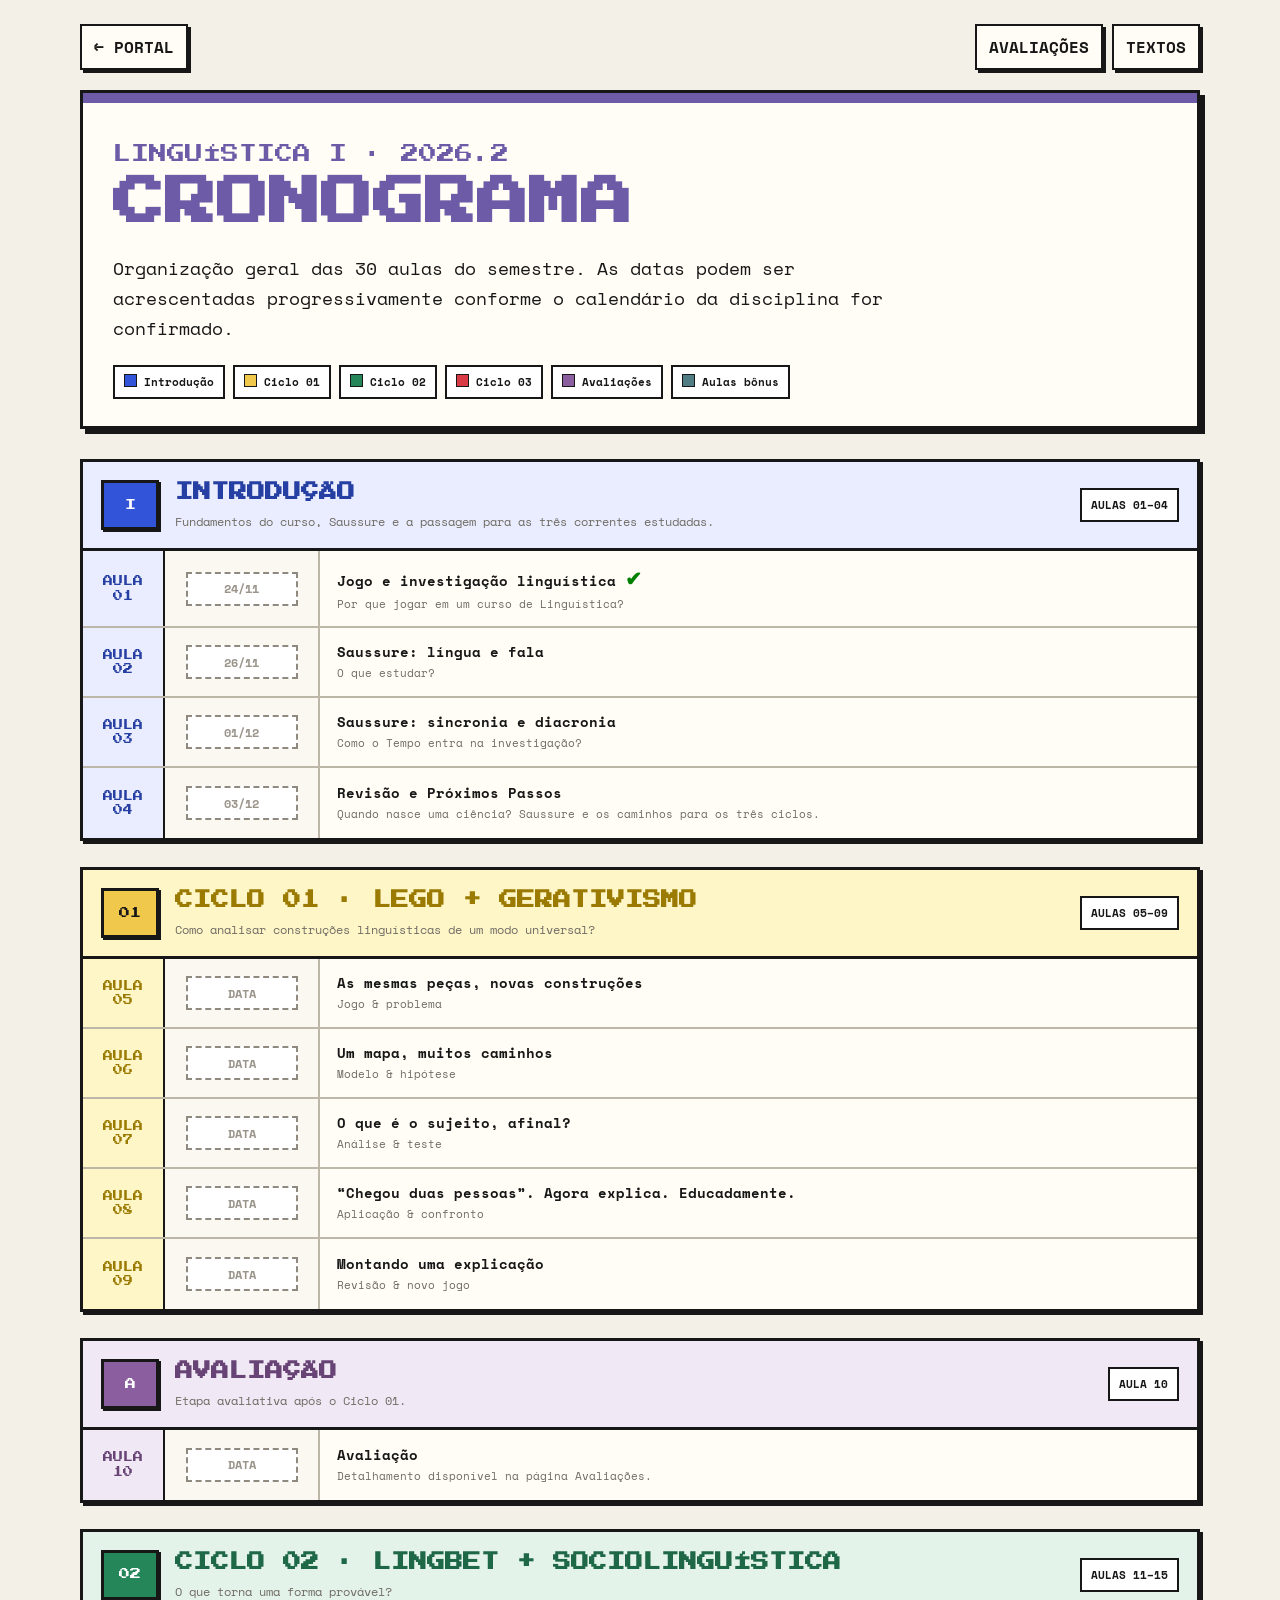
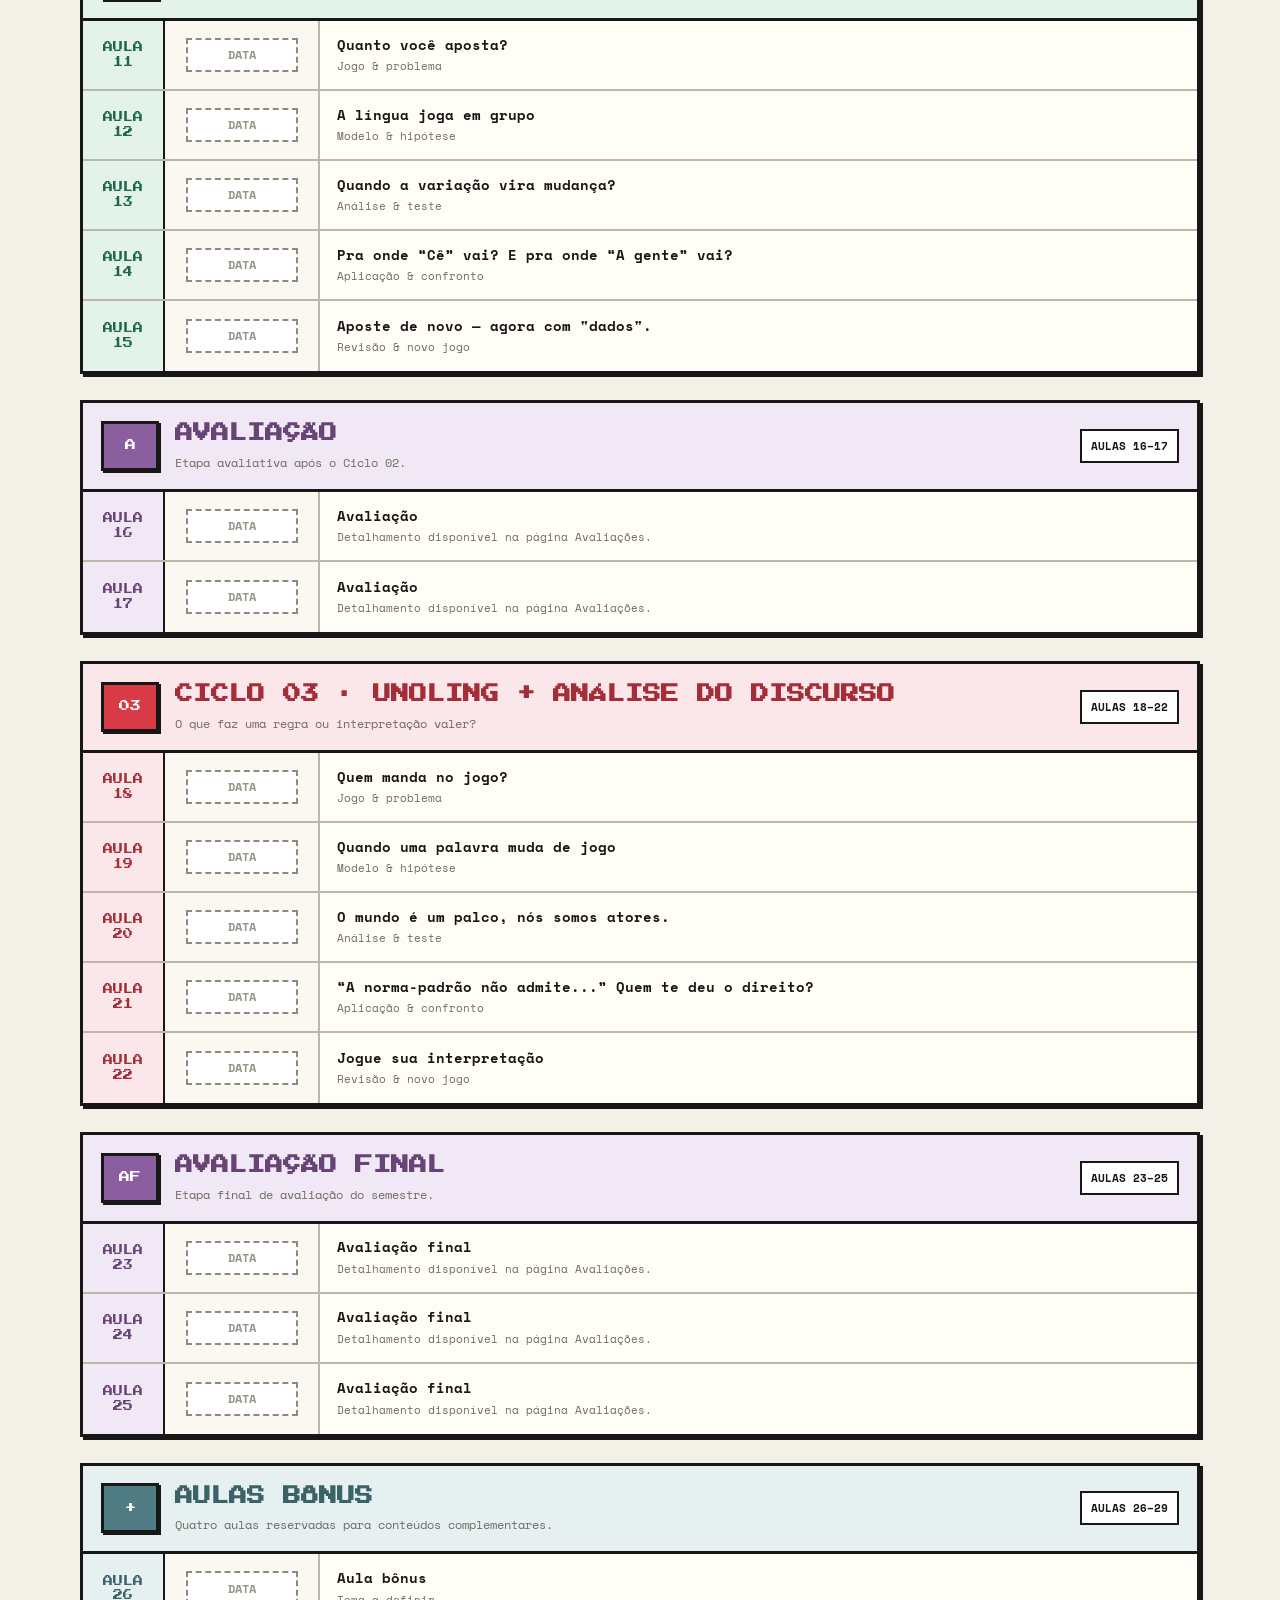
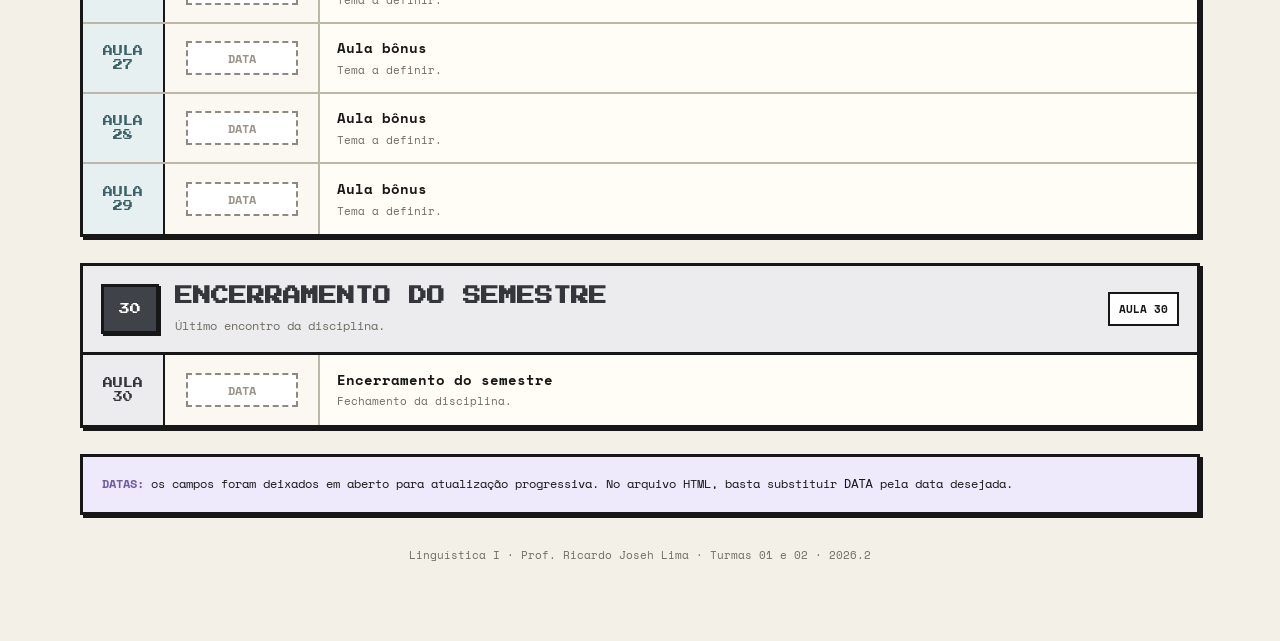
<file: cronograma.html>
<!doctype html>
<html lang="pt-BR">
<head>
<meta charset="utf-8"><meta name="viewport" content="width=device-width, initial-scale=1"><meta name="theme-color" content="#6d5ba8">
<title>Cronograma | PlayLing</title>
<link rel="preconnect" href="https://fonts.googleapis.com"><link rel="preconnect" href="https://fonts.gstatic.com" crossorigin>
<link href="https://fonts.googleapis.com/css2?family=Press+Start+2P&family=Space+Mono:wght@400;700&display=swap" rel="stylesheet"><link rel="stylesheet" href="site-common.css"><style>
:root{--bg:#f3f0e8;--paper:#fffdf5;--ink:#171717;--muted:#6f6b63;--line:#171717;--page:#6d5ba8;--page-soft:#eee9fb;--intro:#3154d8;--intro-soft:#e9edff;--gen:#f0c94c;--gen-soft:#fff6c8;--soc:#25865a;--soc-soft:#e4f3ea;--disc:#d83b46;--disc-soft:#fbe7e9;--assessment:#8b5e9f;--assessment-soft:#f1e8f5;--bonus:#4f7d83;--bonus-soft:#e6f0f1;--end:#3f4248;--end-soft:#ececee;--shadow:5px 5px 0 var(--line);--shadow-small:3px 3px 0 var(--line)}
*{box-sizing:border-box} html{scroll-behavior:smooth} body{margin:0;background:var(--bg);color:var(--ink);font-family:"Space Mono",monospace} a{color:inherit}
.wrap{width:min(1120px,93vw);margin:0 auto;padding:24px 0 78px}.topbar{display:flex;align-items:center;justify-content:space-between;gap:12px;margin-bottom:20px}
.back-link,.utility-link{display:inline-flex;align-items:center;justify-content:center;min-height:42px;border:2px solid var(--line);background:var(--paper);padding:9px 12px;text-decoration:none;font-weight:700;box-shadow:var(--shadow-small)}
.back-link:hover,.utility-link:hover,.back-link:focus-visible,.utility-link:focus-visible{transform:translate(2px,2px);box-shadow:1px 1px 0 var(--line);outline:none;background:#fff}.mini-nav{display:flex;gap:9px;flex-wrap:wrap;justify-content:flex-end}
.page-head{border:3px solid var(--line);background:var(--paper);box-shadow:var(--shadow);padding:30px 30px 27px;position:relative;overflow:hidden;margin-bottom:30px}.page-head::before{content:"";position:absolute;left:0;top:0;width:100%;height:10px;background:var(--page)}
.eyebrow{font-family:"Press Start 2P",monospace;font-size:9px;line-height:1.6;color:var(--page);margin:4px 0 14px}h1{font-family:"Press Start 2P",monospace;font-size:clamp(28px,4.8vw,52px);line-height:1.3;color:var(--page);margin:0}.page-head p{max-width:820px;font-size:clamp(14px,1.65vw,18px);line-height:1.65;margin:17px 0 0}
.legend{display:flex;flex-wrap:wrap;gap:8px;margin-top:22px}.legend-item{border:2px solid var(--line);background:#fff;padding:7px 9px;font-size:11px;font-weight:700}.legend-item::before{content:"";display:inline-block;width:11px;height:11px;border:1px solid var(--line);margin-right:7px;vertical-align:-1px;background:var(--swatch)}
.schedule{display:grid;gap:26px}.schedule-section{border:3px solid var(--line);background:var(--paper);box-shadow:var(--shadow-small);overflow:hidden}.section-head{display:grid;grid-template-columns:auto 1fr auto;gap:16px;align-items:center;background:var(--section-soft);border-bottom:3px solid var(--line);padding:17px 18px}
.section-code{min-width:58px;min-height:50px;display:grid;place-items:center;border:3px solid var(--line);background:var(--section);color:var(--section-text,#171717);font-family:"Press Start 2P",monospace;font-size:11px;box-shadow:2px 2px 0 var(--line);padding:7px}.section-title{min-width:0}.section-title h2{font-family:"Press Start 2P",monospace;color:var(--section-dark,var(--section));font-size:clamp(12px,1.8vw,18px);line-height:1.55;margin:0}.section-title p{margin:6px 0 0;color:var(--muted);font-size:12px;line-height:1.5}.section-range{border:2px solid var(--line);background:#fff;padding:7px 9px;font-weight:700;font-size:11px;white-space:nowrap}
.rows{display:grid}.class-row{display:grid;grid-template-columns:82px 155px 1fr;min-height:70px;border-bottom:2px solid #bdb7aa}.class-row:last-child{border-bottom:0}.class-no{display:flex;align-items:center;justify-content:center;border-right:2px solid var(--line);font-family:"Press Start 2P",monospace;font-size:10px;background:var(--section-soft);color:var(--section-dark,var(--section));text-align:center;line-height:1.45;padding:8px}.date-slot{border-right:2px solid #bdb7aa;display:flex;align-items:center;justify-content:center;padding:10px 8px;background:#faf8f1}
.date-value{min-width:112px;min-height:34px;display:flex;align-items:center;justify-content:center;border:2px dashed #8f897f;background:#fff;padding:5px 7px;color:#9a948a;font-weight:700;font-size:12px;text-align:center}.date-value[contenteditable="true"]:focus{color:var(--ink);outline:3px solid rgba(109,91,168,.24);background:#fff}.topic{padding:13px 17px;display:flex;flex-direction:column;justify-content:center;gap:4px;min-width:0}.topic strong{font-size:14px;line-height:1.45}.topic span{color:var(--muted);font-size:11px;line-height:1.45}
.intro{--section:var(--intro);--section-soft:var(--intro-soft);--section-text:#fff;--section-dark:#263fa3}.cycle1{--section:var(--gen);--section-soft:var(--gen-soft);--section-dark:#9a7a00}.cycle2{--section:var(--soc);--section-soft:var(--soc-soft);--section-text:#fff;--section-dark:#1e6848}.cycle3{--section:var(--disc);--section-soft:var(--disc-soft);--section-text:#fff;--section-dark:#a52d37}.assessment{--section:var(--assessment);--section-soft:var(--assessment-soft);--section-text:#fff;--section-dark:#674475}.bonus{--section:var(--bonus);--section-soft:var(--bonus-soft);--section-text:#fff;--section-dark:#3a6267}.end{--section:var(--end);--section-soft:var(--end-soft);--section-text:#fff;--section-dark:#34363b}
.note{margin-top:26px;border:3px solid var(--line);background:var(--page-soft);padding:17px 19px;box-shadow:var(--shadow-small);font-size:12px;line-height:1.6}.note strong{color:var(--page)} footer{margin-top:32px;text-align:center;color:var(--muted);font-size:11px;line-height:1.5}
@media(max-width:760px){.topbar{flex-direction:column;align-items:flex-start}.mini-nav{justify-content:flex-start}.page-head{padding:26px 18px 22px}.section-head{grid-template-columns:auto 1fr}.section-range{grid-column:1/-1;width:max-content}.class-row{grid-template-columns:64px 1fr}.class-no{grid-row:1/3}.date-slot{border-right:0;border-bottom:1px dashed #bdb7aa;justify-content:flex-start}.topic{grid-column:2}.date-value{min-width:128px}}
@media print{body{background:#fff}.topbar,.note,footer{display:none}.wrap{width:100%;padding:0}.page-head,.schedule-section{box-shadow:none;break-inside:avoid}.schedule{gap:14px}.class-row{min-height:48px}.date-value{border-style:solid}}
</style>
</head><body><main class="wrap">
<div class="topbar"><a class="back-link" href="index.html">← PORTAL</a><nav class="mini-nav" aria-label="Acessos rápidos"><a class="utility-link" href="avaliacoes.html">AVALIAÇÕES</a><a class="utility-link" href="textos.html">TEXTOS</a></nav></div>
<header class="page-head"><p class="eyebrow">LINGUÍSTICA I · 2026.2</p><h1>CRONOGRAMA</h1><p>Organização geral das 30 aulas do semestre. As datas podem ser acrescentadas progressivamente conforme o calendário da disciplina for confirmado.</p>
<div class="legend" aria-label="Legenda"><span class="legend-item" style="--swatch:var(--intro)">Introdução</span><span class="legend-item" style="--swatch:var(--gen)">Ciclo 01</span><span class="legend-item" style="--swatch:var(--soc)">Ciclo 02</span><span class="legend-item" style="--swatch:var(--disc)">Ciclo 03</span><span class="legend-item" style="--swatch:var(--assessment)">Avaliações</span><span class="legend-item" style="--swatch:var(--bonus)">Aulas bônus</span></div></header>
<!-- DATAS: substitua cada texto DATA pela data desejada, ex. 18/09/2026. Os campos contenteditable servem apenas para testes no navegador e não salvam alterações no arquivo. -->
<section class="schedule"><article class="schedule-section intro">
      <header class="section-head">
        <div class="section-code">I</div>
        <div class="section-title"><h2>INTRODUÇÃO</h2><p>Fundamentos do curso, Saussure e a passagem para as três correntes estudadas.</p></div>
        <div class="section-range">AULAS 01–04</div>
      </header>
      <div class="rows"><div class="class-row">
      <div class="class-no">AULA<br>01</div>
      <div class="date-slot"><span class="date-value" contenteditable="true">24/11</span></div>
      <div class="topic"><strong>Jogo e investigação linguística <span style="color:green;font-size:20px">✔</span></strong><span>Por que jogar em um curso de Linguística?</span></div>
    </div><div class="class-row">
      <div class="class-no">AULA<br>02</div>
      <div class="date-slot"><span class="date-value" contenteditable="true">26/11</span></div>
      <div class="topic"><strong>Saussure: língua e fala</strong><span>O que estudar?</span></div>
    </div><div class="class-row">
      <div class="class-no">AULA<br>03</div>
      <div class="date-slot"><span class="date-value" contenteditable="true">01/12</span></div>
      <div class="topic"><strong>Saussure: sincronia e diacronia</strong><span>Como o Tempo entra na investigação?</span></div>
    </div><div class="class-row">
      <div class="class-no">AULA<br>04</div>
      <div class="date-slot"><span class="date-value" contenteditable="true">03/12</span></div>
      <div class="topic"><strong>Revisão e Próximos Passos</strong><span>Quando nasce uma ciência? Saussure e os caminhos para os três ciclos.</span></div>
    </div></div>
    </article>
<article class="schedule-section cycle1">
      <header class="section-head">
        <div class="section-code">01</div>
        <div class="section-title"><h2>CICLO 01 · LEGO + GERATIVISMO</h2><p>Como analisar construções linguísticas de um modo universal?</p></div>
        <div class="section-range">AULAS 05–09</div>
      </header>
      <div class="rows"><div class="class-row">
      <div class="class-no">AULA<br>05</div>
      <div class="date-slot"><span class="date-value" contenteditable="true">DATA</span></div>
      <div class="topic"><strong>As mesmas peças, novas construções</strong><span>Jogo & problema</span></div>
    </div><div class="class-row">
      <div class="class-no">AULA<br>06</div>
      <div class="date-slot"><span class="date-value" contenteditable="true">DATA</span></div>
      <div class="topic"><strong>Um mapa, muitos caminhos</strong><span>Modelo & hipótese</span></div>
    </div><div class="class-row">
      <div class="class-no">AULA<br>07</div>
      <div class="date-slot"><span class="date-value" contenteditable="true">DATA</span></div>
      <div class="topic"><strong>O que é o sujeito, afinal?</strong><span>Análise & teste</span></div>
    </div><div class="class-row">
      <div class="class-no">AULA<br>08</div>
      <div class="date-slot"><span class="date-value" contenteditable="true">DATA</span></div>
      <div class="topic"><strong>“Chegou duas pessoas”. Agora explica. Educadamente.</strong><span>Aplicação & confronto</span></div>
    </div><div class="class-row">
      <div class="class-no">AULA<br>09</div>
      <div class="date-slot"><span class="date-value" contenteditable="true">DATA</span></div>
      <div class="topic"><strong>Montando uma explicação</strong><span>Revisão & novo jogo</span></div>
    </div></div>
    </article>
<article class="schedule-section assessment">
      <header class="section-head">
        <div class="section-code">A</div>
        <div class="section-title"><h2>AVALIAÇÃO</h2><p>Etapa avaliativa após o Ciclo 01.</p></div>
        <div class="section-range">AULA 10</div>
      </header>
      <div class="rows"><div class="class-row">
      <div class="class-no">AULA<br>10</div>
      <div class="date-slot"><span class="date-value" contenteditable="true">DATA</span></div>
      <div class="topic"><strong>Avaliação</strong><span>Detalhamento disponível na página Avaliações.</span></div>
    </div></div>
    </article>
<article class="schedule-section cycle2">
      <header class="section-head">
        <div class="section-code">02</div>
        <div class="section-title"><h2>CICLO 02 · LINGBET + SOCIOLINGUÍSTICA</h2><p>O que torna uma forma provável?</p></div>
        <div class="section-range">AULAS 11–15</div>
      </header>
      <div class="rows"><div class="class-row">
      <div class="class-no">AULA<br>11</div>
      <div class="date-slot"><span class="date-value" contenteditable="true">DATA</span></div>
      <div class="topic"><strong>Quanto você aposta?</strong><span>Jogo & problema</span></div>
    </div><div class="class-row">
      <div class="class-no">AULA<br>12</div>
      <div class="date-slot"><span class="date-value" contenteditable="true">DATA</span></div>
      <div class="topic"><strong>A língua joga em grupo</strong><span>Modelo & hipótese</span></div>
    </div><div class="class-row">
      <div class="class-no">AULA<br>13</div>
      <div class="date-slot"><span class="date-value" contenteditable="true">DATA</span></div>
      <div class="topic"><strong>Quando a variação vira mudança?</strong><span>Análise & teste</span></div>
    </div><div class="class-row">
      <div class="class-no">AULA<br>14</div>
      <div class="date-slot"><span class="date-value" contenteditable="true">DATA</span></div>
      <div class="topic"><strong>Pra onde “Cê” vai? E pra onde “A gente” vai?</strong><span>Aplicação & confronto</span></div>
    </div><div class="class-row">
      <div class="class-no">AULA<br>15</div>
      <div class="date-slot"><span class="date-value" contenteditable="true">DATA</span></div>
      <div class="topic"><strong>Aposte de novo — agora com "dados". </strong><span>Revisão & novo jogo</span></div>
    </div></div>
    </article>
<article class="schedule-section assessment">
      <header class="section-head">
        <div class="section-code">A</div>
        <div class="section-title"><h2>AVALIAÇÃO</h2><p>Etapa avaliativa após o Ciclo 02.</p></div>
        <div class="section-range">AULAS 16–17</div>
      </header>
      <div class="rows"><div class="class-row">
      <div class="class-no">AULA<br>16</div>
      <div class="date-slot"><span class="date-value" contenteditable="true">DATA</span></div>
      <div class="topic"><strong>Avaliação</strong><span>Detalhamento disponível na página Avaliações.</span></div>
    </div><div class="class-row">
      <div class="class-no">AULA<br>17</div>
      <div class="date-slot"><span class="date-value" contenteditable="true">DATA</span></div>
      <div class="topic"><strong>Avaliação</strong><span>Detalhamento disponível na página Avaliações.</span></div>
    </div></div>
    </article>
<article class="schedule-section cycle3">
      <header class="section-head">
        <div class="section-code">03</div>
        <div class="section-title"><h2>CICLO 03 · UNOLING + ANÁLISE DO DISCURSO</h2><p>O que faz uma regra ou interpretação valer?</p></div>
        <div class="section-range">AULAS 18–22</div>
      </header>
      <div class="rows"><div class="class-row">
      <div class="class-no">AULA<br>18</div>
      <div class="date-slot"><span class="date-value" contenteditable="true">DATA</span></div>
      <div class="topic"><strong>Quem manda no jogo?</strong><span>Jogo & problema</span></div>
    </div><div class="class-row">
      <div class="class-no">AULA<br>19</div>
      <div class="date-slot"><span class="date-value" contenteditable="true">DATA</span></div>
      <div class="topic"><strong>Quando uma palavra muda de jogo</strong><span>Modelo & hipótese</span></div>
    </div><div class="class-row">
      <div class="class-no">AULA<br>20</div>
      <div class="date-slot"><span class="date-value" contenteditable="true">DATA</span></div>
      <div class="topic"><strong>O mundo é um palco, nós somos atores.</strong><span>Análise & teste</span></div>
    </div><div class="class-row">
      <div class="class-no">AULA<br>21</div>
      <div class="date-slot"><span class="date-value" contenteditable="true">DATA</span></div>
      <div class="topic"><strong>“A norma-padrão não admite...” Quem te deu o direito?</strong><span>Aplicação & confronto</span></div>
    </div><div class="class-row">
      <div class="class-no">AULA<br>22</div>
      <div class="date-slot"><span class="date-value" contenteditable="true">DATA</span></div>
      <div class="topic"><strong>Jogue sua interpretação</strong><span>Revisão & novo jogo</span></div>
    </div></div>
    </article>
<article class="schedule-section assessment">
      <header class="section-head">
        <div class="section-code">AF</div>
        <div class="section-title"><h2>AVALIAÇÃO FINAL</h2><p>Etapa final de avaliação do semestre.</p></div>
        <div class="section-range">AULAS 23–25</div>
      </header>
      <div class="rows"><div class="class-row">
      <div class="class-no">AULA<br>23</div>
      <div class="date-slot"><span class="date-value" contenteditable="true">DATA</span></div>
      <div class="topic"><strong>Avaliação final</strong><span>Detalhamento disponível na página Avaliações.</span></div>
    </div><div class="class-row">
      <div class="class-no">AULA<br>24</div>
      <div class="date-slot"><span class="date-value" contenteditable="true">DATA</span></div>
      <div class="topic"><strong>Avaliação final</strong><span>Detalhamento disponível na página Avaliações.</span></div>
    </div><div class="class-row">
      <div class="class-no">AULA<br>25</div>
      <div class="date-slot"><span class="date-value" contenteditable="true">DATA</span></div>
      <div class="topic"><strong>Avaliação final</strong><span>Detalhamento disponível na página Avaliações.</span></div>
    </div></div>
    </article>
<article class="schedule-section bonus">
      <header class="section-head">
        <div class="section-code">+</div>
        <div class="section-title"><h2>AULAS BÔNUS</h2><p>Quatro aulas reservadas para conteúdos complementares.</p></div>
        <div class="section-range">AULAS 26–29</div>
      </header>
      <div class="rows"><div class="class-row">
      <div class="class-no">AULA<br>26</div>
      <div class="date-slot"><span class="date-value" contenteditable="true">DATA</span></div>
      <div class="topic"><strong>Aula bônus</strong><span>Tema a definir.</span></div>
    </div><div class="class-row">
      <div class="class-no">AULA<br>27</div>
      <div class="date-slot"><span class="date-value" contenteditable="true">DATA</span></div>
      <div class="topic"><strong>Aula bônus</strong><span>Tema a definir.</span></div>
    </div><div class="class-row">
      <div class="class-no">AULA<br>28</div>
      <div class="date-slot"><span class="date-value" contenteditable="true">DATA</span></div>
      <div class="topic"><strong>Aula bônus</strong><span>Tema a definir.</span></div>
    </div><div class="class-row">
      <div class="class-no">AULA<br>29</div>
      <div class="date-slot"><span class="date-value" contenteditable="true">DATA</span></div>
      <div class="topic"><strong>Aula bônus</strong><span>Tema a definir.</span></div>
    </div></div>
    </article>
<article class="schedule-section end">
      <header class="section-head">
        <div class="section-code">30</div>
        <div class="section-title"><h2>ENCERRAMENTO DO SEMESTRE</h2><p>Último encontro da disciplina.</p></div>
        <div class="section-range">AULA 30</div>
      </header>
      <div class="rows"><div class="class-row">
      <div class="class-no">AULA<br>30</div>
      <div class="date-slot"><span class="date-value" contenteditable="true">DATA</span></div>
      <div class="topic"><strong>Encerramento do semestre</strong><span>Fechamento da disciplina.</span></div>
    </div></div>
    </article></section>
<aside class="note"><strong>DATAS:</strong> os campos foram deixados em aberto para atualização progressiva. No arquivo HTML, basta substituir <code>DATA</code> pela data desejada.</aside>
<footer>Linguística I · Prof. Ricardo Joseh Lima · Turmas 01 e 02 · 2026.2</footer>
</main></body></html>
</file>
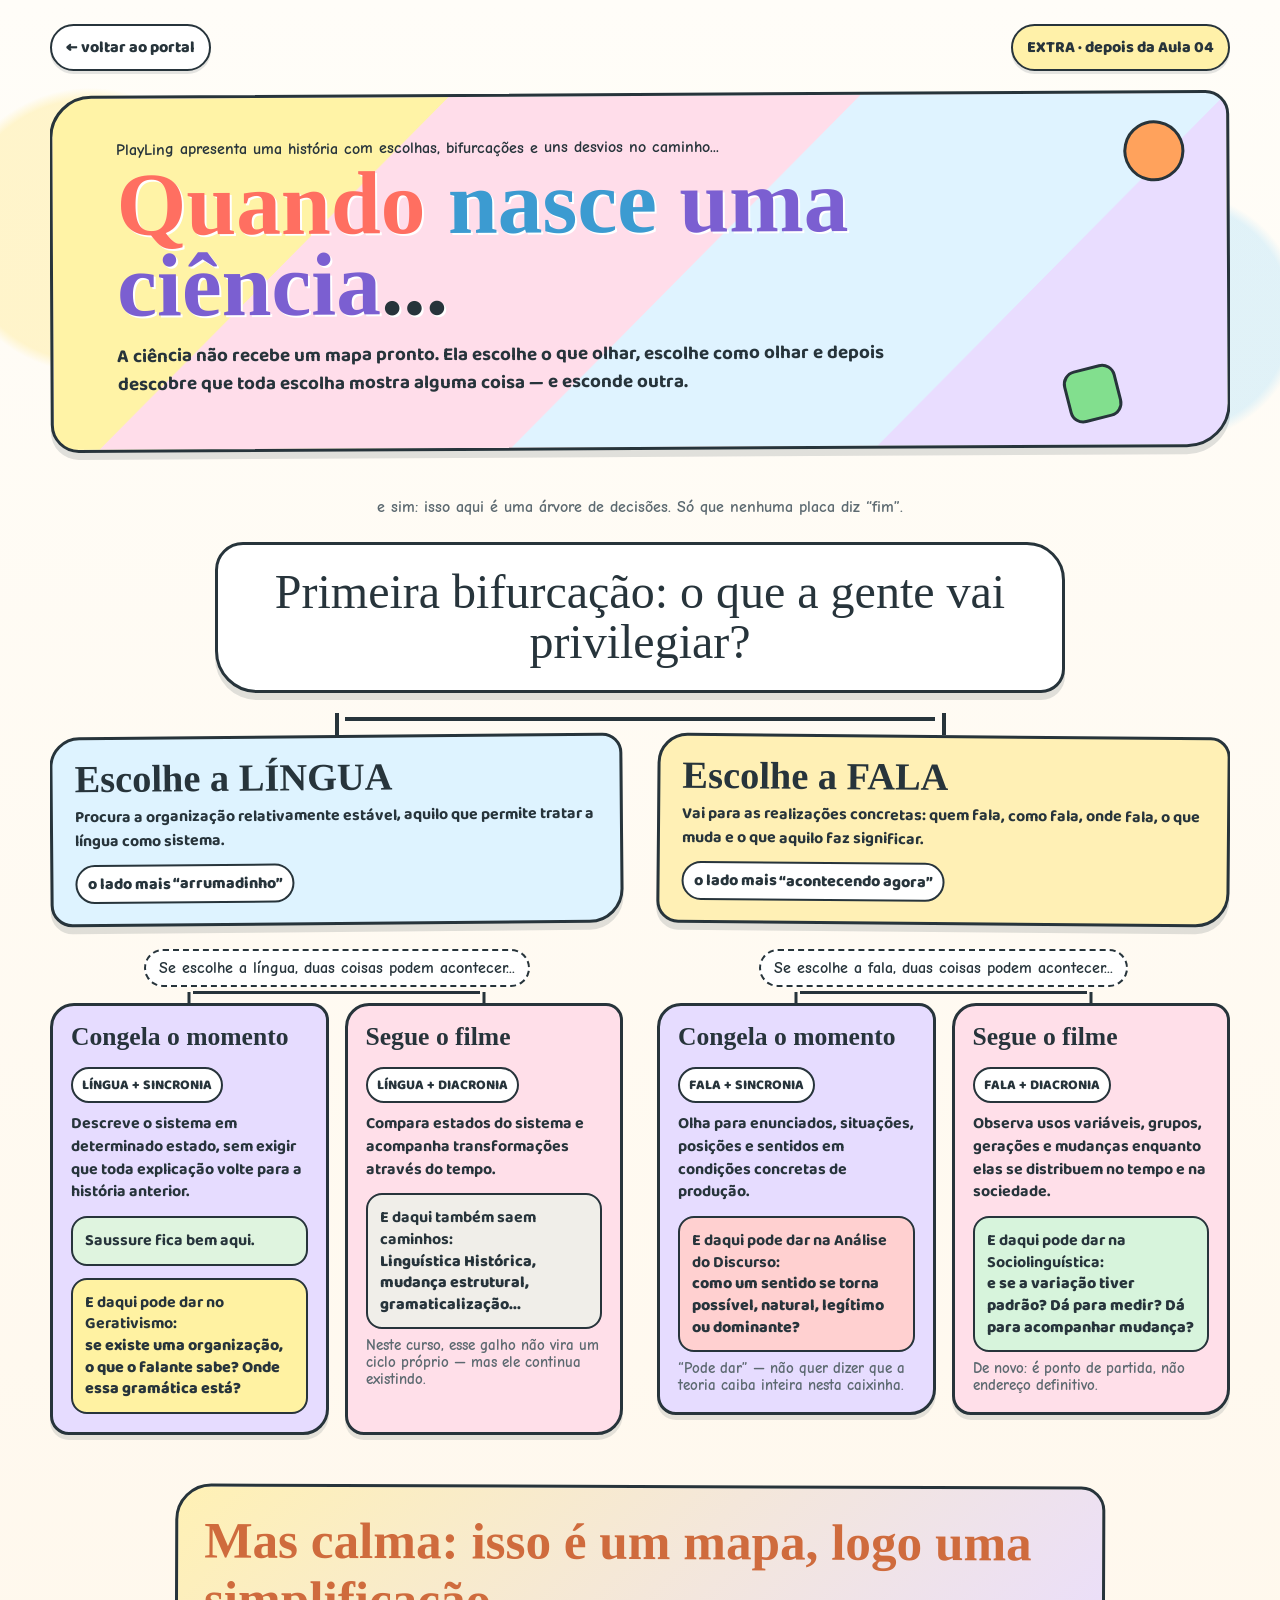
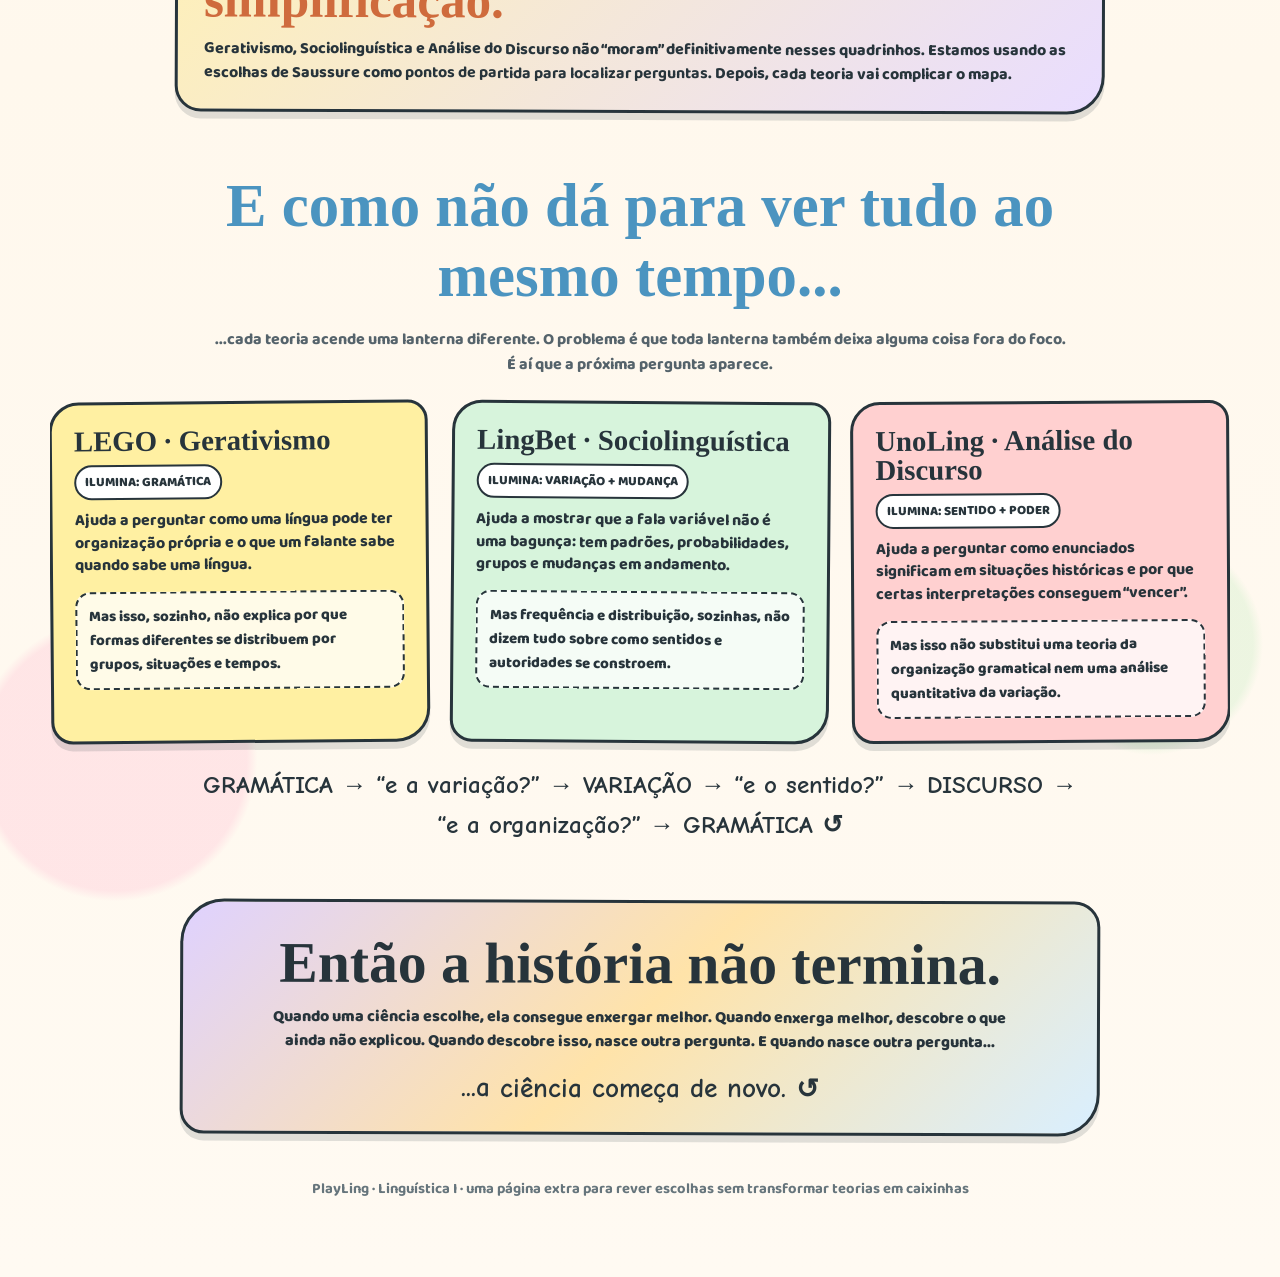
<file: quando-nasce-uma-ciencia.html>
<!DOCTYPE html>
<html lang="pt-BR">
<head>
<meta charset="UTF-8">
<meta name="viewport" content="width=device-width, initial-scale=1.0">
<title>Quando uma ciência nasce — PlayLing</title>
<link rel="preconnect" href="https://fonts.googleapis.com">
<link rel="preconnect" href="https://fonts.gstatic.com" crossorigin>
<link href="https://fonts.googleapis.com/css2?family=Chewy&family=Baloo+2:wght@500;600;700;800&family=Comic+Neue:wght@700&display=swap" rel="stylesheet">
<style>
:root{--ink:#27343b;--paper:#fffaf1;--yellow:#ffe05a;--blue:#74cdfd;--green:#82df8e;--pink:#ff91bd;--red:#ff8383;--purple:#b9a0ff;--orange:#ffa25c;--shadow:0 7px 0 rgba(39,52,59,.14);--border:3px solid var(--ink)}
*{box-sizing:border-box} html{scroll-behavior:smooth}
body{margin:0;color:var(--ink);font-family:"Baloo 2",system-ui,sans-serif;background:
radial-gradient(circle at 7% 8%,rgba(255,224,90,.28) 0 4.5%,transparent 4.9%),
radial-gradient(circle at 92% 11%,rgba(116,205,253,.22) 0 4%,transparent 4.4%),
radial-gradient(circle at 9% 82%,rgba(255,145,189,.19) 0 5%,transparent 5.4%),
radial-gradient(circle at 90% 78%,rgba(130,223,142,.15) 0 4%,transparent 4.4%),
linear-gradient(180deg,#fffdf8,#fff8ed 58%,#fffaf2)}
a{color:inherit}.page{width:min(1180px,95vw);margin:auto;padding:24px 0 76px;overflow:hidden}
.topbar{display:flex;justify-content:space-between;gap:12px;flex-wrap:wrap;margin-bottom:22px}
.pill{display:inline-flex;align-items:center;min-height:44px;padding:9px 14px;border:2px solid var(--ink);border-radius:999px;background:white;text-decoration:none;font-weight:800;box-shadow:0 3px 0 rgba(39,52,59,.12)}
.pill.alt{background:#fff1a9}
.hero{position:relative;border:var(--border);border-radius:42px 24px 44px 28px;padding:42px clamp(20px,5vw,64px) 50px;background:linear-gradient(135deg,#fff3a6 0 26%,#ffddea 26% 53%,#dff3ff 53% 77%,#e9ddff 77%);box-shadow:var(--shadow);transform:rotate(-.3deg);margin-bottom:48px}
.hero:before,.hero:after{content:"";position:absolute;border:3px solid var(--ink)}
.hero:before{width:55px;height:55px;border-radius:50%;right:42px;top:27px;background:var(--orange);transform:rotate(12deg)}
.hero:after{width:48px;height:48px;border-radius:14px;right:108px;bottom:24px;background:var(--green);transform:rotate(-14deg)}
.kicker{font-family:"Comic Neue",cursive;font-weight:700;margin-bottom:6px}
h1,h2,h3{margin:0}
h1{font-family:"Chewy",cursive;font-size:clamp(2.8rem,7vw,6.8rem);line-height:.9;max-width:900px;text-shadow:2px 2px 0 #fff}
.w1{color:#ff6f61}.w2{color:#3c9bd1}.w3{color:#7b5fd1}
.hero p{max-width:820px;font-size:1.18rem;line-height:1.48;font-weight:700;margin:18px 0 0}
.doodle{font-family:"Comic Neue",cursive;font-weight:700;color:#5d6a71;text-align:center;margin:0 auto 26px}
.root-question{width:min(850px,100%);margin:0 auto 24px;padding:22px 24px;text-align:center;border:var(--border);border-radius:28px 38px 24px 42px;background:#fff;box-shadow:var(--shadow);font-family:"Chewy",cursive;font-size:clamp(1.8rem,4vw,3rem);line-height:1.05}
.tree{position:relative;display:grid;grid-template-columns:1fr 1fr;gap:34px;margin-top:42px}
.tree:before{content:"";position:absolute;left:25%;right:25%;top:-18px;height:4px;background:var(--ink)}
.trunk{position:relative}.trunk:before{content:"";position:absolute;width:4px;height:22px;background:var(--ink);left:50%;bottom:100%;transform:translateX(-50%)}
.branch-head{border:var(--border);border-radius:30px 20px 34px 22px;padding:20px 22px;box-shadow:var(--shadow);min-height:170px}
.trunk.langue .branch-head{background:#def3ff;transform:rotate(-.5deg)}
.trunk.parole .branch-head{background:#fff0b5;transform:rotate(.5deg)}
.branch-head h3{font-family:"Chewy",cursive;font-size:clamp(1.8rem,3vw,2.6rem);line-height:1}
.branch-head p{font-weight:700;line-height:1.45;margin:8px 0 0}
.branch-head .tag{display:inline-block;margin-top:12px;padding:5px 10px;border:2px solid var(--ink);border-radius:999px;background:white;font-weight:800}
.second-question{margin:24px auto 16px;width:max-content;max-width:100%;padding:8px 13px;border:2px dashed var(--ink);border-radius:999px;background:#fff;font-family:"Comic Neue",cursive;font-weight:700}
.subbranches{display:grid;grid-template-columns:1fr 1fr;gap:16px;position:relative}
.subbranches:before{content:"";position:absolute;left:25%;right:25%;top:-12px;height:3px;background:var(--ink)}
.sub{position:relative;border:var(--border);border-radius:24px 17px 26px 19px;padding:18px;box-shadow:0 5px 0 rgba(39,52,59,.12);min-height:285px}
.sub:before{content:"";position:absolute;width:3px;height:14px;background:var(--ink);left:50%;bottom:100%;transform:translateX(-50%)}
.sub.sync{background:#e6dcff}.sub.diac{background:#ffdfe9}
.sub h3{font-family:"Chewy",cursive;font-size:1.6rem;line-height:1;margin-bottom:8px}
.sub p{font-weight:700;line-height:1.42;margin:0}
.combo{display:inline-block;margin:10px 0;padding:5px 9px;border:2px solid var(--ink);border-radius:999px;background:#fff;font-weight:900;font-size:.86rem}
.result{margin-top:12px;padding:12px;border:2px solid var(--ink);border-radius:16px;background:#fff;font-weight:800;line-height:1.35}
.result.saussure{background:#dff4df}.result.yellow{background:#fff2a2}.result.green{background:#d7f4dc}.result.red{background:#ffd0d0}.result.other{background:#f0eee9}
.maybe{font-family:"Comic Neue",cursive;font-weight:700;color:#5c6970;margin-top:8px;font-size:.93rem}
.warning{width:min(930px,100%);margin:50px auto 0;padding:24px 26px;border:var(--border);border-radius:36px 24px 38px 26px;background:linear-gradient(135deg,#fff1b5,#e9ddff);box-shadow:var(--shadow);transform:rotate(.2deg)}
.warning h2{font-family:"Chewy",cursive;font-size:clamp(1.9rem,4vw,3.2rem);color:#cf6b3d}
.warning p{font-weight:750;line-height:1.5;margin:8px 0 0}
.cycle-wrap{margin-top:58px}.cycle-title{text-align:center;max-width:860px;margin:0 auto 24px}
.cycle-title h2{font-family:"Chewy",cursive;font-size:clamp(2.2rem,4.8vw,3.8rem);color:#4b94c0}
.cycle-title p{font-weight:750;color:#55636b}
.cycle{display:grid;grid-template-columns:repeat(3,1fr);gap:22px;align-items:stretch}
.cycle-card{border:var(--border);border-radius:30px 20px 34px 22px;padding:22px;box-shadow:var(--shadow);min-height:265px}
.cycle-card:nth-child(1){background:#fff0a2;transform:rotate(-.5deg)}
.cycle-card:nth-child(2){background:#d7f4dc;transform:rotate(.45deg)}
.cycle-card:nth-child(3){background:#ffd0d0;transform:rotate(-.35deg)}
.cycle-card h3{font-family:"Chewy",cursive;font-size:1.8rem;line-height:1;margin-bottom:9px}
.cycle-card .sees{display:block;width:max-content;max-width:100%;margin-bottom:10px;padding:5px 9px;border:2px solid var(--ink);border-radius:999px;background:#fff;font-weight:900;font-size:.82rem}
.cycle-card p{font-weight:750;line-height:1.42;margin:0}
.cycle-card .blind{margin-top:14px;padding:11px 12px;border:2px dashed var(--ink);border-radius:15px;background:rgba(255,255,255,.75);font-weight:800;font-size:.94rem}
.arrowline{margin:24px auto 0;max-width:900px;text-align:center;font-family:"Comic Neue",cursive;font-weight:700;font-size:clamp(1rem,2.4vw,1.55rem);line-height:1.6}
.loop{width:min(920px,100%);margin:54px auto 0;padding:28px;border:var(--border);border-radius:44px 26px 42px 24px;background:linear-gradient(135deg,#dfd2ff,#ffe3a9,#d9efff);box-shadow:var(--shadow);text-align:center;transform:rotate(.2deg)}
.loop h2{font-family:"Chewy",cursive;font-size:clamp(2rem,4.5vw,3.7rem)}
.loop p{max-width:740px;margin:10px auto 0;line-height:1.5;font-weight:800}
.loopline{font-family:"Comic Neue",cursive;font-weight:700;font-size:clamp(1.1rem,2.6vw,1.7rem);margin-top:18px}
footer{text-align:center;margin-top:42px;color:#66757c;font-size:.92rem;font-weight:700}
@media(max-width:980px){.tree{grid-template-columns:1fr}.tree:before,.trunk:before{display:none}}
@media(max-width:760px){.subbranches,.cycle{grid-template-columns:1fr}.subbranches:before,.sub:before{display:none}.hero{transform:none}}
</style>
</head>
<body>
<main class="page">
<div class="topbar"><a class="pill" href="index.html">← voltar ao portal</a><span class="pill alt">EXTRA · depois da Aula 04</span></div>

<section class="hero">
<div class="kicker">PlayLing apresenta uma história com escolhas, bifurcações e uns desvios no caminho...</div>
<h1><span class="w1">Quando</span><span class="w2"> nasce</span><span class="w3"> uma ciência</span>...</h1>
<p>A ciência não recebe um mapa pronto. Ela escolhe o que olhar, escolhe como olhar e depois descobre que toda escolha mostra alguma coisa — e esconde outra.</p>
</section>

<p class="doodle">e sim: isso aqui é uma árvore de decisões. Só que nenhuma placa diz “fim”.</p>

<section>
<div class="root-question">Primeira bifurcação: o que a gente vai privilegiar?</div>
<div class="tree">

<article class="trunk langue">
<div class="branch-head">
<h3>Escolhe a LÍNGUA</h3>
<p>Procura a organização relativamente estável, aquilo que permite tratar a língua como sistema.</p>
<span class="tag">o lado mais “arrumadinho”</span>
</div>
<div class="second-question">Se escolhe a língua, duas coisas podem acontecer...</div>
<div class="subbranches">
<article class="sub sync">
<h3>Congela o momento</h3>
<span class="combo">LÍNGUA + SINCRONIA</span>
<p>Descreve o sistema em determinado estado, sem exigir que toda explicação volte para a história anterior.</p>
<div class="result saussure"><strong>Saussure fica bem aqui.</strong></div>
<div class="result yellow"><strong>E daqui pode dar no Gerativismo:</strong><br>se existe uma organização, o que o falante sabe? Onde essa gramática está?</div>
</article>
<article class="sub diac">
<h3>Segue o filme</h3>
<span class="combo">LÍNGUA + DIACRONIA</span>
<p>Compara estados do sistema e acompanha transformações através do tempo.</p>
<div class="result other"><strong>E daqui também saem caminhos:</strong><br>Linguística Histórica, mudança estrutural, gramaticalização...</div>
<div class="maybe">Neste curso, esse galho não vira um ciclo próprio — mas ele continua existindo.</div>
</article>
</div>
</article>

<article class="trunk parole">
<div class="branch-head">
<h3>Escolhe a FALA</h3>
<p>Vai para as realizações concretas: quem fala, como fala, onde fala, o que muda e o que aquilo faz significar.</p>
<span class="tag">o lado mais “acontecendo agora”</span>
</div>
<div class="second-question">Se escolhe a fala, duas coisas podem acontecer...</div>
<div class="subbranches">
<article class="sub sync">
<h3>Congela o momento</h3>
<span class="combo">FALA + SINCRONIA</span>
<p>Olha para enunciados, situações, posições e sentidos em condições concretas de produção.</p>
<div class="result red"><strong>E daqui pode dar na Análise do Discurso:</strong><br>como um sentido se torna possível, natural, legítimo ou dominante?</div>
<div class="maybe">“Pode dar” — não quer dizer que a teoria caiba inteira nesta caixinha.</div>
</article>
<article class="sub diac">
<h3>Segue o filme</h3>
<span class="combo">FALA + DIACRONIA</span>
<p>Observa usos variáveis, grupos, gerações e mudanças enquanto elas se distribuem no tempo e na sociedade.</p>
<div class="result green"><strong>E daqui pode dar na Sociolinguística:</strong><br>e se a variação tiver padrão? Dá para medir? Dá para acompanhar mudança?</div>
<div class="maybe">De novo: é ponto de partida, não endereço definitivo.</div>
</article>
</div>
</article>

</div>
</section>

<section class="warning">
<h2>Mas calma: isso é um mapa, logo uma simplificação.</h2>
<p>Gerativismo, Sociolinguística e Análise do Discurso não “moram” definitivamente nesses quadrinhos. Estamos usando as escolhas de Saussure como <strong>pontos de partida para localizar perguntas</strong>. Depois, cada teoria vai complicar o mapa.</p>
</section>

<section class="cycle-wrap">
<div class="cycle-title">
<h2>E como não dá para ver tudo ao mesmo tempo...</h2>
<p>...cada teoria acende uma lanterna diferente. O problema é que toda lanterna também deixa alguma coisa fora do foco. É aí que a próxima pergunta aparece.</p>
</div>

<div class="cycle">
<article class="cycle-card">
<h3>LEGO · Gerativismo</h3>
<span class="sees">ILUMINA: GRAMÁTICA</span>
<p>Ajuda a perguntar como uma língua pode ter organização própria e o que um falante sabe quando sabe uma língua.</p>
<div class="blind">Mas isso, sozinho, não explica por que formas diferentes se distribuem por grupos, situações e tempos.</div>
</article>

<article class="cycle-card">
<h3>LingBet · Sociolinguística</h3>
<span class="sees">ILUMINA: VARIAÇÃO + MUDANÇA</span>
<p>Ajuda a mostrar que a fala variável não é uma bagunça: tem padrões, probabilidades, grupos e mudanças em andamento.</p>
<div class="blind">Mas frequência e distribuição, sozinhas, não dizem tudo sobre como sentidos e autoridades se constroem.</div>
</article>

<article class="cycle-card">
<h3>UnoLing · Análise do Discurso</h3>
<span class="sees">ILUMINA: SENTIDO + PODER</span>
<p>Ajuda a perguntar como enunciados significam em situações históricas e por que certas interpretações conseguem “vencer”.</p>
<div class="blind">Mas isso não substitui uma teoria da organização gramatical nem uma análise quantitativa da variação.</div>
</article>
</div>

<div class="arrowline">GRAMÁTICA → “e a variação?” → VARIAÇÃO → “e o sentido?” → DISCURSO → “e a organização?” → GRAMÁTICA ↺</div>
</section>

<section class="loop">
<h2>Então a história não termina.</h2>
<p>Quando uma ciência escolhe, ela consegue enxergar melhor. Quando enxerga melhor, descobre o que ainda não explicou. Quando descobre isso, nasce outra pergunta. E quando nasce outra pergunta...</p>
<div class="loopline">...a ciência começa de novo. ↺</div>
</section>

<footer>PlayLing · Linguística I · uma página extra para rever escolhas sem transformar teorias em caixinhas</footer>
</main>
</body>
</html>
</file>
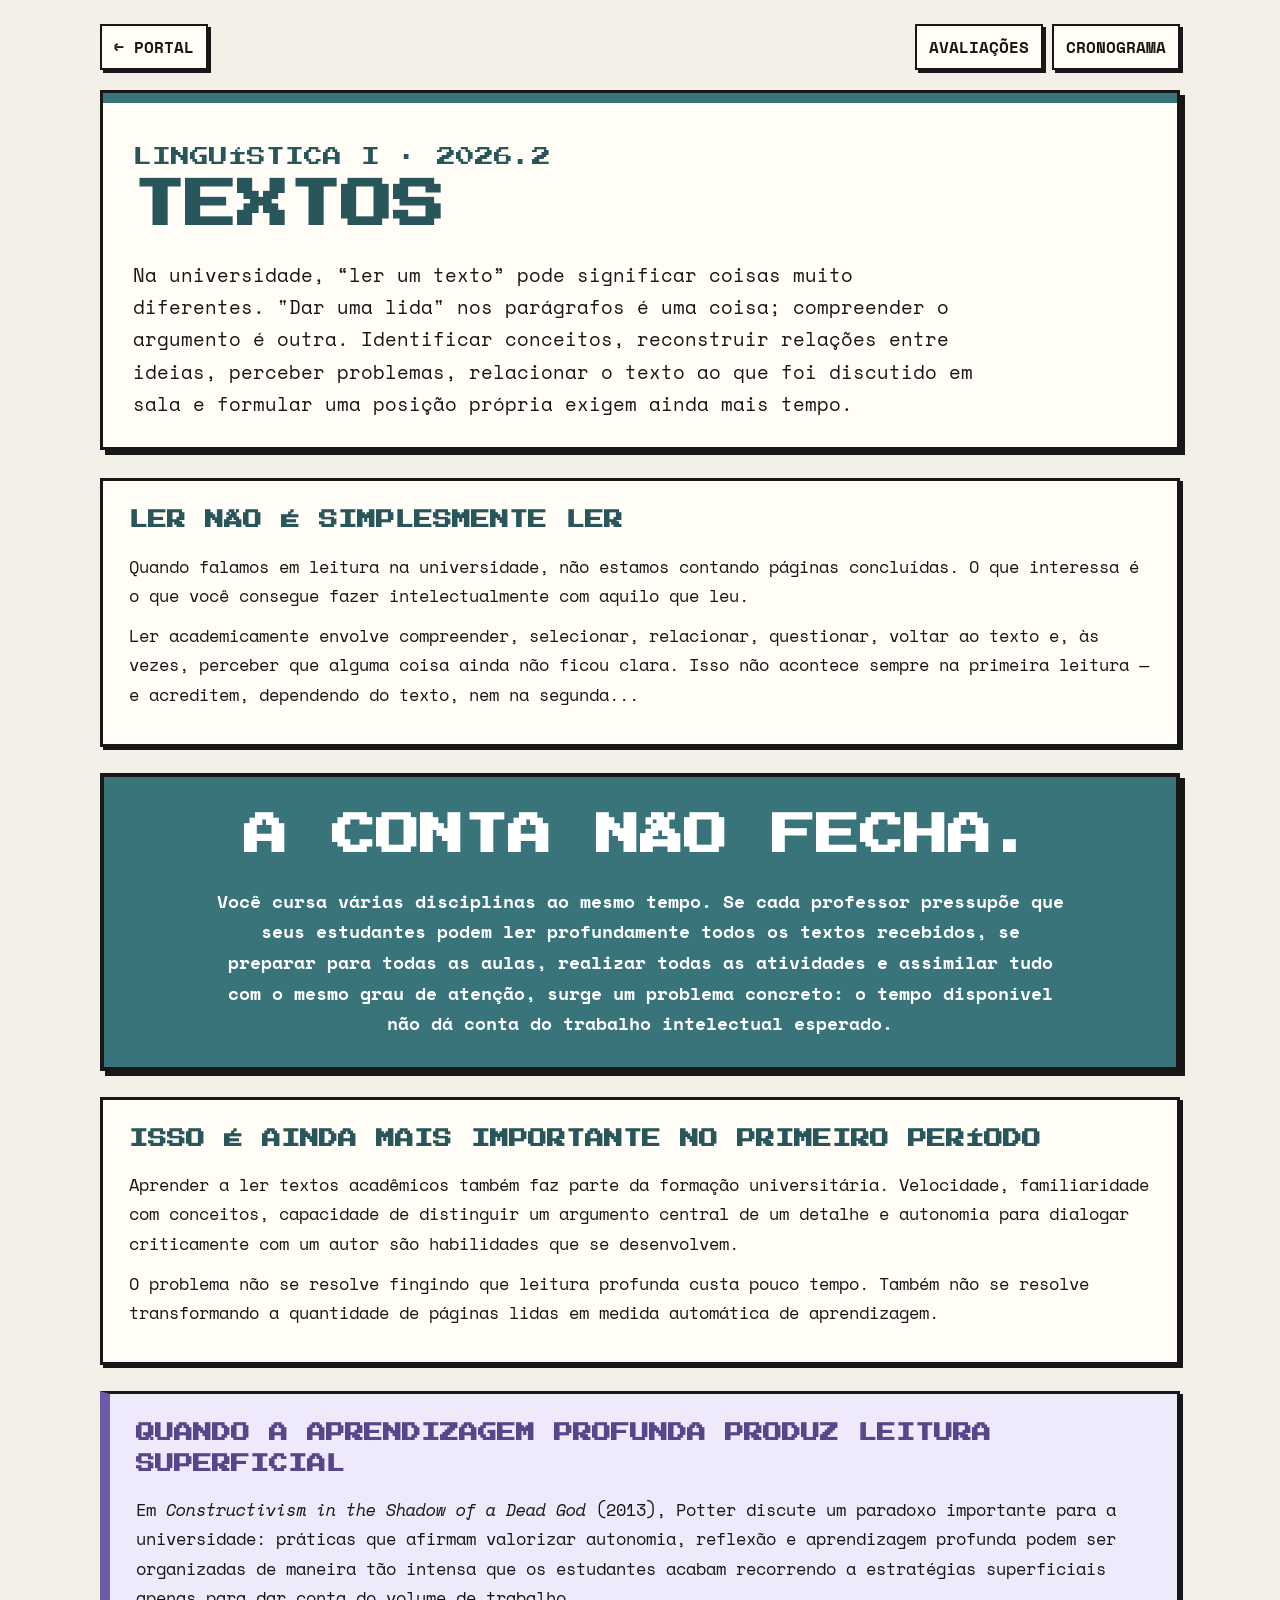
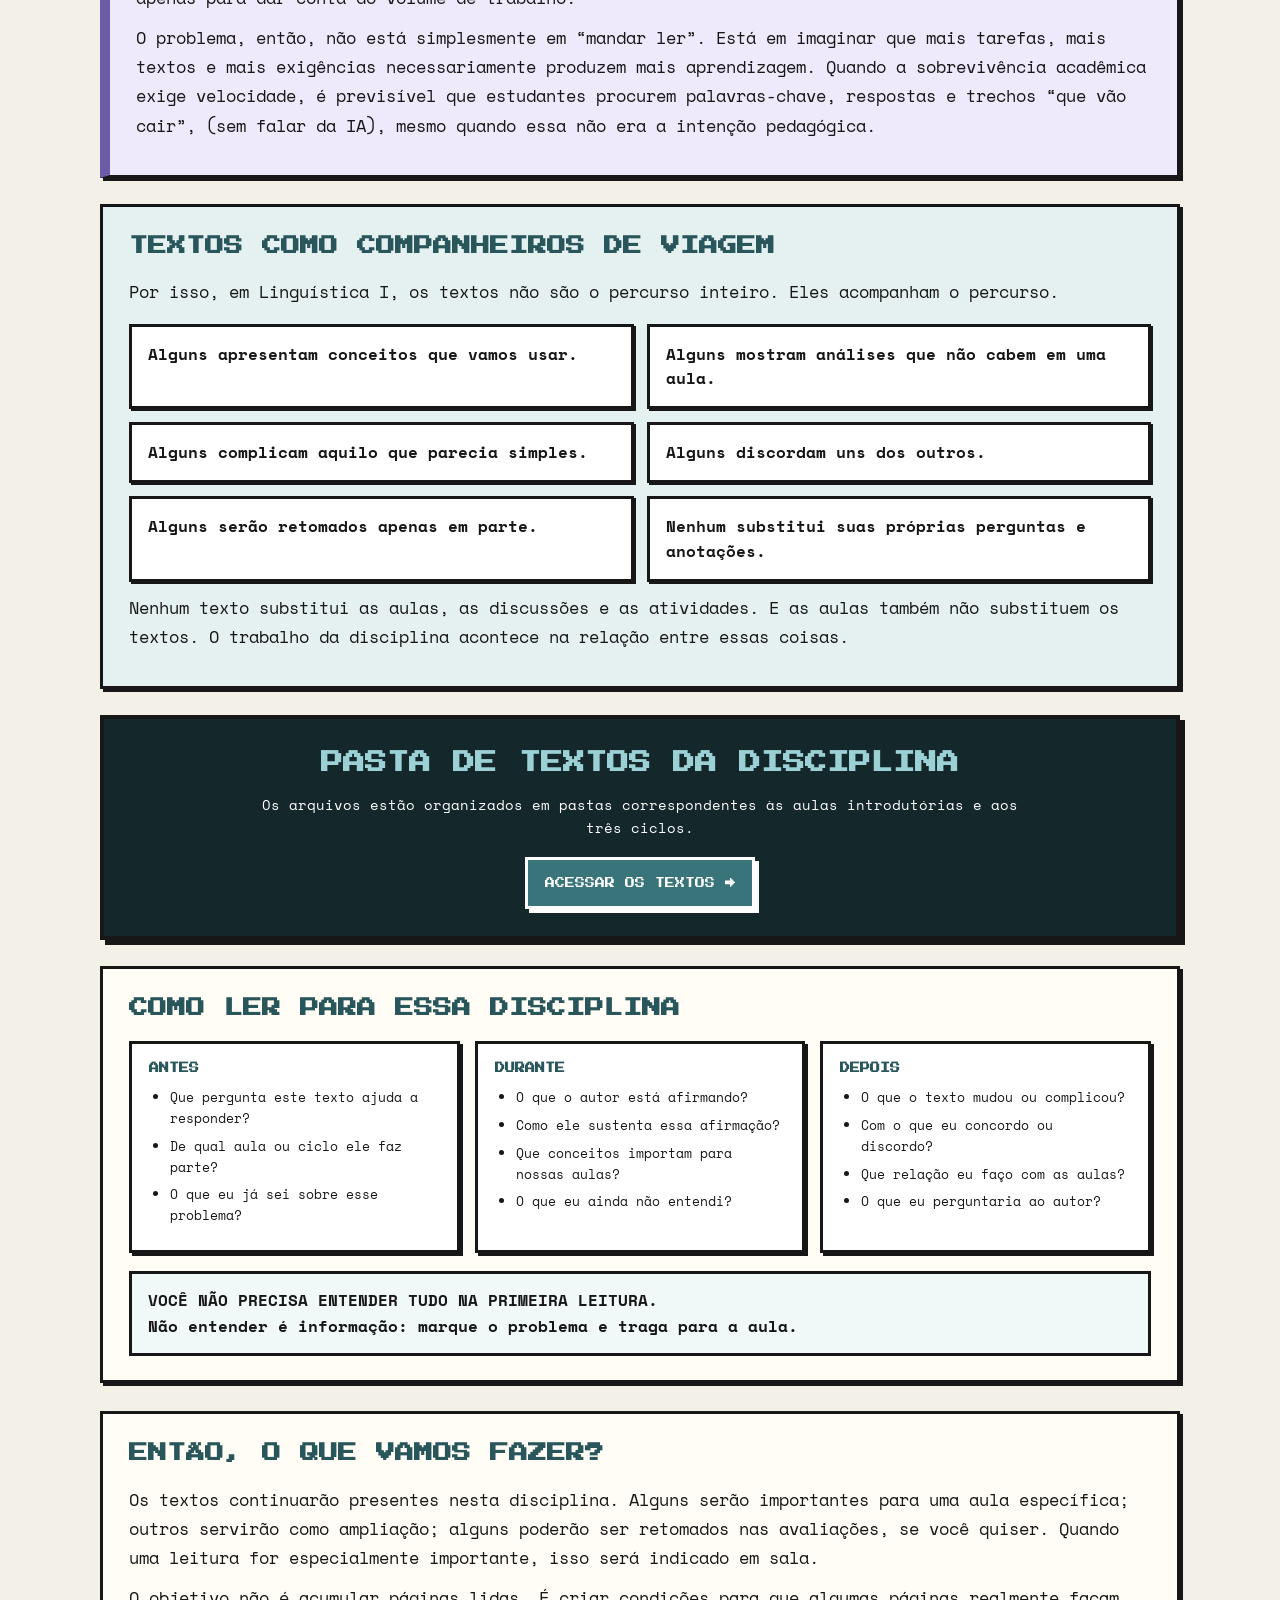
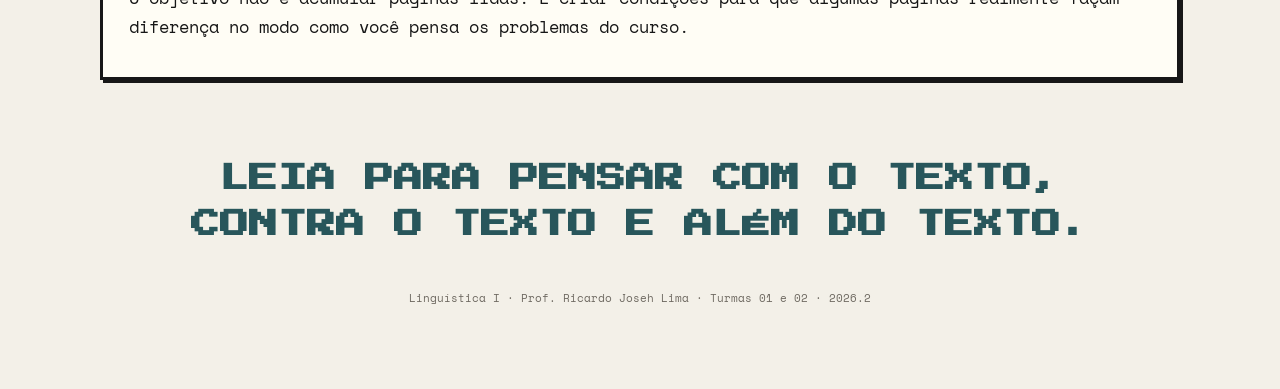
<file: textos.html>
<!DOCTYPE html>

<html lang="pt-BR">
<head>
<meta charset="utf-8"/>
<meta content="width=device-width, initial-scale=1" name="viewport"/>
<meta content="#39747a" name="theme-color"/>
<title>Textos | PlayLing</title>
<link href="https://fonts.googleapis.com" rel="preconnect"/>
<link crossorigin="" href="https://fonts.gstatic.com" rel="preconnect"/>
<link href="https://fonts.googleapis.com/css2?family=Press+Start+2P&amp;family=Space+Mono:wght@400;700&amp;display=swap" rel="stylesheet"/>
<link href="site-common.css" rel="stylesheet"/>
<style>
    :root{
      --bg:#f3f0e8;
      --paper:#fffdf5;
      --ink:#171717;
      --muted:#6e6961;
      --line:#171717;

      --teal:#39747a;
      --teal-dark:#28565b;
      --teal-soft:#e5f0f1;
      --teal-pale:#f1f8f8;

      --orange:#c96b32;
      --orange-soft:#f8e8dc;
      --purple:#6d5ba8;
      --purple-soft:#eee9fb;
      --warning:#d6a23c;
      --warning-soft:#fff4d8;

      --shadow:5px 5px 0 var(--line);
      --shadow-small:3px 3px 0 var(--line);
    }

    *{box-sizing:border-box}
    html{scroll-behavior:smooth}

    body{
      margin:0;
      background:var(--bg);
      color:var(--ink);
      font-family:"Space Mono",monospace;
    }

    a{color:inherit}

    .wrap{
      width:min(1080px,93vw);
      margin:0 auto;
      padding:24px 0 82px;
    }

    .topbar{
      display:flex;
      align-items:center;
      justify-content:space-between;
      gap:12px;
      margin-bottom:20px;
    }

    .back-link,.utility-link{
      display:inline-flex;
      align-items:center;
      justify-content:center;
      min-height:42px;
      border:2px solid var(--line);
      background:var(--paper);
      padding:9px 12px;
      text-decoration:none;
      font-weight:700;
      box-shadow:var(--shadow-small);
      transition:transform .14s,box-shadow .14s,background .14s;
    }

    .back-link:hover,.utility-link:hover,
    .back-link:focus-visible,.utility-link:focus-visible{
      transform:translate(2px,2px);
      box-shadow:1px 1px 0 var(--line);
      background:#fff;
      outline:none;
    }

    .mini-nav{
      display:flex;
      gap:9px;
      flex-wrap:wrap;
      justify-content:flex-end;
    }

    .page-head{
      position:relative;
      overflow:hidden;
      border:3px solid var(--line);
      background:var(--paper);
      box-shadow:var(--shadow);
      padding:30px 30px 27px;
      margin-bottom:28px;
    }

    .page-head::before{
      content:"";
      position:absolute;
      left:0;top:0;
      width:100%;height:10px;
      background:var(--teal);
    }

    .eyebrow{
      font-family:"Press Start 2P",monospace;
      font-size:9px;
      line-height:1.6;
      color:var(--teal-dark);
      margin:4px 0 14px;
    }

    h1{
      font-family:"Press Start 2P",monospace;
      font-size:clamp(28px,4.8vw,52px);
      line-height:1.3;
      color:var(--teal-dark);
      margin:0;
    }

    .page-head p{
      max-width:860px;
      font-size:clamp(15px,1.7vw,19px);
      line-height:1.7;
      margin:18px 0 0;
    }

    .section{
      margin-top:26px;
      border:3px solid var(--line);
      background:var(--paper);
      box-shadow:var(--shadow-small);
      padding:24px 26px;
    }

    .section h2{
      font-family:"Press Start 2P",monospace;
      color:var(--teal-dark);
      font-size:clamp(13px,1.85vw,19px);
      line-height:1.6;
      margin:0 0 16px;
    }

    .section p,
    .section li{
      font-size:clamp(14px,1.5vw,17px);
      line-height:1.72;
    }

    .section p{margin:11px 0}

    .big-statement{
      margin-top:26px;
      border:4px solid var(--line);
      background:var(--teal);
      color:#fff;
      box-shadow:var(--shadow);
      padding:28px;
      text-align:center;
    }

    .big-statement strong{
      display:block;
      font-family:"Press Start 2P",monospace;
      font-size:clamp(24px,4vw,44px);
      line-height:1.45;
    }

    .big-statement p{
      max-width:850px;
      margin:17px auto 0;
      font-size:clamp(14px,1.55vw,18px);
      line-height:1.7;
      font-weight:700;
    }

    .potter{
      border-left:10px solid var(--purple);
      background:var(--purple-soft);
    }

    .potter h2{color:#56468a}

    .companions{
      background:var(--teal-soft);
    }

    .travel-list{
      display:grid;
      grid-template-columns:repeat(2,1fr);
      gap:13px;
      margin-top:17px;
    }

    .travel-item{
      border:3px solid var(--line);
      background:#fff;
      padding:15px 16px;
      box-shadow:2px 2px 0 var(--line);
      font-weight:700;
      line-height:1.55;
    }

    .drive-box{
      margin-top:26px;
      border:4px solid var(--line);
      background:#14272a;
      color:#fff;
      box-shadow:var(--shadow);
      padding:27px 28px;
      text-align:center;
    }

    .drive-box h2{
      margin:0 0 13px;
      font-family:"Press Start 2P",monospace;
      font-size:clamp(15px,2vw,22px);
      line-height:1.55;
      color:#9bd0d5;
    }

    .drive-box p{
      margin:8px auto 18px;
      max-width:760px;
      font-size:14px;
      line-height:1.65;
    }

    .drive-link{
      display:inline-flex;
      align-items:center;
      justify-content:center;
      min-height:52px;
      border:3px solid #fff;
      background:var(--teal);
      color:#fff;
      text-decoration:none;
      padding:12px 17px;
      box-shadow:4px 4px 0 #fff;
      font-family:"Press Start 2P",monospace;
      font-size:10px;
      line-height:1.5;
    }

    .drive-link:hover,.drive-link:focus-visible{
      transform:translate(2px,2px);
      box-shadow:2px 2px 0 #fff;
      outline:none;
    }

    .reading-grid{
      display:grid;
      grid-template-columns:repeat(3,1fr);
      gap:15px;
      margin-top:17px;
    }

    .reading-step{
      border:3px solid var(--line);
      background:#fff;
      box-shadow:var(--shadow-small);
      padding:17px;
    }

    .reading-step h3{
      margin:0 0 11px;
      font-family:"Press Start 2P",monospace;
      color:var(--teal-dark);
      font-size:10px;
      line-height:1.55;
    }

    .reading-step ul{
      margin:0;
      padding-left:21px;
    }

    .reading-step li{
      font-size:13px;
      line-height:1.6;
      margin:7px 0;
    }

    .permission{
      margin-top:18px;
      border:3px solid var(--line);
      background:var(--teal-pale);
      padding:14px 16px;
      font-weight:700;
      line-height:1.6;
    }

    .warning-section{
      margin-top:36px;
      border:4px solid var(--line);
      background:var(--warning-soft);
      box-shadow:var(--shadow);
      overflow:hidden;
    }

    .warning-head{
      background:var(--warning);
      border-bottom:3px solid var(--line);
      padding:15px 18px;
      font-family:"Press Start 2P",monospace;
      font-size:clamp(11px,1.6vw,16px);
      line-height:1.55;
    }

    .warning-body{
      padding:23px 25px;
    }

    .warning-body p{
      font-size:clamp(14px,1.5vw,17px);
      line-height:1.72;
      margin:11px 0;
    }

    .shadow-line{
      margin:18px 0;
      border:3px solid var(--line);
      background:#1c1c1c;
      color:#fff;
      padding:18px 20px;
      text-align:center;
      font-weight:700;
      line-height:1.6;
    }

    .artifact{
      margin-top:24px;
      border:4px solid var(--line);
      background:#111;
      color:#f2f2f2;
      box-shadow:var(--shadow);
      padding:25px 27px;
    }

    .artifact-label{
      display:flex;
      flex-wrap:wrap;
      gap:8px;
      margin-bottom:17px;
    }

    .artifact-label span{
      border:2px solid #fff;
      padding:6px 8px;
      font-family:"Press Start 2P",monospace;
      font-size:8px;
      line-height:1.5;
    }

    .artifact h2{
      margin:0 0 15px;
      font-family:"Press Start 2P",monospace;
      font-size:clamp(14px,1.9vw,20px);
      line-height:1.55;
      color:#9bd0d5;
    }

    .artifact pre{
      white-space:pre-wrap;
      word-wrap:break-word;
      margin:0;
      font:700 clamp(13px,1.4vw,16px)/1.72 "Space Mono",monospace;
      color:#f2f2f2;
    }

    .artifact-after{
      margin-top:18px;
      border:3px solid #fff;
      background:#1c3336;
      color:#fff;
      padding:15px 17px;
      text-align:center;
      font-family:"Press Start 2P",monospace;
      font-size:clamp(10px,1.35vw,14px);
      line-height:1.65;
    }

    .final-policy{
      margin-top:28px;
      background:var(--paper);
    }

    .final-line{
      margin-top:46px;
      text-align:center;
      padding:30px 20px 6px;
    }

    .final-line strong{
      display:block;
      max-width:900px;
      margin:0 auto;
      font-family:"Press Start 2P",monospace;
      color:var(--teal-dark);
      font-size:clamp(17px,2.6vw,29px);
      line-height:1.6;
    }

    footer{
      margin-top:36px;
      text-align:center;
      color:var(--muted);
      font-size:11px;
      line-height:1.5;
    }

    @media(max-width:780px){
      .topbar{flex-direction:column;align-items:flex-start}
      .mini-nav{justify-content:flex-start}
      .page-head,.section,.warning-body,.artifact{padding-left:18px;padding-right:18px}
      .travel-list,.reading-grid{grid-template-columns:1fr}
    }

    @media print{
      body{background:#fff}
      .topbar,footer{display:none}
      .wrap{width:100%;padding:0}
      .page-head,.section,.big-statement,.drive-box,.warning-section,.artifact{box-shadow:none}
    }
  </style>
</head>
<body>
<main class="wrap">
<div class="topbar">
<a class="back-link" href="index.html">← PORTAL</a>
<nav aria-label="Acessos rápidos" class="mini-nav">
<a class="utility-link" href="avaliacoes.html">AVALIAÇÕES</a>
<a class="utility-link" href="cronograma.html">CRONOGRAMA</a>
</nav>
</div>
<header class="page-head">
<p class="eyebrow">LINGUÍSTICA I · 2026.2</p>
<h1>TEXTOS</h1>
<p>
      Na universidade, “ler um texto” pode significar coisas muito diferentes. "Dar uma lida" nos
      parágrafos é uma coisa; compreender o argumento é outra. Identificar conceitos, reconstruir
      relações entre ideias, perceber problemas, relacionar o texto ao que foi discutido em sala
      e formular uma posição própria exigem ainda mais tempo.
    </p>
</header>
<section class="section">
<h2>LER NÃO É SIMPLESMENTE LER</h2>
<p>
      Quando falamos em leitura na universidade, não estamos contando páginas concluídas.
      O que interessa é o que você consegue fazer intelectualmente com aquilo que leu.
    </p>
<p>
      Ler academicamente envolve compreender, selecionar, relacionar, questionar, voltar ao texto
      e, às vezes, perceber que alguma coisa ainda não ficou clara. Isso não acontece sempre na
      primeira leitura — e acreditem, dependendo do texto, nem na segunda...
    </p>
</section>
<section class="big-statement">
<strong>A CONTA NÃO FECHA.</strong>
<p>
      Você cursa várias disciplinas ao mesmo tempo. Se cada professor pressupõe que seus estudantes
      podem ler profundamente todos os textos recebidos, se preparar para todas as aulas, realizar todas as
      atividades e assimilar tudo com o mesmo grau de atenção, surge um problema concreto:
      o tempo disponível não dá conta do trabalho intelectual esperado.
    </p>
</section>
<section class="section">
<h2>ISSO É AINDA MAIS IMPORTANTE NO PRIMEIRO PERÍODO</h2>
<p>
      Aprender a ler textos acadêmicos também faz parte da formação universitária. Velocidade,
      familiaridade com conceitos, capacidade de distinguir um argumento central de um detalhe
      e autonomia para dialogar criticamente com um autor são habilidades que se desenvolvem.
    </p>
<p>
      O problema não se resolve fingindo que leitura profunda custa pouco tempo. Também não se
      resolve transformando a quantidade de páginas lidas em medida automática de aprendizagem.
    </p>
</section>
<section class="section potter">
<h2>QUANDO A APRENDIZAGEM PROFUNDA PRODUZ LEITURA SUPERFICIAL</h2>
<p>
      Em <em>Constructivism in the Shadow of a Dead God</em> (2013), Potter discute um paradoxo
      importante para a universidade: práticas que afirmam valorizar autonomia, reflexão e
      aprendizagem profunda podem ser organizadas de maneira tão intensa que os estudantes acabam
      recorrendo a estratégias superficiais apenas para dar conta do volume de trabalho.
    </p>
<p>
      O problema, então, não está simplesmente em “mandar ler”. Está em imaginar que mais tarefas,
      mais textos e mais exigências necessariamente produzem mais aprendizagem. Quando a sobrevivência
      acadêmica exige velocidade, é previsível que estudantes procurem palavras-chave, respostas e
      trechos “que vão cair”, (sem falar da IA), mesmo quando essa não era a intenção pedagógica.
    </p>
</section>
<section class="section companions">
<h2>TEXTOS COMO COMPANHEIROS DE VIAGEM</h2>
<p>
      Por isso, em Linguística I, os textos não são o percurso inteiro. Eles acompanham o percurso.
    </p>
<div class="travel-list">
<div class="travel-item">Alguns apresentam conceitos que vamos usar.</div>
<div class="travel-item">Alguns mostram análises que não cabem em uma aula.</div>
<div class="travel-item">Alguns complicam aquilo que parecia simples.</div>
<div class="travel-item">Alguns discordam uns dos outros.</div>
<div class="travel-item">Alguns serão retomados apenas em parte.</div>
<div class="travel-item">Nenhum substitui suas próprias perguntas e anotações.</div>
</div>
<p>
      Nenhum texto substitui as aulas, as discussões e as atividades. E as aulas também não
      substituem os textos. O trabalho da disciplina acontece na relação entre essas coisas.
    </p>
</section>
<section class="drive-box">
<h2>PASTA DE TEXTOS DA DISCIPLINA</h2>
<p>
      Os arquivos estão organizados em pastas correspondentes às aulas introdutórias e aos três ciclos.
    </p>
<a class="drive-link" href="https://drive.google.com/drive/folders/1tIUsTf-qjTyWiIr1S74jszs9MIUOoq1M?usp=sharing" rel="noopener noreferrer" target="_blank">
      ACESSAR OS TEXTOS →
    </a>
</section>
<section class="section">
<h2>COMO LER PARA ESSA DISCIPLINA</h2>
<div class="reading-grid">
<article class="reading-step">
<h3>ANTES</h3>
<ul>
<li>Que pergunta este texto ajuda a responder?</li>
<li>De qual aula ou ciclo ele faz parte?</li>
<li>O que eu já sei sobre esse problema?</li>
</ul>
</article>
<article class="reading-step">
<h3>DURANTE</h3>
<ul>
<li>O que o autor está afirmando?</li>
<li>Como ele sustenta essa afirmação?</li>
<li>Que conceitos importam para nossas aulas?</li>
<li>O que eu ainda não entendi?</li>
</ul>
</article>
<article class="reading-step">
<h3>DEPOIS</h3>
<ul>
<li>O que o texto mudou ou complicou?</li>
<li>Com o que eu concordo ou discordo?</li>
<li>Que relação eu faço com as aulas?</li>
<li>O que eu perguntaria ao autor?</li>
</ul>
</article>
</div>
<div class="permission">
<strong>VOCÊ NÃO PRECISA ENTENDER TUDO NA PRIMEIRA LEITURA.</strong><br/>
      Não entender é informação: marque o problema e traga para a aula.
    </div>
</section>


<section class="section final-policy">
<h2>ENTÃO, O QUE VAMOS FAZER?</h2>
<p>Os textos continuarão presentes nesta disciplina. Alguns serão importantes para uma aula específica; outros servirão como ampliação; alguns poderão ser retomados nas avaliações, se você quiser. Quando uma leitura for especialmente importante, isso será indicado em sala.</p>
<p>O objetivo não é acumular páginas lidas. É criar condições para que algumas páginas realmente façam diferença no modo como você pensa os problemas do curso.</p>
</section>
<section class="final-line">
<strong>LEIA PARA PENSAR COM O TEXTO, CONTRA O TEXTO E ALÉM DO TEXTO.</strong>
</section>
<footer>
    Linguística I · Prof. Ricardo Joseh Lima · Turmas 01 e 02 · 2026.2
  </footer>
</main>
</body>
</html>
</file>
<file: site-common.css>
/* Componentes compartilhados pequenos; a identidade principal continua em cada página. */
.course-sequence-nav{
  width:min(1080px,92vw);
  margin:28px auto 0;
  display:grid;
  grid-template-columns:1fr 1fr;
  gap:14px;
}
.course-sequence-link{
  min-width:0;
  min-height:74px;
  display:flex;
  flex-direction:column;
  justify-content:center;
  border:3px solid #171717;
  background:#fffdf5;
  color:#171717;
  padding:12px 14px;
  text-decoration:none;
  box-shadow:3px 3px 0 #171717;
  transition:transform .12s ease, box-shadow .12s ease, background .12s ease;
}
.course-sequence-link.next{text-align:right;align-items:flex-end}
.course-sequence-link .direction{
  font-family:"Press Start 2P",monospace;
  font-size:8px;
  line-height:1.5;
  color:#3154d8;
  margin-bottom:5px;
}
.course-sequence-link .nav-title{font-weight:700;font-size:13px;line-height:1.45}
.course-sequence-link.available:hover,
.course-sequence-link.available:focus-visible{
  transform:translate(1px,1px);
  box-shadow:1px 1px 0 #171717;
  background:#fff;
  outline:none;
}
.course-sequence-link.locked{
  background:#e9e7df;
  color:#747168;
  box-shadow:none;
  cursor:not-allowed;
  opacity:.82;
}
.course-sequence-link.locked .direction{color:#747168}
.course-sequence-link.empty{visibility:hidden}

.text-portal-callout{
  margin-top:18px;
  border:3px solid #171717;
  background:#fffdf5;
  padding:16px 18px;
  box-shadow:3px 3px 0 #171717;
  line-height:1.6;
  font-size:14px;
}
.text-portal-callout strong{color:#3154d8}
.text-portal-link{
  display:inline-flex;
  align-items:center;
  gap:8px;
  margin-top:10px;
  border:2px solid #171717;
  background:#fff;
  padding:9px 11px;
  text-decoration:none;
  font-weight:700;
  box-shadow:2px 2px 0 #171717;
}
.text-portal-link:hover,.text-portal-link:focus-visible{
  transform:translate(1px,1px);
  box-shadow:1px 1px 0 #171717;
  outline:none;
}
@media(max-width:680px){
  .course-sequence-nav{grid-template-columns:1fr}
  .course-sequence-link.next{text-align:left;align-items:flex-start}
}
@media print{
  .course-sequence-nav,.text-portal-callout{display:none!important}
}
body.presentation .course-sequence-nav,
body.presentation .text-portal-callout{display:none!important}
</file>
